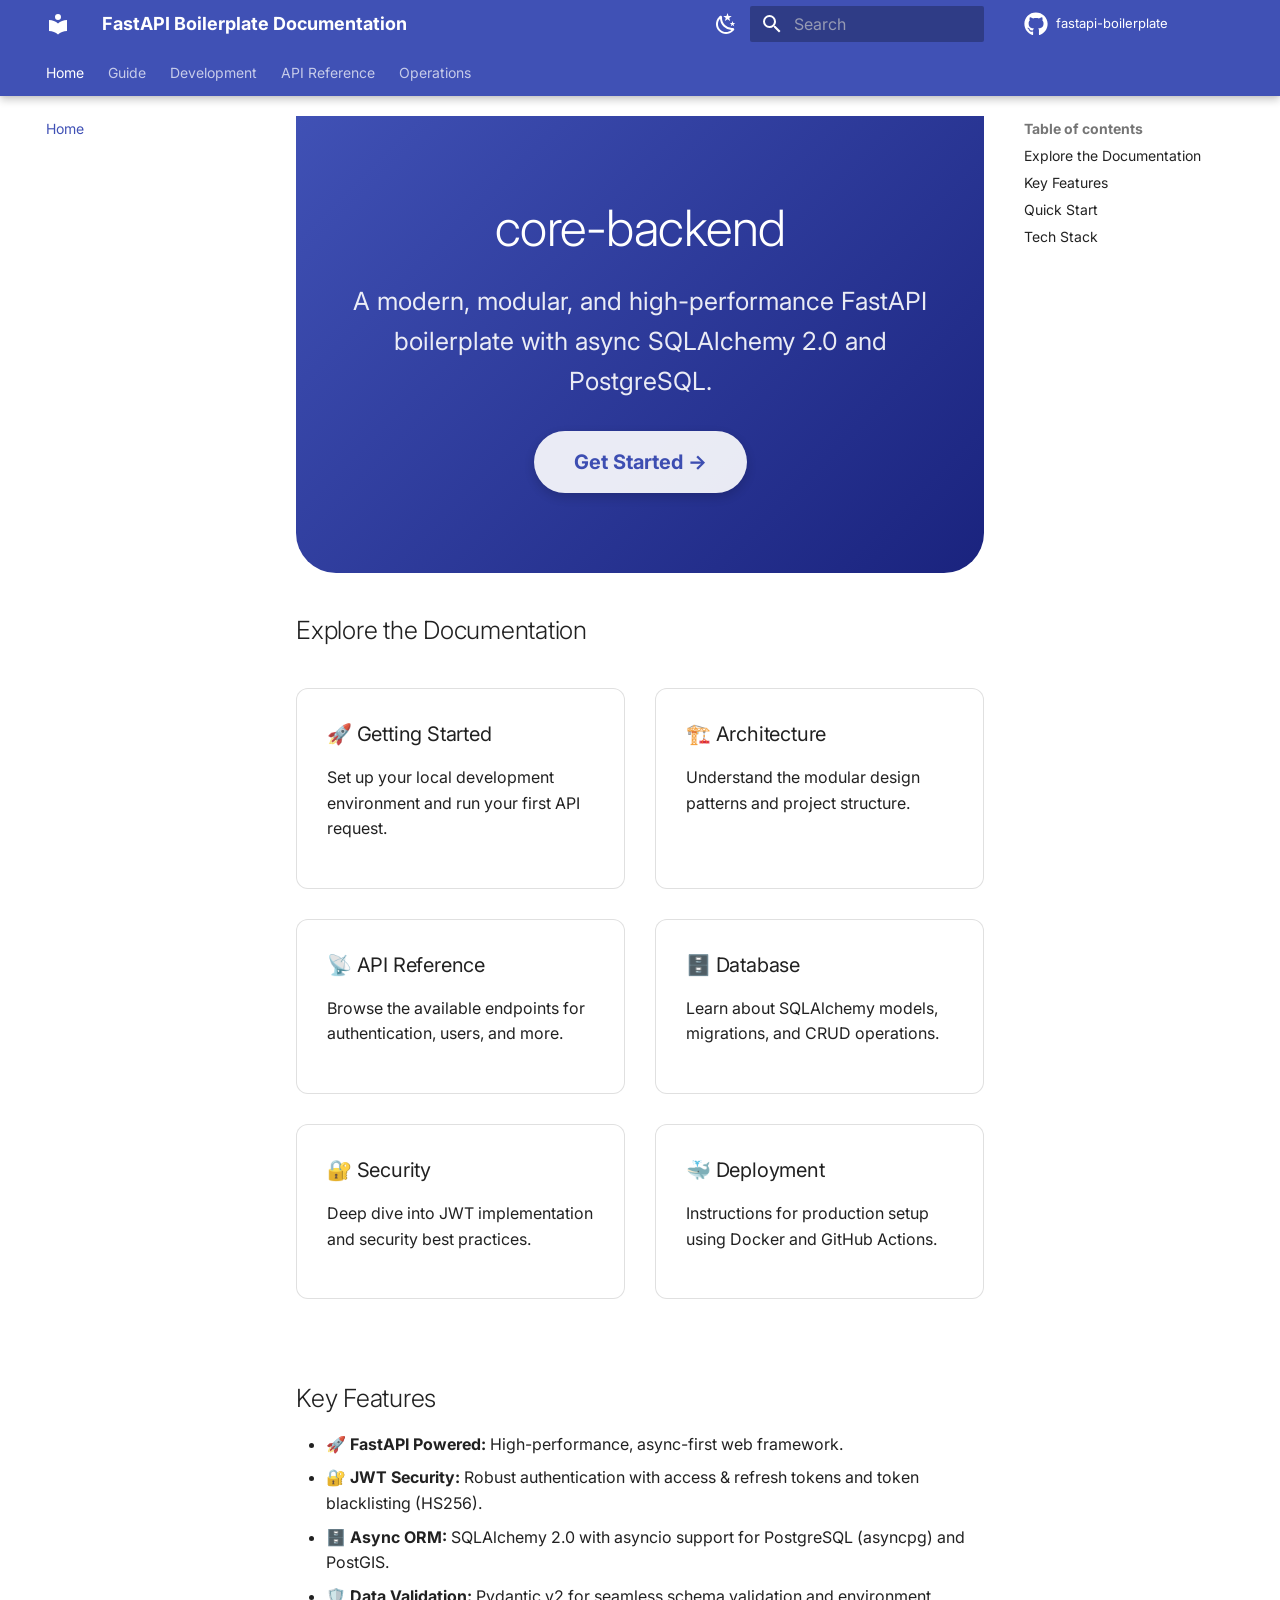
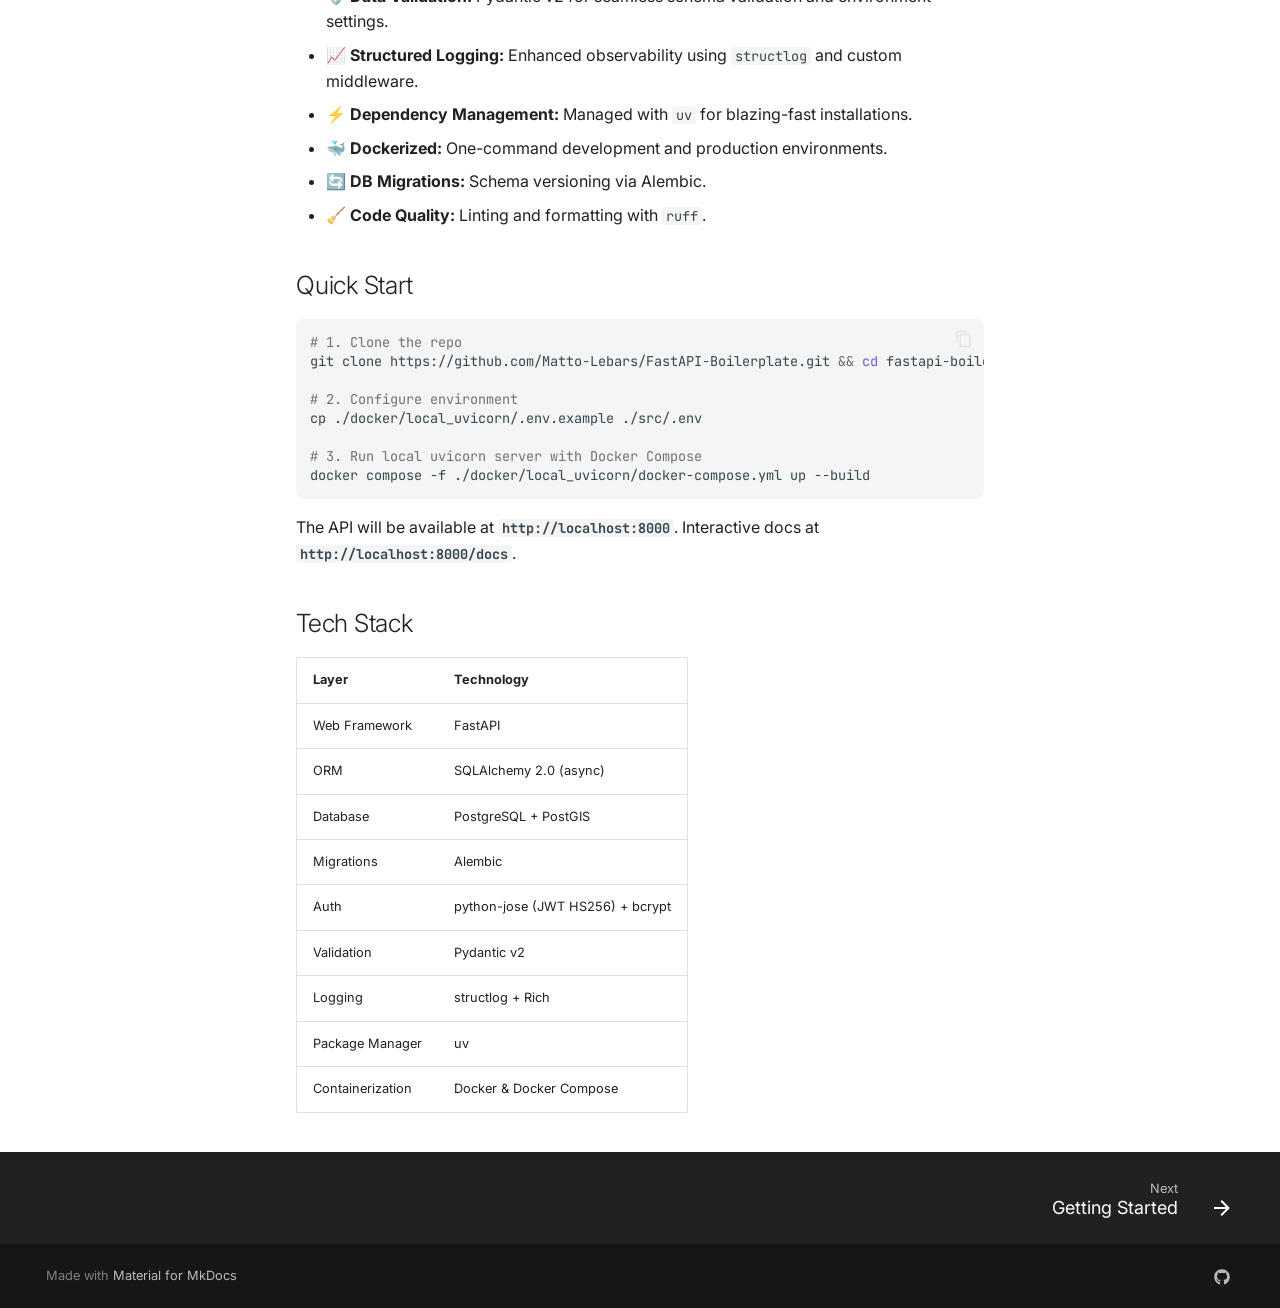
<file: index.html>
<!doctype html>
<html lang="en" class="no-js">
  <head>
    
      <meta charset="utf-8">
      <meta name="viewport" content="width=device-width,initial-scale=1">
      
        <meta name="description" content="A modern, modular, and high-performance FastAPI boilerplate with async SQLAlchemy 2.0 and PostgreSQL.">
      
      
        <meta name="author" content="Matteo Le Bars">
      
      
        <link rel="canonical" href="https://matto-lebars.github.io/core-backend/">
      
      
      
        <link rel="next" href="getting-started/">
      
      
        
      
      
      <link rel="icon" href="assets/images/favicon.png">
      <meta name="generator" content="mkdocs-1.6.1, mkdocs-material-9.7.4">
    
    
      
        <title>FastAPI Boilerplate Documentation</title>
      
    
    
      <link rel="stylesheet" href="assets/stylesheets/main.484c7ddc.min.css">
      
        
        <link rel="stylesheet" href="assets/stylesheets/palette.ab4e12ef.min.css">
      
      


    
    
      
    
    
      
        
        
        <link rel="preconnect" href="https://fonts.gstatic.com" crossorigin>
        <link rel="stylesheet" href="https://fonts.googleapis.com/css?family=Inter:300,300i,400,400i,700,700i%7CJetBrains+Mono:400,400i,700,700i&display=fallback">
        <style>:root{--md-text-font:"Inter";--md-code-font:"JetBrains Mono"}</style>
      
    
    
      <link rel="stylesheet" href="assets/css/custom.css">
    
    <script>__md_scope=new URL(".",location),__md_hash=e=>[...e].reduce(((e,_)=>(e<<5)-e+_.charCodeAt(0)),0),__md_get=(e,_=localStorage,t=__md_scope)=>JSON.parse(_.getItem(t.pathname+"."+e)),__md_set=(e,_,t=localStorage,a=__md_scope)=>{try{t.setItem(a.pathname+"."+e,JSON.stringify(_))}catch(e){}}</script>
    
      

    
    
  </head>
  
  
    
    
      
    
    
    
    
    <body dir="ltr" data-md-color-scheme="default" data-md-color-primary="indigo" data-md-color-accent="indigo">
  
    
    <input class="md-toggle" data-md-toggle="drawer" type="checkbox" id="__drawer" autocomplete="off">
    <input class="md-toggle" data-md-toggle="search" type="checkbox" id="__search" autocomplete="off">
    <label class="md-overlay" for="__drawer"></label>
    <div data-md-component="skip">
      
        
        <a href="#explore-the-documentation" class="md-skip">
          Skip to content
        </a>
      
    </div>
    <div data-md-component="announce">
      
    </div>
    
    
      

  

<header class="md-header md-header--shadow md-header--lifted" data-md-component="header">
  <nav class="md-header__inner md-grid" aria-label="Header">
    <a href="." title="FastAPI Boilerplate Documentation" class="md-header__button md-logo" aria-label="FastAPI Boilerplate Documentation" data-md-component="logo">
      
  
  <svg xmlns="http://www.w3.org/2000/svg" viewBox="0 0 24 24"><path d="M12 8a3 3 0 0 0 3-3 3 3 0 0 0-3-3 3 3 0 0 0-3 3 3 3 0 0 0 3 3m0 3.54C9.64 9.35 6.5 8 3 8v11c3.5 0 6.64 1.35 9 3.54 2.36-2.19 5.5-3.54 9-3.54V8c-3.5 0-6.64 1.35-9 3.54"/></svg>

    </a>
    <label class="md-header__button md-icon" for="__drawer">
      
      <svg xmlns="http://www.w3.org/2000/svg" viewBox="0 0 24 24"><path d="M3 6h18v2H3zm0 5h18v2H3zm0 5h18v2H3z"/></svg>
    </label>
    <div class="md-header__title" data-md-component="header-title">
      <div class="md-header__ellipsis">
        <div class="md-header__topic">
          <span class="md-ellipsis">
            FastAPI Boilerplate Documentation
          </span>
        </div>
        <div class="md-header__topic" data-md-component="header-topic">
          <span class="md-ellipsis">
            
              Home
            
          </span>
        </div>
      </div>
    </div>
    
      
        <form class="md-header__option" data-md-component="palette">
  
    
    
    
    <input class="md-option" data-md-color-media="(prefers-color-scheme: light)" data-md-color-scheme="default" data-md-color-primary="indigo" data-md-color-accent="indigo"  aria-label="Switch to dark mode"  type="radio" name="__palette" id="__palette_0">
    
      <label class="md-header__button md-icon" title="Switch to dark mode" for="__palette_1" hidden>
        <svg xmlns="http://www.w3.org/2000/svg" viewBox="0 0 24 24"><path d="m17.75 4.09-2.53 1.94.91 3.06-2.63-1.81-2.63 1.81.91-3.06-2.53-1.94L12.44 4l1.06-3 1.06 3zm3.5 6.91-1.64 1.25.59 1.98-1.7-1.17-1.7 1.17.59-1.98L15.75 11l2.06-.05L18.5 9l.69 1.95zm-2.28 4.95c.83-.08 1.72 1.1 1.19 1.85-.32.45-.66.87-1.08 1.27C15.17 23 8.84 23 4.94 19.07c-3.91-3.9-3.91-10.24 0-14.14.4-.4.82-.76 1.27-1.08.75-.53 1.93.36 1.85 1.19-.27 2.86.69 5.83 2.89 8.02a9.96 9.96 0 0 0 8.02 2.89m-1.64 2.02a12.08 12.08 0 0 1-7.8-3.47c-2.17-2.19-3.33-5-3.49-7.82-2.81 3.14-2.7 7.96.31 10.98 3.02 3.01 7.84 3.12 10.98.31"/></svg>
      </label>
    
  
    
    
    
    <input class="md-option" data-md-color-media="(prefers-color-scheme: dark)" data-md-color-scheme="slate" data-md-color-primary="indigo" data-md-color-accent="indigo"  aria-label="Switch to light mode"  type="radio" name="__palette" id="__palette_1">
    
      <label class="md-header__button md-icon" title="Switch to light mode" for="__palette_0" hidden>
        <svg xmlns="http://www.w3.org/2000/svg" viewBox="0 0 24 24"><path d="M12 7a5 5 0 0 1 5 5 5 5 0 0 1-5 5 5 5 0 0 1-5-5 5 5 0 0 1 5-5m0 2a3 3 0 0 0-3 3 3 3 0 0 0 3 3 3 3 0 0 0 3-3 3 3 0 0 0-3-3m0-7 2.39 3.42C13.65 5.15 12.84 5 12 5s-1.65.15-2.39.42zM3.34 7l4.16-.35A7.2 7.2 0 0 0 5.94 8.5c-.44.74-.69 1.5-.83 2.29zm.02 10 1.76-3.77a7.131 7.131 0 0 0 2.38 4.14zM20.65 7l-1.77 3.79a7.02 7.02 0 0 0-2.38-4.15zm-.01 10-4.14.36c.59-.51 1.12-1.14 1.54-1.86.42-.73.69-1.5.83-2.29zM12 22l-2.41-3.44c.74.27 1.55.44 2.41.44.82 0 1.63-.17 2.37-.44z"/></svg>
      </label>
    
  
</form>
      
    
    
      <script>var palette=__md_get("__palette");if(palette&&palette.color){if("(prefers-color-scheme)"===palette.color.media){var media=matchMedia("(prefers-color-scheme: light)"),input=document.querySelector(media.matches?"[data-md-color-media='(prefers-color-scheme: light)']":"[data-md-color-media='(prefers-color-scheme: dark)']");palette.color.media=input.getAttribute("data-md-color-media"),palette.color.scheme=input.getAttribute("data-md-color-scheme"),palette.color.primary=input.getAttribute("data-md-color-primary"),palette.color.accent=input.getAttribute("data-md-color-accent")}for(var[key,value]of Object.entries(palette.color))document.body.setAttribute("data-md-color-"+key,value)}</script>
    
    
    
      
      
        <label class="md-header__button md-icon" for="__search">
          
          <svg xmlns="http://www.w3.org/2000/svg" viewBox="0 0 24 24"><path d="M9.5 3A6.5 6.5 0 0 1 16 9.5c0 1.61-.59 3.09-1.56 4.23l.27.27h.79l5 5-1.5 1.5-5-5v-.79l-.27-.27A6.52 6.52 0 0 1 9.5 16 6.5 6.5 0 0 1 3 9.5 6.5 6.5 0 0 1 9.5 3m0 2C7 5 5 7 5 9.5S7 14 9.5 14 14 12 14 9.5 12 5 9.5 5"/></svg>
        </label>
        <div class="md-search" data-md-component="search" role="dialog">
  <label class="md-search__overlay" for="__search"></label>
  <div class="md-search__inner" role="search">
    <form class="md-search__form" name="search">
      <input type="text" class="md-search__input" name="query" aria-label="Search" placeholder="Search" autocapitalize="off" autocorrect="off" autocomplete="off" spellcheck="false" data-md-component="search-query" required>
      <label class="md-search__icon md-icon" for="__search">
        
        <svg xmlns="http://www.w3.org/2000/svg" viewBox="0 0 24 24"><path d="M9.5 3A6.5 6.5 0 0 1 16 9.5c0 1.61-.59 3.09-1.56 4.23l.27.27h.79l5 5-1.5 1.5-5-5v-.79l-.27-.27A6.52 6.52 0 0 1 9.5 16 6.5 6.5 0 0 1 3 9.5 6.5 6.5 0 0 1 9.5 3m0 2C7 5 5 7 5 9.5S7 14 9.5 14 14 12 14 9.5 12 5 9.5 5"/></svg>
        
        <svg xmlns="http://www.w3.org/2000/svg" viewBox="0 0 24 24"><path d="M20 11v2H8l5.5 5.5-1.42 1.42L4.16 12l7.92-7.92L13.5 5.5 8 11z"/></svg>
      </label>
      <nav class="md-search__options" aria-label="Search">
        
          <a href="javascript:void(0)" class="md-search__icon md-icon" title="Share" aria-label="Share" data-clipboard data-clipboard-text="" data-md-component="search-share" tabindex="-1">
            
            <svg xmlns="http://www.w3.org/2000/svg" viewBox="0 0 24 24"><path d="M18 16.08c-.76 0-1.44.3-1.96.77L8.91 12.7c.05-.23.09-.46.09-.7s-.04-.47-.09-.7l7.05-4.11c.54.5 1.25.81 2.04.81a3 3 0 0 0 3-3 3 3 0 0 0-3-3 3 3 0 0 0-3 3c0 .24.04.47.09.7L8.04 9.81C7.5 9.31 6.79 9 6 9a3 3 0 0 0-3 3 3 3 0 0 0 3 3c.79 0 1.5-.31 2.04-.81l7.12 4.15c-.05.21-.08.43-.08.66 0 1.61 1.31 2.91 2.92 2.91s2.92-1.3 2.92-2.91A2.92 2.92 0 0 0 18 16.08"/></svg>
          </a>
        
        <button type="reset" class="md-search__icon md-icon" title="Clear" aria-label="Clear" tabindex="-1">
          
          <svg xmlns="http://www.w3.org/2000/svg" viewBox="0 0 24 24"><path d="M19 6.41 17.59 5 12 10.59 6.41 5 5 6.41 10.59 12 5 17.59 6.41 19 12 13.41 17.59 19 19 17.59 13.41 12z"/></svg>
        </button>
      </nav>
      
        <div class="md-search__suggest" data-md-component="search-suggest"></div>
      
    </form>
    <div class="md-search__output">
      <div class="md-search__scrollwrap" tabindex="0" data-md-scrollfix>
        <div class="md-search-result" data-md-component="search-result">
          <div class="md-search-result__meta">
            Initializing search
          </div>
          <ol class="md-search-result__list" role="presentation"></ol>
        </div>
      </div>
    </div>
  </div>
</div>
      
    
    
      <div class="md-header__source">
        <a href="https://github.com/matto-lebars/fastapi-boilerplate" title="Go to repository" class="md-source" data-md-component="source">
  <div class="md-source__icon md-icon">
    
    <svg xmlns="http://www.w3.org/2000/svg" viewBox="0 0 512 512"><!--! Font Awesome Free 7.1.0 by @fontawesome - https://fontawesome.com License - https://fontawesome.com/license/free (Icons: CC BY 4.0, Fonts: SIL OFL 1.1, Code: MIT License) Copyright 2025 Fonticons, Inc.--><path d="M173.9 397.4c0 2-2.3 3.6-5.2 3.6-3.3.3-5.6-1.3-5.6-3.6 0-2 2.3-3.6 5.2-3.6 3-.3 5.6 1.3 5.6 3.6m-31.1-4.5c-.7 2 1.3 4.3 4.3 4.9 2.6 1 5.6 0 6.2-2s-1.3-4.3-4.3-5.2c-2.6-.7-5.5.3-6.2 2.3m44.2-1.7c-2.9.7-4.9 2.6-4.6 4.9.3 2 2.9 3.3 5.9 2.6 2.9-.7 4.9-2.6 4.6-4.6-.3-1.9-3-3.2-5.9-2.9M252.8 8C114.1 8 8 113.3 8 252c0 110.9 69.8 205.8 169.5 239.2 12.8 2.3 17.3-5.6 17.3-12.1 0-6.2-.3-40.4-.3-61.4 0 0-70 15-84.7-29.8 0 0-11.4-29.1-27.8-36.6 0 0-22.9-15.7 1.6-15.4 0 0 24.9 2 38.6 25.8 21.9 38.6 58.6 27.5 72.9 20.9 2.3-16 8.8-27.1 16-33.7-55.9-6.2-112.3-14.3-112.3-110.5 0-27.5 7.6-41.3 23.6-58.9-2.6-6.5-11.1-33.3 2.6-67.9 20.9-6.5 69 27 69 27 20-5.6 41.5-8.5 62.8-8.5s42.8 2.9 62.8 8.5c0 0 48.1-33.6 69-27 13.7 34.7 5.2 61.4 2.6 67.9 16 17.7 25.8 31.5 25.8 58.9 0 96.5-58.9 104.2-114.8 110.5 9.2 7.9 17 22.9 17 46.4 0 33.7-.3 75.4-.3 83.6 0 6.5 4.6 14.4 17.3 12.1C436.2 457.8 504 362.9 504 252 504 113.3 391.5 8 252.8 8M105.2 352.9c-1.3 1-1 3.3.7 5.2 1.6 1.6 3.9 2.3 5.2 1 1.3-1 1-3.3-.7-5.2-1.6-1.6-3.9-2.3-5.2-1m-10.8-8.1c-.7 1.3.3 2.9 2.3 3.9 1.6 1 3.6.7 4.3-.7.7-1.3-.3-2.9-2.3-3.9-2-.6-3.6-.3-4.3.7m32.4 35.6c-1.6 1.3-1 4.3 1.3 6.2 2.3 2.3 5.2 2.6 6.5 1 1.3-1.3.7-4.3-1.3-6.2-2.2-2.3-5.2-2.6-6.5-1m-11.4-14.7c-1.6 1-1.6 3.6 0 5.9s4.3 3.3 5.6 2.3c1.6-1.3 1.6-3.9 0-6.2-1.4-2.3-4-3.3-5.6-2"/></svg>
  </div>
  <div class="md-source__repository">
    fastapi-boilerplate
  </div>
</a>
      </div>
    
  </nav>
  
    
      
<nav class="md-tabs" aria-label="Tabs" data-md-component="tabs">
  <div class="md-grid">
    <ul class="md-tabs__list">
      
        
  
  
  
    
  
  
    <li class="md-tabs__item md-tabs__item--active">
      <a href="." class="md-tabs__link">
        
  
  
    
  
  Home

      </a>
    </li>
  

      
        
  
  
  
  
    
    
      <li class="md-tabs__item">
        <a href="getting-started/" class="md-tabs__link">
          
  
  
    
  
  Guide

        </a>
      </li>
    
  

      
        
  
  
  
  
    
    
      <li class="md-tabs__item">
        <a href="development/workflow/" class="md-tabs__link">
          
  
  
    
  
  Development

        </a>
      </li>
    
  

      
        
  
  
  
  
    
    
      <li class="md-tabs__item">
        <a href="api/v1/" class="md-tabs__link">
          
  
  
    
  
  API Reference

        </a>
      </li>
    
  

      
        
  
  
  
  
    
    
      <li class="md-tabs__item">
        <a href="operations/deployment/" class="md-tabs__link">
          
  
  
    
  
  Operations

        </a>
      </li>
    
  

      
    </ul>
  </div>
</nav>
    
  
</header>
    
    <div class="md-container" data-md-component="container">
      
      
        
      
      <main class="md-main" data-md-component="main">
        <div class="md-main__inner md-grid">
          
            
              
              <div class="md-sidebar md-sidebar--primary" data-md-component="sidebar" data-md-type="navigation" >
                <div class="md-sidebar__scrollwrap">
                  <div class="md-sidebar__inner">
                    


  


<nav class="md-nav md-nav--primary md-nav--lifted" aria-label="Navigation" data-md-level="0">
  <label class="md-nav__title" for="__drawer">
    <a href="." title="FastAPI Boilerplate Documentation" class="md-nav__button md-logo" aria-label="FastAPI Boilerplate Documentation" data-md-component="logo">
      
  
  <svg xmlns="http://www.w3.org/2000/svg" viewBox="0 0 24 24"><path d="M12 8a3 3 0 0 0 3-3 3 3 0 0 0-3-3 3 3 0 0 0-3 3 3 3 0 0 0 3 3m0 3.54C9.64 9.35 6.5 8 3 8v11c3.5 0 6.64 1.35 9 3.54 2.36-2.19 5.5-3.54 9-3.54V8c-3.5 0-6.64 1.35-9 3.54"/></svg>

    </a>
    FastAPI Boilerplate Documentation
  </label>
  
    <div class="md-nav__source">
      <a href="https://github.com/matto-lebars/fastapi-boilerplate" title="Go to repository" class="md-source" data-md-component="source">
  <div class="md-source__icon md-icon">
    
    <svg xmlns="http://www.w3.org/2000/svg" viewBox="0 0 512 512"><!--! Font Awesome Free 7.1.0 by @fontawesome - https://fontawesome.com License - https://fontawesome.com/license/free (Icons: CC BY 4.0, Fonts: SIL OFL 1.1, Code: MIT License) Copyright 2025 Fonticons, Inc.--><path d="M173.9 397.4c0 2-2.3 3.6-5.2 3.6-3.3.3-5.6-1.3-5.6-3.6 0-2 2.3-3.6 5.2-3.6 3-.3 5.6 1.3 5.6 3.6m-31.1-4.5c-.7 2 1.3 4.3 4.3 4.9 2.6 1 5.6 0 6.2-2s-1.3-4.3-4.3-5.2c-2.6-.7-5.5.3-6.2 2.3m44.2-1.7c-2.9.7-4.9 2.6-4.6 4.9.3 2 2.9 3.3 5.9 2.6 2.9-.7 4.9-2.6 4.6-4.6-.3-1.9-3-3.2-5.9-2.9M252.8 8C114.1 8 8 113.3 8 252c0 110.9 69.8 205.8 169.5 239.2 12.8 2.3 17.3-5.6 17.3-12.1 0-6.2-.3-40.4-.3-61.4 0 0-70 15-84.7-29.8 0 0-11.4-29.1-27.8-36.6 0 0-22.9-15.7 1.6-15.4 0 0 24.9 2 38.6 25.8 21.9 38.6 58.6 27.5 72.9 20.9 2.3-16 8.8-27.1 16-33.7-55.9-6.2-112.3-14.3-112.3-110.5 0-27.5 7.6-41.3 23.6-58.9-2.6-6.5-11.1-33.3 2.6-67.9 20.9-6.5 69 27 69 27 20-5.6 41.5-8.5 62.8-8.5s42.8 2.9 62.8 8.5c0 0 48.1-33.6 69-27 13.7 34.7 5.2 61.4 2.6 67.9 16 17.7 25.8 31.5 25.8 58.9 0 96.5-58.9 104.2-114.8 110.5 9.2 7.9 17 22.9 17 46.4 0 33.7-.3 75.4-.3 83.6 0 6.5 4.6 14.4 17.3 12.1C436.2 457.8 504 362.9 504 252 504 113.3 391.5 8 252.8 8M105.2 352.9c-1.3 1-1 3.3.7 5.2 1.6 1.6 3.9 2.3 5.2 1 1.3-1 1-3.3-.7-5.2-1.6-1.6-3.9-2.3-5.2-1m-10.8-8.1c-.7 1.3.3 2.9 2.3 3.9 1.6 1 3.6.7 4.3-.7.7-1.3-.3-2.9-2.3-3.9-2-.6-3.6-.3-4.3.7m32.4 35.6c-1.6 1.3-1 4.3 1.3 6.2 2.3 2.3 5.2 2.6 6.5 1 1.3-1.3.7-4.3-1.3-6.2-2.2-2.3-5.2-2.6-6.5-1m-11.4-14.7c-1.6 1-1.6 3.6 0 5.9s4.3 3.3 5.6 2.3c1.6-1.3 1.6-3.9 0-6.2-1.4-2.3-4-3.3-5.6-2"/></svg>
  </div>
  <div class="md-source__repository">
    fastapi-boilerplate
  </div>
</a>
    </div>
  
  <ul class="md-nav__list" data-md-scrollfix>
    
      
      
  
  
    
  
  
  
    <li class="md-nav__item md-nav__item--active">
      
      <input class="md-nav__toggle md-toggle" type="checkbox" id="__toc">
      
      
      
        <label class="md-nav__link md-nav__link--active" for="__toc">
          
  
  
  <span class="md-ellipsis">
    
  
    Home
  

    
  </span>
  
  

          <span class="md-nav__icon md-icon"></span>
        </label>
      
      <a href="." class="md-nav__link md-nav__link--active">
        
  
  
  <span class="md-ellipsis">
    
  
    Home
  

    
  </span>
  
  

      </a>
      
        

<nav class="md-nav md-nav--secondary" aria-label="Table of contents">
  
  
  
  
    <label class="md-nav__title" for="__toc">
      <span class="md-nav__icon md-icon"></span>
      Table of contents
    </label>
    <ul class="md-nav__list" data-md-component="toc" data-md-scrollfix>
      
        <li class="md-nav__item">
  <a href="#explore-the-documentation" class="md-nav__link">
    <span class="md-ellipsis">
      
        Explore the Documentation
      
    </span>
  </a>
  
</li>
      
        <li class="md-nav__item">
  <a href="#key-features" class="md-nav__link">
    <span class="md-ellipsis">
      
        Key Features
      
    </span>
  </a>
  
</li>
      
        <li class="md-nav__item">
  <a href="#quick-start" class="md-nav__link">
    <span class="md-ellipsis">
      
        Quick Start
      
    </span>
  </a>
  
</li>
      
        <li class="md-nav__item">
  <a href="#tech-stack" class="md-nav__link">
    <span class="md-ellipsis">
      
        Tech Stack
      
    </span>
  </a>
  
</li>
      
    </ul>
  
</nav>
      
    </li>
  

    
      
      
  
  
  
  
    
    
      
        
      
        
      
    
    
    
      
      
        
      
    
    
    <li class="md-nav__item md-nav__item--nested">
      
        
        
          
        
        <input class="md-nav__toggle md-toggle md-toggle--indeterminate" type="checkbox" id="__nav_2" >
        
          
          <label class="md-nav__link" for="__nav_2" id="__nav_2_label" tabindex="0">
            
  
  
  <span class="md-ellipsis">
    
  
    Guide
  

    
  </span>
  
  

            <span class="md-nav__icon md-icon"></span>
          </label>
        
        <nav class="md-nav" data-md-level="1" aria-labelledby="__nav_2_label" aria-expanded="false">
          <label class="md-nav__title" for="__nav_2">
            <span class="md-nav__icon md-icon"></span>
            
  
    Guide
  

          </label>
          <ul class="md-nav__list" data-md-scrollfix>
            
              
                
  
  
  
  
    <li class="md-nav__item">
      <a href="getting-started/" class="md-nav__link">
        
  
  
  <span class="md-ellipsis">
    
  
    Getting Started
  

    
  </span>
  
  

      </a>
    </li>
  

              
            
              
                
  
  
  
  
    <li class="md-nav__item">
      <a href="architecture/" class="md-nav__link">
        
  
  
  <span class="md-ellipsis">
    
  
    Architecture
  

    
  </span>
  
  

      </a>
    </li>
  

              
            
          </ul>
        </nav>
      
    </li>
  

    
      
      
  
  
  
  
    
    
      
        
      
        
      
        
      
        
      
    
    
    
      
      
        
      
    
    
    <li class="md-nav__item md-nav__item--nested">
      
        
        
          
        
        <input class="md-nav__toggle md-toggle md-toggle--indeterminate" type="checkbox" id="__nav_3" >
        
          
          <label class="md-nav__link" for="__nav_3" id="__nav_3_label" tabindex="0">
            
  
  
  <span class="md-ellipsis">
    
  
    Development
  

    
  </span>
  
  

            <span class="md-nav__icon md-icon"></span>
          </label>
        
        <nav class="md-nav" data-md-level="1" aria-labelledby="__nav_3_label" aria-expanded="false">
          <label class="md-nav__title" for="__nav_3">
            <span class="md-nav__icon md-icon"></span>
            
  
    Development
  

          </label>
          <ul class="md-nav__list" data-md-scrollfix>
            
              
                
  
  
  
  
    <li class="md-nav__item">
      <a href="development/workflow/" class="md-nav__link">
        
  
  
  <span class="md-ellipsis">
    
  
    Workflow
  

    
  </span>
  
  

      </a>
    </li>
  

              
            
              
                
  
  
  
  
    <li class="md-nav__item">
      <a href="development/database/" class="md-nav__link">
        
  
  
  <span class="md-ellipsis">
    
  
    Database & Migrations
  

    
  </span>
  
  

      </a>
    </li>
  

              
            
              
                
  
  
  
  
    <li class="md-nav__item">
      <a href="development/security/" class="md-nav__link">
        
  
  
  <span class="md-ellipsis">
    
  
    Security & Auth
  

    
  </span>
  
  

      </a>
    </li>
  

              
            
              
                
  
  
  
  
    <li class="md-nav__item">
      <a href="development/configuration/" class="md-nav__link">
        
  
  
  <span class="md-ellipsis">
    
  
    Configuration
  

    
  </span>
  
  

      </a>
    </li>
  

              
            
          </ul>
        </nav>
      
    </li>
  

    
      
      
  
  
  
  
    
    
      
        
      
    
    
    
      
      
        
      
    
    
    <li class="md-nav__item md-nav__item--nested">
      
        
        
          
        
        <input class="md-nav__toggle md-toggle md-toggle--indeterminate" type="checkbox" id="__nav_4" >
        
          
          <label class="md-nav__link" for="__nav_4" id="__nav_4_label" tabindex="0">
            
  
  
  <span class="md-ellipsis">
    
  
    API Reference
  

    
  </span>
  
  

            <span class="md-nav__icon md-icon"></span>
          </label>
        
        <nav class="md-nav" data-md-level="1" aria-labelledby="__nav_4_label" aria-expanded="false">
          <label class="md-nav__title" for="__nav_4">
            <span class="md-nav__icon md-icon"></span>
            
  
    API Reference
  

          </label>
          <ul class="md-nav__list" data-md-scrollfix>
            
              
                
  
  
  
  
    <li class="md-nav__item">
      <a href="api/v1/" class="md-nav__link">
        
  
  
  <span class="md-ellipsis">
    
  
    v1 Endpoints
  

    
  </span>
  
  

      </a>
    </li>
  

              
            
          </ul>
        </nav>
      
    </li>
  

    
      
      
  
  
  
  
    
    
      
        
      
    
    
    
      
      
        
      
    
    
    <li class="md-nav__item md-nav__item--nested">
      
        
        
          
        
        <input class="md-nav__toggle md-toggle md-toggle--indeterminate" type="checkbox" id="__nav_5" >
        
          
          <label class="md-nav__link" for="__nav_5" id="__nav_5_label" tabindex="0">
            
  
  
  <span class="md-ellipsis">
    
  
    Operations
  

    
  </span>
  
  

            <span class="md-nav__icon md-icon"></span>
          </label>
        
        <nav class="md-nav" data-md-level="1" aria-labelledby="__nav_5_label" aria-expanded="false">
          <label class="md-nav__title" for="__nav_5">
            <span class="md-nav__icon md-icon"></span>
            
  
    Operations
  

          </label>
          <ul class="md-nav__list" data-md-scrollfix>
            
              
                
  
  
  
  
    <li class="md-nav__item">
      <a href="operations/deployment/" class="md-nav__link">
        
  
  
  <span class="md-ellipsis">
    
  
    Deployment
  

    
  </span>
  
  

      </a>
    </li>
  

              
            
          </ul>
        </nav>
      
    </li>
  

    
  </ul>
</nav>
                  </div>
                </div>
              </div>
            
            
              
              <div class="md-sidebar md-sidebar--secondary" data-md-component="sidebar" data-md-type="toc" >
                <div class="md-sidebar__scrollwrap">
                  <div class="md-sidebar__inner">
                    

<nav class="md-nav md-nav--secondary" aria-label="Table of contents">
  
  
  
  
    <label class="md-nav__title" for="__toc">
      <span class="md-nav__icon md-icon"></span>
      Table of contents
    </label>
    <ul class="md-nav__list" data-md-component="toc" data-md-scrollfix>
      
        <li class="md-nav__item">
  <a href="#explore-the-documentation" class="md-nav__link">
    <span class="md-ellipsis">
      
        Explore the Documentation
      
    </span>
  </a>
  
</li>
      
        <li class="md-nav__item">
  <a href="#key-features" class="md-nav__link">
    <span class="md-ellipsis">
      
        Key Features
      
    </span>
  </a>
  
</li>
      
        <li class="md-nav__item">
  <a href="#quick-start" class="md-nav__link">
    <span class="md-ellipsis">
      
        Quick Start
      
    </span>
  </a>
  
</li>
      
        <li class="md-nav__item">
  <a href="#tech-stack" class="md-nav__link">
    <span class="md-ellipsis">
      
        Tech Stack
      
    </span>
  </a>
  
</li>
      
    </ul>
  
</nav>
                  </div>
                </div>
              </div>
            
          
          
            <div class="md-content" data-md-component="content">
              
              <article class="md-content__inner md-typeset">
                
                  


  
  


<div class="hero-wrapper">
  <h1>core-backend</h1>
  <p>A modern, modular, and high-performance FastAPI boilerplate with async SQLAlchemy 2.0 and PostgreSQL.</p>
  <p>
    <a href="getting-started/" class="hero-btn">Get Started →</a>
  </p>
</div>

<h2 id="explore-the-documentation">Explore the Documentation<a class="headerlink" href="#explore-the-documentation" title="Permanent link">&para;</a></h2>
<div class="docs-grid">
  <a href="getting-started/" class="docs-card">
    <h3>🚀 Getting Started</h3>
    <p>Set up your local development environment and run your first API request.</p>
  </a>
  <a href="architecture/" class="docs-card">
    <h3>🏗️ Architecture</h3>
    <p>Understand the modular design patterns and project structure.</p>
  </a>
  <a href="api/v1/" class="docs-card">
    <h3>📡 API Reference</h3>
    <p>Browse the available endpoints for authentication, users, and more.</p>
  </a>
  <a href="development/database/" class="docs-card">
    <h3>🗄️ Database</h3>
    <p>Learn about SQLAlchemy models, migrations, and CRUD operations.</p>
  </a>
  <a href="development/security/" class="docs-card">
    <h3>🔐 Security</h3>
    <p>Deep dive into JWT implementation and security best practices.</p>
  </a>
  <a href="operations/deployment/" class="docs-card">
    <h3>🐳 Deployment</h3>
    <p>Instructions for production setup using Docker and GitHub Actions.</p>
  </a>
</div>

<p><br></p>
<h2 id="key-features">Key Features<a class="headerlink" href="#key-features" title="Permanent link">&para;</a></h2>
<ul>
<li><strong>🚀 FastAPI Powered:</strong> High-performance, async-first web framework.</li>
<li><strong>🔐 JWT Security:</strong> Robust authentication with access &amp; refresh tokens and token blacklisting (HS256).</li>
<li><strong>🗄️ Async ORM:</strong> SQLAlchemy 2.0 with asyncio support for PostgreSQL (asyncpg) and PostGIS.</li>
<li><strong>🛡️ Data Validation:</strong> Pydantic v2 for seamless schema validation and environment settings.</li>
<li><strong>📈 Structured Logging:</strong> Enhanced observability using <code>structlog</code> and custom middleware.</li>
<li><strong>⚡ Dependency Management:</strong> Managed with <code>uv</code> for blazing-fast installations.</li>
<li><strong>🐳 Dockerized:</strong> One-command development and production environments.</li>
<li><strong>🔄 DB Migrations:</strong> Schema versioning via Alembic.</li>
<li><strong>🧹 Code Quality:</strong> Linting and formatting with <code>ruff</code>.</li>
</ul>
<h2 id="quick-start">Quick Start<a class="headerlink" href="#quick-start" title="Permanent link">&para;</a></h2>
<div class="language-bash highlight"><pre><span></span><code><span id="__span-0-1"><a id="__codelineno-0-1" name="__codelineno-0-1" href="#__codelineno-0-1"></a><span class="c1"># 1. Clone the repo</span>
</span><span id="__span-0-2"><a id="__codelineno-0-2" name="__codelineno-0-2" href="#__codelineno-0-2"></a>git<span class="w"> </span>clone<span class="w"> </span>https://github.com/Matto-Lebars/FastAPI-Boilerplate.git<span class="w"> </span><span class="o">&amp;&amp;</span><span class="w"> </span><span class="nb">cd</span><span class="w"> </span>fastapi-boilerplate
</span><span id="__span-0-3"><a id="__codelineno-0-3" name="__codelineno-0-3" href="#__codelineno-0-3"></a>
</span><span id="__span-0-4"><a id="__codelineno-0-4" name="__codelineno-0-4" href="#__codelineno-0-4"></a><span class="c1"># 2. Configure environment</span>
</span><span id="__span-0-5"><a id="__codelineno-0-5" name="__codelineno-0-5" href="#__codelineno-0-5"></a>cp<span class="w"> </span>./docker/local_uvicorn/.env.example<span class="w"> </span>./src/.env
</span><span id="__span-0-6"><a id="__codelineno-0-6" name="__codelineno-0-6" href="#__codelineno-0-6"></a>
</span><span id="__span-0-7"><a id="__codelineno-0-7" name="__codelineno-0-7" href="#__codelineno-0-7"></a><span class="c1"># 3. Run local uvicorn server with Docker Compose</span>
</span><span id="__span-0-8"><a id="__codelineno-0-8" name="__codelineno-0-8" href="#__codelineno-0-8"></a>docker<span class="w"> </span>compose<span class="w"> </span>-f<span class="w"> </span>./docker/local_uvicorn/docker-compose.yml<span class="w"> </span>up<span class="w"> </span>--build
</span></code></pre></div>
<p>The API will be available at <strong><code>http://localhost:8000</code></strong>.
Interactive docs at <strong><code>http://localhost:8000/docs</code></strong>.</p>
<h2 id="tech-stack">Tech Stack<a class="headerlink" href="#tech-stack" title="Permanent link">&para;</a></h2>
<table>
<thead>
<tr>
<th>Layer</th>
<th>Technology</th>
</tr>
</thead>
<tbody>
<tr>
<td>Web Framework</td>
<td>FastAPI</td>
</tr>
<tr>
<td>ORM</td>
<td>SQLAlchemy 2.0 (async)</td>
</tr>
<tr>
<td>Database</td>
<td>PostgreSQL + PostGIS</td>
</tr>
<tr>
<td>Migrations</td>
<td>Alembic</td>
</tr>
<tr>
<td>Auth</td>
<td>python-jose (JWT HS256) + bcrypt</td>
</tr>
<tr>
<td>Validation</td>
<td>Pydantic v2</td>
</tr>
<tr>
<td>Logging</td>
<td>structlog + Rich</td>
</tr>
<tr>
<td>Package Manager</td>
<td>uv</td>
</tr>
<tr>
<td>Containerization</td>
<td>Docker &amp; Docker Compose</td>
</tr>
</tbody>
</table>












                
              </article>
            </div>
          
          
  <script>var tabs=__md_get("__tabs");if(Array.isArray(tabs))e:for(var set of document.querySelectorAll(".tabbed-set")){var labels=set.querySelector(".tabbed-labels");for(var tab of tabs)for(var label of labels.getElementsByTagName("label"))if(label.innerText.trim()===tab){var input=document.getElementById(label.htmlFor);input.checked=!0;continue e}}</script>

<script>var target=document.getElementById(location.hash.slice(1));target&&target.name&&(target.checked=target.name.startsWith("__tabbed_"))</script>
        </div>
        
          <button type="button" class="md-top md-icon" data-md-component="top" hidden>
  
  <svg xmlns="http://www.w3.org/2000/svg" viewBox="0 0 24 24"><path d="M13 20h-2V8l-5.5 5.5-1.42-1.42L12 4.16l7.92 7.92-1.42 1.42L13 8z"/></svg>
  Back to top
</button>
        
      </main>
      
        <footer class="md-footer">
  
    
      
      <nav class="md-footer__inner md-grid" aria-label="Footer" >
        
        
          
          <a href="getting-started/" class="md-footer__link md-footer__link--next" aria-label="Next: Getting Started">
            <div class="md-footer__title">
              <span class="md-footer__direction">
                Next
              </span>
              <div class="md-ellipsis">
                Getting Started
              </div>
            </div>
            <div class="md-footer__button md-icon">
              
              <svg xmlns="http://www.w3.org/2000/svg" viewBox="0 0 24 24"><path d="M4 11v2h12l-5.5 5.5 1.42 1.42L19.84 12l-7.92-7.92L10.5 5.5 16 11z"/></svg>
            </div>
          </a>
        
      </nav>
    
  
  <div class="md-footer-meta md-typeset">
    <div class="md-footer-meta__inner md-grid">
      <div class="md-copyright">
  
  
    Made with
    <a href="https://squidfunk.github.io/mkdocs-material/" target="_blank" rel="noopener">
      Material for MkDocs
    </a>
  
</div>
      
        
<div class="md-social">
  
    
    
    
    
      
      
    
    <a href="https://github.com/<your-username>" target="_blank" rel="noopener" title="github.com" class="md-social__link">
      <svg xmlns="http://www.w3.org/2000/svg" viewBox="0 0 512 512"><!--! Font Awesome Free 7.1.0 by @fontawesome - https://fontawesome.com License - https://fontawesome.com/license/free (Icons: CC BY 4.0, Fonts: SIL OFL 1.1, Code: MIT License) Copyright 2025 Fonticons, Inc.--><path d="M173.9 397.4c0 2-2.3 3.6-5.2 3.6-3.3.3-5.6-1.3-5.6-3.6 0-2 2.3-3.6 5.2-3.6 3-.3 5.6 1.3 5.6 3.6m-31.1-4.5c-.7 2 1.3 4.3 4.3 4.9 2.6 1 5.6 0 6.2-2s-1.3-4.3-4.3-5.2c-2.6-.7-5.5.3-6.2 2.3m44.2-1.7c-2.9.7-4.9 2.6-4.6 4.9.3 2 2.9 3.3 5.9 2.6 2.9-.7 4.9-2.6 4.6-4.6-.3-1.9-3-3.2-5.9-2.9M252.8 8C114.1 8 8 113.3 8 252c0 110.9 69.8 205.8 169.5 239.2 12.8 2.3 17.3-5.6 17.3-12.1 0-6.2-.3-40.4-.3-61.4 0 0-70 15-84.7-29.8 0 0-11.4-29.1-27.8-36.6 0 0-22.9-15.7 1.6-15.4 0 0 24.9 2 38.6 25.8 21.9 38.6 58.6 27.5 72.9 20.9 2.3-16 8.8-27.1 16-33.7-55.9-6.2-112.3-14.3-112.3-110.5 0-27.5 7.6-41.3 23.6-58.9-2.6-6.5-11.1-33.3 2.6-67.9 20.9-6.5 69 27 69 27 20-5.6 41.5-8.5 62.8-8.5s42.8 2.9 62.8 8.5c0 0 48.1-33.6 69-27 13.7 34.7 5.2 61.4 2.6 67.9 16 17.7 25.8 31.5 25.8 58.9 0 96.5-58.9 104.2-114.8 110.5 9.2 7.9 17 22.9 17 46.4 0 33.7-.3 75.4-.3 83.6 0 6.5 4.6 14.4 17.3 12.1C436.2 457.8 504 362.9 504 252 504 113.3 391.5 8 252.8 8M105.2 352.9c-1.3 1-1 3.3.7 5.2 1.6 1.6 3.9 2.3 5.2 1 1.3-1 1-3.3-.7-5.2-1.6-1.6-3.9-2.3-5.2-1m-10.8-8.1c-.7 1.3.3 2.9 2.3 3.9 1.6 1 3.6.7 4.3-.7.7-1.3-.3-2.9-2.3-3.9-2-.6-3.6-.3-4.3.7m32.4 35.6c-1.6 1.3-1 4.3 1.3 6.2 2.3 2.3 5.2 2.6 6.5 1 1.3-1.3.7-4.3-1.3-6.2-2.2-2.3-5.2-2.6-6.5-1m-11.4-14.7c-1.6 1-1.6 3.6 0 5.9s4.3 3.3 5.6 2.3c1.6-1.3 1.6-3.9 0-6.2-1.4-2.3-4-3.3-5.6-2"/></svg>
    </a>
  
</div>
      
    </div>
  </div>
</footer>
      
    </div>
    <div class="md-dialog" data-md-component="dialog">
      <div class="md-dialog__inner md-typeset"></div>
    </div>
    
    
    
      
      
      <script id="__config" type="application/json">{"annotate": null, "base": ".", "features": ["navigation.tabs", "navigation.tabs.sticky", "navigation.sections", "navigation.expand", "navigation.top", "navigation.footer", "navigation.indexes", "search.highlight", "search.share", "search.suggest", "content.code.copy", "content.code.annotate", "content.tabs.link", "toc.follow"], "search": "assets/javascripts/workers/search.2c215733.min.js", "tags": null, "translations": {"clipboard.copied": "Copied to clipboard", "clipboard.copy": "Copy to clipboard", "search.result.more.one": "1 more on this page", "search.result.more.other": "# more on this page", "search.result.none": "No matching documents", "search.result.one": "1 matching document", "search.result.other": "# matching documents", "search.result.placeholder": "Type to start searching", "search.result.term.missing": "Missing", "select.version": "Select version"}, "version": null}</script>
    
    
      <script src="assets/javascripts/bundle.79ae519e.min.js"></script>
      
    
  </body>
</html>
</file>
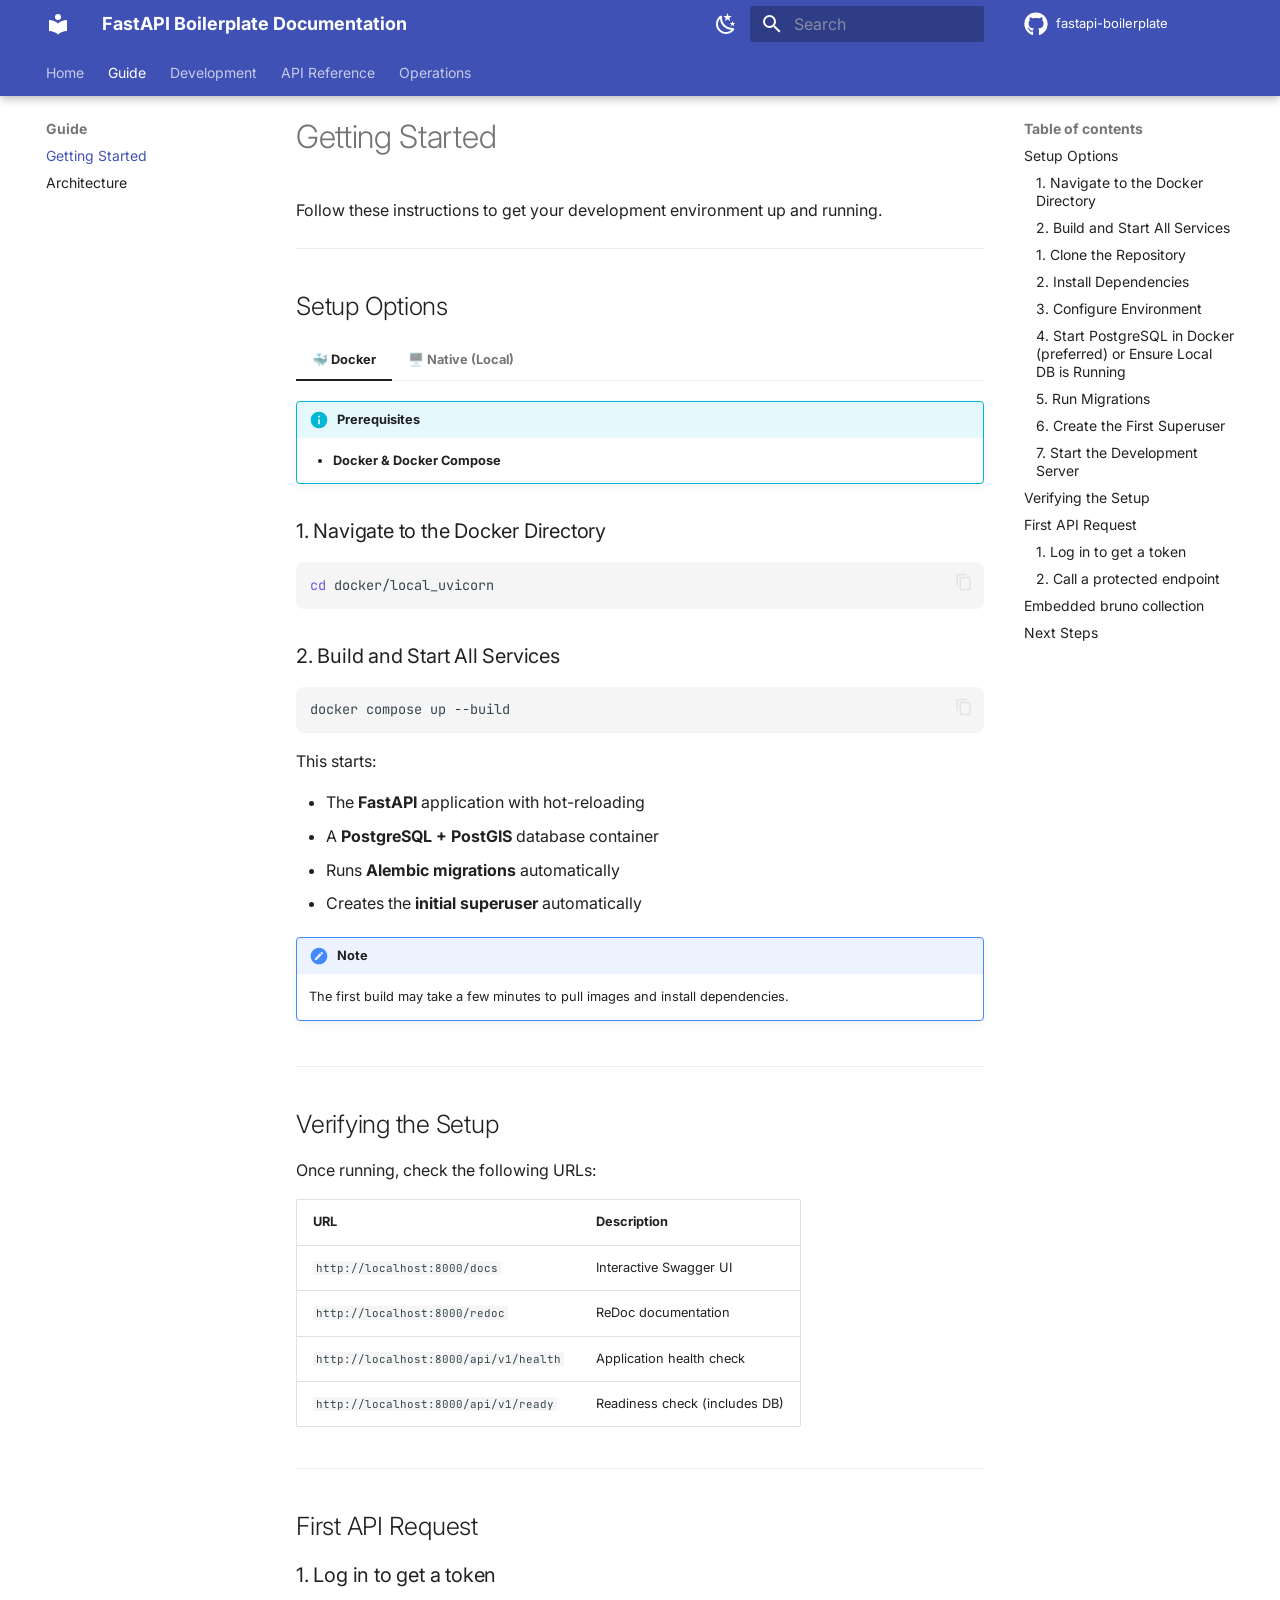
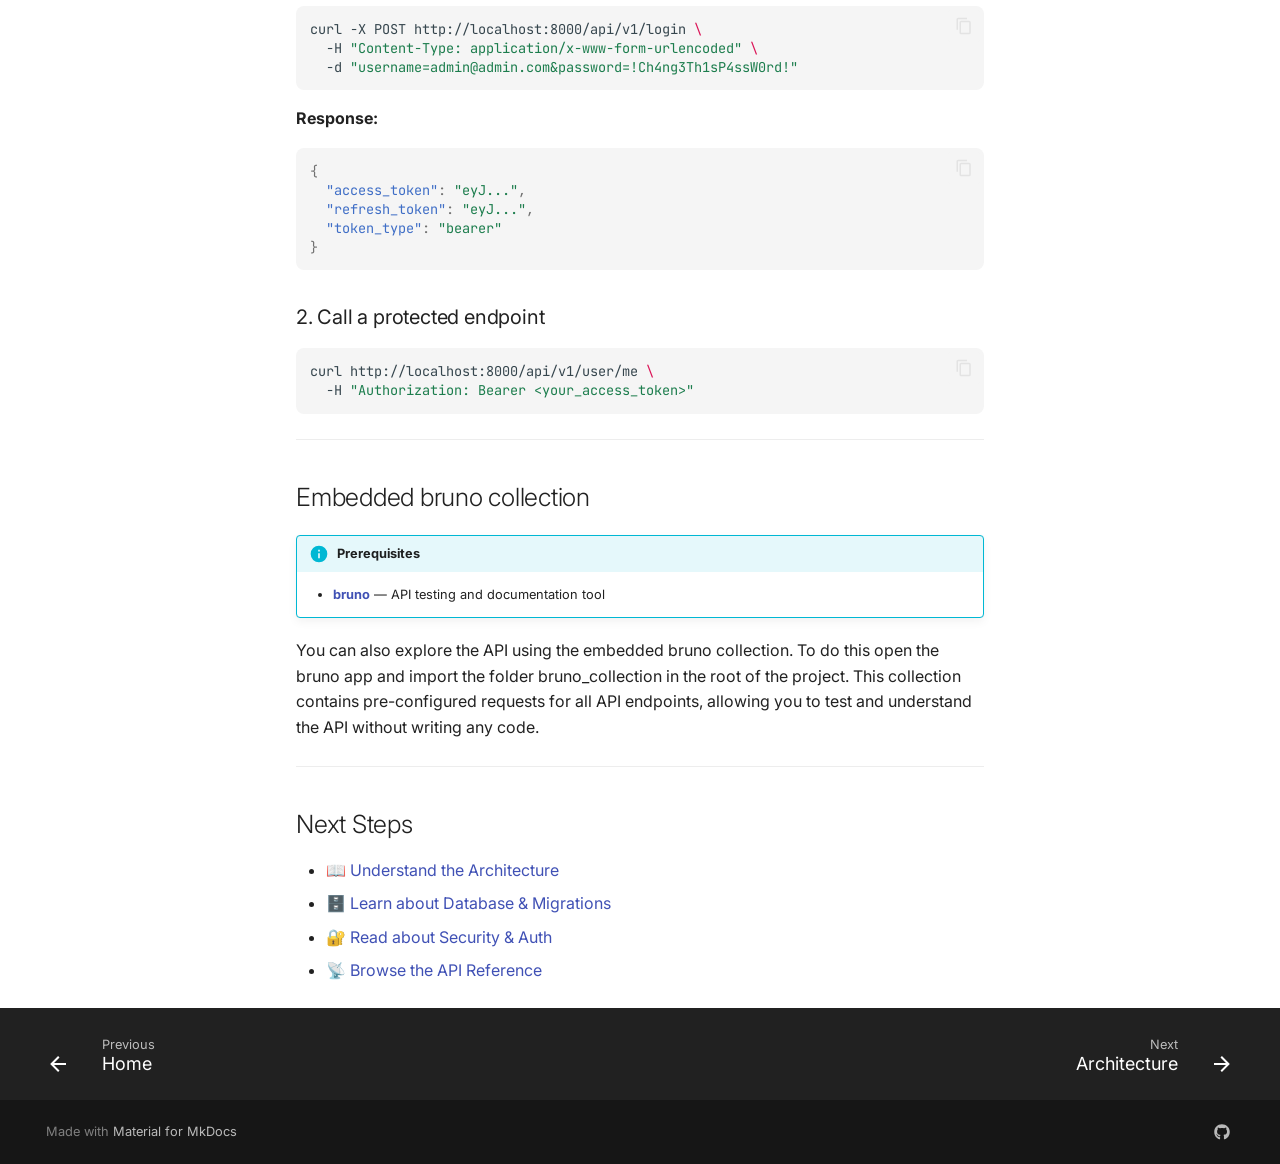
<file: getting-started/index.html>
<!doctype html>
<html lang="en" class="no-js">
  <head>
    
      <meta charset="utf-8">
      <meta name="viewport" content="width=device-width,initial-scale=1">
      
        <meta name="description" content="A modern, modular, and high-performance FastAPI boilerplate with async SQLAlchemy 2.0 and PostgreSQL.">
      
      
        <meta name="author" content="Matteo Le Bars">
      
      
        <link rel="canonical" href="https://matto-lebars.github.io/core-backend/getting-started/">
      
      
        <link rel="prev" href="..">
      
      
        <link rel="next" href="../architecture/">
      
      
        
      
      
      <link rel="icon" href="../assets/images/favicon.png">
      <meta name="generator" content="mkdocs-1.6.1, mkdocs-material-9.7.4">
    
    
      
        <title>Getting Started - FastAPI Boilerplate Documentation</title>
      
    
    
      <link rel="stylesheet" href="../assets/stylesheets/main.484c7ddc.min.css">
      
        
        <link rel="stylesheet" href="../assets/stylesheets/palette.ab4e12ef.min.css">
      
      


    
    
      
    
    
      
        
        
        <link rel="preconnect" href="https://fonts.gstatic.com" crossorigin>
        <link rel="stylesheet" href="https://fonts.googleapis.com/css?family=Inter:300,300i,400,400i,700,700i%7CJetBrains+Mono:400,400i,700,700i&display=fallback">
        <style>:root{--md-text-font:"Inter";--md-code-font:"JetBrains Mono"}</style>
      
    
    
      <link rel="stylesheet" href="../assets/css/custom.css">
    
    <script>__md_scope=new URL("..",location),__md_hash=e=>[...e].reduce(((e,_)=>(e<<5)-e+_.charCodeAt(0)),0),__md_get=(e,_=localStorage,t=__md_scope)=>JSON.parse(_.getItem(t.pathname+"."+e)),__md_set=(e,_,t=localStorage,a=__md_scope)=>{try{t.setItem(a.pathname+"."+e,JSON.stringify(_))}catch(e){}}</script>
    
      

    
    
  </head>
  
  
    
    
      
    
    
    
    
    <body dir="ltr" data-md-color-scheme="default" data-md-color-primary="indigo" data-md-color-accent="indigo">
  
    
    <input class="md-toggle" data-md-toggle="drawer" type="checkbox" id="__drawer" autocomplete="off">
    <input class="md-toggle" data-md-toggle="search" type="checkbox" id="__search" autocomplete="off">
    <label class="md-overlay" for="__drawer"></label>
    <div data-md-component="skip">
      
        
        <a href="#getting-started" class="md-skip">
          Skip to content
        </a>
      
    </div>
    <div data-md-component="announce">
      
    </div>
    
    
      

  

<header class="md-header md-header--shadow md-header--lifted" data-md-component="header">
  <nav class="md-header__inner md-grid" aria-label="Header">
    <a href=".." title="FastAPI Boilerplate Documentation" class="md-header__button md-logo" aria-label="FastAPI Boilerplate Documentation" data-md-component="logo">
      
  
  <svg xmlns="http://www.w3.org/2000/svg" viewBox="0 0 24 24"><path d="M12 8a3 3 0 0 0 3-3 3 3 0 0 0-3-3 3 3 0 0 0-3 3 3 3 0 0 0 3 3m0 3.54C9.64 9.35 6.5 8 3 8v11c3.5 0 6.64 1.35 9 3.54 2.36-2.19 5.5-3.54 9-3.54V8c-3.5 0-6.64 1.35-9 3.54"/></svg>

    </a>
    <label class="md-header__button md-icon" for="__drawer">
      
      <svg xmlns="http://www.w3.org/2000/svg" viewBox="0 0 24 24"><path d="M3 6h18v2H3zm0 5h18v2H3zm0 5h18v2H3z"/></svg>
    </label>
    <div class="md-header__title" data-md-component="header-title">
      <div class="md-header__ellipsis">
        <div class="md-header__topic">
          <span class="md-ellipsis">
            FastAPI Boilerplate Documentation
          </span>
        </div>
        <div class="md-header__topic" data-md-component="header-topic">
          <span class="md-ellipsis">
            
              Getting Started
            
          </span>
        </div>
      </div>
    </div>
    
      
        <form class="md-header__option" data-md-component="palette">
  
    
    
    
    <input class="md-option" data-md-color-media="(prefers-color-scheme: light)" data-md-color-scheme="default" data-md-color-primary="indigo" data-md-color-accent="indigo"  aria-label="Switch to dark mode"  type="radio" name="__palette" id="__palette_0">
    
      <label class="md-header__button md-icon" title="Switch to dark mode" for="__palette_1" hidden>
        <svg xmlns="http://www.w3.org/2000/svg" viewBox="0 0 24 24"><path d="m17.75 4.09-2.53 1.94.91 3.06-2.63-1.81-2.63 1.81.91-3.06-2.53-1.94L12.44 4l1.06-3 1.06 3zm3.5 6.91-1.64 1.25.59 1.98-1.7-1.17-1.7 1.17.59-1.98L15.75 11l2.06-.05L18.5 9l.69 1.95zm-2.28 4.95c.83-.08 1.72 1.1 1.19 1.85-.32.45-.66.87-1.08 1.27C15.17 23 8.84 23 4.94 19.07c-3.91-3.9-3.91-10.24 0-14.14.4-.4.82-.76 1.27-1.08.75-.53 1.93.36 1.85 1.19-.27 2.86.69 5.83 2.89 8.02a9.96 9.96 0 0 0 8.02 2.89m-1.64 2.02a12.08 12.08 0 0 1-7.8-3.47c-2.17-2.19-3.33-5-3.49-7.82-2.81 3.14-2.7 7.96.31 10.98 3.02 3.01 7.84 3.12 10.98.31"/></svg>
      </label>
    
  
    
    
    
    <input class="md-option" data-md-color-media="(prefers-color-scheme: dark)" data-md-color-scheme="slate" data-md-color-primary="indigo" data-md-color-accent="indigo"  aria-label="Switch to light mode"  type="radio" name="__palette" id="__palette_1">
    
      <label class="md-header__button md-icon" title="Switch to light mode" for="__palette_0" hidden>
        <svg xmlns="http://www.w3.org/2000/svg" viewBox="0 0 24 24"><path d="M12 7a5 5 0 0 1 5 5 5 5 0 0 1-5 5 5 5 0 0 1-5-5 5 5 0 0 1 5-5m0 2a3 3 0 0 0-3 3 3 3 0 0 0 3 3 3 3 0 0 0 3-3 3 3 0 0 0-3-3m0-7 2.39 3.42C13.65 5.15 12.84 5 12 5s-1.65.15-2.39.42zM3.34 7l4.16-.35A7.2 7.2 0 0 0 5.94 8.5c-.44.74-.69 1.5-.83 2.29zm.02 10 1.76-3.77a7.131 7.131 0 0 0 2.38 4.14zM20.65 7l-1.77 3.79a7.02 7.02 0 0 0-2.38-4.15zm-.01 10-4.14.36c.59-.51 1.12-1.14 1.54-1.86.42-.73.69-1.5.83-2.29zM12 22l-2.41-3.44c.74.27 1.55.44 2.41.44.82 0 1.63-.17 2.37-.44z"/></svg>
      </label>
    
  
</form>
      
    
    
      <script>var palette=__md_get("__palette");if(palette&&palette.color){if("(prefers-color-scheme)"===palette.color.media){var media=matchMedia("(prefers-color-scheme: light)"),input=document.querySelector(media.matches?"[data-md-color-media='(prefers-color-scheme: light)']":"[data-md-color-media='(prefers-color-scheme: dark)']");palette.color.media=input.getAttribute("data-md-color-media"),palette.color.scheme=input.getAttribute("data-md-color-scheme"),palette.color.primary=input.getAttribute("data-md-color-primary"),palette.color.accent=input.getAttribute("data-md-color-accent")}for(var[key,value]of Object.entries(palette.color))document.body.setAttribute("data-md-color-"+key,value)}</script>
    
    
    
      
      
        <label class="md-header__button md-icon" for="__search">
          
          <svg xmlns="http://www.w3.org/2000/svg" viewBox="0 0 24 24"><path d="M9.5 3A6.5 6.5 0 0 1 16 9.5c0 1.61-.59 3.09-1.56 4.23l.27.27h.79l5 5-1.5 1.5-5-5v-.79l-.27-.27A6.52 6.52 0 0 1 9.5 16 6.5 6.5 0 0 1 3 9.5 6.5 6.5 0 0 1 9.5 3m0 2C7 5 5 7 5 9.5S7 14 9.5 14 14 12 14 9.5 12 5 9.5 5"/></svg>
        </label>
        <div class="md-search" data-md-component="search" role="dialog">
  <label class="md-search__overlay" for="__search"></label>
  <div class="md-search__inner" role="search">
    <form class="md-search__form" name="search">
      <input type="text" class="md-search__input" name="query" aria-label="Search" placeholder="Search" autocapitalize="off" autocorrect="off" autocomplete="off" spellcheck="false" data-md-component="search-query" required>
      <label class="md-search__icon md-icon" for="__search">
        
        <svg xmlns="http://www.w3.org/2000/svg" viewBox="0 0 24 24"><path d="M9.5 3A6.5 6.5 0 0 1 16 9.5c0 1.61-.59 3.09-1.56 4.23l.27.27h.79l5 5-1.5 1.5-5-5v-.79l-.27-.27A6.52 6.52 0 0 1 9.5 16 6.5 6.5 0 0 1 3 9.5 6.5 6.5 0 0 1 9.5 3m0 2C7 5 5 7 5 9.5S7 14 9.5 14 14 12 14 9.5 12 5 9.5 5"/></svg>
        
        <svg xmlns="http://www.w3.org/2000/svg" viewBox="0 0 24 24"><path d="M20 11v2H8l5.5 5.5-1.42 1.42L4.16 12l7.92-7.92L13.5 5.5 8 11z"/></svg>
      </label>
      <nav class="md-search__options" aria-label="Search">
        
          <a href="javascript:void(0)" class="md-search__icon md-icon" title="Share" aria-label="Share" data-clipboard data-clipboard-text="" data-md-component="search-share" tabindex="-1">
            
            <svg xmlns="http://www.w3.org/2000/svg" viewBox="0 0 24 24"><path d="M18 16.08c-.76 0-1.44.3-1.96.77L8.91 12.7c.05-.23.09-.46.09-.7s-.04-.47-.09-.7l7.05-4.11c.54.5 1.25.81 2.04.81a3 3 0 0 0 3-3 3 3 0 0 0-3-3 3 3 0 0 0-3 3c0 .24.04.47.09.7L8.04 9.81C7.5 9.31 6.79 9 6 9a3 3 0 0 0-3 3 3 3 0 0 0 3 3c.79 0 1.5-.31 2.04-.81l7.12 4.15c-.05.21-.08.43-.08.66 0 1.61 1.31 2.91 2.92 2.91s2.92-1.3 2.92-2.91A2.92 2.92 0 0 0 18 16.08"/></svg>
          </a>
        
        <button type="reset" class="md-search__icon md-icon" title="Clear" aria-label="Clear" tabindex="-1">
          
          <svg xmlns="http://www.w3.org/2000/svg" viewBox="0 0 24 24"><path d="M19 6.41 17.59 5 12 10.59 6.41 5 5 6.41 10.59 12 5 17.59 6.41 19 12 13.41 17.59 19 19 17.59 13.41 12z"/></svg>
        </button>
      </nav>
      
        <div class="md-search__suggest" data-md-component="search-suggest"></div>
      
    </form>
    <div class="md-search__output">
      <div class="md-search__scrollwrap" tabindex="0" data-md-scrollfix>
        <div class="md-search-result" data-md-component="search-result">
          <div class="md-search-result__meta">
            Initializing search
          </div>
          <ol class="md-search-result__list" role="presentation"></ol>
        </div>
      </div>
    </div>
  </div>
</div>
      
    
    
      <div class="md-header__source">
        <a href="https://github.com/matto-lebars/fastapi-boilerplate" title="Go to repository" class="md-source" data-md-component="source">
  <div class="md-source__icon md-icon">
    
    <svg xmlns="http://www.w3.org/2000/svg" viewBox="0 0 512 512"><!--! Font Awesome Free 7.1.0 by @fontawesome - https://fontawesome.com License - https://fontawesome.com/license/free (Icons: CC BY 4.0, Fonts: SIL OFL 1.1, Code: MIT License) Copyright 2025 Fonticons, Inc.--><path d="M173.9 397.4c0 2-2.3 3.6-5.2 3.6-3.3.3-5.6-1.3-5.6-3.6 0-2 2.3-3.6 5.2-3.6 3-.3 5.6 1.3 5.6 3.6m-31.1-4.5c-.7 2 1.3 4.3 4.3 4.9 2.6 1 5.6 0 6.2-2s-1.3-4.3-4.3-5.2c-2.6-.7-5.5.3-6.2 2.3m44.2-1.7c-2.9.7-4.9 2.6-4.6 4.9.3 2 2.9 3.3 5.9 2.6 2.9-.7 4.9-2.6 4.6-4.6-.3-1.9-3-3.2-5.9-2.9M252.8 8C114.1 8 8 113.3 8 252c0 110.9 69.8 205.8 169.5 239.2 12.8 2.3 17.3-5.6 17.3-12.1 0-6.2-.3-40.4-.3-61.4 0 0-70 15-84.7-29.8 0 0-11.4-29.1-27.8-36.6 0 0-22.9-15.7 1.6-15.4 0 0 24.9 2 38.6 25.8 21.9 38.6 58.6 27.5 72.9 20.9 2.3-16 8.8-27.1 16-33.7-55.9-6.2-112.3-14.3-112.3-110.5 0-27.5 7.6-41.3 23.6-58.9-2.6-6.5-11.1-33.3 2.6-67.9 20.9-6.5 69 27 69 27 20-5.6 41.5-8.5 62.8-8.5s42.8 2.9 62.8 8.5c0 0 48.1-33.6 69-27 13.7 34.7 5.2 61.4 2.6 67.9 16 17.7 25.8 31.5 25.8 58.9 0 96.5-58.9 104.2-114.8 110.5 9.2 7.9 17 22.9 17 46.4 0 33.7-.3 75.4-.3 83.6 0 6.5 4.6 14.4 17.3 12.1C436.2 457.8 504 362.9 504 252 504 113.3 391.5 8 252.8 8M105.2 352.9c-1.3 1-1 3.3.7 5.2 1.6 1.6 3.9 2.3 5.2 1 1.3-1 1-3.3-.7-5.2-1.6-1.6-3.9-2.3-5.2-1m-10.8-8.1c-.7 1.3.3 2.9 2.3 3.9 1.6 1 3.6.7 4.3-.7.7-1.3-.3-2.9-2.3-3.9-2-.6-3.6-.3-4.3.7m32.4 35.6c-1.6 1.3-1 4.3 1.3 6.2 2.3 2.3 5.2 2.6 6.5 1 1.3-1.3.7-4.3-1.3-6.2-2.2-2.3-5.2-2.6-6.5-1m-11.4-14.7c-1.6 1-1.6 3.6 0 5.9s4.3 3.3 5.6 2.3c1.6-1.3 1.6-3.9 0-6.2-1.4-2.3-4-3.3-5.6-2"/></svg>
  </div>
  <div class="md-source__repository">
    fastapi-boilerplate
  </div>
</a>
      </div>
    
  </nav>
  
    
      
<nav class="md-tabs" aria-label="Tabs" data-md-component="tabs">
  <div class="md-grid">
    <ul class="md-tabs__list">
      
        
  
  
  
  
    <li class="md-tabs__item">
      <a href=".." class="md-tabs__link">
        
  
  
    
  
  Home

      </a>
    </li>
  

      
        
  
  
  
    
  
  
    
    
      <li class="md-tabs__item md-tabs__item--active">
        <a href="./" class="md-tabs__link">
          
  
  
    
  
  Guide

        </a>
      </li>
    
  

      
        
  
  
  
  
    
    
      <li class="md-tabs__item">
        <a href="../development/workflow/" class="md-tabs__link">
          
  
  
    
  
  Development

        </a>
      </li>
    
  

      
        
  
  
  
  
    
    
      <li class="md-tabs__item">
        <a href="../api/v1/" class="md-tabs__link">
          
  
  
    
  
  API Reference

        </a>
      </li>
    
  

      
        
  
  
  
  
    
    
      <li class="md-tabs__item">
        <a href="../operations/deployment/" class="md-tabs__link">
          
  
  
    
  
  Operations

        </a>
      </li>
    
  

      
    </ul>
  </div>
</nav>
    
  
</header>
    
    <div class="md-container" data-md-component="container">
      
      
        
      
      <main class="md-main" data-md-component="main">
        <div class="md-main__inner md-grid">
          
            
              
              <div class="md-sidebar md-sidebar--primary" data-md-component="sidebar" data-md-type="navigation" >
                <div class="md-sidebar__scrollwrap">
                  <div class="md-sidebar__inner">
                    


  


<nav class="md-nav md-nav--primary md-nav--lifted" aria-label="Navigation" data-md-level="0">
  <label class="md-nav__title" for="__drawer">
    <a href=".." title="FastAPI Boilerplate Documentation" class="md-nav__button md-logo" aria-label="FastAPI Boilerplate Documentation" data-md-component="logo">
      
  
  <svg xmlns="http://www.w3.org/2000/svg" viewBox="0 0 24 24"><path d="M12 8a3 3 0 0 0 3-3 3 3 0 0 0-3-3 3 3 0 0 0-3 3 3 3 0 0 0 3 3m0 3.54C9.64 9.35 6.5 8 3 8v11c3.5 0 6.64 1.35 9 3.54 2.36-2.19 5.5-3.54 9-3.54V8c-3.5 0-6.64 1.35-9 3.54"/></svg>

    </a>
    FastAPI Boilerplate Documentation
  </label>
  
    <div class="md-nav__source">
      <a href="https://github.com/matto-lebars/fastapi-boilerplate" title="Go to repository" class="md-source" data-md-component="source">
  <div class="md-source__icon md-icon">
    
    <svg xmlns="http://www.w3.org/2000/svg" viewBox="0 0 512 512"><!--! Font Awesome Free 7.1.0 by @fontawesome - https://fontawesome.com License - https://fontawesome.com/license/free (Icons: CC BY 4.0, Fonts: SIL OFL 1.1, Code: MIT License) Copyright 2025 Fonticons, Inc.--><path d="M173.9 397.4c0 2-2.3 3.6-5.2 3.6-3.3.3-5.6-1.3-5.6-3.6 0-2 2.3-3.6 5.2-3.6 3-.3 5.6 1.3 5.6 3.6m-31.1-4.5c-.7 2 1.3 4.3 4.3 4.9 2.6 1 5.6 0 6.2-2s-1.3-4.3-4.3-5.2c-2.6-.7-5.5.3-6.2 2.3m44.2-1.7c-2.9.7-4.9 2.6-4.6 4.9.3 2 2.9 3.3 5.9 2.6 2.9-.7 4.9-2.6 4.6-4.6-.3-1.9-3-3.2-5.9-2.9M252.8 8C114.1 8 8 113.3 8 252c0 110.9 69.8 205.8 169.5 239.2 12.8 2.3 17.3-5.6 17.3-12.1 0-6.2-.3-40.4-.3-61.4 0 0-70 15-84.7-29.8 0 0-11.4-29.1-27.8-36.6 0 0-22.9-15.7 1.6-15.4 0 0 24.9 2 38.6 25.8 21.9 38.6 58.6 27.5 72.9 20.9 2.3-16 8.8-27.1 16-33.7-55.9-6.2-112.3-14.3-112.3-110.5 0-27.5 7.6-41.3 23.6-58.9-2.6-6.5-11.1-33.3 2.6-67.9 20.9-6.5 69 27 69 27 20-5.6 41.5-8.5 62.8-8.5s42.8 2.9 62.8 8.5c0 0 48.1-33.6 69-27 13.7 34.7 5.2 61.4 2.6 67.9 16 17.7 25.8 31.5 25.8 58.9 0 96.5-58.9 104.2-114.8 110.5 9.2 7.9 17 22.9 17 46.4 0 33.7-.3 75.4-.3 83.6 0 6.5 4.6 14.4 17.3 12.1C436.2 457.8 504 362.9 504 252 504 113.3 391.5 8 252.8 8M105.2 352.9c-1.3 1-1 3.3.7 5.2 1.6 1.6 3.9 2.3 5.2 1 1.3-1 1-3.3-.7-5.2-1.6-1.6-3.9-2.3-5.2-1m-10.8-8.1c-.7 1.3.3 2.9 2.3 3.9 1.6 1 3.6.7 4.3-.7.7-1.3-.3-2.9-2.3-3.9-2-.6-3.6-.3-4.3.7m32.4 35.6c-1.6 1.3-1 4.3 1.3 6.2 2.3 2.3 5.2 2.6 6.5 1 1.3-1.3.7-4.3-1.3-6.2-2.2-2.3-5.2-2.6-6.5-1m-11.4-14.7c-1.6 1-1.6 3.6 0 5.9s4.3 3.3 5.6 2.3c1.6-1.3 1.6-3.9 0-6.2-1.4-2.3-4-3.3-5.6-2"/></svg>
  </div>
  <div class="md-source__repository">
    fastapi-boilerplate
  </div>
</a>
    </div>
  
  <ul class="md-nav__list" data-md-scrollfix>
    
      
      
  
  
  
  
    <li class="md-nav__item">
      <a href=".." class="md-nav__link">
        
  
  
  <span class="md-ellipsis">
    
  
    Home
  

    
  </span>
  
  

      </a>
    </li>
  

    
      
      
  
  
    
  
  
  
    
    
      
        
      
        
      
    
    
    
      
        
        
      
      
        
      
    
    
    <li class="md-nav__item md-nav__item--active md-nav__item--section md-nav__item--nested">
      
        
        
        <input class="md-nav__toggle md-toggle " type="checkbox" id="__nav_2" checked>
        
          
          <label class="md-nav__link" for="__nav_2" id="__nav_2_label" tabindex="">
            
  
  
  <span class="md-ellipsis">
    
  
    Guide
  

    
  </span>
  
  

            <span class="md-nav__icon md-icon"></span>
          </label>
        
        <nav class="md-nav" data-md-level="1" aria-labelledby="__nav_2_label" aria-expanded="true">
          <label class="md-nav__title" for="__nav_2">
            <span class="md-nav__icon md-icon"></span>
            
  
    Guide
  

          </label>
          <ul class="md-nav__list" data-md-scrollfix>
            
              
                
  
  
    
  
  
  
    <li class="md-nav__item md-nav__item--active">
      
      <input class="md-nav__toggle md-toggle" type="checkbox" id="__toc">
      
      
        
      
      
        <label class="md-nav__link md-nav__link--active" for="__toc">
          
  
  
  <span class="md-ellipsis">
    
  
    Getting Started
  

    
  </span>
  
  

          <span class="md-nav__icon md-icon"></span>
        </label>
      
      <a href="./" class="md-nav__link md-nav__link--active">
        
  
  
  <span class="md-ellipsis">
    
  
    Getting Started
  

    
  </span>
  
  

      </a>
      
        

<nav class="md-nav md-nav--secondary" aria-label="Table of contents">
  
  
  
    
  
  
    <label class="md-nav__title" for="__toc">
      <span class="md-nav__icon md-icon"></span>
      Table of contents
    </label>
    <ul class="md-nav__list" data-md-component="toc" data-md-scrollfix>
      
        <li class="md-nav__item">
  <a href="#setup-options" class="md-nav__link">
    <span class="md-ellipsis">
      
        Setup Options
      
    </span>
  </a>
  
    <nav class="md-nav" aria-label="Setup Options">
      <ul class="md-nav__list">
        
          <li class="md-nav__item">
  <a href="#1-navigate-to-the-docker-directory" class="md-nav__link">
    <span class="md-ellipsis">
      
        1. Navigate to the Docker Directory
      
    </span>
  </a>
  
</li>
        
          <li class="md-nav__item">
  <a href="#2-build-and-start-all-services" class="md-nav__link">
    <span class="md-ellipsis">
      
        2. Build and Start All Services
      
    </span>
  </a>
  
</li>
        
          <li class="md-nav__item">
  <a href="#1-clone-the-repository" class="md-nav__link">
    <span class="md-ellipsis">
      
        1. Clone the Repository
      
    </span>
  </a>
  
</li>
        
          <li class="md-nav__item">
  <a href="#2-install-dependencies" class="md-nav__link">
    <span class="md-ellipsis">
      
        2. Install Dependencies
      
    </span>
  </a>
  
</li>
        
          <li class="md-nav__item">
  <a href="#3-configure-environment" class="md-nav__link">
    <span class="md-ellipsis">
      
        3. Configure Environment
      
    </span>
  </a>
  
</li>
        
          <li class="md-nav__item">
  <a href="#4-start-postgresql-in-docker-preferred-or-ensure-local-db-is-running" class="md-nav__link">
    <span class="md-ellipsis">
      
        4. Start PostgreSQL in Docker (preferred) or Ensure Local DB is Running
      
    </span>
  </a>
  
</li>
        
          <li class="md-nav__item">
  <a href="#5-run-migrations" class="md-nav__link">
    <span class="md-ellipsis">
      
        5. Run Migrations
      
    </span>
  </a>
  
</li>
        
          <li class="md-nav__item">
  <a href="#6-create-the-first-superuser" class="md-nav__link">
    <span class="md-ellipsis">
      
        6. Create the First Superuser
      
    </span>
  </a>
  
</li>
        
          <li class="md-nav__item">
  <a href="#7-start-the-development-server" class="md-nav__link">
    <span class="md-ellipsis">
      
        7. Start the Development Server
      
    </span>
  </a>
  
</li>
        
      </ul>
    </nav>
  
</li>
      
        <li class="md-nav__item">
  <a href="#verifying-the-setup" class="md-nav__link">
    <span class="md-ellipsis">
      
        Verifying the Setup
      
    </span>
  </a>
  
</li>
      
        <li class="md-nav__item">
  <a href="#first-api-request" class="md-nav__link">
    <span class="md-ellipsis">
      
        First API Request
      
    </span>
  </a>
  
    <nav class="md-nav" aria-label="First API Request">
      <ul class="md-nav__list">
        
          <li class="md-nav__item">
  <a href="#1-log-in-to-get-a-token" class="md-nav__link">
    <span class="md-ellipsis">
      
        1. Log in to get a token
      
    </span>
  </a>
  
</li>
        
          <li class="md-nav__item">
  <a href="#2-call-a-protected-endpoint" class="md-nav__link">
    <span class="md-ellipsis">
      
        2. Call a protected endpoint
      
    </span>
  </a>
  
</li>
        
      </ul>
    </nav>
  
</li>
      
        <li class="md-nav__item">
  <a href="#embedded-bruno-collection" class="md-nav__link">
    <span class="md-ellipsis">
      
        Embedded bruno collection
      
    </span>
  </a>
  
</li>
      
        <li class="md-nav__item">
  <a href="#next-steps" class="md-nav__link">
    <span class="md-ellipsis">
      
        Next Steps
      
    </span>
  </a>
  
</li>
      
    </ul>
  
</nav>
      
    </li>
  

              
            
              
                
  
  
  
  
    <li class="md-nav__item">
      <a href="../architecture/" class="md-nav__link">
        
  
  
  <span class="md-ellipsis">
    
  
    Architecture
  

    
  </span>
  
  

      </a>
    </li>
  

              
            
          </ul>
        </nav>
      
    </li>
  

    
      
      
  
  
  
  
    
    
      
        
      
        
      
        
      
        
      
    
    
    
      
      
        
      
    
    
    <li class="md-nav__item md-nav__item--nested">
      
        
        
          
        
        <input class="md-nav__toggle md-toggle md-toggle--indeterminate" type="checkbox" id="__nav_3" >
        
          
          <label class="md-nav__link" for="__nav_3" id="__nav_3_label" tabindex="0">
            
  
  
  <span class="md-ellipsis">
    
  
    Development
  

    
  </span>
  
  

            <span class="md-nav__icon md-icon"></span>
          </label>
        
        <nav class="md-nav" data-md-level="1" aria-labelledby="__nav_3_label" aria-expanded="false">
          <label class="md-nav__title" for="__nav_3">
            <span class="md-nav__icon md-icon"></span>
            
  
    Development
  

          </label>
          <ul class="md-nav__list" data-md-scrollfix>
            
              
                
  
  
  
  
    <li class="md-nav__item">
      <a href="../development/workflow/" class="md-nav__link">
        
  
  
  <span class="md-ellipsis">
    
  
    Workflow
  

    
  </span>
  
  

      </a>
    </li>
  

              
            
              
                
  
  
  
  
    <li class="md-nav__item">
      <a href="../development/database/" class="md-nav__link">
        
  
  
  <span class="md-ellipsis">
    
  
    Database & Migrations
  

    
  </span>
  
  

      </a>
    </li>
  

              
            
              
                
  
  
  
  
    <li class="md-nav__item">
      <a href="../development/security/" class="md-nav__link">
        
  
  
  <span class="md-ellipsis">
    
  
    Security & Auth
  

    
  </span>
  
  

      </a>
    </li>
  

              
            
              
                
  
  
  
  
    <li class="md-nav__item">
      <a href="../development/configuration/" class="md-nav__link">
        
  
  
  <span class="md-ellipsis">
    
  
    Configuration
  

    
  </span>
  
  

      </a>
    </li>
  

              
            
          </ul>
        </nav>
      
    </li>
  

    
      
      
  
  
  
  
    
    
      
        
      
    
    
    
      
      
        
      
    
    
    <li class="md-nav__item md-nav__item--nested">
      
        
        
          
        
        <input class="md-nav__toggle md-toggle md-toggle--indeterminate" type="checkbox" id="__nav_4" >
        
          
          <label class="md-nav__link" for="__nav_4" id="__nav_4_label" tabindex="0">
            
  
  
  <span class="md-ellipsis">
    
  
    API Reference
  

    
  </span>
  
  

            <span class="md-nav__icon md-icon"></span>
          </label>
        
        <nav class="md-nav" data-md-level="1" aria-labelledby="__nav_4_label" aria-expanded="false">
          <label class="md-nav__title" for="__nav_4">
            <span class="md-nav__icon md-icon"></span>
            
  
    API Reference
  

          </label>
          <ul class="md-nav__list" data-md-scrollfix>
            
              
                
  
  
  
  
    <li class="md-nav__item">
      <a href="../api/v1/" class="md-nav__link">
        
  
  
  <span class="md-ellipsis">
    
  
    v1 Endpoints
  

    
  </span>
  
  

      </a>
    </li>
  

              
            
          </ul>
        </nav>
      
    </li>
  

    
      
      
  
  
  
  
    
    
      
        
      
    
    
    
      
      
        
      
    
    
    <li class="md-nav__item md-nav__item--nested">
      
        
        
          
        
        <input class="md-nav__toggle md-toggle md-toggle--indeterminate" type="checkbox" id="__nav_5" >
        
          
          <label class="md-nav__link" for="__nav_5" id="__nav_5_label" tabindex="0">
            
  
  
  <span class="md-ellipsis">
    
  
    Operations
  

    
  </span>
  
  

            <span class="md-nav__icon md-icon"></span>
          </label>
        
        <nav class="md-nav" data-md-level="1" aria-labelledby="__nav_5_label" aria-expanded="false">
          <label class="md-nav__title" for="__nav_5">
            <span class="md-nav__icon md-icon"></span>
            
  
    Operations
  

          </label>
          <ul class="md-nav__list" data-md-scrollfix>
            
              
                
  
  
  
  
    <li class="md-nav__item">
      <a href="../operations/deployment/" class="md-nav__link">
        
  
  
  <span class="md-ellipsis">
    
  
    Deployment
  

    
  </span>
  
  

      </a>
    </li>
  

              
            
          </ul>
        </nav>
      
    </li>
  

    
  </ul>
</nav>
                  </div>
                </div>
              </div>
            
            
              
              <div class="md-sidebar md-sidebar--secondary" data-md-component="sidebar" data-md-type="toc" >
                <div class="md-sidebar__scrollwrap">
                  <div class="md-sidebar__inner">
                    

<nav class="md-nav md-nav--secondary" aria-label="Table of contents">
  
  
  
    
  
  
    <label class="md-nav__title" for="__toc">
      <span class="md-nav__icon md-icon"></span>
      Table of contents
    </label>
    <ul class="md-nav__list" data-md-component="toc" data-md-scrollfix>
      
        <li class="md-nav__item">
  <a href="#setup-options" class="md-nav__link">
    <span class="md-ellipsis">
      
        Setup Options
      
    </span>
  </a>
  
    <nav class="md-nav" aria-label="Setup Options">
      <ul class="md-nav__list">
        
          <li class="md-nav__item">
  <a href="#1-navigate-to-the-docker-directory" class="md-nav__link">
    <span class="md-ellipsis">
      
        1. Navigate to the Docker Directory
      
    </span>
  </a>
  
</li>
        
          <li class="md-nav__item">
  <a href="#2-build-and-start-all-services" class="md-nav__link">
    <span class="md-ellipsis">
      
        2. Build and Start All Services
      
    </span>
  </a>
  
</li>
        
          <li class="md-nav__item">
  <a href="#1-clone-the-repository" class="md-nav__link">
    <span class="md-ellipsis">
      
        1. Clone the Repository
      
    </span>
  </a>
  
</li>
        
          <li class="md-nav__item">
  <a href="#2-install-dependencies" class="md-nav__link">
    <span class="md-ellipsis">
      
        2. Install Dependencies
      
    </span>
  </a>
  
</li>
        
          <li class="md-nav__item">
  <a href="#3-configure-environment" class="md-nav__link">
    <span class="md-ellipsis">
      
        3. Configure Environment
      
    </span>
  </a>
  
</li>
        
          <li class="md-nav__item">
  <a href="#4-start-postgresql-in-docker-preferred-or-ensure-local-db-is-running" class="md-nav__link">
    <span class="md-ellipsis">
      
        4. Start PostgreSQL in Docker (preferred) or Ensure Local DB is Running
      
    </span>
  </a>
  
</li>
        
          <li class="md-nav__item">
  <a href="#5-run-migrations" class="md-nav__link">
    <span class="md-ellipsis">
      
        5. Run Migrations
      
    </span>
  </a>
  
</li>
        
          <li class="md-nav__item">
  <a href="#6-create-the-first-superuser" class="md-nav__link">
    <span class="md-ellipsis">
      
        6. Create the First Superuser
      
    </span>
  </a>
  
</li>
        
          <li class="md-nav__item">
  <a href="#7-start-the-development-server" class="md-nav__link">
    <span class="md-ellipsis">
      
        7. Start the Development Server
      
    </span>
  </a>
  
</li>
        
      </ul>
    </nav>
  
</li>
      
        <li class="md-nav__item">
  <a href="#verifying-the-setup" class="md-nav__link">
    <span class="md-ellipsis">
      
        Verifying the Setup
      
    </span>
  </a>
  
</li>
      
        <li class="md-nav__item">
  <a href="#first-api-request" class="md-nav__link">
    <span class="md-ellipsis">
      
        First API Request
      
    </span>
  </a>
  
    <nav class="md-nav" aria-label="First API Request">
      <ul class="md-nav__list">
        
          <li class="md-nav__item">
  <a href="#1-log-in-to-get-a-token" class="md-nav__link">
    <span class="md-ellipsis">
      
        1. Log in to get a token
      
    </span>
  </a>
  
</li>
        
          <li class="md-nav__item">
  <a href="#2-call-a-protected-endpoint" class="md-nav__link">
    <span class="md-ellipsis">
      
        2. Call a protected endpoint
      
    </span>
  </a>
  
</li>
        
      </ul>
    </nav>
  
</li>
      
        <li class="md-nav__item">
  <a href="#embedded-bruno-collection" class="md-nav__link">
    <span class="md-ellipsis">
      
        Embedded bruno collection
      
    </span>
  </a>
  
</li>
      
        <li class="md-nav__item">
  <a href="#next-steps" class="md-nav__link">
    <span class="md-ellipsis">
      
        Next Steps
      
    </span>
  </a>
  
</li>
      
    </ul>
  
</nav>
                  </div>
                </div>
              </div>
            
          
          
            <div class="md-content" data-md-component="content">
              
              <article class="md-content__inner md-typeset">
                
                  


  
  


<h1 id="getting-started">Getting Started<a class="headerlink" href="#getting-started" title="Permanent link">&para;</a></h1>
<p>Follow these instructions to get your development environment up and running.</p>
<hr />
<h2 id="setup-options">Setup Options<a class="headerlink" href="#setup-options" title="Permanent link">&para;</a></h2>
<div class="tabbed-set tabbed-alternate" data-tabs="1:2"><input checked="checked" id="__tabbed_1_1" name="__tabbed_1" type="radio" /><input id="__tabbed_1_2" name="__tabbed_1" type="radio" /><div class="tabbed-labels"><label for="__tabbed_1_1">🐳 Docker</label><label for="__tabbed_1_2">🖥️ Native (Local)</label></div>
<div class="tabbed-content">
<div class="tabbed-block">
<div class="admonition info">
<p class="admonition-title">Prerequisites</p>
<ul>
<li><strong>Docker &amp; Docker Compose</strong></li>
</ul>
</div>
<h3 id="1-navigate-to-the-docker-directory">1. Navigate to the Docker Directory<a class="headerlink" href="#1-navigate-to-the-docker-directory" title="Permanent link">&para;</a></h3>
<div class="language-bash highlight"><pre><span></span><code><span id="__span-0-1"><a id="__codelineno-0-1" name="__codelineno-0-1" href="#__codelineno-0-1"></a><span class="nb">cd</span><span class="w"> </span>docker/local_uvicorn
</span></code></pre></div>
<h3 id="2-build-and-start-all-services">2. Build and Start All Services<a class="headerlink" href="#2-build-and-start-all-services" title="Permanent link">&para;</a></h3>
<div class="language-bash highlight"><pre><span></span><code><span id="__span-1-1"><a id="__codelineno-1-1" name="__codelineno-1-1" href="#__codelineno-1-1"></a>docker<span class="w"> </span>compose<span class="w"> </span>up<span class="w"> </span>--build
</span></code></pre></div>
<p>This starts:</p>
<ul>
<li>The <strong>FastAPI</strong> application with hot-reloading</li>
<li>A <strong>PostgreSQL + PostGIS</strong> database container</li>
<li>Runs <strong>Alembic migrations</strong> automatically</li>
<li>Creates the <strong>initial superuser</strong> automatically</li>
</ul>
<div class="admonition note">
<p class="admonition-title">Note</p>
<p>The first build may take a few minutes to pull images and install dependencies.</p>
</div>
</div>
<div class="tabbed-block">
<div class="admonition info">
<p class="admonition-title">Prerequisites</p>
<ul>
<li><strong>Python 3.14+</strong></li>
<li><strong><a href="https://github.com/astral-sh/uv">uv</a></strong> — fast Python package and project manager</li>
<li><strong>Docker &amp; Docker Compose</strong> — for running PostgreSQL with PostGIS (optional, but recommended for local development)</li>
<li><strong>PostgreSQL</strong> — with PostGIS extension (optional)</li>
</ul>
</div>
<h3 id="1-clone-the-repository">1. Clone the Repository<a class="headerlink" href="#1-clone-the-repository" title="Permanent link">&para;</a></h3>
<div class="language-bash highlight"><pre><span></span><code><span id="__span-2-1"><a id="__codelineno-2-1" name="__codelineno-2-1" href="#__codelineno-2-1"></a>git<span class="w"> </span>clone<span class="w"> </span>https://github.com/Matto-Lebars/FastAPI-Boilerplate.git
</span><span id="__span-2-2"><a id="__codelineno-2-2" name="__codelineno-2-2" href="#__codelineno-2-2"></a><span class="nb">cd</span><span class="w"> </span>core-backend
</span></code></pre></div>
<h3 id="2-install-dependencies">2. Install Dependencies<a class="headerlink" href="#2-install-dependencies" title="Permanent link">&para;</a></h3>
<div class="language-bash highlight"><pre><span></span><code><span id="__span-3-1"><a id="__codelineno-3-1" name="__codelineno-3-1" href="#__codelineno-3-1"></a>uv<span class="w"> </span>sync
</span></code></pre></div>
<p>This creates a virtual environment and installs all dependencies defined in <code>pyproject.toml</code>.</p>
<h3 id="3-configure-environment">3. Configure Environment<a class="headerlink" href="#3-configure-environment" title="Permanent link">&para;</a></h3>
<p>Copy the example environment file and edit it with your local settings:</p>
<div class="language-bash highlight"><pre><span></span><code><span id="__span-4-1"><a id="__codelineno-4-1" name="__codelineno-4-1" href="#__codelineno-4-1"></a>cp<span class="w"> </span>docker/local_uvicorn/.env.example<span class="w"> </span>src/.env
</span></code></pre></div>
<div class="admonition tip">
<p class="admonition-title">Tip</p>
<p>Set <code>POSTGRES_SERVER=localhost</code> if your database is running locally (not in Docker).</p>
</div>
<p>Key variables to configure:</p>
<table>
<thead>
<tr>
<th>Variable</th>
<th>Description</th>
<th>Default</th>
</tr>
</thead>
<tbody>
<tr>
<td><code>POSTGRES_SERVER</code></td>
<td>Database host</td>
<td><code>localhost</code></td>
</tr>
<tr>
<td><code>POSTGRES_USER</code></td>
<td>Database username</td>
<td><code>postgres</code></td>
</tr>
<tr>
<td><code>POSTGRES_PASSWORD</code></td>
<td>Database password</td>
<td><code>postgres</code></td>
</tr>
<tr>
<td><code>POSTGRES_DB</code></td>
<td>Database name</td>
<td><code>postgres</code></td>
</tr>
<tr>
<td><code>SECRET_KEY</code></td>
<td>JWT signing key</td>
<td><em>(change this!)</em></td>
</tr>
<tr>
<td><code>ENVIRONMENT</code></td>
<td><code>local</code>, <code>staging</code>, or <code>production</code></td>
<td><code>local</code></td>
</tr>
</tbody>
</table>
<h3 id="4-start-postgresql-in-docker-preferred-or-ensure-local-db-is-running">4. Start PostgreSQL in Docker (preferred) or Ensure Local DB is Running<a class="headerlink" href="#4-start-postgresql-in-docker-preferred-or-ensure-local-db-is-running" title="Permanent link">&para;</a></h3>
<p>If you don't have a local PostgreSQL instance, you can start one using Docker:</p>
<div class="language-bash highlight"><pre><span></span><code><span id="__span-5-1"><a id="__codelineno-5-1" name="__codelineno-5-1" href="#__codelineno-5-1"></a>docker<span class="w"> </span>compose<span class="w"> </span>-f<span class="w"> </span>./docker/local_uvicorn/docker-compose.yml<span class="w"> </span>up<span class="w"> </span>-d<span class="w"> </span>db
</span></code></pre></div>
<h3 id="5-run-migrations">5. Run Migrations<a class="headerlink" href="#5-run-migrations" title="Permanent link">&para;</a></h3>
<p>Ensure your PostgreSQL instance is running, then apply all migrations:</p>
<div class="language-bash highlight"><pre><span></span><code><span id="__span-6-1"><a id="__codelineno-6-1" name="__codelineno-6-1" href="#__codelineno-6-1"></a>uv<span class="w"> </span>run<span class="w"> </span>alembic<span class="w"> </span>-c<span class="w"> </span>src/alembic.ini<span class="w"> </span>upgrade<span class="w"> </span>head
</span></code></pre></div>
<h3 id="6-create-the-first-superuser">6. Create the First Superuser<a class="headerlink" href="#6-create-the-first-superuser" title="Permanent link">&para;</a></h3>
<div class="language-bash highlight"><pre><span></span><code><span id="__span-7-1"><a id="__codelineno-7-1" name="__codelineno-7-1" href="#__codelineno-7-1"></a>uv<span class="w"> </span>run<span class="w"> </span>python<span class="w"> </span>-m<span class="w"> </span>src.scripts.create_first_superuser
</span></code></pre></div>
<p>Default credentials are read from your <code>.env</code> file (<code>ADMIN_EMAIL</code>, <code>ADMIN_PASSWORD</code>).</p>
<h3 id="7-start-the-development-server">7. Start the Development Server<a class="headerlink" href="#7-start-the-development-server" title="Permanent link">&para;</a></h3>
<div class="language-bash highlight"><pre><span></span><code><span id="__span-8-1"><a id="__codelineno-8-1" name="__codelineno-8-1" href="#__codelineno-8-1"></a>uv<span class="w"> </span>run<span class="w"> </span>uvicorn<span class="w"> </span>src.app.main:app<span class="w"> </span>--reload
</span></code></pre></div>
<p>The API is now available at <strong><code>http://localhost:8000</code></strong>.</p>
</div>
</div>
</div>
<hr />
<h2 id="verifying-the-setup">Verifying the Setup<a class="headerlink" href="#verifying-the-setup" title="Permanent link">&para;</a></h2>
<p>Once running, check the following URLs:</p>
<table>
<thead>
<tr>
<th>URL</th>
<th>Description</th>
</tr>
</thead>
<tbody>
<tr>
<td><code>http://localhost:8000/docs</code></td>
<td>Interactive Swagger UI</td>
</tr>
<tr>
<td><code>http://localhost:8000/redoc</code></td>
<td>ReDoc documentation</td>
</tr>
<tr>
<td><code>http://localhost:8000/api/v1/health</code></td>
<td>Application health check</td>
</tr>
<tr>
<td><code>http://localhost:8000/api/v1/ready</code></td>
<td>Readiness check (includes DB)</td>
</tr>
</tbody>
</table>
<hr />
<h2 id="first-api-request">First API Request<a class="headerlink" href="#first-api-request" title="Permanent link">&para;</a></h2>
<h3 id="1-log-in-to-get-a-token">1. Log in to get a token<a class="headerlink" href="#1-log-in-to-get-a-token" title="Permanent link">&para;</a></h3>
<div class="language-bash highlight"><pre><span></span><code><span id="__span-9-1"><a id="__codelineno-9-1" name="__codelineno-9-1" href="#__codelineno-9-1"></a>curl<span class="w"> </span>-X<span class="w"> </span>POST<span class="w"> </span>http://localhost:8000/api/v1/login<span class="w"> </span><span class="se">\</span>
</span><span id="__span-9-2"><a id="__codelineno-9-2" name="__codelineno-9-2" href="#__codelineno-9-2"></a><span class="w">  </span>-H<span class="w"> </span><span class="s2">&quot;Content-Type: application/x-www-form-urlencoded&quot;</span><span class="w"> </span><span class="se">\</span>
</span><span id="__span-9-3"><a id="__codelineno-9-3" name="__codelineno-9-3" href="#__codelineno-9-3"></a><span class="w">  </span>-d<span class="w"> </span><span class="s2">&quot;username=admin@admin.com&amp;password=!Ch4ng3Th1sP4ssW0rd!&quot;</span>
</span></code></pre></div>
<p><strong>Response:</strong>
<div class="language-json highlight"><pre><span></span><code><span id="__span-10-1"><a id="__codelineno-10-1" name="__codelineno-10-1" href="#__codelineno-10-1"></a><span class="p">{</span>
</span><span id="__span-10-2"><a id="__codelineno-10-2" name="__codelineno-10-2" href="#__codelineno-10-2"></a><span class="w">  </span><span class="nt">&quot;access_token&quot;</span><span class="p">:</span><span class="w"> </span><span class="s2">&quot;eyJ...&quot;</span><span class="p">,</span>
</span><span id="__span-10-3"><a id="__codelineno-10-3" name="__codelineno-10-3" href="#__codelineno-10-3"></a><span class="w">  </span><span class="nt">&quot;refresh_token&quot;</span><span class="p">:</span><span class="w"> </span><span class="s2">&quot;eyJ...&quot;</span><span class="p">,</span>
</span><span id="__span-10-4"><a id="__codelineno-10-4" name="__codelineno-10-4" href="#__codelineno-10-4"></a><span class="w">  </span><span class="nt">&quot;token_type&quot;</span><span class="p">:</span><span class="w"> </span><span class="s2">&quot;bearer&quot;</span>
</span><span id="__span-10-5"><a id="__codelineno-10-5" name="__codelineno-10-5" href="#__codelineno-10-5"></a><span class="p">}</span>
</span></code></pre></div></p>
<h3 id="2-call-a-protected-endpoint">2. Call a protected endpoint<a class="headerlink" href="#2-call-a-protected-endpoint" title="Permanent link">&para;</a></h3>
<div class="language-bash highlight"><pre><span></span><code><span id="__span-11-1"><a id="__codelineno-11-1" name="__codelineno-11-1" href="#__codelineno-11-1"></a>curl<span class="w"> </span>http://localhost:8000/api/v1/user/me<span class="w"> </span><span class="se">\</span>
</span><span id="__span-11-2"><a id="__codelineno-11-2" name="__codelineno-11-2" href="#__codelineno-11-2"></a><span class="w">  </span>-H<span class="w"> </span><span class="s2">&quot;Authorization: Bearer &lt;your_access_token&gt;&quot;</span>
</span></code></pre></div>
<hr />
<h2 id="embedded-bruno-collection">Embedded bruno collection<a class="headerlink" href="#embedded-bruno-collection" title="Permanent link">&para;</a></h2>
<div class="admonition info">
<p class="admonition-title">Prerequisites</p>
<ul>
<li><strong><a href="https://www.usebruno.com/">bruno</a></strong> — API testing and documentation tool</li>
</ul>
</div>
<p>You can also explore the API using the embedded bruno collection. 
To do this open the bruno app and import the folder bruno_collection in the root of the project. 
This collection contains pre-configured requests for all API endpoints, allowing you to test and understand the API without writing any code.</p>
<hr />
<h2 id="next-steps">Next Steps<a class="headerlink" href="#next-steps" title="Permanent link">&para;</a></h2>
<ul>
<li>📖 <a href="../architecture/">Understand the Architecture</a></li>
<li>🗄️ <a href="../development/database/">Learn about Database &amp; Migrations</a></li>
<li>🔐 <a href="../development/security/">Read about Security &amp; Auth</a></li>
<li>📡 <a href="../api/v1/">Browse the API Reference</a></li>
</ul>












                
              </article>
            </div>
          
          
  <script>var tabs=__md_get("__tabs");if(Array.isArray(tabs))e:for(var set of document.querySelectorAll(".tabbed-set")){var labels=set.querySelector(".tabbed-labels");for(var tab of tabs)for(var label of labels.getElementsByTagName("label"))if(label.innerText.trim()===tab){var input=document.getElementById(label.htmlFor);input.checked=!0;continue e}}</script>

<script>var target=document.getElementById(location.hash.slice(1));target&&target.name&&(target.checked=target.name.startsWith("__tabbed_"))</script>
        </div>
        
          <button type="button" class="md-top md-icon" data-md-component="top" hidden>
  
  <svg xmlns="http://www.w3.org/2000/svg" viewBox="0 0 24 24"><path d="M13 20h-2V8l-5.5 5.5-1.42-1.42L12 4.16l7.92 7.92-1.42 1.42L13 8z"/></svg>
  Back to top
</button>
        
      </main>
      
        <footer class="md-footer">
  
    
      
      <nav class="md-footer__inner md-grid" aria-label="Footer" >
        
          
          <a href=".." class="md-footer__link md-footer__link--prev" aria-label="Previous: Home">
            <div class="md-footer__button md-icon">
              
              <svg xmlns="http://www.w3.org/2000/svg" viewBox="0 0 24 24"><path d="M20 11v2H8l5.5 5.5-1.42 1.42L4.16 12l7.92-7.92L13.5 5.5 8 11z"/></svg>
            </div>
            <div class="md-footer__title">
              <span class="md-footer__direction">
                Previous
              </span>
              <div class="md-ellipsis">
                Home
              </div>
            </div>
          </a>
        
        
          
          <a href="../architecture/" class="md-footer__link md-footer__link--next" aria-label="Next: Architecture">
            <div class="md-footer__title">
              <span class="md-footer__direction">
                Next
              </span>
              <div class="md-ellipsis">
                Architecture
              </div>
            </div>
            <div class="md-footer__button md-icon">
              
              <svg xmlns="http://www.w3.org/2000/svg" viewBox="0 0 24 24"><path d="M4 11v2h12l-5.5 5.5 1.42 1.42L19.84 12l-7.92-7.92L10.5 5.5 16 11z"/></svg>
            </div>
          </a>
        
      </nav>
    
  
  <div class="md-footer-meta md-typeset">
    <div class="md-footer-meta__inner md-grid">
      <div class="md-copyright">
  
  
    Made with
    <a href="https://squidfunk.github.io/mkdocs-material/" target="_blank" rel="noopener">
      Material for MkDocs
    </a>
  
</div>
      
        
<div class="md-social">
  
    
    
    
    
      
      
    
    <a href="https://github.com/<your-username>" target="_blank" rel="noopener" title="github.com" class="md-social__link">
      <svg xmlns="http://www.w3.org/2000/svg" viewBox="0 0 512 512"><!--! Font Awesome Free 7.1.0 by @fontawesome - https://fontawesome.com License - https://fontawesome.com/license/free (Icons: CC BY 4.0, Fonts: SIL OFL 1.1, Code: MIT License) Copyright 2025 Fonticons, Inc.--><path d="M173.9 397.4c0 2-2.3 3.6-5.2 3.6-3.3.3-5.6-1.3-5.6-3.6 0-2 2.3-3.6 5.2-3.6 3-.3 5.6 1.3 5.6 3.6m-31.1-4.5c-.7 2 1.3 4.3 4.3 4.9 2.6 1 5.6 0 6.2-2s-1.3-4.3-4.3-5.2c-2.6-.7-5.5.3-6.2 2.3m44.2-1.7c-2.9.7-4.9 2.6-4.6 4.9.3 2 2.9 3.3 5.9 2.6 2.9-.7 4.9-2.6 4.6-4.6-.3-1.9-3-3.2-5.9-2.9M252.8 8C114.1 8 8 113.3 8 252c0 110.9 69.8 205.8 169.5 239.2 12.8 2.3 17.3-5.6 17.3-12.1 0-6.2-.3-40.4-.3-61.4 0 0-70 15-84.7-29.8 0 0-11.4-29.1-27.8-36.6 0 0-22.9-15.7 1.6-15.4 0 0 24.9 2 38.6 25.8 21.9 38.6 58.6 27.5 72.9 20.9 2.3-16 8.8-27.1 16-33.7-55.9-6.2-112.3-14.3-112.3-110.5 0-27.5 7.6-41.3 23.6-58.9-2.6-6.5-11.1-33.3 2.6-67.9 20.9-6.5 69 27 69 27 20-5.6 41.5-8.5 62.8-8.5s42.8 2.9 62.8 8.5c0 0 48.1-33.6 69-27 13.7 34.7 5.2 61.4 2.6 67.9 16 17.7 25.8 31.5 25.8 58.9 0 96.5-58.9 104.2-114.8 110.5 9.2 7.9 17 22.9 17 46.4 0 33.7-.3 75.4-.3 83.6 0 6.5 4.6 14.4 17.3 12.1C436.2 457.8 504 362.9 504 252 504 113.3 391.5 8 252.8 8M105.2 352.9c-1.3 1-1 3.3.7 5.2 1.6 1.6 3.9 2.3 5.2 1 1.3-1 1-3.3-.7-5.2-1.6-1.6-3.9-2.3-5.2-1m-10.8-8.1c-.7 1.3.3 2.9 2.3 3.9 1.6 1 3.6.7 4.3-.7.7-1.3-.3-2.9-2.3-3.9-2-.6-3.6-.3-4.3.7m32.4 35.6c-1.6 1.3-1 4.3 1.3 6.2 2.3 2.3 5.2 2.6 6.5 1 1.3-1.3.7-4.3-1.3-6.2-2.2-2.3-5.2-2.6-6.5-1m-11.4-14.7c-1.6 1-1.6 3.6 0 5.9s4.3 3.3 5.6 2.3c1.6-1.3 1.6-3.9 0-6.2-1.4-2.3-4-3.3-5.6-2"/></svg>
    </a>
  
</div>
      
    </div>
  </div>
</footer>
      
    </div>
    <div class="md-dialog" data-md-component="dialog">
      <div class="md-dialog__inner md-typeset"></div>
    </div>
    
    
    
      
      
      <script id="__config" type="application/json">{"annotate": null, "base": "..", "features": ["navigation.tabs", "navigation.tabs.sticky", "navigation.sections", "navigation.expand", "navigation.top", "navigation.footer", "navigation.indexes", "search.highlight", "search.share", "search.suggest", "content.code.copy", "content.code.annotate", "content.tabs.link", "toc.follow"], "search": "../assets/javascripts/workers/search.2c215733.min.js", "tags": null, "translations": {"clipboard.copied": "Copied to clipboard", "clipboard.copy": "Copy to clipboard", "search.result.more.one": "1 more on this page", "search.result.more.other": "# more on this page", "search.result.none": "No matching documents", "search.result.one": "1 matching document", "search.result.other": "# matching documents", "search.result.placeholder": "Type to start searching", "search.result.term.missing": "Missing", "select.version": "Select version"}, "version": null}</script>
    
    
      <script src="../assets/javascripts/bundle.79ae519e.min.js"></script>
      
    
  </body>
</html>
</file>
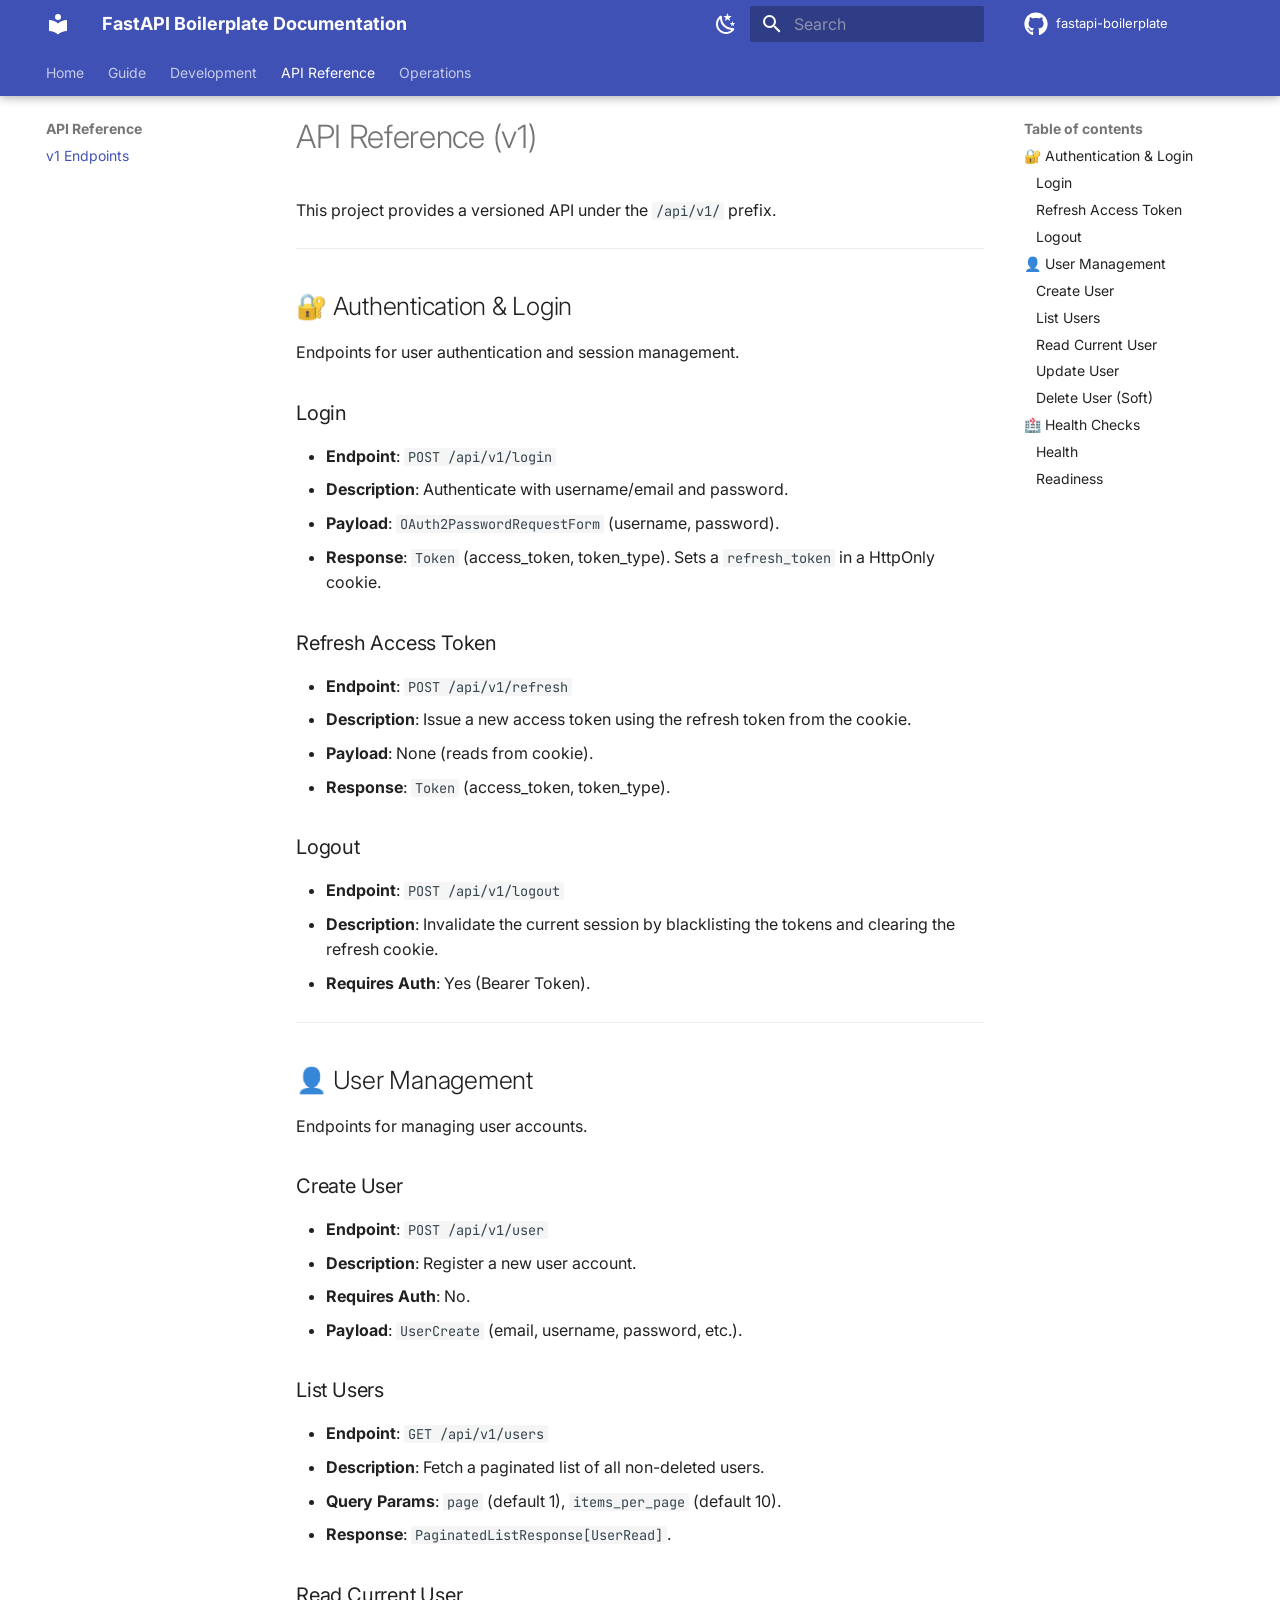
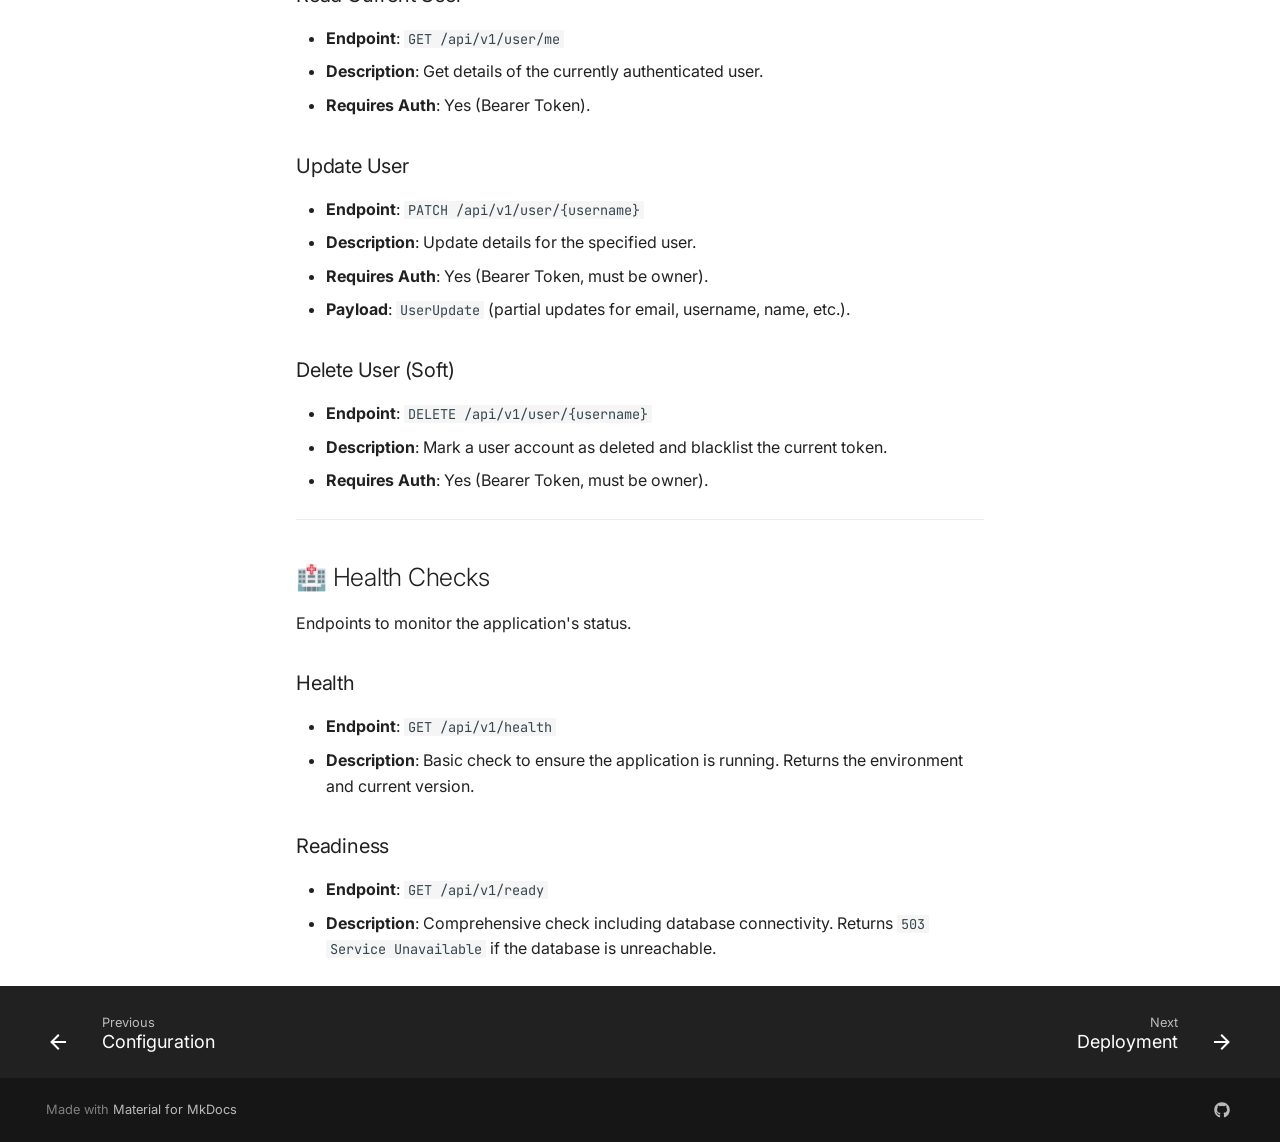
<file: api/v1/index.html>
<!doctype html>
<html lang="en" class="no-js">
  <head>
    
      <meta charset="utf-8">
      <meta name="viewport" content="width=device-width,initial-scale=1">
      
        <meta name="description" content="A modern, modular, and high-performance FastAPI boilerplate with async SQLAlchemy 2.0 and PostgreSQL.">
      
      
        <meta name="author" content="Matteo Le Bars">
      
      
        <link rel="canonical" href="https://matto-lebars.github.io/core-backend/api/v1/">
      
      
        <link rel="prev" href="../../development/configuration/">
      
      
        <link rel="next" href="../../operations/deployment/">
      
      
        
      
      
      <link rel="icon" href="../../assets/images/favicon.png">
      <meta name="generator" content="mkdocs-1.6.1, mkdocs-material-9.7.4">
    
    
      
        <title>v1 Endpoints - FastAPI Boilerplate Documentation</title>
      
    
    
      <link rel="stylesheet" href="../../assets/stylesheets/main.484c7ddc.min.css">
      
        
        <link rel="stylesheet" href="../../assets/stylesheets/palette.ab4e12ef.min.css">
      
      


    
    
      
    
    
      
        
        
        <link rel="preconnect" href="https://fonts.gstatic.com" crossorigin>
        <link rel="stylesheet" href="https://fonts.googleapis.com/css?family=Inter:300,300i,400,400i,700,700i%7CJetBrains+Mono:400,400i,700,700i&display=fallback">
        <style>:root{--md-text-font:"Inter";--md-code-font:"JetBrains Mono"}</style>
      
    
    
      <link rel="stylesheet" href="../../assets/css/custom.css">
    
    <script>__md_scope=new URL("../..",location),__md_hash=e=>[...e].reduce(((e,_)=>(e<<5)-e+_.charCodeAt(0)),0),__md_get=(e,_=localStorage,t=__md_scope)=>JSON.parse(_.getItem(t.pathname+"."+e)),__md_set=(e,_,t=localStorage,a=__md_scope)=>{try{t.setItem(a.pathname+"."+e,JSON.stringify(_))}catch(e){}}</script>
    
      

    
    
  </head>
  
  
    
    
      
    
    
    
    
    <body dir="ltr" data-md-color-scheme="default" data-md-color-primary="indigo" data-md-color-accent="indigo">
  
    
    <input class="md-toggle" data-md-toggle="drawer" type="checkbox" id="__drawer" autocomplete="off">
    <input class="md-toggle" data-md-toggle="search" type="checkbox" id="__search" autocomplete="off">
    <label class="md-overlay" for="__drawer"></label>
    <div data-md-component="skip">
      
        
        <a href="#api-reference-v1" class="md-skip">
          Skip to content
        </a>
      
    </div>
    <div data-md-component="announce">
      
    </div>
    
    
      

  

<header class="md-header md-header--shadow md-header--lifted" data-md-component="header">
  <nav class="md-header__inner md-grid" aria-label="Header">
    <a href="../.." title="FastAPI Boilerplate Documentation" class="md-header__button md-logo" aria-label="FastAPI Boilerplate Documentation" data-md-component="logo">
      
  
  <svg xmlns="http://www.w3.org/2000/svg" viewBox="0 0 24 24"><path d="M12 8a3 3 0 0 0 3-3 3 3 0 0 0-3-3 3 3 0 0 0-3 3 3 3 0 0 0 3 3m0 3.54C9.64 9.35 6.5 8 3 8v11c3.5 0 6.64 1.35 9 3.54 2.36-2.19 5.5-3.54 9-3.54V8c-3.5 0-6.64 1.35-9 3.54"/></svg>

    </a>
    <label class="md-header__button md-icon" for="__drawer">
      
      <svg xmlns="http://www.w3.org/2000/svg" viewBox="0 0 24 24"><path d="M3 6h18v2H3zm0 5h18v2H3zm0 5h18v2H3z"/></svg>
    </label>
    <div class="md-header__title" data-md-component="header-title">
      <div class="md-header__ellipsis">
        <div class="md-header__topic">
          <span class="md-ellipsis">
            FastAPI Boilerplate Documentation
          </span>
        </div>
        <div class="md-header__topic" data-md-component="header-topic">
          <span class="md-ellipsis">
            
              v1 Endpoints
            
          </span>
        </div>
      </div>
    </div>
    
      
        <form class="md-header__option" data-md-component="palette">
  
    
    
    
    <input class="md-option" data-md-color-media="(prefers-color-scheme: light)" data-md-color-scheme="default" data-md-color-primary="indigo" data-md-color-accent="indigo"  aria-label="Switch to dark mode"  type="radio" name="__palette" id="__palette_0">
    
      <label class="md-header__button md-icon" title="Switch to dark mode" for="__palette_1" hidden>
        <svg xmlns="http://www.w3.org/2000/svg" viewBox="0 0 24 24"><path d="m17.75 4.09-2.53 1.94.91 3.06-2.63-1.81-2.63 1.81.91-3.06-2.53-1.94L12.44 4l1.06-3 1.06 3zm3.5 6.91-1.64 1.25.59 1.98-1.7-1.17-1.7 1.17.59-1.98L15.75 11l2.06-.05L18.5 9l.69 1.95zm-2.28 4.95c.83-.08 1.72 1.1 1.19 1.85-.32.45-.66.87-1.08 1.27C15.17 23 8.84 23 4.94 19.07c-3.91-3.9-3.91-10.24 0-14.14.4-.4.82-.76 1.27-1.08.75-.53 1.93.36 1.85 1.19-.27 2.86.69 5.83 2.89 8.02a9.96 9.96 0 0 0 8.02 2.89m-1.64 2.02a12.08 12.08 0 0 1-7.8-3.47c-2.17-2.19-3.33-5-3.49-7.82-2.81 3.14-2.7 7.96.31 10.98 3.02 3.01 7.84 3.12 10.98.31"/></svg>
      </label>
    
  
    
    
    
    <input class="md-option" data-md-color-media="(prefers-color-scheme: dark)" data-md-color-scheme="slate" data-md-color-primary="indigo" data-md-color-accent="indigo"  aria-label="Switch to light mode"  type="radio" name="__palette" id="__palette_1">
    
      <label class="md-header__button md-icon" title="Switch to light mode" for="__palette_0" hidden>
        <svg xmlns="http://www.w3.org/2000/svg" viewBox="0 0 24 24"><path d="M12 7a5 5 0 0 1 5 5 5 5 0 0 1-5 5 5 5 0 0 1-5-5 5 5 0 0 1 5-5m0 2a3 3 0 0 0-3 3 3 3 0 0 0 3 3 3 3 0 0 0 3-3 3 3 0 0 0-3-3m0-7 2.39 3.42C13.65 5.15 12.84 5 12 5s-1.65.15-2.39.42zM3.34 7l4.16-.35A7.2 7.2 0 0 0 5.94 8.5c-.44.74-.69 1.5-.83 2.29zm.02 10 1.76-3.77a7.131 7.131 0 0 0 2.38 4.14zM20.65 7l-1.77 3.79a7.02 7.02 0 0 0-2.38-4.15zm-.01 10-4.14.36c.59-.51 1.12-1.14 1.54-1.86.42-.73.69-1.5.83-2.29zM12 22l-2.41-3.44c.74.27 1.55.44 2.41.44.82 0 1.63-.17 2.37-.44z"/></svg>
      </label>
    
  
</form>
      
    
    
      <script>var palette=__md_get("__palette");if(palette&&palette.color){if("(prefers-color-scheme)"===palette.color.media){var media=matchMedia("(prefers-color-scheme: light)"),input=document.querySelector(media.matches?"[data-md-color-media='(prefers-color-scheme: light)']":"[data-md-color-media='(prefers-color-scheme: dark)']");palette.color.media=input.getAttribute("data-md-color-media"),palette.color.scheme=input.getAttribute("data-md-color-scheme"),palette.color.primary=input.getAttribute("data-md-color-primary"),palette.color.accent=input.getAttribute("data-md-color-accent")}for(var[key,value]of Object.entries(palette.color))document.body.setAttribute("data-md-color-"+key,value)}</script>
    
    
    
      
      
        <label class="md-header__button md-icon" for="__search">
          
          <svg xmlns="http://www.w3.org/2000/svg" viewBox="0 0 24 24"><path d="M9.5 3A6.5 6.5 0 0 1 16 9.5c0 1.61-.59 3.09-1.56 4.23l.27.27h.79l5 5-1.5 1.5-5-5v-.79l-.27-.27A6.52 6.52 0 0 1 9.5 16 6.5 6.5 0 0 1 3 9.5 6.5 6.5 0 0 1 9.5 3m0 2C7 5 5 7 5 9.5S7 14 9.5 14 14 12 14 9.5 12 5 9.5 5"/></svg>
        </label>
        <div class="md-search" data-md-component="search" role="dialog">
  <label class="md-search__overlay" for="__search"></label>
  <div class="md-search__inner" role="search">
    <form class="md-search__form" name="search">
      <input type="text" class="md-search__input" name="query" aria-label="Search" placeholder="Search" autocapitalize="off" autocorrect="off" autocomplete="off" spellcheck="false" data-md-component="search-query" required>
      <label class="md-search__icon md-icon" for="__search">
        
        <svg xmlns="http://www.w3.org/2000/svg" viewBox="0 0 24 24"><path d="M9.5 3A6.5 6.5 0 0 1 16 9.5c0 1.61-.59 3.09-1.56 4.23l.27.27h.79l5 5-1.5 1.5-5-5v-.79l-.27-.27A6.52 6.52 0 0 1 9.5 16 6.5 6.5 0 0 1 3 9.5 6.5 6.5 0 0 1 9.5 3m0 2C7 5 5 7 5 9.5S7 14 9.5 14 14 12 14 9.5 12 5 9.5 5"/></svg>
        
        <svg xmlns="http://www.w3.org/2000/svg" viewBox="0 0 24 24"><path d="M20 11v2H8l5.5 5.5-1.42 1.42L4.16 12l7.92-7.92L13.5 5.5 8 11z"/></svg>
      </label>
      <nav class="md-search__options" aria-label="Search">
        
          <a href="javascript:void(0)" class="md-search__icon md-icon" title="Share" aria-label="Share" data-clipboard data-clipboard-text="" data-md-component="search-share" tabindex="-1">
            
            <svg xmlns="http://www.w3.org/2000/svg" viewBox="0 0 24 24"><path d="M18 16.08c-.76 0-1.44.3-1.96.77L8.91 12.7c.05-.23.09-.46.09-.7s-.04-.47-.09-.7l7.05-4.11c.54.5 1.25.81 2.04.81a3 3 0 0 0 3-3 3 3 0 0 0-3-3 3 3 0 0 0-3 3c0 .24.04.47.09.7L8.04 9.81C7.5 9.31 6.79 9 6 9a3 3 0 0 0-3 3 3 3 0 0 0 3 3c.79 0 1.5-.31 2.04-.81l7.12 4.15c-.05.21-.08.43-.08.66 0 1.61 1.31 2.91 2.92 2.91s2.92-1.3 2.92-2.91A2.92 2.92 0 0 0 18 16.08"/></svg>
          </a>
        
        <button type="reset" class="md-search__icon md-icon" title="Clear" aria-label="Clear" tabindex="-1">
          
          <svg xmlns="http://www.w3.org/2000/svg" viewBox="0 0 24 24"><path d="M19 6.41 17.59 5 12 10.59 6.41 5 5 6.41 10.59 12 5 17.59 6.41 19 12 13.41 17.59 19 19 17.59 13.41 12z"/></svg>
        </button>
      </nav>
      
        <div class="md-search__suggest" data-md-component="search-suggest"></div>
      
    </form>
    <div class="md-search__output">
      <div class="md-search__scrollwrap" tabindex="0" data-md-scrollfix>
        <div class="md-search-result" data-md-component="search-result">
          <div class="md-search-result__meta">
            Initializing search
          </div>
          <ol class="md-search-result__list" role="presentation"></ol>
        </div>
      </div>
    </div>
  </div>
</div>
      
    
    
      <div class="md-header__source">
        <a href="https://github.com/matto-lebars/fastapi-boilerplate" title="Go to repository" class="md-source" data-md-component="source">
  <div class="md-source__icon md-icon">
    
    <svg xmlns="http://www.w3.org/2000/svg" viewBox="0 0 512 512"><!--! Font Awesome Free 7.1.0 by @fontawesome - https://fontawesome.com License - https://fontawesome.com/license/free (Icons: CC BY 4.0, Fonts: SIL OFL 1.1, Code: MIT License) Copyright 2025 Fonticons, Inc.--><path d="M173.9 397.4c0 2-2.3 3.6-5.2 3.6-3.3.3-5.6-1.3-5.6-3.6 0-2 2.3-3.6 5.2-3.6 3-.3 5.6 1.3 5.6 3.6m-31.1-4.5c-.7 2 1.3 4.3 4.3 4.9 2.6 1 5.6 0 6.2-2s-1.3-4.3-4.3-5.2c-2.6-.7-5.5.3-6.2 2.3m44.2-1.7c-2.9.7-4.9 2.6-4.6 4.9.3 2 2.9 3.3 5.9 2.6 2.9-.7 4.9-2.6 4.6-4.6-.3-1.9-3-3.2-5.9-2.9M252.8 8C114.1 8 8 113.3 8 252c0 110.9 69.8 205.8 169.5 239.2 12.8 2.3 17.3-5.6 17.3-12.1 0-6.2-.3-40.4-.3-61.4 0 0-70 15-84.7-29.8 0 0-11.4-29.1-27.8-36.6 0 0-22.9-15.7 1.6-15.4 0 0 24.9 2 38.6 25.8 21.9 38.6 58.6 27.5 72.9 20.9 2.3-16 8.8-27.1 16-33.7-55.9-6.2-112.3-14.3-112.3-110.5 0-27.5 7.6-41.3 23.6-58.9-2.6-6.5-11.1-33.3 2.6-67.9 20.9-6.5 69 27 69 27 20-5.6 41.5-8.5 62.8-8.5s42.8 2.9 62.8 8.5c0 0 48.1-33.6 69-27 13.7 34.7 5.2 61.4 2.6 67.9 16 17.7 25.8 31.5 25.8 58.9 0 96.5-58.9 104.2-114.8 110.5 9.2 7.9 17 22.9 17 46.4 0 33.7-.3 75.4-.3 83.6 0 6.5 4.6 14.4 17.3 12.1C436.2 457.8 504 362.9 504 252 504 113.3 391.5 8 252.8 8M105.2 352.9c-1.3 1-1 3.3.7 5.2 1.6 1.6 3.9 2.3 5.2 1 1.3-1 1-3.3-.7-5.2-1.6-1.6-3.9-2.3-5.2-1m-10.8-8.1c-.7 1.3.3 2.9 2.3 3.9 1.6 1 3.6.7 4.3-.7.7-1.3-.3-2.9-2.3-3.9-2-.6-3.6-.3-4.3.7m32.4 35.6c-1.6 1.3-1 4.3 1.3 6.2 2.3 2.3 5.2 2.6 6.5 1 1.3-1.3.7-4.3-1.3-6.2-2.2-2.3-5.2-2.6-6.5-1m-11.4-14.7c-1.6 1-1.6 3.6 0 5.9s4.3 3.3 5.6 2.3c1.6-1.3 1.6-3.9 0-6.2-1.4-2.3-4-3.3-5.6-2"/></svg>
  </div>
  <div class="md-source__repository">
    fastapi-boilerplate
  </div>
</a>
      </div>
    
  </nav>
  
    
      
<nav class="md-tabs" aria-label="Tabs" data-md-component="tabs">
  <div class="md-grid">
    <ul class="md-tabs__list">
      
        
  
  
  
  
    <li class="md-tabs__item">
      <a href="../.." class="md-tabs__link">
        
  
  
    
  
  Home

      </a>
    </li>
  

      
        
  
  
  
  
    
    
      <li class="md-tabs__item">
        <a href="../../getting-started/" class="md-tabs__link">
          
  
  
    
  
  Guide

        </a>
      </li>
    
  

      
        
  
  
  
  
    
    
      <li class="md-tabs__item">
        <a href="../../development/workflow/" class="md-tabs__link">
          
  
  
    
  
  Development

        </a>
      </li>
    
  

      
        
  
  
  
    
  
  
    
    
      <li class="md-tabs__item md-tabs__item--active">
        <a href="./" class="md-tabs__link">
          
  
  
    
  
  API Reference

        </a>
      </li>
    
  

      
        
  
  
  
  
    
    
      <li class="md-tabs__item">
        <a href="../../operations/deployment/" class="md-tabs__link">
          
  
  
    
  
  Operations

        </a>
      </li>
    
  

      
    </ul>
  </div>
</nav>
    
  
</header>
    
    <div class="md-container" data-md-component="container">
      
      
        
      
      <main class="md-main" data-md-component="main">
        <div class="md-main__inner md-grid">
          
            
              
              <div class="md-sidebar md-sidebar--primary" data-md-component="sidebar" data-md-type="navigation" >
                <div class="md-sidebar__scrollwrap">
                  <div class="md-sidebar__inner">
                    


  


<nav class="md-nav md-nav--primary md-nav--lifted" aria-label="Navigation" data-md-level="0">
  <label class="md-nav__title" for="__drawer">
    <a href="../.." title="FastAPI Boilerplate Documentation" class="md-nav__button md-logo" aria-label="FastAPI Boilerplate Documentation" data-md-component="logo">
      
  
  <svg xmlns="http://www.w3.org/2000/svg" viewBox="0 0 24 24"><path d="M12 8a3 3 0 0 0 3-3 3 3 0 0 0-3-3 3 3 0 0 0-3 3 3 3 0 0 0 3 3m0 3.54C9.64 9.35 6.5 8 3 8v11c3.5 0 6.64 1.35 9 3.54 2.36-2.19 5.5-3.54 9-3.54V8c-3.5 0-6.64 1.35-9 3.54"/></svg>

    </a>
    FastAPI Boilerplate Documentation
  </label>
  
    <div class="md-nav__source">
      <a href="https://github.com/matto-lebars/fastapi-boilerplate" title="Go to repository" class="md-source" data-md-component="source">
  <div class="md-source__icon md-icon">
    
    <svg xmlns="http://www.w3.org/2000/svg" viewBox="0 0 512 512"><!--! Font Awesome Free 7.1.0 by @fontawesome - https://fontawesome.com License - https://fontawesome.com/license/free (Icons: CC BY 4.0, Fonts: SIL OFL 1.1, Code: MIT License) Copyright 2025 Fonticons, Inc.--><path d="M173.9 397.4c0 2-2.3 3.6-5.2 3.6-3.3.3-5.6-1.3-5.6-3.6 0-2 2.3-3.6 5.2-3.6 3-.3 5.6 1.3 5.6 3.6m-31.1-4.5c-.7 2 1.3 4.3 4.3 4.9 2.6 1 5.6 0 6.2-2s-1.3-4.3-4.3-5.2c-2.6-.7-5.5.3-6.2 2.3m44.2-1.7c-2.9.7-4.9 2.6-4.6 4.9.3 2 2.9 3.3 5.9 2.6 2.9-.7 4.9-2.6 4.6-4.6-.3-1.9-3-3.2-5.9-2.9M252.8 8C114.1 8 8 113.3 8 252c0 110.9 69.8 205.8 169.5 239.2 12.8 2.3 17.3-5.6 17.3-12.1 0-6.2-.3-40.4-.3-61.4 0 0-70 15-84.7-29.8 0 0-11.4-29.1-27.8-36.6 0 0-22.9-15.7 1.6-15.4 0 0 24.9 2 38.6 25.8 21.9 38.6 58.6 27.5 72.9 20.9 2.3-16 8.8-27.1 16-33.7-55.9-6.2-112.3-14.3-112.3-110.5 0-27.5 7.6-41.3 23.6-58.9-2.6-6.5-11.1-33.3 2.6-67.9 20.9-6.5 69 27 69 27 20-5.6 41.5-8.5 62.8-8.5s42.8 2.9 62.8 8.5c0 0 48.1-33.6 69-27 13.7 34.7 5.2 61.4 2.6 67.9 16 17.7 25.8 31.5 25.8 58.9 0 96.5-58.9 104.2-114.8 110.5 9.2 7.9 17 22.9 17 46.4 0 33.7-.3 75.4-.3 83.6 0 6.5 4.6 14.4 17.3 12.1C436.2 457.8 504 362.9 504 252 504 113.3 391.5 8 252.8 8M105.2 352.9c-1.3 1-1 3.3.7 5.2 1.6 1.6 3.9 2.3 5.2 1 1.3-1 1-3.3-.7-5.2-1.6-1.6-3.9-2.3-5.2-1m-10.8-8.1c-.7 1.3.3 2.9 2.3 3.9 1.6 1 3.6.7 4.3-.7.7-1.3-.3-2.9-2.3-3.9-2-.6-3.6-.3-4.3.7m32.4 35.6c-1.6 1.3-1 4.3 1.3 6.2 2.3 2.3 5.2 2.6 6.5 1 1.3-1.3.7-4.3-1.3-6.2-2.2-2.3-5.2-2.6-6.5-1m-11.4-14.7c-1.6 1-1.6 3.6 0 5.9s4.3 3.3 5.6 2.3c1.6-1.3 1.6-3.9 0-6.2-1.4-2.3-4-3.3-5.6-2"/></svg>
  </div>
  <div class="md-source__repository">
    fastapi-boilerplate
  </div>
</a>
    </div>
  
  <ul class="md-nav__list" data-md-scrollfix>
    
      
      
  
  
  
  
    <li class="md-nav__item">
      <a href="../.." class="md-nav__link">
        
  
  
  <span class="md-ellipsis">
    
  
    Home
  

    
  </span>
  
  

      </a>
    </li>
  

    
      
      
  
  
  
  
    
    
      
        
      
        
      
    
    
    
      
      
        
      
    
    
    <li class="md-nav__item md-nav__item--nested">
      
        
        
          
        
        <input class="md-nav__toggle md-toggle md-toggle--indeterminate" type="checkbox" id="__nav_2" >
        
          
          <label class="md-nav__link" for="__nav_2" id="__nav_2_label" tabindex="0">
            
  
  
  <span class="md-ellipsis">
    
  
    Guide
  

    
  </span>
  
  

            <span class="md-nav__icon md-icon"></span>
          </label>
        
        <nav class="md-nav" data-md-level="1" aria-labelledby="__nav_2_label" aria-expanded="false">
          <label class="md-nav__title" for="__nav_2">
            <span class="md-nav__icon md-icon"></span>
            
  
    Guide
  

          </label>
          <ul class="md-nav__list" data-md-scrollfix>
            
              
                
  
  
  
  
    <li class="md-nav__item">
      <a href="../../getting-started/" class="md-nav__link">
        
  
  
  <span class="md-ellipsis">
    
  
    Getting Started
  

    
  </span>
  
  

      </a>
    </li>
  

              
            
              
                
  
  
  
  
    <li class="md-nav__item">
      <a href="../../architecture/" class="md-nav__link">
        
  
  
  <span class="md-ellipsis">
    
  
    Architecture
  

    
  </span>
  
  

      </a>
    </li>
  

              
            
          </ul>
        </nav>
      
    </li>
  

    
      
      
  
  
  
  
    
    
      
        
      
        
      
        
      
        
      
    
    
    
      
      
        
      
    
    
    <li class="md-nav__item md-nav__item--nested">
      
        
        
          
        
        <input class="md-nav__toggle md-toggle md-toggle--indeterminate" type="checkbox" id="__nav_3" >
        
          
          <label class="md-nav__link" for="__nav_3" id="__nav_3_label" tabindex="0">
            
  
  
  <span class="md-ellipsis">
    
  
    Development
  

    
  </span>
  
  

            <span class="md-nav__icon md-icon"></span>
          </label>
        
        <nav class="md-nav" data-md-level="1" aria-labelledby="__nav_3_label" aria-expanded="false">
          <label class="md-nav__title" for="__nav_3">
            <span class="md-nav__icon md-icon"></span>
            
  
    Development
  

          </label>
          <ul class="md-nav__list" data-md-scrollfix>
            
              
                
  
  
  
  
    <li class="md-nav__item">
      <a href="../../development/workflow/" class="md-nav__link">
        
  
  
  <span class="md-ellipsis">
    
  
    Workflow
  

    
  </span>
  
  

      </a>
    </li>
  

              
            
              
                
  
  
  
  
    <li class="md-nav__item">
      <a href="../../development/database/" class="md-nav__link">
        
  
  
  <span class="md-ellipsis">
    
  
    Database & Migrations
  

    
  </span>
  
  

      </a>
    </li>
  

              
            
              
                
  
  
  
  
    <li class="md-nav__item">
      <a href="../../development/security/" class="md-nav__link">
        
  
  
  <span class="md-ellipsis">
    
  
    Security & Auth
  

    
  </span>
  
  

      </a>
    </li>
  

              
            
              
                
  
  
  
  
    <li class="md-nav__item">
      <a href="../../development/configuration/" class="md-nav__link">
        
  
  
  <span class="md-ellipsis">
    
  
    Configuration
  

    
  </span>
  
  

      </a>
    </li>
  

              
            
          </ul>
        </nav>
      
    </li>
  

    
      
      
  
  
    
  
  
  
    
    
      
        
      
    
    
    
      
        
        
      
      
        
      
    
    
    <li class="md-nav__item md-nav__item--active md-nav__item--section md-nav__item--nested">
      
        
        
        <input class="md-nav__toggle md-toggle " type="checkbox" id="__nav_4" checked>
        
          
          <label class="md-nav__link" for="__nav_4" id="__nav_4_label" tabindex="">
            
  
  
  <span class="md-ellipsis">
    
  
    API Reference
  

    
  </span>
  
  

            <span class="md-nav__icon md-icon"></span>
          </label>
        
        <nav class="md-nav" data-md-level="1" aria-labelledby="__nav_4_label" aria-expanded="true">
          <label class="md-nav__title" for="__nav_4">
            <span class="md-nav__icon md-icon"></span>
            
  
    API Reference
  

          </label>
          <ul class="md-nav__list" data-md-scrollfix>
            
              
                
  
  
    
  
  
  
    <li class="md-nav__item md-nav__item--active">
      
      <input class="md-nav__toggle md-toggle" type="checkbox" id="__toc">
      
      
        
      
      
        <label class="md-nav__link md-nav__link--active" for="__toc">
          
  
  
  <span class="md-ellipsis">
    
  
    v1 Endpoints
  

    
  </span>
  
  

          <span class="md-nav__icon md-icon"></span>
        </label>
      
      <a href="./" class="md-nav__link md-nav__link--active">
        
  
  
  <span class="md-ellipsis">
    
  
    v1 Endpoints
  

    
  </span>
  
  

      </a>
      
        

<nav class="md-nav md-nav--secondary" aria-label="Table of contents">
  
  
  
    
  
  
    <label class="md-nav__title" for="__toc">
      <span class="md-nav__icon md-icon"></span>
      Table of contents
    </label>
    <ul class="md-nav__list" data-md-component="toc" data-md-scrollfix>
      
        <li class="md-nav__item">
  <a href="#authentication-login" class="md-nav__link">
    <span class="md-ellipsis">
      
        🔐 Authentication &amp; Login
      
    </span>
  </a>
  
    <nav class="md-nav" aria-label="🔐 Authentication &amp; Login">
      <ul class="md-nav__list">
        
          <li class="md-nav__item">
  <a href="#login" class="md-nav__link">
    <span class="md-ellipsis">
      
        Login
      
    </span>
  </a>
  
</li>
        
          <li class="md-nav__item">
  <a href="#refresh-access-token" class="md-nav__link">
    <span class="md-ellipsis">
      
        Refresh Access Token
      
    </span>
  </a>
  
</li>
        
          <li class="md-nav__item">
  <a href="#logout" class="md-nav__link">
    <span class="md-ellipsis">
      
        Logout
      
    </span>
  </a>
  
</li>
        
      </ul>
    </nav>
  
</li>
      
        <li class="md-nav__item">
  <a href="#user-management" class="md-nav__link">
    <span class="md-ellipsis">
      
        👤 User Management
      
    </span>
  </a>
  
    <nav class="md-nav" aria-label="👤 User Management">
      <ul class="md-nav__list">
        
          <li class="md-nav__item">
  <a href="#create-user" class="md-nav__link">
    <span class="md-ellipsis">
      
        Create User
      
    </span>
  </a>
  
</li>
        
          <li class="md-nav__item">
  <a href="#list-users" class="md-nav__link">
    <span class="md-ellipsis">
      
        List Users
      
    </span>
  </a>
  
</li>
        
          <li class="md-nav__item">
  <a href="#read-current-user" class="md-nav__link">
    <span class="md-ellipsis">
      
        Read Current User
      
    </span>
  </a>
  
</li>
        
          <li class="md-nav__item">
  <a href="#update-user" class="md-nav__link">
    <span class="md-ellipsis">
      
        Update User
      
    </span>
  </a>
  
</li>
        
          <li class="md-nav__item">
  <a href="#delete-user-soft" class="md-nav__link">
    <span class="md-ellipsis">
      
        Delete User (Soft)
      
    </span>
  </a>
  
</li>
        
      </ul>
    </nav>
  
</li>
      
        <li class="md-nav__item">
  <a href="#health-checks" class="md-nav__link">
    <span class="md-ellipsis">
      
        🏥 Health Checks
      
    </span>
  </a>
  
    <nav class="md-nav" aria-label="🏥 Health Checks">
      <ul class="md-nav__list">
        
          <li class="md-nav__item">
  <a href="#health" class="md-nav__link">
    <span class="md-ellipsis">
      
        Health
      
    </span>
  </a>
  
</li>
        
          <li class="md-nav__item">
  <a href="#readiness" class="md-nav__link">
    <span class="md-ellipsis">
      
        Readiness
      
    </span>
  </a>
  
</li>
        
      </ul>
    </nav>
  
</li>
      
    </ul>
  
</nav>
      
    </li>
  

              
            
          </ul>
        </nav>
      
    </li>
  

    
      
      
  
  
  
  
    
    
      
        
      
    
    
    
      
      
        
      
    
    
    <li class="md-nav__item md-nav__item--nested">
      
        
        
          
        
        <input class="md-nav__toggle md-toggle md-toggle--indeterminate" type="checkbox" id="__nav_5" >
        
          
          <label class="md-nav__link" for="__nav_5" id="__nav_5_label" tabindex="0">
            
  
  
  <span class="md-ellipsis">
    
  
    Operations
  

    
  </span>
  
  

            <span class="md-nav__icon md-icon"></span>
          </label>
        
        <nav class="md-nav" data-md-level="1" aria-labelledby="__nav_5_label" aria-expanded="false">
          <label class="md-nav__title" for="__nav_5">
            <span class="md-nav__icon md-icon"></span>
            
  
    Operations
  

          </label>
          <ul class="md-nav__list" data-md-scrollfix>
            
              
                
  
  
  
  
    <li class="md-nav__item">
      <a href="../../operations/deployment/" class="md-nav__link">
        
  
  
  <span class="md-ellipsis">
    
  
    Deployment
  

    
  </span>
  
  

      </a>
    </li>
  

              
            
          </ul>
        </nav>
      
    </li>
  

    
  </ul>
</nav>
                  </div>
                </div>
              </div>
            
            
              
              <div class="md-sidebar md-sidebar--secondary" data-md-component="sidebar" data-md-type="toc" >
                <div class="md-sidebar__scrollwrap">
                  <div class="md-sidebar__inner">
                    

<nav class="md-nav md-nav--secondary" aria-label="Table of contents">
  
  
  
    
  
  
    <label class="md-nav__title" for="__toc">
      <span class="md-nav__icon md-icon"></span>
      Table of contents
    </label>
    <ul class="md-nav__list" data-md-component="toc" data-md-scrollfix>
      
        <li class="md-nav__item">
  <a href="#authentication-login" class="md-nav__link">
    <span class="md-ellipsis">
      
        🔐 Authentication &amp; Login
      
    </span>
  </a>
  
    <nav class="md-nav" aria-label="🔐 Authentication &amp; Login">
      <ul class="md-nav__list">
        
          <li class="md-nav__item">
  <a href="#login" class="md-nav__link">
    <span class="md-ellipsis">
      
        Login
      
    </span>
  </a>
  
</li>
        
          <li class="md-nav__item">
  <a href="#refresh-access-token" class="md-nav__link">
    <span class="md-ellipsis">
      
        Refresh Access Token
      
    </span>
  </a>
  
</li>
        
          <li class="md-nav__item">
  <a href="#logout" class="md-nav__link">
    <span class="md-ellipsis">
      
        Logout
      
    </span>
  </a>
  
</li>
        
      </ul>
    </nav>
  
</li>
      
        <li class="md-nav__item">
  <a href="#user-management" class="md-nav__link">
    <span class="md-ellipsis">
      
        👤 User Management
      
    </span>
  </a>
  
    <nav class="md-nav" aria-label="👤 User Management">
      <ul class="md-nav__list">
        
          <li class="md-nav__item">
  <a href="#create-user" class="md-nav__link">
    <span class="md-ellipsis">
      
        Create User
      
    </span>
  </a>
  
</li>
        
          <li class="md-nav__item">
  <a href="#list-users" class="md-nav__link">
    <span class="md-ellipsis">
      
        List Users
      
    </span>
  </a>
  
</li>
        
          <li class="md-nav__item">
  <a href="#read-current-user" class="md-nav__link">
    <span class="md-ellipsis">
      
        Read Current User
      
    </span>
  </a>
  
</li>
        
          <li class="md-nav__item">
  <a href="#update-user" class="md-nav__link">
    <span class="md-ellipsis">
      
        Update User
      
    </span>
  </a>
  
</li>
        
          <li class="md-nav__item">
  <a href="#delete-user-soft" class="md-nav__link">
    <span class="md-ellipsis">
      
        Delete User (Soft)
      
    </span>
  </a>
  
</li>
        
      </ul>
    </nav>
  
</li>
      
        <li class="md-nav__item">
  <a href="#health-checks" class="md-nav__link">
    <span class="md-ellipsis">
      
        🏥 Health Checks
      
    </span>
  </a>
  
    <nav class="md-nav" aria-label="🏥 Health Checks">
      <ul class="md-nav__list">
        
          <li class="md-nav__item">
  <a href="#health" class="md-nav__link">
    <span class="md-ellipsis">
      
        Health
      
    </span>
  </a>
  
</li>
        
          <li class="md-nav__item">
  <a href="#readiness" class="md-nav__link">
    <span class="md-ellipsis">
      
        Readiness
      
    </span>
  </a>
  
</li>
        
      </ul>
    </nav>
  
</li>
      
    </ul>
  
</nav>
                  </div>
                </div>
              </div>
            
          
          
            <div class="md-content" data-md-component="content">
              
              <article class="md-content__inner md-typeset">
                
                  


  
  


<h1 id="api-reference-v1">API Reference (v1)<a class="headerlink" href="#api-reference-v1" title="Permanent link">&para;</a></h1>
<p>This project provides a versioned API under the <code>/api/v1/</code> prefix.</p>
<hr />
<h2 id="authentication-login">🔐 Authentication &amp; Login<a class="headerlink" href="#authentication-login" title="Permanent link">&para;</a></h2>
<p>Endpoints for user authentication and session management.</p>
<h3 id="login">Login<a class="headerlink" href="#login" title="Permanent link">&para;</a></h3>
<ul>
<li><strong>Endpoint</strong>: <code>POST /api/v1/login</code></li>
<li><strong>Description</strong>: Authenticate with username/email and password.</li>
<li><strong>Payload</strong>: <code>OAuth2PasswordRequestForm</code> (username, password).</li>
<li><strong>Response</strong>: <code>Token</code> (access_token, token_type). Sets a <code>refresh_token</code> in a HttpOnly cookie.</li>
</ul>
<h3 id="refresh-access-token">Refresh Access Token<a class="headerlink" href="#refresh-access-token" title="Permanent link">&para;</a></h3>
<ul>
<li><strong>Endpoint</strong>: <code>POST /api/v1/refresh</code></li>
<li><strong>Description</strong>: Issue a new access token using the refresh token from the cookie.</li>
<li><strong>Payload</strong>: None (reads from cookie).</li>
<li><strong>Response</strong>: <code>Token</code> (access_token, token_type).</li>
</ul>
<h3 id="logout">Logout<a class="headerlink" href="#logout" title="Permanent link">&para;</a></h3>
<ul>
<li><strong>Endpoint</strong>: <code>POST /api/v1/logout</code></li>
<li><strong>Description</strong>: Invalidate the current session by blacklisting the tokens and clearing the refresh cookie.</li>
<li><strong>Requires Auth</strong>: Yes (Bearer Token).</li>
</ul>
<hr />
<h2 id="user-management">👤 User Management<a class="headerlink" href="#user-management" title="Permanent link">&para;</a></h2>
<p>Endpoints for managing user accounts.</p>
<h3 id="create-user">Create User<a class="headerlink" href="#create-user" title="Permanent link">&para;</a></h3>
<ul>
<li><strong>Endpoint</strong>: <code>POST /api/v1/user</code></li>
<li><strong>Description</strong>: Register a new user account.</li>
<li><strong>Requires Auth</strong>: No.</li>
<li><strong>Payload</strong>: <code>UserCreate</code> (email, username, password, etc.).</li>
</ul>
<h3 id="list-users">List Users<a class="headerlink" href="#list-users" title="Permanent link">&para;</a></h3>
<ul>
<li><strong>Endpoint</strong>: <code>GET /api/v1/users</code></li>
<li><strong>Description</strong>: Fetch a paginated list of all non-deleted users.</li>
<li><strong>Query Params</strong>: <code>page</code> (default 1), <code>items_per_page</code> (default 10).</li>
<li><strong>Response</strong>: <code>PaginatedListResponse[UserRead]</code>.</li>
</ul>
<h3 id="read-current-user">Read Current User<a class="headerlink" href="#read-current-user" title="Permanent link">&para;</a></h3>
<ul>
<li><strong>Endpoint</strong>: <code>GET /api/v1/user/me</code></li>
<li><strong>Description</strong>: Get details of the currently authenticated user.</li>
<li><strong>Requires Auth</strong>: Yes (Bearer Token).</li>
</ul>
<h3 id="update-user">Update User<a class="headerlink" href="#update-user" title="Permanent link">&para;</a></h3>
<ul>
<li><strong>Endpoint</strong>: <code>PATCH /api/v1/user/{username}</code></li>
<li><strong>Description</strong>: Update details for the specified user.</li>
<li><strong>Requires Auth</strong>: Yes (Bearer Token, must be owner).</li>
<li><strong>Payload</strong>: <code>UserUpdate</code> (partial updates for email, username, name, etc.).</li>
</ul>
<h3 id="delete-user-soft">Delete User (Soft)<a class="headerlink" href="#delete-user-soft" title="Permanent link">&para;</a></h3>
<ul>
<li><strong>Endpoint</strong>: <code>DELETE /api/v1/user/{username}</code></li>
<li><strong>Description</strong>: Mark a user account as deleted and blacklist the current token.</li>
<li><strong>Requires Auth</strong>: Yes (Bearer Token, must be owner).</li>
</ul>
<hr />
<h2 id="health-checks">🏥 Health Checks<a class="headerlink" href="#health-checks" title="Permanent link">&para;</a></h2>
<p>Endpoints to monitor the application's status.</p>
<h3 id="health">Health<a class="headerlink" href="#health" title="Permanent link">&para;</a></h3>
<ul>
<li><strong>Endpoint</strong>: <code>GET /api/v1/health</code></li>
<li><strong>Description</strong>: Basic check to ensure the application is running. Returns the environment and current version.</li>
</ul>
<h3 id="readiness">Readiness<a class="headerlink" href="#readiness" title="Permanent link">&para;</a></h3>
<ul>
<li><strong>Endpoint</strong>: <code>GET /api/v1/ready</code></li>
<li><strong>Description</strong>: Comprehensive check including database connectivity. Returns <code>503 Service Unavailable</code> if the database is unreachable.</li>
</ul>












                
              </article>
            </div>
          
          
  <script>var tabs=__md_get("__tabs");if(Array.isArray(tabs))e:for(var set of document.querySelectorAll(".tabbed-set")){var labels=set.querySelector(".tabbed-labels");for(var tab of tabs)for(var label of labels.getElementsByTagName("label"))if(label.innerText.trim()===tab){var input=document.getElementById(label.htmlFor);input.checked=!0;continue e}}</script>

<script>var target=document.getElementById(location.hash.slice(1));target&&target.name&&(target.checked=target.name.startsWith("__tabbed_"))</script>
        </div>
        
          <button type="button" class="md-top md-icon" data-md-component="top" hidden>
  
  <svg xmlns="http://www.w3.org/2000/svg" viewBox="0 0 24 24"><path d="M13 20h-2V8l-5.5 5.5-1.42-1.42L12 4.16l7.92 7.92-1.42 1.42L13 8z"/></svg>
  Back to top
</button>
        
      </main>
      
        <footer class="md-footer">
  
    
      
      <nav class="md-footer__inner md-grid" aria-label="Footer" >
        
          
          <a href="../../development/configuration/" class="md-footer__link md-footer__link--prev" aria-label="Previous: Configuration">
            <div class="md-footer__button md-icon">
              
              <svg xmlns="http://www.w3.org/2000/svg" viewBox="0 0 24 24"><path d="M20 11v2H8l5.5 5.5-1.42 1.42L4.16 12l7.92-7.92L13.5 5.5 8 11z"/></svg>
            </div>
            <div class="md-footer__title">
              <span class="md-footer__direction">
                Previous
              </span>
              <div class="md-ellipsis">
                Configuration
              </div>
            </div>
          </a>
        
        
          
          <a href="../../operations/deployment/" class="md-footer__link md-footer__link--next" aria-label="Next: Deployment">
            <div class="md-footer__title">
              <span class="md-footer__direction">
                Next
              </span>
              <div class="md-ellipsis">
                Deployment
              </div>
            </div>
            <div class="md-footer__button md-icon">
              
              <svg xmlns="http://www.w3.org/2000/svg" viewBox="0 0 24 24"><path d="M4 11v2h12l-5.5 5.5 1.42 1.42L19.84 12l-7.92-7.92L10.5 5.5 16 11z"/></svg>
            </div>
          </a>
        
      </nav>
    
  
  <div class="md-footer-meta md-typeset">
    <div class="md-footer-meta__inner md-grid">
      <div class="md-copyright">
  
  
    Made with
    <a href="https://squidfunk.github.io/mkdocs-material/" target="_blank" rel="noopener">
      Material for MkDocs
    </a>
  
</div>
      
        
<div class="md-social">
  
    
    
    
    
      
      
    
    <a href="https://github.com/<your-username>" target="_blank" rel="noopener" title="github.com" class="md-social__link">
      <svg xmlns="http://www.w3.org/2000/svg" viewBox="0 0 512 512"><!--! Font Awesome Free 7.1.0 by @fontawesome - https://fontawesome.com License - https://fontawesome.com/license/free (Icons: CC BY 4.0, Fonts: SIL OFL 1.1, Code: MIT License) Copyright 2025 Fonticons, Inc.--><path d="M173.9 397.4c0 2-2.3 3.6-5.2 3.6-3.3.3-5.6-1.3-5.6-3.6 0-2 2.3-3.6 5.2-3.6 3-.3 5.6 1.3 5.6 3.6m-31.1-4.5c-.7 2 1.3 4.3 4.3 4.9 2.6 1 5.6 0 6.2-2s-1.3-4.3-4.3-5.2c-2.6-.7-5.5.3-6.2 2.3m44.2-1.7c-2.9.7-4.9 2.6-4.6 4.9.3 2 2.9 3.3 5.9 2.6 2.9-.7 4.9-2.6 4.6-4.6-.3-1.9-3-3.2-5.9-2.9M252.8 8C114.1 8 8 113.3 8 252c0 110.9 69.8 205.8 169.5 239.2 12.8 2.3 17.3-5.6 17.3-12.1 0-6.2-.3-40.4-.3-61.4 0 0-70 15-84.7-29.8 0 0-11.4-29.1-27.8-36.6 0 0-22.9-15.7 1.6-15.4 0 0 24.9 2 38.6 25.8 21.9 38.6 58.6 27.5 72.9 20.9 2.3-16 8.8-27.1 16-33.7-55.9-6.2-112.3-14.3-112.3-110.5 0-27.5 7.6-41.3 23.6-58.9-2.6-6.5-11.1-33.3 2.6-67.9 20.9-6.5 69 27 69 27 20-5.6 41.5-8.5 62.8-8.5s42.8 2.9 62.8 8.5c0 0 48.1-33.6 69-27 13.7 34.7 5.2 61.4 2.6 67.9 16 17.7 25.8 31.5 25.8 58.9 0 96.5-58.9 104.2-114.8 110.5 9.2 7.9 17 22.9 17 46.4 0 33.7-.3 75.4-.3 83.6 0 6.5 4.6 14.4 17.3 12.1C436.2 457.8 504 362.9 504 252 504 113.3 391.5 8 252.8 8M105.2 352.9c-1.3 1-1 3.3.7 5.2 1.6 1.6 3.9 2.3 5.2 1 1.3-1 1-3.3-.7-5.2-1.6-1.6-3.9-2.3-5.2-1m-10.8-8.1c-.7 1.3.3 2.9 2.3 3.9 1.6 1 3.6.7 4.3-.7.7-1.3-.3-2.9-2.3-3.9-2-.6-3.6-.3-4.3.7m32.4 35.6c-1.6 1.3-1 4.3 1.3 6.2 2.3 2.3 5.2 2.6 6.5 1 1.3-1.3.7-4.3-1.3-6.2-2.2-2.3-5.2-2.6-6.5-1m-11.4-14.7c-1.6 1-1.6 3.6 0 5.9s4.3 3.3 5.6 2.3c1.6-1.3 1.6-3.9 0-6.2-1.4-2.3-4-3.3-5.6-2"/></svg>
    </a>
  
</div>
      
    </div>
  </div>
</footer>
      
    </div>
    <div class="md-dialog" data-md-component="dialog">
      <div class="md-dialog__inner md-typeset"></div>
    </div>
    
    
    
      
      
      <script id="__config" type="application/json">{"annotate": null, "base": "../..", "features": ["navigation.tabs", "navigation.tabs.sticky", "navigation.sections", "navigation.expand", "navigation.top", "navigation.footer", "navigation.indexes", "search.highlight", "search.share", "search.suggest", "content.code.copy", "content.code.annotate", "content.tabs.link", "toc.follow"], "search": "../../assets/javascripts/workers/search.2c215733.min.js", "tags": null, "translations": {"clipboard.copied": "Copied to clipboard", "clipboard.copy": "Copy to clipboard", "search.result.more.one": "1 more on this page", "search.result.more.other": "# more on this page", "search.result.none": "No matching documents", "search.result.one": "1 matching document", "search.result.other": "# matching documents", "search.result.placeholder": "Type to start searching", "search.result.term.missing": "Missing", "select.version": "Select version"}, "version": null}</script>
    
    
      <script src="../../assets/javascripts/bundle.79ae519e.min.js"></script>
      
    
  </body>
</html>
</file>
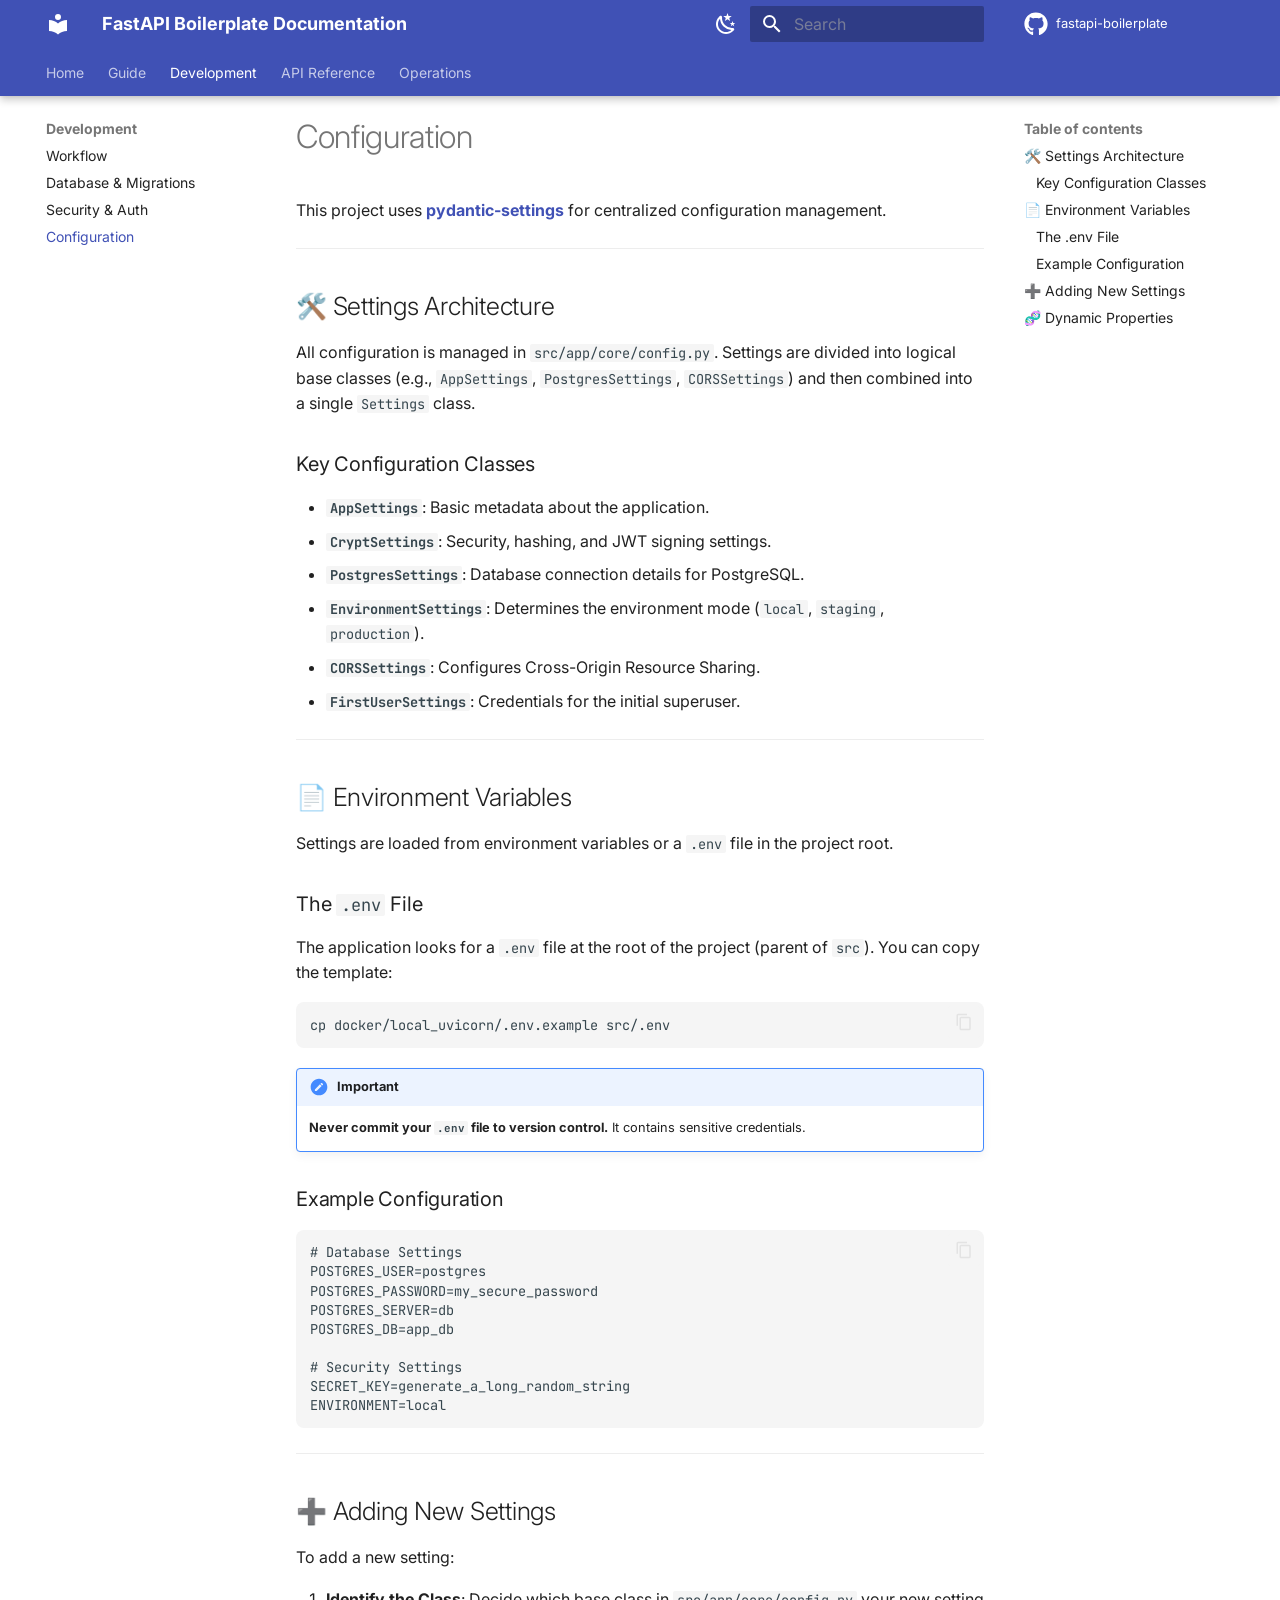
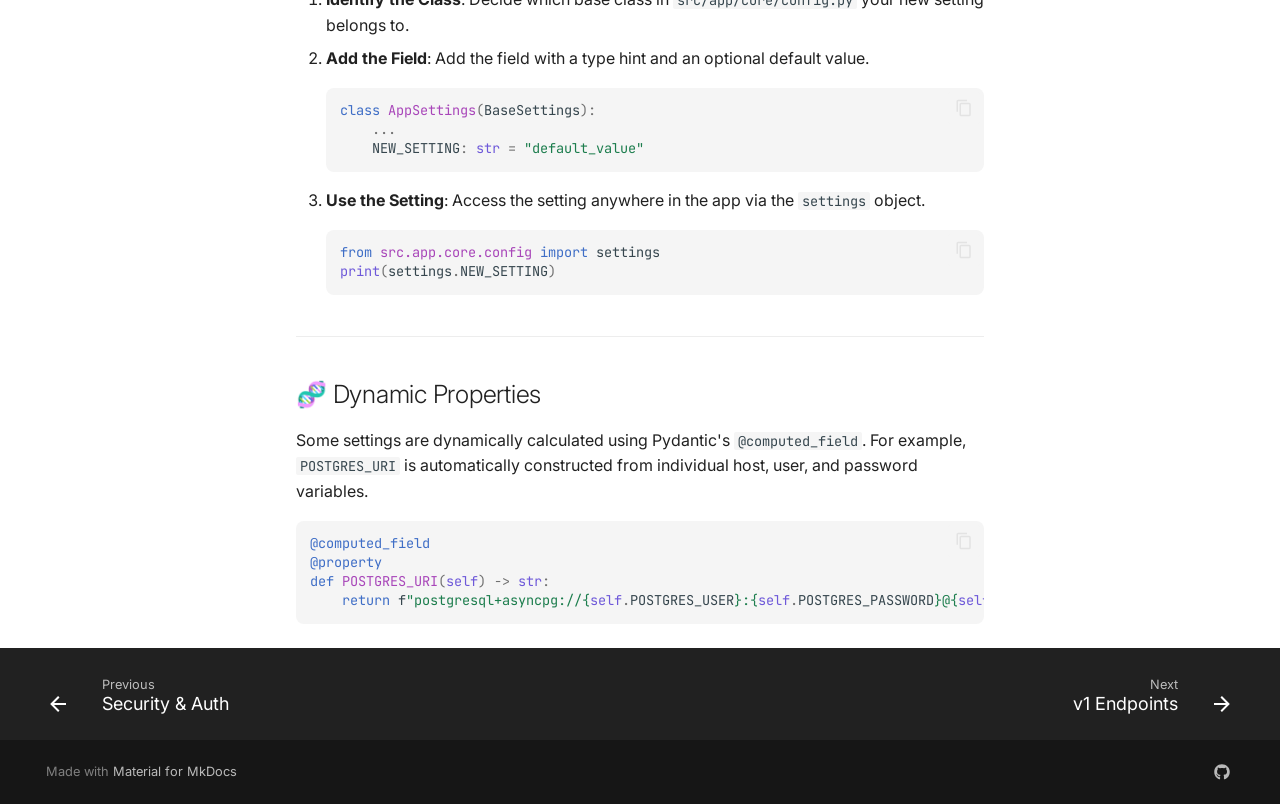
<file: development/configuration/index.html>
<!doctype html>
<html lang="en" class="no-js">
  <head>
    
      <meta charset="utf-8">
      <meta name="viewport" content="width=device-width,initial-scale=1">
      
        <meta name="description" content="A modern, modular, and high-performance FastAPI boilerplate with async SQLAlchemy 2.0 and PostgreSQL.">
      
      
        <meta name="author" content="Matteo Le Bars">
      
      
        <link rel="canonical" href="https://matto-lebars.github.io/core-backend/development/configuration/">
      
      
        <link rel="prev" href="../security/">
      
      
        <link rel="next" href="../../api/v1/">
      
      
        
      
      
      <link rel="icon" href="../../assets/images/favicon.png">
      <meta name="generator" content="mkdocs-1.6.1, mkdocs-material-9.7.4">
    
    
      
        <title>Configuration - FastAPI Boilerplate Documentation</title>
      
    
    
      <link rel="stylesheet" href="../../assets/stylesheets/main.484c7ddc.min.css">
      
        
        <link rel="stylesheet" href="../../assets/stylesheets/palette.ab4e12ef.min.css">
      
      


    
    
      
    
    
      
        
        
        <link rel="preconnect" href="https://fonts.gstatic.com" crossorigin>
        <link rel="stylesheet" href="https://fonts.googleapis.com/css?family=Inter:300,300i,400,400i,700,700i%7CJetBrains+Mono:400,400i,700,700i&display=fallback">
        <style>:root{--md-text-font:"Inter";--md-code-font:"JetBrains Mono"}</style>
      
    
    
      <link rel="stylesheet" href="../../assets/css/custom.css">
    
    <script>__md_scope=new URL("../..",location),__md_hash=e=>[...e].reduce(((e,_)=>(e<<5)-e+_.charCodeAt(0)),0),__md_get=(e,_=localStorage,t=__md_scope)=>JSON.parse(_.getItem(t.pathname+"."+e)),__md_set=(e,_,t=localStorage,a=__md_scope)=>{try{t.setItem(a.pathname+"."+e,JSON.stringify(_))}catch(e){}}</script>
    
      

    
    
  </head>
  
  
    
    
      
    
    
    
    
    <body dir="ltr" data-md-color-scheme="default" data-md-color-primary="indigo" data-md-color-accent="indigo">
  
    
    <input class="md-toggle" data-md-toggle="drawer" type="checkbox" id="__drawer" autocomplete="off">
    <input class="md-toggle" data-md-toggle="search" type="checkbox" id="__search" autocomplete="off">
    <label class="md-overlay" for="__drawer"></label>
    <div data-md-component="skip">
      
        
        <a href="#configuration" class="md-skip">
          Skip to content
        </a>
      
    </div>
    <div data-md-component="announce">
      
    </div>
    
    
      

  

<header class="md-header md-header--shadow md-header--lifted" data-md-component="header">
  <nav class="md-header__inner md-grid" aria-label="Header">
    <a href="../.." title="FastAPI Boilerplate Documentation" class="md-header__button md-logo" aria-label="FastAPI Boilerplate Documentation" data-md-component="logo">
      
  
  <svg xmlns="http://www.w3.org/2000/svg" viewBox="0 0 24 24"><path d="M12 8a3 3 0 0 0 3-3 3 3 0 0 0-3-3 3 3 0 0 0-3 3 3 3 0 0 0 3 3m0 3.54C9.64 9.35 6.5 8 3 8v11c3.5 0 6.64 1.35 9 3.54 2.36-2.19 5.5-3.54 9-3.54V8c-3.5 0-6.64 1.35-9 3.54"/></svg>

    </a>
    <label class="md-header__button md-icon" for="__drawer">
      
      <svg xmlns="http://www.w3.org/2000/svg" viewBox="0 0 24 24"><path d="M3 6h18v2H3zm0 5h18v2H3zm0 5h18v2H3z"/></svg>
    </label>
    <div class="md-header__title" data-md-component="header-title">
      <div class="md-header__ellipsis">
        <div class="md-header__topic">
          <span class="md-ellipsis">
            FastAPI Boilerplate Documentation
          </span>
        </div>
        <div class="md-header__topic" data-md-component="header-topic">
          <span class="md-ellipsis">
            
              Configuration
            
          </span>
        </div>
      </div>
    </div>
    
      
        <form class="md-header__option" data-md-component="palette">
  
    
    
    
    <input class="md-option" data-md-color-media="(prefers-color-scheme: light)" data-md-color-scheme="default" data-md-color-primary="indigo" data-md-color-accent="indigo"  aria-label="Switch to dark mode"  type="radio" name="__palette" id="__palette_0">
    
      <label class="md-header__button md-icon" title="Switch to dark mode" for="__palette_1" hidden>
        <svg xmlns="http://www.w3.org/2000/svg" viewBox="0 0 24 24"><path d="m17.75 4.09-2.53 1.94.91 3.06-2.63-1.81-2.63 1.81.91-3.06-2.53-1.94L12.44 4l1.06-3 1.06 3zm3.5 6.91-1.64 1.25.59 1.98-1.7-1.17-1.7 1.17.59-1.98L15.75 11l2.06-.05L18.5 9l.69 1.95zm-2.28 4.95c.83-.08 1.72 1.1 1.19 1.85-.32.45-.66.87-1.08 1.27C15.17 23 8.84 23 4.94 19.07c-3.91-3.9-3.91-10.24 0-14.14.4-.4.82-.76 1.27-1.08.75-.53 1.93.36 1.85 1.19-.27 2.86.69 5.83 2.89 8.02a9.96 9.96 0 0 0 8.02 2.89m-1.64 2.02a12.08 12.08 0 0 1-7.8-3.47c-2.17-2.19-3.33-5-3.49-7.82-2.81 3.14-2.7 7.96.31 10.98 3.02 3.01 7.84 3.12 10.98.31"/></svg>
      </label>
    
  
    
    
    
    <input class="md-option" data-md-color-media="(prefers-color-scheme: dark)" data-md-color-scheme="slate" data-md-color-primary="indigo" data-md-color-accent="indigo"  aria-label="Switch to light mode"  type="radio" name="__palette" id="__palette_1">
    
      <label class="md-header__button md-icon" title="Switch to light mode" for="__palette_0" hidden>
        <svg xmlns="http://www.w3.org/2000/svg" viewBox="0 0 24 24"><path d="M12 7a5 5 0 0 1 5 5 5 5 0 0 1-5 5 5 5 0 0 1-5-5 5 5 0 0 1 5-5m0 2a3 3 0 0 0-3 3 3 3 0 0 0 3 3 3 3 0 0 0 3-3 3 3 0 0 0-3-3m0-7 2.39 3.42C13.65 5.15 12.84 5 12 5s-1.65.15-2.39.42zM3.34 7l4.16-.35A7.2 7.2 0 0 0 5.94 8.5c-.44.74-.69 1.5-.83 2.29zm.02 10 1.76-3.77a7.131 7.131 0 0 0 2.38 4.14zM20.65 7l-1.77 3.79a7.02 7.02 0 0 0-2.38-4.15zm-.01 10-4.14.36c.59-.51 1.12-1.14 1.54-1.86.42-.73.69-1.5.83-2.29zM12 22l-2.41-3.44c.74.27 1.55.44 2.41.44.82 0 1.63-.17 2.37-.44z"/></svg>
      </label>
    
  
</form>
      
    
    
      <script>var palette=__md_get("__palette");if(palette&&palette.color){if("(prefers-color-scheme)"===palette.color.media){var media=matchMedia("(prefers-color-scheme: light)"),input=document.querySelector(media.matches?"[data-md-color-media='(prefers-color-scheme: light)']":"[data-md-color-media='(prefers-color-scheme: dark)']");palette.color.media=input.getAttribute("data-md-color-media"),palette.color.scheme=input.getAttribute("data-md-color-scheme"),palette.color.primary=input.getAttribute("data-md-color-primary"),palette.color.accent=input.getAttribute("data-md-color-accent")}for(var[key,value]of Object.entries(palette.color))document.body.setAttribute("data-md-color-"+key,value)}</script>
    
    
    
      
      
        <label class="md-header__button md-icon" for="__search">
          
          <svg xmlns="http://www.w3.org/2000/svg" viewBox="0 0 24 24"><path d="M9.5 3A6.5 6.5 0 0 1 16 9.5c0 1.61-.59 3.09-1.56 4.23l.27.27h.79l5 5-1.5 1.5-5-5v-.79l-.27-.27A6.52 6.52 0 0 1 9.5 16 6.5 6.5 0 0 1 3 9.5 6.5 6.5 0 0 1 9.5 3m0 2C7 5 5 7 5 9.5S7 14 9.5 14 14 12 14 9.5 12 5 9.5 5"/></svg>
        </label>
        <div class="md-search" data-md-component="search" role="dialog">
  <label class="md-search__overlay" for="__search"></label>
  <div class="md-search__inner" role="search">
    <form class="md-search__form" name="search">
      <input type="text" class="md-search__input" name="query" aria-label="Search" placeholder="Search" autocapitalize="off" autocorrect="off" autocomplete="off" spellcheck="false" data-md-component="search-query" required>
      <label class="md-search__icon md-icon" for="__search">
        
        <svg xmlns="http://www.w3.org/2000/svg" viewBox="0 0 24 24"><path d="M9.5 3A6.5 6.5 0 0 1 16 9.5c0 1.61-.59 3.09-1.56 4.23l.27.27h.79l5 5-1.5 1.5-5-5v-.79l-.27-.27A6.52 6.52 0 0 1 9.5 16 6.5 6.5 0 0 1 3 9.5 6.5 6.5 0 0 1 9.5 3m0 2C7 5 5 7 5 9.5S7 14 9.5 14 14 12 14 9.5 12 5 9.5 5"/></svg>
        
        <svg xmlns="http://www.w3.org/2000/svg" viewBox="0 0 24 24"><path d="M20 11v2H8l5.5 5.5-1.42 1.42L4.16 12l7.92-7.92L13.5 5.5 8 11z"/></svg>
      </label>
      <nav class="md-search__options" aria-label="Search">
        
          <a href="javascript:void(0)" class="md-search__icon md-icon" title="Share" aria-label="Share" data-clipboard data-clipboard-text="" data-md-component="search-share" tabindex="-1">
            
            <svg xmlns="http://www.w3.org/2000/svg" viewBox="0 0 24 24"><path d="M18 16.08c-.76 0-1.44.3-1.96.77L8.91 12.7c.05-.23.09-.46.09-.7s-.04-.47-.09-.7l7.05-4.11c.54.5 1.25.81 2.04.81a3 3 0 0 0 3-3 3 3 0 0 0-3-3 3 3 0 0 0-3 3c0 .24.04.47.09.7L8.04 9.81C7.5 9.31 6.79 9 6 9a3 3 0 0 0-3 3 3 3 0 0 0 3 3c.79 0 1.5-.31 2.04-.81l7.12 4.15c-.05.21-.08.43-.08.66 0 1.61 1.31 2.91 2.92 2.91s2.92-1.3 2.92-2.91A2.92 2.92 0 0 0 18 16.08"/></svg>
          </a>
        
        <button type="reset" class="md-search__icon md-icon" title="Clear" aria-label="Clear" tabindex="-1">
          
          <svg xmlns="http://www.w3.org/2000/svg" viewBox="0 0 24 24"><path d="M19 6.41 17.59 5 12 10.59 6.41 5 5 6.41 10.59 12 5 17.59 6.41 19 12 13.41 17.59 19 19 17.59 13.41 12z"/></svg>
        </button>
      </nav>
      
        <div class="md-search__suggest" data-md-component="search-suggest"></div>
      
    </form>
    <div class="md-search__output">
      <div class="md-search__scrollwrap" tabindex="0" data-md-scrollfix>
        <div class="md-search-result" data-md-component="search-result">
          <div class="md-search-result__meta">
            Initializing search
          </div>
          <ol class="md-search-result__list" role="presentation"></ol>
        </div>
      </div>
    </div>
  </div>
</div>
      
    
    
      <div class="md-header__source">
        <a href="https://github.com/matto-lebars/fastapi-boilerplate" title="Go to repository" class="md-source" data-md-component="source">
  <div class="md-source__icon md-icon">
    
    <svg xmlns="http://www.w3.org/2000/svg" viewBox="0 0 512 512"><!--! Font Awesome Free 7.1.0 by @fontawesome - https://fontawesome.com License - https://fontawesome.com/license/free (Icons: CC BY 4.0, Fonts: SIL OFL 1.1, Code: MIT License) Copyright 2025 Fonticons, Inc.--><path d="M173.9 397.4c0 2-2.3 3.6-5.2 3.6-3.3.3-5.6-1.3-5.6-3.6 0-2 2.3-3.6 5.2-3.6 3-.3 5.6 1.3 5.6 3.6m-31.1-4.5c-.7 2 1.3 4.3 4.3 4.9 2.6 1 5.6 0 6.2-2s-1.3-4.3-4.3-5.2c-2.6-.7-5.5.3-6.2 2.3m44.2-1.7c-2.9.7-4.9 2.6-4.6 4.9.3 2 2.9 3.3 5.9 2.6 2.9-.7 4.9-2.6 4.6-4.6-.3-1.9-3-3.2-5.9-2.9M252.8 8C114.1 8 8 113.3 8 252c0 110.9 69.8 205.8 169.5 239.2 12.8 2.3 17.3-5.6 17.3-12.1 0-6.2-.3-40.4-.3-61.4 0 0-70 15-84.7-29.8 0 0-11.4-29.1-27.8-36.6 0 0-22.9-15.7 1.6-15.4 0 0 24.9 2 38.6 25.8 21.9 38.6 58.6 27.5 72.9 20.9 2.3-16 8.8-27.1 16-33.7-55.9-6.2-112.3-14.3-112.3-110.5 0-27.5 7.6-41.3 23.6-58.9-2.6-6.5-11.1-33.3 2.6-67.9 20.9-6.5 69 27 69 27 20-5.6 41.5-8.5 62.8-8.5s42.8 2.9 62.8 8.5c0 0 48.1-33.6 69-27 13.7 34.7 5.2 61.4 2.6 67.9 16 17.7 25.8 31.5 25.8 58.9 0 96.5-58.9 104.2-114.8 110.5 9.2 7.9 17 22.9 17 46.4 0 33.7-.3 75.4-.3 83.6 0 6.5 4.6 14.4 17.3 12.1C436.2 457.8 504 362.9 504 252 504 113.3 391.5 8 252.8 8M105.2 352.9c-1.3 1-1 3.3.7 5.2 1.6 1.6 3.9 2.3 5.2 1 1.3-1 1-3.3-.7-5.2-1.6-1.6-3.9-2.3-5.2-1m-10.8-8.1c-.7 1.3.3 2.9 2.3 3.9 1.6 1 3.6.7 4.3-.7.7-1.3-.3-2.9-2.3-3.9-2-.6-3.6-.3-4.3.7m32.4 35.6c-1.6 1.3-1 4.3 1.3 6.2 2.3 2.3 5.2 2.6 6.5 1 1.3-1.3.7-4.3-1.3-6.2-2.2-2.3-5.2-2.6-6.5-1m-11.4-14.7c-1.6 1-1.6 3.6 0 5.9s4.3 3.3 5.6 2.3c1.6-1.3 1.6-3.9 0-6.2-1.4-2.3-4-3.3-5.6-2"/></svg>
  </div>
  <div class="md-source__repository">
    fastapi-boilerplate
  </div>
</a>
      </div>
    
  </nav>
  
    
      
<nav class="md-tabs" aria-label="Tabs" data-md-component="tabs">
  <div class="md-grid">
    <ul class="md-tabs__list">
      
        
  
  
  
  
    <li class="md-tabs__item">
      <a href="../.." class="md-tabs__link">
        
  
  
    
  
  Home

      </a>
    </li>
  

      
        
  
  
  
  
    
    
      <li class="md-tabs__item">
        <a href="../../getting-started/" class="md-tabs__link">
          
  
  
    
  
  Guide

        </a>
      </li>
    
  

      
        
  
  
  
    
  
  
    
    
      <li class="md-tabs__item md-tabs__item--active">
        <a href="../workflow/" class="md-tabs__link">
          
  
  
    
  
  Development

        </a>
      </li>
    
  

      
        
  
  
  
  
    
    
      <li class="md-tabs__item">
        <a href="../../api/v1/" class="md-tabs__link">
          
  
  
    
  
  API Reference

        </a>
      </li>
    
  

      
        
  
  
  
  
    
    
      <li class="md-tabs__item">
        <a href="../../operations/deployment/" class="md-tabs__link">
          
  
  
    
  
  Operations

        </a>
      </li>
    
  

      
    </ul>
  </div>
</nav>
    
  
</header>
    
    <div class="md-container" data-md-component="container">
      
      
        
      
      <main class="md-main" data-md-component="main">
        <div class="md-main__inner md-grid">
          
            
              
              <div class="md-sidebar md-sidebar--primary" data-md-component="sidebar" data-md-type="navigation" >
                <div class="md-sidebar__scrollwrap">
                  <div class="md-sidebar__inner">
                    


  


<nav class="md-nav md-nav--primary md-nav--lifted" aria-label="Navigation" data-md-level="0">
  <label class="md-nav__title" for="__drawer">
    <a href="../.." title="FastAPI Boilerplate Documentation" class="md-nav__button md-logo" aria-label="FastAPI Boilerplate Documentation" data-md-component="logo">
      
  
  <svg xmlns="http://www.w3.org/2000/svg" viewBox="0 0 24 24"><path d="M12 8a3 3 0 0 0 3-3 3 3 0 0 0-3-3 3 3 0 0 0-3 3 3 3 0 0 0 3 3m0 3.54C9.64 9.35 6.5 8 3 8v11c3.5 0 6.64 1.35 9 3.54 2.36-2.19 5.5-3.54 9-3.54V8c-3.5 0-6.64 1.35-9 3.54"/></svg>

    </a>
    FastAPI Boilerplate Documentation
  </label>
  
    <div class="md-nav__source">
      <a href="https://github.com/matto-lebars/fastapi-boilerplate" title="Go to repository" class="md-source" data-md-component="source">
  <div class="md-source__icon md-icon">
    
    <svg xmlns="http://www.w3.org/2000/svg" viewBox="0 0 512 512"><!--! Font Awesome Free 7.1.0 by @fontawesome - https://fontawesome.com License - https://fontawesome.com/license/free (Icons: CC BY 4.0, Fonts: SIL OFL 1.1, Code: MIT License) Copyright 2025 Fonticons, Inc.--><path d="M173.9 397.4c0 2-2.3 3.6-5.2 3.6-3.3.3-5.6-1.3-5.6-3.6 0-2 2.3-3.6 5.2-3.6 3-.3 5.6 1.3 5.6 3.6m-31.1-4.5c-.7 2 1.3 4.3 4.3 4.9 2.6 1 5.6 0 6.2-2s-1.3-4.3-4.3-5.2c-2.6-.7-5.5.3-6.2 2.3m44.2-1.7c-2.9.7-4.9 2.6-4.6 4.9.3 2 2.9 3.3 5.9 2.6 2.9-.7 4.9-2.6 4.6-4.6-.3-1.9-3-3.2-5.9-2.9M252.8 8C114.1 8 8 113.3 8 252c0 110.9 69.8 205.8 169.5 239.2 12.8 2.3 17.3-5.6 17.3-12.1 0-6.2-.3-40.4-.3-61.4 0 0-70 15-84.7-29.8 0 0-11.4-29.1-27.8-36.6 0 0-22.9-15.7 1.6-15.4 0 0 24.9 2 38.6 25.8 21.9 38.6 58.6 27.5 72.9 20.9 2.3-16 8.8-27.1 16-33.7-55.9-6.2-112.3-14.3-112.3-110.5 0-27.5 7.6-41.3 23.6-58.9-2.6-6.5-11.1-33.3 2.6-67.9 20.9-6.5 69 27 69 27 20-5.6 41.5-8.5 62.8-8.5s42.8 2.9 62.8 8.5c0 0 48.1-33.6 69-27 13.7 34.7 5.2 61.4 2.6 67.9 16 17.7 25.8 31.5 25.8 58.9 0 96.5-58.9 104.2-114.8 110.5 9.2 7.9 17 22.9 17 46.4 0 33.7-.3 75.4-.3 83.6 0 6.5 4.6 14.4 17.3 12.1C436.2 457.8 504 362.9 504 252 504 113.3 391.5 8 252.8 8M105.2 352.9c-1.3 1-1 3.3.7 5.2 1.6 1.6 3.9 2.3 5.2 1 1.3-1 1-3.3-.7-5.2-1.6-1.6-3.9-2.3-5.2-1m-10.8-8.1c-.7 1.3.3 2.9 2.3 3.9 1.6 1 3.6.7 4.3-.7.7-1.3-.3-2.9-2.3-3.9-2-.6-3.6-.3-4.3.7m32.4 35.6c-1.6 1.3-1 4.3 1.3 6.2 2.3 2.3 5.2 2.6 6.5 1 1.3-1.3.7-4.3-1.3-6.2-2.2-2.3-5.2-2.6-6.5-1m-11.4-14.7c-1.6 1-1.6 3.6 0 5.9s4.3 3.3 5.6 2.3c1.6-1.3 1.6-3.9 0-6.2-1.4-2.3-4-3.3-5.6-2"/></svg>
  </div>
  <div class="md-source__repository">
    fastapi-boilerplate
  </div>
</a>
    </div>
  
  <ul class="md-nav__list" data-md-scrollfix>
    
      
      
  
  
  
  
    <li class="md-nav__item">
      <a href="../.." class="md-nav__link">
        
  
  
  <span class="md-ellipsis">
    
  
    Home
  

    
  </span>
  
  

      </a>
    </li>
  

    
      
      
  
  
  
  
    
    
      
        
      
        
      
    
    
    
      
      
        
      
    
    
    <li class="md-nav__item md-nav__item--nested">
      
        
        
          
        
        <input class="md-nav__toggle md-toggle md-toggle--indeterminate" type="checkbox" id="__nav_2" >
        
          
          <label class="md-nav__link" for="__nav_2" id="__nav_2_label" tabindex="0">
            
  
  
  <span class="md-ellipsis">
    
  
    Guide
  

    
  </span>
  
  

            <span class="md-nav__icon md-icon"></span>
          </label>
        
        <nav class="md-nav" data-md-level="1" aria-labelledby="__nav_2_label" aria-expanded="false">
          <label class="md-nav__title" for="__nav_2">
            <span class="md-nav__icon md-icon"></span>
            
  
    Guide
  

          </label>
          <ul class="md-nav__list" data-md-scrollfix>
            
              
                
  
  
  
  
    <li class="md-nav__item">
      <a href="../../getting-started/" class="md-nav__link">
        
  
  
  <span class="md-ellipsis">
    
  
    Getting Started
  

    
  </span>
  
  

      </a>
    </li>
  

              
            
              
                
  
  
  
  
    <li class="md-nav__item">
      <a href="../../architecture/" class="md-nav__link">
        
  
  
  <span class="md-ellipsis">
    
  
    Architecture
  

    
  </span>
  
  

      </a>
    </li>
  

              
            
          </ul>
        </nav>
      
    </li>
  

    
      
      
  
  
    
  
  
  
    
    
      
        
      
        
      
        
      
        
      
    
    
    
      
        
        
      
      
        
      
    
    
    <li class="md-nav__item md-nav__item--active md-nav__item--section md-nav__item--nested">
      
        
        
        <input class="md-nav__toggle md-toggle " type="checkbox" id="__nav_3" checked>
        
          
          <label class="md-nav__link" for="__nav_3" id="__nav_3_label" tabindex="">
            
  
  
  <span class="md-ellipsis">
    
  
    Development
  

    
  </span>
  
  

            <span class="md-nav__icon md-icon"></span>
          </label>
        
        <nav class="md-nav" data-md-level="1" aria-labelledby="__nav_3_label" aria-expanded="true">
          <label class="md-nav__title" for="__nav_3">
            <span class="md-nav__icon md-icon"></span>
            
  
    Development
  

          </label>
          <ul class="md-nav__list" data-md-scrollfix>
            
              
                
  
  
  
  
    <li class="md-nav__item">
      <a href="../workflow/" class="md-nav__link">
        
  
  
  <span class="md-ellipsis">
    
  
    Workflow
  

    
  </span>
  
  

      </a>
    </li>
  

              
            
              
                
  
  
  
  
    <li class="md-nav__item">
      <a href="../database/" class="md-nav__link">
        
  
  
  <span class="md-ellipsis">
    
  
    Database & Migrations
  

    
  </span>
  
  

      </a>
    </li>
  

              
            
              
                
  
  
  
  
    <li class="md-nav__item">
      <a href="../security/" class="md-nav__link">
        
  
  
  <span class="md-ellipsis">
    
  
    Security & Auth
  

    
  </span>
  
  

      </a>
    </li>
  

              
            
              
                
  
  
    
  
  
  
    <li class="md-nav__item md-nav__item--active">
      
      <input class="md-nav__toggle md-toggle" type="checkbox" id="__toc">
      
      
        
      
      
        <label class="md-nav__link md-nav__link--active" for="__toc">
          
  
  
  <span class="md-ellipsis">
    
  
    Configuration
  

    
  </span>
  
  

          <span class="md-nav__icon md-icon"></span>
        </label>
      
      <a href="./" class="md-nav__link md-nav__link--active">
        
  
  
  <span class="md-ellipsis">
    
  
    Configuration
  

    
  </span>
  
  

      </a>
      
        

<nav class="md-nav md-nav--secondary" aria-label="Table of contents">
  
  
  
    
  
  
    <label class="md-nav__title" for="__toc">
      <span class="md-nav__icon md-icon"></span>
      Table of contents
    </label>
    <ul class="md-nav__list" data-md-component="toc" data-md-scrollfix>
      
        <li class="md-nav__item">
  <a href="#settings-architecture" class="md-nav__link">
    <span class="md-ellipsis">
      
        🛠️ Settings Architecture
      
    </span>
  </a>
  
    <nav class="md-nav" aria-label="🛠️ Settings Architecture">
      <ul class="md-nav__list">
        
          <li class="md-nav__item">
  <a href="#key-configuration-classes" class="md-nav__link">
    <span class="md-ellipsis">
      
        Key Configuration Classes
      
    </span>
  </a>
  
</li>
        
      </ul>
    </nav>
  
</li>
      
        <li class="md-nav__item">
  <a href="#environment-variables" class="md-nav__link">
    <span class="md-ellipsis">
      
        📄 Environment Variables
      
    </span>
  </a>
  
    <nav class="md-nav" aria-label="📄 Environment Variables">
      <ul class="md-nav__list">
        
          <li class="md-nav__item">
  <a href="#the-env-file" class="md-nav__link">
    <span class="md-ellipsis">
      
        The .env File
      
    </span>
  </a>
  
</li>
        
          <li class="md-nav__item">
  <a href="#example-configuration" class="md-nav__link">
    <span class="md-ellipsis">
      
        Example Configuration
      
    </span>
  </a>
  
</li>
        
      </ul>
    </nav>
  
</li>
      
        <li class="md-nav__item">
  <a href="#adding-new-settings" class="md-nav__link">
    <span class="md-ellipsis">
      
        ➕ Adding New Settings
      
    </span>
  </a>
  
</li>
      
        <li class="md-nav__item">
  <a href="#dynamic-properties" class="md-nav__link">
    <span class="md-ellipsis">
      
        🧬 Dynamic Properties
      
    </span>
  </a>
  
</li>
      
    </ul>
  
</nav>
      
    </li>
  

              
            
          </ul>
        </nav>
      
    </li>
  

    
      
      
  
  
  
  
    
    
      
        
      
    
    
    
      
      
        
      
    
    
    <li class="md-nav__item md-nav__item--nested">
      
        
        
          
        
        <input class="md-nav__toggle md-toggle md-toggle--indeterminate" type="checkbox" id="__nav_4" >
        
          
          <label class="md-nav__link" for="__nav_4" id="__nav_4_label" tabindex="0">
            
  
  
  <span class="md-ellipsis">
    
  
    API Reference
  

    
  </span>
  
  

            <span class="md-nav__icon md-icon"></span>
          </label>
        
        <nav class="md-nav" data-md-level="1" aria-labelledby="__nav_4_label" aria-expanded="false">
          <label class="md-nav__title" for="__nav_4">
            <span class="md-nav__icon md-icon"></span>
            
  
    API Reference
  

          </label>
          <ul class="md-nav__list" data-md-scrollfix>
            
              
                
  
  
  
  
    <li class="md-nav__item">
      <a href="../../api/v1/" class="md-nav__link">
        
  
  
  <span class="md-ellipsis">
    
  
    v1 Endpoints
  

    
  </span>
  
  

      </a>
    </li>
  

              
            
          </ul>
        </nav>
      
    </li>
  

    
      
      
  
  
  
  
    
    
      
        
      
    
    
    
      
      
        
      
    
    
    <li class="md-nav__item md-nav__item--nested">
      
        
        
          
        
        <input class="md-nav__toggle md-toggle md-toggle--indeterminate" type="checkbox" id="__nav_5" >
        
          
          <label class="md-nav__link" for="__nav_5" id="__nav_5_label" tabindex="0">
            
  
  
  <span class="md-ellipsis">
    
  
    Operations
  

    
  </span>
  
  

            <span class="md-nav__icon md-icon"></span>
          </label>
        
        <nav class="md-nav" data-md-level="1" aria-labelledby="__nav_5_label" aria-expanded="false">
          <label class="md-nav__title" for="__nav_5">
            <span class="md-nav__icon md-icon"></span>
            
  
    Operations
  

          </label>
          <ul class="md-nav__list" data-md-scrollfix>
            
              
                
  
  
  
  
    <li class="md-nav__item">
      <a href="../../operations/deployment/" class="md-nav__link">
        
  
  
  <span class="md-ellipsis">
    
  
    Deployment
  

    
  </span>
  
  

      </a>
    </li>
  

              
            
          </ul>
        </nav>
      
    </li>
  

    
  </ul>
</nav>
                  </div>
                </div>
              </div>
            
            
              
              <div class="md-sidebar md-sidebar--secondary" data-md-component="sidebar" data-md-type="toc" >
                <div class="md-sidebar__scrollwrap">
                  <div class="md-sidebar__inner">
                    

<nav class="md-nav md-nav--secondary" aria-label="Table of contents">
  
  
  
    
  
  
    <label class="md-nav__title" for="__toc">
      <span class="md-nav__icon md-icon"></span>
      Table of contents
    </label>
    <ul class="md-nav__list" data-md-component="toc" data-md-scrollfix>
      
        <li class="md-nav__item">
  <a href="#settings-architecture" class="md-nav__link">
    <span class="md-ellipsis">
      
        🛠️ Settings Architecture
      
    </span>
  </a>
  
    <nav class="md-nav" aria-label="🛠️ Settings Architecture">
      <ul class="md-nav__list">
        
          <li class="md-nav__item">
  <a href="#key-configuration-classes" class="md-nav__link">
    <span class="md-ellipsis">
      
        Key Configuration Classes
      
    </span>
  </a>
  
</li>
        
      </ul>
    </nav>
  
</li>
      
        <li class="md-nav__item">
  <a href="#environment-variables" class="md-nav__link">
    <span class="md-ellipsis">
      
        📄 Environment Variables
      
    </span>
  </a>
  
    <nav class="md-nav" aria-label="📄 Environment Variables">
      <ul class="md-nav__list">
        
          <li class="md-nav__item">
  <a href="#the-env-file" class="md-nav__link">
    <span class="md-ellipsis">
      
        The .env File
      
    </span>
  </a>
  
</li>
        
          <li class="md-nav__item">
  <a href="#example-configuration" class="md-nav__link">
    <span class="md-ellipsis">
      
        Example Configuration
      
    </span>
  </a>
  
</li>
        
      </ul>
    </nav>
  
</li>
      
        <li class="md-nav__item">
  <a href="#adding-new-settings" class="md-nav__link">
    <span class="md-ellipsis">
      
        ➕ Adding New Settings
      
    </span>
  </a>
  
</li>
      
        <li class="md-nav__item">
  <a href="#dynamic-properties" class="md-nav__link">
    <span class="md-ellipsis">
      
        🧬 Dynamic Properties
      
    </span>
  </a>
  
</li>
      
    </ul>
  
</nav>
                  </div>
                </div>
              </div>
            
          
          
            <div class="md-content" data-md-component="content">
              
              <article class="md-content__inner md-typeset">
                
                  


  
  


<h1 id="configuration">Configuration<a class="headerlink" href="#configuration" title="Permanent link">&para;</a></h1>
<p>This project uses <strong><a href="https://docs.pydantic.dev/latest/usage/pydantic_settings/">pydantic-settings</a></strong> for centralized configuration management.</p>
<hr />
<h2 id="settings-architecture">🛠️ Settings Architecture<a class="headerlink" href="#settings-architecture" title="Permanent link">&para;</a></h2>
<p>All configuration is managed in <code>src/app/core/config.py</code>. Settings are divided into logical base classes (e.g., <code>AppSettings</code>, <code>PostgresSettings</code>, <code>CORSSettings</code>) and then combined into a single <code>Settings</code> class.</p>
<h3 id="key-configuration-classes">Key Configuration Classes<a class="headerlink" href="#key-configuration-classes" title="Permanent link">&para;</a></h3>
<ul>
<li><strong><code>AppSettings</code></strong>: Basic metadata about the application.</li>
<li><strong><code>CryptSettings</code></strong>: Security, hashing, and JWT signing settings.</li>
<li><strong><code>PostgresSettings</code></strong>: Database connection details for PostgreSQL.</li>
<li><strong><code>EnvironmentSettings</code></strong>: Determines the environment mode (<code>local</code>, <code>staging</code>, <code>production</code>).</li>
<li><strong><code>CORSSettings</code></strong>: Configures Cross-Origin Resource Sharing.</li>
<li><strong><code>FirstUserSettings</code></strong>: Credentials for the initial superuser.</li>
</ul>
<hr />
<h2 id="environment-variables">📄 Environment Variables<a class="headerlink" href="#environment-variables" title="Permanent link">&para;</a></h2>
<p>Settings are loaded from environment variables or a <code>.env</code> file in the project root.</p>
<h3 id="the-env-file">The <code>.env</code> File<a class="headerlink" href="#the-env-file" title="Permanent link">&para;</a></h3>
<p>The application looks for a <code>.env</code> file at the root of the project (parent of <code>src</code>). You can copy the template:
<div class="language-bash highlight"><pre><span></span><code><span id="__span-0-1"><a id="__codelineno-0-1" name="__codelineno-0-1" href="#__codelineno-0-1"></a>cp<span class="w"> </span>docker/local_uvicorn/.env.example<span class="w"> </span>src/.env
</span></code></pre></div></p>
<div class="admonition important">
<p class="admonition-title">Important</p>
<p><strong>Never commit your <code>.env</code> file to version control.</strong> It contains sensitive credentials.</p>
</div>
<h3 id="example-configuration">Example Configuration<a class="headerlink" href="#example-configuration" title="Permanent link">&para;</a></h3>
<div class="language-text highlight"><pre><span></span><code><span id="__span-1-1"><a id="__codelineno-1-1" name="__codelineno-1-1" href="#__codelineno-1-1"></a># Database Settings
</span><span id="__span-1-2"><a id="__codelineno-1-2" name="__codelineno-1-2" href="#__codelineno-1-2"></a>POSTGRES_USER=postgres
</span><span id="__span-1-3"><a id="__codelineno-1-3" name="__codelineno-1-3" href="#__codelineno-1-3"></a>POSTGRES_PASSWORD=my_secure_password
</span><span id="__span-1-4"><a id="__codelineno-1-4" name="__codelineno-1-4" href="#__codelineno-1-4"></a>POSTGRES_SERVER=db
</span><span id="__span-1-5"><a id="__codelineno-1-5" name="__codelineno-1-5" href="#__codelineno-1-5"></a>POSTGRES_DB=app_db
</span><span id="__span-1-6"><a id="__codelineno-1-6" name="__codelineno-1-6" href="#__codelineno-1-6"></a>
</span><span id="__span-1-7"><a id="__codelineno-1-7" name="__codelineno-1-7" href="#__codelineno-1-7"></a># Security Settings
</span><span id="__span-1-8"><a id="__codelineno-1-8" name="__codelineno-1-8" href="#__codelineno-1-8"></a>SECRET_KEY=generate_a_long_random_string
</span><span id="__span-1-9"><a id="__codelineno-1-9" name="__codelineno-1-9" href="#__codelineno-1-9"></a>ENVIRONMENT=local
</span></code></pre></div>
<hr />
<h2 id="adding-new-settings">➕ Adding New Settings<a class="headerlink" href="#adding-new-settings" title="Permanent link">&para;</a></h2>
<p>To add a new setting:</p>
<ol>
<li><strong>Identify the Class</strong>: Decide which base class in <code>src/app/core/config.py</code> your new setting belongs to.</li>
<li><strong>Add the Field</strong>: Add the field with a type hint and an optional default value.
    <div class="language-python highlight"><pre><span></span><code><span id="__span-2-1"><a id="__codelineno-2-1" name="__codelineno-2-1" href="#__codelineno-2-1"></a><span class="k">class</span><span class="w"> </span><span class="nc">AppSettings</span><span class="p">(</span><span class="n">BaseSettings</span><span class="p">):</span>
</span><span id="__span-2-2"><a id="__codelineno-2-2" name="__codelineno-2-2" href="#__codelineno-2-2"></a>    <span class="o">...</span>
</span><span id="__span-2-3"><a id="__codelineno-2-3" name="__codelineno-2-3" href="#__codelineno-2-3"></a>    <span class="n">NEW_SETTING</span><span class="p">:</span> <span class="nb">str</span> <span class="o">=</span> <span class="s2">&quot;default_value&quot;</span>
</span></code></pre></div></li>
<li><strong>Use the Setting</strong>: Access the setting anywhere in the app via the <code>settings</code> object.
    <div class="language-python highlight"><pre><span></span><code><span id="__span-3-1"><a id="__codelineno-3-1" name="__codelineno-3-1" href="#__codelineno-3-1"></a><span class="kn">from</span><span class="w"> </span><span class="nn">src.app.core.config</span><span class="w"> </span><span class="kn">import</span> <span class="n">settings</span>
</span><span id="__span-3-2"><a id="__codelineno-3-2" name="__codelineno-3-2" href="#__codelineno-3-2"></a><span class="nb">print</span><span class="p">(</span><span class="n">settings</span><span class="o">.</span><span class="n">NEW_SETTING</span><span class="p">)</span>
</span></code></pre></div></li>
</ol>
<hr />
<h2 id="dynamic-properties">🧬 Dynamic Properties<a class="headerlink" href="#dynamic-properties" title="Permanent link">&para;</a></h2>
<p>Some settings are dynamically calculated using Pydantic's <code>@computed_field</code>. For example, <code>POSTGRES_URI</code> is automatically constructed from individual host, user, and password variables.</p>
<div class="language-python highlight"><pre><span></span><code><span id="__span-4-1"><a id="__codelineno-4-1" name="__codelineno-4-1" href="#__codelineno-4-1"></a><span class="nd">@computed_field</span>
</span><span id="__span-4-2"><a id="__codelineno-4-2" name="__codelineno-4-2" href="#__codelineno-4-2"></a><span class="nd">@property</span>
</span><span id="__span-4-3"><a id="__codelineno-4-3" name="__codelineno-4-3" href="#__codelineno-4-3"></a><span class="k">def</span><span class="w"> </span><span class="nf">POSTGRES_URI</span><span class="p">(</span><span class="bp">self</span><span class="p">)</span> <span class="o">-&gt;</span> <span class="nb">str</span><span class="p">:</span>
</span><span id="__span-4-4"><a id="__codelineno-4-4" name="__codelineno-4-4" href="#__codelineno-4-4"></a>    <span class="k">return</span> <span class="sa">f</span><span class="s2">&quot;postgresql+asyncpg://</span><span class="si">{</span><span class="bp">self</span><span class="o">.</span><span class="n">POSTGRES_USER</span><span class="si">}</span><span class="s2">:</span><span class="si">{</span><span class="bp">self</span><span class="o">.</span><span class="n">POSTGRES_PASSWORD</span><span class="si">}</span><span class="s2">@</span><span class="si">{</span><span class="bp">self</span><span class="o">.</span><span class="n">POSTGRES_SERVER</span><span class="si">}</span><span class="s2">/</span><span class="si">{</span><span class="bp">self</span><span class="o">.</span><span class="n">POSTGRES_DB</span><span class="si">}</span><span class="s2">&quot;</span>
</span></code></pre></div>












                
              </article>
            </div>
          
          
  <script>var tabs=__md_get("__tabs");if(Array.isArray(tabs))e:for(var set of document.querySelectorAll(".tabbed-set")){var labels=set.querySelector(".tabbed-labels");for(var tab of tabs)for(var label of labels.getElementsByTagName("label"))if(label.innerText.trim()===tab){var input=document.getElementById(label.htmlFor);input.checked=!0;continue e}}</script>

<script>var target=document.getElementById(location.hash.slice(1));target&&target.name&&(target.checked=target.name.startsWith("__tabbed_"))</script>
        </div>
        
          <button type="button" class="md-top md-icon" data-md-component="top" hidden>
  
  <svg xmlns="http://www.w3.org/2000/svg" viewBox="0 0 24 24"><path d="M13 20h-2V8l-5.5 5.5-1.42-1.42L12 4.16l7.92 7.92-1.42 1.42L13 8z"/></svg>
  Back to top
</button>
        
      </main>
      
        <footer class="md-footer">
  
    
      
      <nav class="md-footer__inner md-grid" aria-label="Footer" >
        
          
          <a href="../security/" class="md-footer__link md-footer__link--prev" aria-label="Previous: Security &amp; Auth">
            <div class="md-footer__button md-icon">
              
              <svg xmlns="http://www.w3.org/2000/svg" viewBox="0 0 24 24"><path d="M20 11v2H8l5.5 5.5-1.42 1.42L4.16 12l7.92-7.92L13.5 5.5 8 11z"/></svg>
            </div>
            <div class="md-footer__title">
              <span class="md-footer__direction">
                Previous
              </span>
              <div class="md-ellipsis">
                Security & Auth
              </div>
            </div>
          </a>
        
        
          
          <a href="../../api/v1/" class="md-footer__link md-footer__link--next" aria-label="Next: v1 Endpoints">
            <div class="md-footer__title">
              <span class="md-footer__direction">
                Next
              </span>
              <div class="md-ellipsis">
                v1 Endpoints
              </div>
            </div>
            <div class="md-footer__button md-icon">
              
              <svg xmlns="http://www.w3.org/2000/svg" viewBox="0 0 24 24"><path d="M4 11v2h12l-5.5 5.5 1.42 1.42L19.84 12l-7.92-7.92L10.5 5.5 16 11z"/></svg>
            </div>
          </a>
        
      </nav>
    
  
  <div class="md-footer-meta md-typeset">
    <div class="md-footer-meta__inner md-grid">
      <div class="md-copyright">
  
  
    Made with
    <a href="https://squidfunk.github.io/mkdocs-material/" target="_blank" rel="noopener">
      Material for MkDocs
    </a>
  
</div>
      
        
<div class="md-social">
  
    
    
    
    
      
      
    
    <a href="https://github.com/<your-username>" target="_blank" rel="noopener" title="github.com" class="md-social__link">
      <svg xmlns="http://www.w3.org/2000/svg" viewBox="0 0 512 512"><!--! Font Awesome Free 7.1.0 by @fontawesome - https://fontawesome.com License - https://fontawesome.com/license/free (Icons: CC BY 4.0, Fonts: SIL OFL 1.1, Code: MIT License) Copyright 2025 Fonticons, Inc.--><path d="M173.9 397.4c0 2-2.3 3.6-5.2 3.6-3.3.3-5.6-1.3-5.6-3.6 0-2 2.3-3.6 5.2-3.6 3-.3 5.6 1.3 5.6 3.6m-31.1-4.5c-.7 2 1.3 4.3 4.3 4.9 2.6 1 5.6 0 6.2-2s-1.3-4.3-4.3-5.2c-2.6-.7-5.5.3-6.2 2.3m44.2-1.7c-2.9.7-4.9 2.6-4.6 4.9.3 2 2.9 3.3 5.9 2.6 2.9-.7 4.9-2.6 4.6-4.6-.3-1.9-3-3.2-5.9-2.9M252.8 8C114.1 8 8 113.3 8 252c0 110.9 69.8 205.8 169.5 239.2 12.8 2.3 17.3-5.6 17.3-12.1 0-6.2-.3-40.4-.3-61.4 0 0-70 15-84.7-29.8 0 0-11.4-29.1-27.8-36.6 0 0-22.9-15.7 1.6-15.4 0 0 24.9 2 38.6 25.8 21.9 38.6 58.6 27.5 72.9 20.9 2.3-16 8.8-27.1 16-33.7-55.9-6.2-112.3-14.3-112.3-110.5 0-27.5 7.6-41.3 23.6-58.9-2.6-6.5-11.1-33.3 2.6-67.9 20.9-6.5 69 27 69 27 20-5.6 41.5-8.5 62.8-8.5s42.8 2.9 62.8 8.5c0 0 48.1-33.6 69-27 13.7 34.7 5.2 61.4 2.6 67.9 16 17.7 25.8 31.5 25.8 58.9 0 96.5-58.9 104.2-114.8 110.5 9.2 7.9 17 22.9 17 46.4 0 33.7-.3 75.4-.3 83.6 0 6.5 4.6 14.4 17.3 12.1C436.2 457.8 504 362.9 504 252 504 113.3 391.5 8 252.8 8M105.2 352.9c-1.3 1-1 3.3.7 5.2 1.6 1.6 3.9 2.3 5.2 1 1.3-1 1-3.3-.7-5.2-1.6-1.6-3.9-2.3-5.2-1m-10.8-8.1c-.7 1.3.3 2.9 2.3 3.9 1.6 1 3.6.7 4.3-.7.7-1.3-.3-2.9-2.3-3.9-2-.6-3.6-.3-4.3.7m32.4 35.6c-1.6 1.3-1 4.3 1.3 6.2 2.3 2.3 5.2 2.6 6.5 1 1.3-1.3.7-4.3-1.3-6.2-2.2-2.3-5.2-2.6-6.5-1m-11.4-14.7c-1.6 1-1.6 3.6 0 5.9s4.3 3.3 5.6 2.3c1.6-1.3 1.6-3.9 0-6.2-1.4-2.3-4-3.3-5.6-2"/></svg>
    </a>
  
</div>
      
    </div>
  </div>
</footer>
      
    </div>
    <div class="md-dialog" data-md-component="dialog">
      <div class="md-dialog__inner md-typeset"></div>
    </div>
    
    
    
      
      
      <script id="__config" type="application/json">{"annotate": null, "base": "../..", "features": ["navigation.tabs", "navigation.tabs.sticky", "navigation.sections", "navigation.expand", "navigation.top", "navigation.footer", "navigation.indexes", "search.highlight", "search.share", "search.suggest", "content.code.copy", "content.code.annotate", "content.tabs.link", "toc.follow"], "search": "../../assets/javascripts/workers/search.2c215733.min.js", "tags": null, "translations": {"clipboard.copied": "Copied to clipboard", "clipboard.copy": "Copy to clipboard", "search.result.more.one": "1 more on this page", "search.result.more.other": "# more on this page", "search.result.none": "No matching documents", "search.result.one": "1 matching document", "search.result.other": "# matching documents", "search.result.placeholder": "Type to start searching", "search.result.term.missing": "Missing", "select.version": "Select version"}, "version": null}</script>
    
    
      <script src="../../assets/javascripts/bundle.79ae519e.min.js"></script>
      
    
  </body>
</html>
</file>
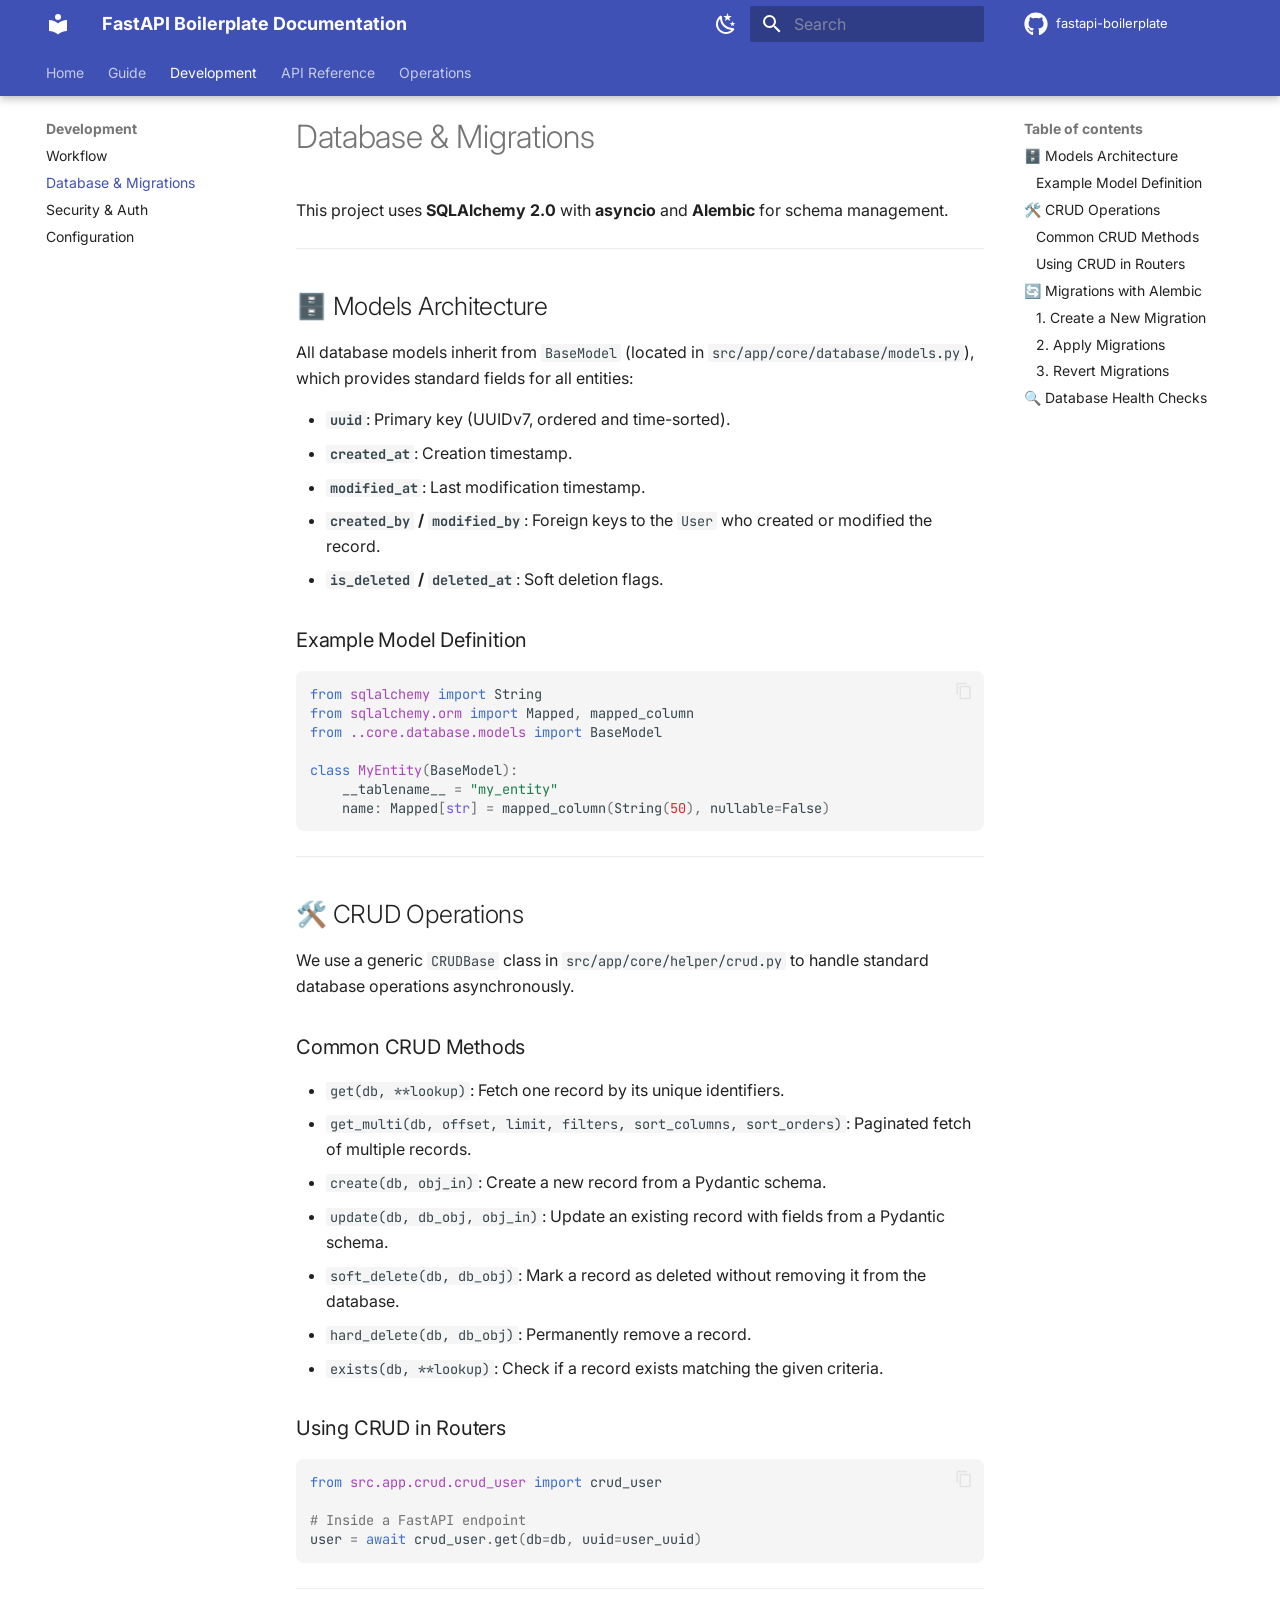
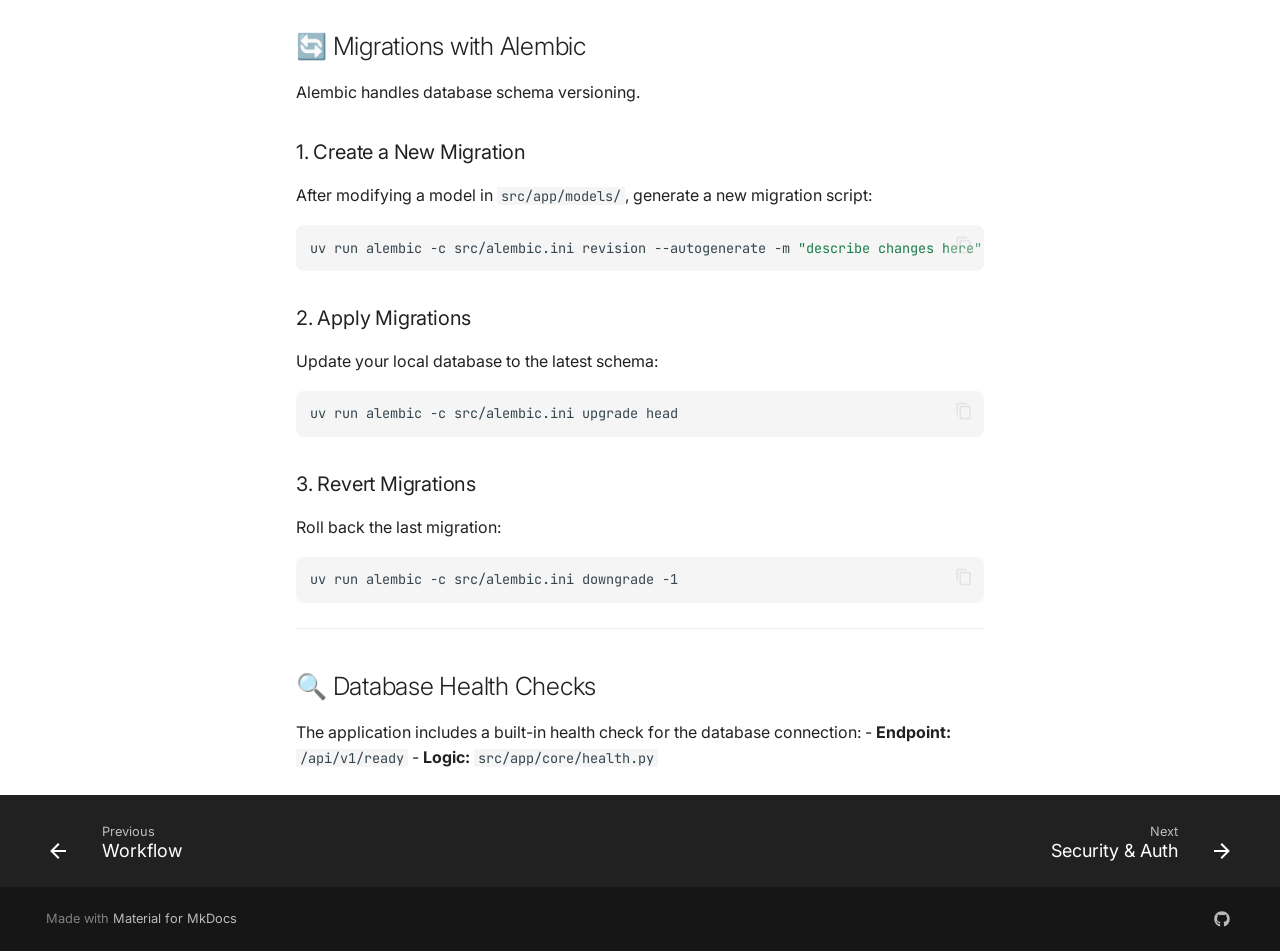
<file: development/database/index.html>
<!doctype html>
<html lang="en" class="no-js">
  <head>
    
      <meta charset="utf-8">
      <meta name="viewport" content="width=device-width,initial-scale=1">
      
        <meta name="description" content="A modern, modular, and high-performance FastAPI boilerplate with async SQLAlchemy 2.0 and PostgreSQL.">
      
      
        <meta name="author" content="Matteo Le Bars">
      
      
        <link rel="canonical" href="https://matto-lebars.github.io/core-backend/development/database/">
      
      
        <link rel="prev" href="../workflow/">
      
      
        <link rel="next" href="../security/">
      
      
        
      
      
      <link rel="icon" href="../../assets/images/favicon.png">
      <meta name="generator" content="mkdocs-1.6.1, mkdocs-material-9.7.4">
    
    
      
        <title>Database & Migrations - FastAPI Boilerplate Documentation</title>
      
    
    
      <link rel="stylesheet" href="../../assets/stylesheets/main.484c7ddc.min.css">
      
        
        <link rel="stylesheet" href="../../assets/stylesheets/palette.ab4e12ef.min.css">
      
      


    
    
      
    
    
      
        
        
        <link rel="preconnect" href="https://fonts.gstatic.com" crossorigin>
        <link rel="stylesheet" href="https://fonts.googleapis.com/css?family=Inter:300,300i,400,400i,700,700i%7CJetBrains+Mono:400,400i,700,700i&display=fallback">
        <style>:root{--md-text-font:"Inter";--md-code-font:"JetBrains Mono"}</style>
      
    
    
      <link rel="stylesheet" href="../../assets/css/custom.css">
    
    <script>__md_scope=new URL("../..",location),__md_hash=e=>[...e].reduce(((e,_)=>(e<<5)-e+_.charCodeAt(0)),0),__md_get=(e,_=localStorage,t=__md_scope)=>JSON.parse(_.getItem(t.pathname+"."+e)),__md_set=(e,_,t=localStorage,a=__md_scope)=>{try{t.setItem(a.pathname+"."+e,JSON.stringify(_))}catch(e){}}</script>
    
      

    
    
  </head>
  
  
    
    
      
    
    
    
    
    <body dir="ltr" data-md-color-scheme="default" data-md-color-primary="indigo" data-md-color-accent="indigo">
  
    
    <input class="md-toggle" data-md-toggle="drawer" type="checkbox" id="__drawer" autocomplete="off">
    <input class="md-toggle" data-md-toggle="search" type="checkbox" id="__search" autocomplete="off">
    <label class="md-overlay" for="__drawer"></label>
    <div data-md-component="skip">
      
        
        <a href="#database-migrations" class="md-skip">
          Skip to content
        </a>
      
    </div>
    <div data-md-component="announce">
      
    </div>
    
    
      

  

<header class="md-header md-header--shadow md-header--lifted" data-md-component="header">
  <nav class="md-header__inner md-grid" aria-label="Header">
    <a href="../.." title="FastAPI Boilerplate Documentation" class="md-header__button md-logo" aria-label="FastAPI Boilerplate Documentation" data-md-component="logo">
      
  
  <svg xmlns="http://www.w3.org/2000/svg" viewBox="0 0 24 24"><path d="M12 8a3 3 0 0 0 3-3 3 3 0 0 0-3-3 3 3 0 0 0-3 3 3 3 0 0 0 3 3m0 3.54C9.64 9.35 6.5 8 3 8v11c3.5 0 6.64 1.35 9 3.54 2.36-2.19 5.5-3.54 9-3.54V8c-3.5 0-6.64 1.35-9 3.54"/></svg>

    </a>
    <label class="md-header__button md-icon" for="__drawer">
      
      <svg xmlns="http://www.w3.org/2000/svg" viewBox="0 0 24 24"><path d="M3 6h18v2H3zm0 5h18v2H3zm0 5h18v2H3z"/></svg>
    </label>
    <div class="md-header__title" data-md-component="header-title">
      <div class="md-header__ellipsis">
        <div class="md-header__topic">
          <span class="md-ellipsis">
            FastAPI Boilerplate Documentation
          </span>
        </div>
        <div class="md-header__topic" data-md-component="header-topic">
          <span class="md-ellipsis">
            
              Database & Migrations
            
          </span>
        </div>
      </div>
    </div>
    
      
        <form class="md-header__option" data-md-component="palette">
  
    
    
    
    <input class="md-option" data-md-color-media="(prefers-color-scheme: light)" data-md-color-scheme="default" data-md-color-primary="indigo" data-md-color-accent="indigo"  aria-label="Switch to dark mode"  type="radio" name="__palette" id="__palette_0">
    
      <label class="md-header__button md-icon" title="Switch to dark mode" for="__palette_1" hidden>
        <svg xmlns="http://www.w3.org/2000/svg" viewBox="0 0 24 24"><path d="m17.75 4.09-2.53 1.94.91 3.06-2.63-1.81-2.63 1.81.91-3.06-2.53-1.94L12.44 4l1.06-3 1.06 3zm3.5 6.91-1.64 1.25.59 1.98-1.7-1.17-1.7 1.17.59-1.98L15.75 11l2.06-.05L18.5 9l.69 1.95zm-2.28 4.95c.83-.08 1.72 1.1 1.19 1.85-.32.45-.66.87-1.08 1.27C15.17 23 8.84 23 4.94 19.07c-3.91-3.9-3.91-10.24 0-14.14.4-.4.82-.76 1.27-1.08.75-.53 1.93.36 1.85 1.19-.27 2.86.69 5.83 2.89 8.02a9.96 9.96 0 0 0 8.02 2.89m-1.64 2.02a12.08 12.08 0 0 1-7.8-3.47c-2.17-2.19-3.33-5-3.49-7.82-2.81 3.14-2.7 7.96.31 10.98 3.02 3.01 7.84 3.12 10.98.31"/></svg>
      </label>
    
  
    
    
    
    <input class="md-option" data-md-color-media="(prefers-color-scheme: dark)" data-md-color-scheme="slate" data-md-color-primary="indigo" data-md-color-accent="indigo"  aria-label="Switch to light mode"  type="radio" name="__palette" id="__palette_1">
    
      <label class="md-header__button md-icon" title="Switch to light mode" for="__palette_0" hidden>
        <svg xmlns="http://www.w3.org/2000/svg" viewBox="0 0 24 24"><path d="M12 7a5 5 0 0 1 5 5 5 5 0 0 1-5 5 5 5 0 0 1-5-5 5 5 0 0 1 5-5m0 2a3 3 0 0 0-3 3 3 3 0 0 0 3 3 3 3 0 0 0 3-3 3 3 0 0 0-3-3m0-7 2.39 3.42C13.65 5.15 12.84 5 12 5s-1.65.15-2.39.42zM3.34 7l4.16-.35A7.2 7.2 0 0 0 5.94 8.5c-.44.74-.69 1.5-.83 2.29zm.02 10 1.76-3.77a7.131 7.131 0 0 0 2.38 4.14zM20.65 7l-1.77 3.79a7.02 7.02 0 0 0-2.38-4.15zm-.01 10-4.14.36c.59-.51 1.12-1.14 1.54-1.86.42-.73.69-1.5.83-2.29zM12 22l-2.41-3.44c.74.27 1.55.44 2.41.44.82 0 1.63-.17 2.37-.44z"/></svg>
      </label>
    
  
</form>
      
    
    
      <script>var palette=__md_get("__palette");if(palette&&palette.color){if("(prefers-color-scheme)"===palette.color.media){var media=matchMedia("(prefers-color-scheme: light)"),input=document.querySelector(media.matches?"[data-md-color-media='(prefers-color-scheme: light)']":"[data-md-color-media='(prefers-color-scheme: dark)']");palette.color.media=input.getAttribute("data-md-color-media"),palette.color.scheme=input.getAttribute("data-md-color-scheme"),palette.color.primary=input.getAttribute("data-md-color-primary"),palette.color.accent=input.getAttribute("data-md-color-accent")}for(var[key,value]of Object.entries(palette.color))document.body.setAttribute("data-md-color-"+key,value)}</script>
    
    
    
      
      
        <label class="md-header__button md-icon" for="__search">
          
          <svg xmlns="http://www.w3.org/2000/svg" viewBox="0 0 24 24"><path d="M9.5 3A6.5 6.5 0 0 1 16 9.5c0 1.61-.59 3.09-1.56 4.23l.27.27h.79l5 5-1.5 1.5-5-5v-.79l-.27-.27A6.52 6.52 0 0 1 9.5 16 6.5 6.5 0 0 1 3 9.5 6.5 6.5 0 0 1 9.5 3m0 2C7 5 5 7 5 9.5S7 14 9.5 14 14 12 14 9.5 12 5 9.5 5"/></svg>
        </label>
        <div class="md-search" data-md-component="search" role="dialog">
  <label class="md-search__overlay" for="__search"></label>
  <div class="md-search__inner" role="search">
    <form class="md-search__form" name="search">
      <input type="text" class="md-search__input" name="query" aria-label="Search" placeholder="Search" autocapitalize="off" autocorrect="off" autocomplete="off" spellcheck="false" data-md-component="search-query" required>
      <label class="md-search__icon md-icon" for="__search">
        
        <svg xmlns="http://www.w3.org/2000/svg" viewBox="0 0 24 24"><path d="M9.5 3A6.5 6.5 0 0 1 16 9.5c0 1.61-.59 3.09-1.56 4.23l.27.27h.79l5 5-1.5 1.5-5-5v-.79l-.27-.27A6.52 6.52 0 0 1 9.5 16 6.5 6.5 0 0 1 3 9.5 6.5 6.5 0 0 1 9.5 3m0 2C7 5 5 7 5 9.5S7 14 9.5 14 14 12 14 9.5 12 5 9.5 5"/></svg>
        
        <svg xmlns="http://www.w3.org/2000/svg" viewBox="0 0 24 24"><path d="M20 11v2H8l5.5 5.5-1.42 1.42L4.16 12l7.92-7.92L13.5 5.5 8 11z"/></svg>
      </label>
      <nav class="md-search__options" aria-label="Search">
        
          <a href="javascript:void(0)" class="md-search__icon md-icon" title="Share" aria-label="Share" data-clipboard data-clipboard-text="" data-md-component="search-share" tabindex="-1">
            
            <svg xmlns="http://www.w3.org/2000/svg" viewBox="0 0 24 24"><path d="M18 16.08c-.76 0-1.44.3-1.96.77L8.91 12.7c.05-.23.09-.46.09-.7s-.04-.47-.09-.7l7.05-4.11c.54.5 1.25.81 2.04.81a3 3 0 0 0 3-3 3 3 0 0 0-3-3 3 3 0 0 0-3 3c0 .24.04.47.09.7L8.04 9.81C7.5 9.31 6.79 9 6 9a3 3 0 0 0-3 3 3 3 0 0 0 3 3c.79 0 1.5-.31 2.04-.81l7.12 4.15c-.05.21-.08.43-.08.66 0 1.61 1.31 2.91 2.92 2.91s2.92-1.3 2.92-2.91A2.92 2.92 0 0 0 18 16.08"/></svg>
          </a>
        
        <button type="reset" class="md-search__icon md-icon" title="Clear" aria-label="Clear" tabindex="-1">
          
          <svg xmlns="http://www.w3.org/2000/svg" viewBox="0 0 24 24"><path d="M19 6.41 17.59 5 12 10.59 6.41 5 5 6.41 10.59 12 5 17.59 6.41 19 12 13.41 17.59 19 19 17.59 13.41 12z"/></svg>
        </button>
      </nav>
      
        <div class="md-search__suggest" data-md-component="search-suggest"></div>
      
    </form>
    <div class="md-search__output">
      <div class="md-search__scrollwrap" tabindex="0" data-md-scrollfix>
        <div class="md-search-result" data-md-component="search-result">
          <div class="md-search-result__meta">
            Initializing search
          </div>
          <ol class="md-search-result__list" role="presentation"></ol>
        </div>
      </div>
    </div>
  </div>
</div>
      
    
    
      <div class="md-header__source">
        <a href="https://github.com/matto-lebars/fastapi-boilerplate" title="Go to repository" class="md-source" data-md-component="source">
  <div class="md-source__icon md-icon">
    
    <svg xmlns="http://www.w3.org/2000/svg" viewBox="0 0 512 512"><!--! Font Awesome Free 7.1.0 by @fontawesome - https://fontawesome.com License - https://fontawesome.com/license/free (Icons: CC BY 4.0, Fonts: SIL OFL 1.1, Code: MIT License) Copyright 2025 Fonticons, Inc.--><path d="M173.9 397.4c0 2-2.3 3.6-5.2 3.6-3.3.3-5.6-1.3-5.6-3.6 0-2 2.3-3.6 5.2-3.6 3-.3 5.6 1.3 5.6 3.6m-31.1-4.5c-.7 2 1.3 4.3 4.3 4.9 2.6 1 5.6 0 6.2-2s-1.3-4.3-4.3-5.2c-2.6-.7-5.5.3-6.2 2.3m44.2-1.7c-2.9.7-4.9 2.6-4.6 4.9.3 2 2.9 3.3 5.9 2.6 2.9-.7 4.9-2.6 4.6-4.6-.3-1.9-3-3.2-5.9-2.9M252.8 8C114.1 8 8 113.3 8 252c0 110.9 69.8 205.8 169.5 239.2 12.8 2.3 17.3-5.6 17.3-12.1 0-6.2-.3-40.4-.3-61.4 0 0-70 15-84.7-29.8 0 0-11.4-29.1-27.8-36.6 0 0-22.9-15.7 1.6-15.4 0 0 24.9 2 38.6 25.8 21.9 38.6 58.6 27.5 72.9 20.9 2.3-16 8.8-27.1 16-33.7-55.9-6.2-112.3-14.3-112.3-110.5 0-27.5 7.6-41.3 23.6-58.9-2.6-6.5-11.1-33.3 2.6-67.9 20.9-6.5 69 27 69 27 20-5.6 41.5-8.5 62.8-8.5s42.8 2.9 62.8 8.5c0 0 48.1-33.6 69-27 13.7 34.7 5.2 61.4 2.6 67.9 16 17.7 25.8 31.5 25.8 58.9 0 96.5-58.9 104.2-114.8 110.5 9.2 7.9 17 22.9 17 46.4 0 33.7-.3 75.4-.3 83.6 0 6.5 4.6 14.4 17.3 12.1C436.2 457.8 504 362.9 504 252 504 113.3 391.5 8 252.8 8M105.2 352.9c-1.3 1-1 3.3.7 5.2 1.6 1.6 3.9 2.3 5.2 1 1.3-1 1-3.3-.7-5.2-1.6-1.6-3.9-2.3-5.2-1m-10.8-8.1c-.7 1.3.3 2.9 2.3 3.9 1.6 1 3.6.7 4.3-.7.7-1.3-.3-2.9-2.3-3.9-2-.6-3.6-.3-4.3.7m32.4 35.6c-1.6 1.3-1 4.3 1.3 6.2 2.3 2.3 5.2 2.6 6.5 1 1.3-1.3.7-4.3-1.3-6.2-2.2-2.3-5.2-2.6-6.5-1m-11.4-14.7c-1.6 1-1.6 3.6 0 5.9s4.3 3.3 5.6 2.3c1.6-1.3 1.6-3.9 0-6.2-1.4-2.3-4-3.3-5.6-2"/></svg>
  </div>
  <div class="md-source__repository">
    fastapi-boilerplate
  </div>
</a>
      </div>
    
  </nav>
  
    
      
<nav class="md-tabs" aria-label="Tabs" data-md-component="tabs">
  <div class="md-grid">
    <ul class="md-tabs__list">
      
        
  
  
  
  
    <li class="md-tabs__item">
      <a href="../.." class="md-tabs__link">
        
  
  
    
  
  Home

      </a>
    </li>
  

      
        
  
  
  
  
    
    
      <li class="md-tabs__item">
        <a href="../../getting-started/" class="md-tabs__link">
          
  
  
    
  
  Guide

        </a>
      </li>
    
  

      
        
  
  
  
    
  
  
    
    
      <li class="md-tabs__item md-tabs__item--active">
        <a href="../workflow/" class="md-tabs__link">
          
  
  
    
  
  Development

        </a>
      </li>
    
  

      
        
  
  
  
  
    
    
      <li class="md-tabs__item">
        <a href="../../api/v1/" class="md-tabs__link">
          
  
  
    
  
  API Reference

        </a>
      </li>
    
  

      
        
  
  
  
  
    
    
      <li class="md-tabs__item">
        <a href="../../operations/deployment/" class="md-tabs__link">
          
  
  
    
  
  Operations

        </a>
      </li>
    
  

      
    </ul>
  </div>
</nav>
    
  
</header>
    
    <div class="md-container" data-md-component="container">
      
      
        
      
      <main class="md-main" data-md-component="main">
        <div class="md-main__inner md-grid">
          
            
              
              <div class="md-sidebar md-sidebar--primary" data-md-component="sidebar" data-md-type="navigation" >
                <div class="md-sidebar__scrollwrap">
                  <div class="md-sidebar__inner">
                    


  


<nav class="md-nav md-nav--primary md-nav--lifted" aria-label="Navigation" data-md-level="0">
  <label class="md-nav__title" for="__drawer">
    <a href="../.." title="FastAPI Boilerplate Documentation" class="md-nav__button md-logo" aria-label="FastAPI Boilerplate Documentation" data-md-component="logo">
      
  
  <svg xmlns="http://www.w3.org/2000/svg" viewBox="0 0 24 24"><path d="M12 8a3 3 0 0 0 3-3 3 3 0 0 0-3-3 3 3 0 0 0-3 3 3 3 0 0 0 3 3m0 3.54C9.64 9.35 6.5 8 3 8v11c3.5 0 6.64 1.35 9 3.54 2.36-2.19 5.5-3.54 9-3.54V8c-3.5 0-6.64 1.35-9 3.54"/></svg>

    </a>
    FastAPI Boilerplate Documentation
  </label>
  
    <div class="md-nav__source">
      <a href="https://github.com/matto-lebars/fastapi-boilerplate" title="Go to repository" class="md-source" data-md-component="source">
  <div class="md-source__icon md-icon">
    
    <svg xmlns="http://www.w3.org/2000/svg" viewBox="0 0 512 512"><!--! Font Awesome Free 7.1.0 by @fontawesome - https://fontawesome.com License - https://fontawesome.com/license/free (Icons: CC BY 4.0, Fonts: SIL OFL 1.1, Code: MIT License) Copyright 2025 Fonticons, Inc.--><path d="M173.9 397.4c0 2-2.3 3.6-5.2 3.6-3.3.3-5.6-1.3-5.6-3.6 0-2 2.3-3.6 5.2-3.6 3-.3 5.6 1.3 5.6 3.6m-31.1-4.5c-.7 2 1.3 4.3 4.3 4.9 2.6 1 5.6 0 6.2-2s-1.3-4.3-4.3-5.2c-2.6-.7-5.5.3-6.2 2.3m44.2-1.7c-2.9.7-4.9 2.6-4.6 4.9.3 2 2.9 3.3 5.9 2.6 2.9-.7 4.9-2.6 4.6-4.6-.3-1.9-3-3.2-5.9-2.9M252.8 8C114.1 8 8 113.3 8 252c0 110.9 69.8 205.8 169.5 239.2 12.8 2.3 17.3-5.6 17.3-12.1 0-6.2-.3-40.4-.3-61.4 0 0-70 15-84.7-29.8 0 0-11.4-29.1-27.8-36.6 0 0-22.9-15.7 1.6-15.4 0 0 24.9 2 38.6 25.8 21.9 38.6 58.6 27.5 72.9 20.9 2.3-16 8.8-27.1 16-33.7-55.9-6.2-112.3-14.3-112.3-110.5 0-27.5 7.6-41.3 23.6-58.9-2.6-6.5-11.1-33.3 2.6-67.9 20.9-6.5 69 27 69 27 20-5.6 41.5-8.5 62.8-8.5s42.8 2.9 62.8 8.5c0 0 48.1-33.6 69-27 13.7 34.7 5.2 61.4 2.6 67.9 16 17.7 25.8 31.5 25.8 58.9 0 96.5-58.9 104.2-114.8 110.5 9.2 7.9 17 22.9 17 46.4 0 33.7-.3 75.4-.3 83.6 0 6.5 4.6 14.4 17.3 12.1C436.2 457.8 504 362.9 504 252 504 113.3 391.5 8 252.8 8M105.2 352.9c-1.3 1-1 3.3.7 5.2 1.6 1.6 3.9 2.3 5.2 1 1.3-1 1-3.3-.7-5.2-1.6-1.6-3.9-2.3-5.2-1m-10.8-8.1c-.7 1.3.3 2.9 2.3 3.9 1.6 1 3.6.7 4.3-.7.7-1.3-.3-2.9-2.3-3.9-2-.6-3.6-.3-4.3.7m32.4 35.6c-1.6 1.3-1 4.3 1.3 6.2 2.3 2.3 5.2 2.6 6.5 1 1.3-1.3.7-4.3-1.3-6.2-2.2-2.3-5.2-2.6-6.5-1m-11.4-14.7c-1.6 1-1.6 3.6 0 5.9s4.3 3.3 5.6 2.3c1.6-1.3 1.6-3.9 0-6.2-1.4-2.3-4-3.3-5.6-2"/></svg>
  </div>
  <div class="md-source__repository">
    fastapi-boilerplate
  </div>
</a>
    </div>
  
  <ul class="md-nav__list" data-md-scrollfix>
    
      
      
  
  
  
  
    <li class="md-nav__item">
      <a href="../.." class="md-nav__link">
        
  
  
  <span class="md-ellipsis">
    
  
    Home
  

    
  </span>
  
  

      </a>
    </li>
  

    
      
      
  
  
  
  
    
    
      
        
      
        
      
    
    
    
      
      
        
      
    
    
    <li class="md-nav__item md-nav__item--nested">
      
        
        
          
        
        <input class="md-nav__toggle md-toggle md-toggle--indeterminate" type="checkbox" id="__nav_2" >
        
          
          <label class="md-nav__link" for="__nav_2" id="__nav_2_label" tabindex="0">
            
  
  
  <span class="md-ellipsis">
    
  
    Guide
  

    
  </span>
  
  

            <span class="md-nav__icon md-icon"></span>
          </label>
        
        <nav class="md-nav" data-md-level="1" aria-labelledby="__nav_2_label" aria-expanded="false">
          <label class="md-nav__title" for="__nav_2">
            <span class="md-nav__icon md-icon"></span>
            
  
    Guide
  

          </label>
          <ul class="md-nav__list" data-md-scrollfix>
            
              
                
  
  
  
  
    <li class="md-nav__item">
      <a href="../../getting-started/" class="md-nav__link">
        
  
  
  <span class="md-ellipsis">
    
  
    Getting Started
  

    
  </span>
  
  

      </a>
    </li>
  

              
            
              
                
  
  
  
  
    <li class="md-nav__item">
      <a href="../../architecture/" class="md-nav__link">
        
  
  
  <span class="md-ellipsis">
    
  
    Architecture
  

    
  </span>
  
  

      </a>
    </li>
  

              
            
          </ul>
        </nav>
      
    </li>
  

    
      
      
  
  
    
  
  
  
    
    
      
        
      
        
      
        
      
        
      
    
    
    
      
        
        
      
      
        
      
    
    
    <li class="md-nav__item md-nav__item--active md-nav__item--section md-nav__item--nested">
      
        
        
        <input class="md-nav__toggle md-toggle " type="checkbox" id="__nav_3" checked>
        
          
          <label class="md-nav__link" for="__nav_3" id="__nav_3_label" tabindex="">
            
  
  
  <span class="md-ellipsis">
    
  
    Development
  

    
  </span>
  
  

            <span class="md-nav__icon md-icon"></span>
          </label>
        
        <nav class="md-nav" data-md-level="1" aria-labelledby="__nav_3_label" aria-expanded="true">
          <label class="md-nav__title" for="__nav_3">
            <span class="md-nav__icon md-icon"></span>
            
  
    Development
  

          </label>
          <ul class="md-nav__list" data-md-scrollfix>
            
              
                
  
  
  
  
    <li class="md-nav__item">
      <a href="../workflow/" class="md-nav__link">
        
  
  
  <span class="md-ellipsis">
    
  
    Workflow
  

    
  </span>
  
  

      </a>
    </li>
  

              
            
              
                
  
  
    
  
  
  
    <li class="md-nav__item md-nav__item--active">
      
      <input class="md-nav__toggle md-toggle" type="checkbox" id="__toc">
      
      
        
      
      
        <label class="md-nav__link md-nav__link--active" for="__toc">
          
  
  
  <span class="md-ellipsis">
    
  
    Database & Migrations
  

    
  </span>
  
  

          <span class="md-nav__icon md-icon"></span>
        </label>
      
      <a href="./" class="md-nav__link md-nav__link--active">
        
  
  
  <span class="md-ellipsis">
    
  
    Database & Migrations
  

    
  </span>
  
  

      </a>
      
        

<nav class="md-nav md-nav--secondary" aria-label="Table of contents">
  
  
  
    
  
  
    <label class="md-nav__title" for="__toc">
      <span class="md-nav__icon md-icon"></span>
      Table of contents
    </label>
    <ul class="md-nav__list" data-md-component="toc" data-md-scrollfix>
      
        <li class="md-nav__item">
  <a href="#models-architecture" class="md-nav__link">
    <span class="md-ellipsis">
      
        🗄️ Models Architecture
      
    </span>
  </a>
  
    <nav class="md-nav" aria-label="🗄️ Models Architecture">
      <ul class="md-nav__list">
        
          <li class="md-nav__item">
  <a href="#example-model-definition" class="md-nav__link">
    <span class="md-ellipsis">
      
        Example Model Definition
      
    </span>
  </a>
  
</li>
        
      </ul>
    </nav>
  
</li>
      
        <li class="md-nav__item">
  <a href="#crud-operations" class="md-nav__link">
    <span class="md-ellipsis">
      
        🛠️ CRUD Operations
      
    </span>
  </a>
  
    <nav class="md-nav" aria-label="🛠️ CRUD Operations">
      <ul class="md-nav__list">
        
          <li class="md-nav__item">
  <a href="#common-crud-methods" class="md-nav__link">
    <span class="md-ellipsis">
      
        Common CRUD Methods
      
    </span>
  </a>
  
</li>
        
          <li class="md-nav__item">
  <a href="#using-crud-in-routers" class="md-nav__link">
    <span class="md-ellipsis">
      
        Using CRUD in Routers
      
    </span>
  </a>
  
</li>
        
      </ul>
    </nav>
  
</li>
      
        <li class="md-nav__item">
  <a href="#migrations-with-alembic" class="md-nav__link">
    <span class="md-ellipsis">
      
        🔄 Migrations with Alembic
      
    </span>
  </a>
  
    <nav class="md-nav" aria-label="🔄 Migrations with Alembic">
      <ul class="md-nav__list">
        
          <li class="md-nav__item">
  <a href="#1-create-a-new-migration" class="md-nav__link">
    <span class="md-ellipsis">
      
        1. Create a New Migration
      
    </span>
  </a>
  
</li>
        
          <li class="md-nav__item">
  <a href="#2-apply-migrations" class="md-nav__link">
    <span class="md-ellipsis">
      
        2. Apply Migrations
      
    </span>
  </a>
  
</li>
        
          <li class="md-nav__item">
  <a href="#3-revert-migrations" class="md-nav__link">
    <span class="md-ellipsis">
      
        3. Revert Migrations
      
    </span>
  </a>
  
</li>
        
      </ul>
    </nav>
  
</li>
      
        <li class="md-nav__item">
  <a href="#database-health-checks" class="md-nav__link">
    <span class="md-ellipsis">
      
        🔍 Database Health Checks
      
    </span>
  </a>
  
</li>
      
    </ul>
  
</nav>
      
    </li>
  

              
            
              
                
  
  
  
  
    <li class="md-nav__item">
      <a href="../security/" class="md-nav__link">
        
  
  
  <span class="md-ellipsis">
    
  
    Security & Auth
  

    
  </span>
  
  

      </a>
    </li>
  

              
            
              
                
  
  
  
  
    <li class="md-nav__item">
      <a href="../configuration/" class="md-nav__link">
        
  
  
  <span class="md-ellipsis">
    
  
    Configuration
  

    
  </span>
  
  

      </a>
    </li>
  

              
            
          </ul>
        </nav>
      
    </li>
  

    
      
      
  
  
  
  
    
    
      
        
      
    
    
    
      
      
        
      
    
    
    <li class="md-nav__item md-nav__item--nested">
      
        
        
          
        
        <input class="md-nav__toggle md-toggle md-toggle--indeterminate" type="checkbox" id="__nav_4" >
        
          
          <label class="md-nav__link" for="__nav_4" id="__nav_4_label" tabindex="0">
            
  
  
  <span class="md-ellipsis">
    
  
    API Reference
  

    
  </span>
  
  

            <span class="md-nav__icon md-icon"></span>
          </label>
        
        <nav class="md-nav" data-md-level="1" aria-labelledby="__nav_4_label" aria-expanded="false">
          <label class="md-nav__title" for="__nav_4">
            <span class="md-nav__icon md-icon"></span>
            
  
    API Reference
  

          </label>
          <ul class="md-nav__list" data-md-scrollfix>
            
              
                
  
  
  
  
    <li class="md-nav__item">
      <a href="../../api/v1/" class="md-nav__link">
        
  
  
  <span class="md-ellipsis">
    
  
    v1 Endpoints
  

    
  </span>
  
  

      </a>
    </li>
  

              
            
          </ul>
        </nav>
      
    </li>
  

    
      
      
  
  
  
  
    
    
      
        
      
    
    
    
      
      
        
      
    
    
    <li class="md-nav__item md-nav__item--nested">
      
        
        
          
        
        <input class="md-nav__toggle md-toggle md-toggle--indeterminate" type="checkbox" id="__nav_5" >
        
          
          <label class="md-nav__link" for="__nav_5" id="__nav_5_label" tabindex="0">
            
  
  
  <span class="md-ellipsis">
    
  
    Operations
  

    
  </span>
  
  

            <span class="md-nav__icon md-icon"></span>
          </label>
        
        <nav class="md-nav" data-md-level="1" aria-labelledby="__nav_5_label" aria-expanded="false">
          <label class="md-nav__title" for="__nav_5">
            <span class="md-nav__icon md-icon"></span>
            
  
    Operations
  

          </label>
          <ul class="md-nav__list" data-md-scrollfix>
            
              
                
  
  
  
  
    <li class="md-nav__item">
      <a href="../../operations/deployment/" class="md-nav__link">
        
  
  
  <span class="md-ellipsis">
    
  
    Deployment
  

    
  </span>
  
  

      </a>
    </li>
  

              
            
          </ul>
        </nav>
      
    </li>
  

    
  </ul>
</nav>
                  </div>
                </div>
              </div>
            
            
              
              <div class="md-sidebar md-sidebar--secondary" data-md-component="sidebar" data-md-type="toc" >
                <div class="md-sidebar__scrollwrap">
                  <div class="md-sidebar__inner">
                    

<nav class="md-nav md-nav--secondary" aria-label="Table of contents">
  
  
  
    
  
  
    <label class="md-nav__title" for="__toc">
      <span class="md-nav__icon md-icon"></span>
      Table of contents
    </label>
    <ul class="md-nav__list" data-md-component="toc" data-md-scrollfix>
      
        <li class="md-nav__item">
  <a href="#models-architecture" class="md-nav__link">
    <span class="md-ellipsis">
      
        🗄️ Models Architecture
      
    </span>
  </a>
  
    <nav class="md-nav" aria-label="🗄️ Models Architecture">
      <ul class="md-nav__list">
        
          <li class="md-nav__item">
  <a href="#example-model-definition" class="md-nav__link">
    <span class="md-ellipsis">
      
        Example Model Definition
      
    </span>
  </a>
  
</li>
        
      </ul>
    </nav>
  
</li>
      
        <li class="md-nav__item">
  <a href="#crud-operations" class="md-nav__link">
    <span class="md-ellipsis">
      
        🛠️ CRUD Operations
      
    </span>
  </a>
  
    <nav class="md-nav" aria-label="🛠️ CRUD Operations">
      <ul class="md-nav__list">
        
          <li class="md-nav__item">
  <a href="#common-crud-methods" class="md-nav__link">
    <span class="md-ellipsis">
      
        Common CRUD Methods
      
    </span>
  </a>
  
</li>
        
          <li class="md-nav__item">
  <a href="#using-crud-in-routers" class="md-nav__link">
    <span class="md-ellipsis">
      
        Using CRUD in Routers
      
    </span>
  </a>
  
</li>
        
      </ul>
    </nav>
  
</li>
      
        <li class="md-nav__item">
  <a href="#migrations-with-alembic" class="md-nav__link">
    <span class="md-ellipsis">
      
        🔄 Migrations with Alembic
      
    </span>
  </a>
  
    <nav class="md-nav" aria-label="🔄 Migrations with Alembic">
      <ul class="md-nav__list">
        
          <li class="md-nav__item">
  <a href="#1-create-a-new-migration" class="md-nav__link">
    <span class="md-ellipsis">
      
        1. Create a New Migration
      
    </span>
  </a>
  
</li>
        
          <li class="md-nav__item">
  <a href="#2-apply-migrations" class="md-nav__link">
    <span class="md-ellipsis">
      
        2. Apply Migrations
      
    </span>
  </a>
  
</li>
        
          <li class="md-nav__item">
  <a href="#3-revert-migrations" class="md-nav__link">
    <span class="md-ellipsis">
      
        3. Revert Migrations
      
    </span>
  </a>
  
</li>
        
      </ul>
    </nav>
  
</li>
      
        <li class="md-nav__item">
  <a href="#database-health-checks" class="md-nav__link">
    <span class="md-ellipsis">
      
        🔍 Database Health Checks
      
    </span>
  </a>
  
</li>
      
    </ul>
  
</nav>
                  </div>
                </div>
              </div>
            
          
          
            <div class="md-content" data-md-component="content">
              
              <article class="md-content__inner md-typeset">
                
                  


  
  


<h1 id="database-migrations">Database &amp; Migrations<a class="headerlink" href="#database-migrations" title="Permanent link">&para;</a></h1>
<p>This project uses <strong>SQLAlchemy 2.0</strong> with <strong>asyncio</strong> and <strong>Alembic</strong> for schema management.</p>
<hr />
<h2 id="models-architecture">🗄️ Models Architecture<a class="headerlink" href="#models-architecture" title="Permanent link">&para;</a></h2>
<p>All database models inherit from <code>BaseModel</code> (located in <code>src/app/core/database/models.py</code>), which provides standard fields for all entities:</p>
<ul>
<li><strong><code>uuid</code></strong>: Primary key (UUIDv7, ordered and time-sorted).</li>
<li><strong><code>created_at</code></strong>: Creation timestamp.</li>
<li><strong><code>modified_at</code></strong>: Last modification timestamp.</li>
<li><strong><code>created_by</code> / <code>modified_by</code></strong>: Foreign keys to the <code>User</code> who created or modified the record.</li>
<li><strong><code>is_deleted</code> / <code>deleted_at</code></strong>: Soft deletion flags.</li>
</ul>
<h3 id="example-model-definition">Example Model Definition<a class="headerlink" href="#example-model-definition" title="Permanent link">&para;</a></h3>
<div class="language-python highlight"><pre><span></span><code><span id="__span-0-1"><a id="__codelineno-0-1" name="__codelineno-0-1" href="#__codelineno-0-1"></a><span class="kn">from</span><span class="w"> </span><span class="nn">sqlalchemy</span><span class="w"> </span><span class="kn">import</span> <span class="n">String</span>
</span><span id="__span-0-2"><a id="__codelineno-0-2" name="__codelineno-0-2" href="#__codelineno-0-2"></a><span class="kn">from</span><span class="w"> </span><span class="nn">sqlalchemy.orm</span><span class="w"> </span><span class="kn">import</span> <span class="n">Mapped</span><span class="p">,</span> <span class="n">mapped_column</span>
</span><span id="__span-0-3"><a id="__codelineno-0-3" name="__codelineno-0-3" href="#__codelineno-0-3"></a><span class="kn">from</span><span class="w"> </span><span class="nn">..core.database.models</span><span class="w"> </span><span class="kn">import</span> <span class="n">BaseModel</span>
</span><span id="__span-0-4"><a id="__codelineno-0-4" name="__codelineno-0-4" href="#__codelineno-0-4"></a>
</span><span id="__span-0-5"><a id="__codelineno-0-5" name="__codelineno-0-5" href="#__codelineno-0-5"></a><span class="k">class</span><span class="w"> </span><span class="nc">MyEntity</span><span class="p">(</span><span class="n">BaseModel</span><span class="p">):</span>
</span><span id="__span-0-6"><a id="__codelineno-0-6" name="__codelineno-0-6" href="#__codelineno-0-6"></a>    <span class="n">__tablename__</span> <span class="o">=</span> <span class="s2">&quot;my_entity&quot;</span>
</span><span id="__span-0-7"><a id="__codelineno-0-7" name="__codelineno-0-7" href="#__codelineno-0-7"></a>    <span class="n">name</span><span class="p">:</span> <span class="n">Mapped</span><span class="p">[</span><span class="nb">str</span><span class="p">]</span> <span class="o">=</span> <span class="n">mapped_column</span><span class="p">(</span><span class="n">String</span><span class="p">(</span><span class="mi">50</span><span class="p">),</span> <span class="n">nullable</span><span class="o">=</span><span class="kc">False</span><span class="p">)</span>
</span></code></pre></div>
<hr />
<h2 id="crud-operations">🛠️ CRUD Operations<a class="headerlink" href="#crud-operations" title="Permanent link">&para;</a></h2>
<p>We use a generic <code>CRUDBase</code> class in <code>src/app/core/helper/crud.py</code> to handle standard database operations asynchronously.</p>
<h3 id="common-crud-methods">Common CRUD Methods<a class="headerlink" href="#common-crud-methods" title="Permanent link">&para;</a></h3>
<ul>
<li><code>get(db, **lookup)</code>: Fetch one record by its unique identifiers.</li>
<li><code>get_multi(db, offset, limit, filters, sort_columns, sort_orders)</code>: Paginated fetch of multiple records.</li>
<li><code>create(db, obj_in)</code>: Create a new record from a Pydantic schema.</li>
<li><code>update(db, db_obj, obj_in)</code>: Update an existing record with fields from a Pydantic schema.</li>
<li><code>soft_delete(db, db_obj)</code>: Mark a record as deleted without removing it from the database.</li>
<li><code>hard_delete(db, db_obj)</code>: Permanently remove a record.</li>
<li><code>exists(db, **lookup)</code>: Check if a record exists matching the given criteria.</li>
</ul>
<h3 id="using-crud-in-routers">Using CRUD in Routers<a class="headerlink" href="#using-crud-in-routers" title="Permanent link">&para;</a></h3>
<div class="language-python highlight"><pre><span></span><code><span id="__span-1-1"><a id="__codelineno-1-1" name="__codelineno-1-1" href="#__codelineno-1-1"></a><span class="kn">from</span><span class="w"> </span><span class="nn">src.app.crud.crud_user</span><span class="w"> </span><span class="kn">import</span> <span class="n">crud_user</span>
</span><span id="__span-1-2"><a id="__codelineno-1-2" name="__codelineno-1-2" href="#__codelineno-1-2"></a>
</span><span id="__span-1-3"><a id="__codelineno-1-3" name="__codelineno-1-3" href="#__codelineno-1-3"></a><span class="c1"># Inside a FastAPI endpoint</span>
</span><span id="__span-1-4"><a id="__codelineno-1-4" name="__codelineno-1-4" href="#__codelineno-1-4"></a><span class="n">user</span> <span class="o">=</span> <span class="k">await</span> <span class="n">crud_user</span><span class="o">.</span><span class="n">get</span><span class="p">(</span><span class="n">db</span><span class="o">=</span><span class="n">db</span><span class="p">,</span> <span class="n">uuid</span><span class="o">=</span><span class="n">user_uuid</span><span class="p">)</span>
</span></code></pre></div>
<hr />
<h2 id="migrations-with-alembic">🔄 Migrations with Alembic<a class="headerlink" href="#migrations-with-alembic" title="Permanent link">&para;</a></h2>
<p>Alembic handles database schema versioning.</p>
<h3 id="1-create-a-new-migration">1. Create a New Migration<a class="headerlink" href="#1-create-a-new-migration" title="Permanent link">&para;</a></h3>
<p>After modifying a model in <code>src/app/models/</code>, generate a new migration script:
<div class="language-bash highlight"><pre><span></span><code><span id="__span-2-1"><a id="__codelineno-2-1" name="__codelineno-2-1" href="#__codelineno-2-1"></a>uv<span class="w"> </span>run<span class="w"> </span>alembic<span class="w"> </span>-c<span class="w"> </span>src/alembic.ini<span class="w"> </span>revision<span class="w"> </span>--autogenerate<span class="w"> </span>-m<span class="w"> </span><span class="s2">&quot;describe changes here&quot;</span>
</span></code></pre></div></p>
<h3 id="2-apply-migrations">2. Apply Migrations<a class="headerlink" href="#2-apply-migrations" title="Permanent link">&para;</a></h3>
<p>Update your local database to the latest schema:
<div class="language-bash highlight"><pre><span></span><code><span id="__span-3-1"><a id="__codelineno-3-1" name="__codelineno-3-1" href="#__codelineno-3-1"></a>uv<span class="w"> </span>run<span class="w"> </span>alembic<span class="w"> </span>-c<span class="w"> </span>src/alembic.ini<span class="w"> </span>upgrade<span class="w"> </span>head
</span></code></pre></div></p>
<h3 id="3-revert-migrations">3. Revert Migrations<a class="headerlink" href="#3-revert-migrations" title="Permanent link">&para;</a></h3>
<p>Roll back the last migration:
<div class="language-bash highlight"><pre><span></span><code><span id="__span-4-1"><a id="__codelineno-4-1" name="__codelineno-4-1" href="#__codelineno-4-1"></a>uv<span class="w"> </span>run<span class="w"> </span>alembic<span class="w"> </span>-c<span class="w"> </span>src/alembic.ini<span class="w"> </span>downgrade<span class="w"> </span>-1
</span></code></pre></div></p>
<hr />
<h2 id="database-health-checks">🔍 Database Health Checks<a class="headerlink" href="#database-health-checks" title="Permanent link">&para;</a></h2>
<p>The application includes a built-in health check for the database connection:
- <strong>Endpoint:</strong> <code>/api/v1/ready</code>
- <strong>Logic:</strong> <code>src/app/core/health.py</code></p>












                
              </article>
            </div>
          
          
  <script>var tabs=__md_get("__tabs");if(Array.isArray(tabs))e:for(var set of document.querySelectorAll(".tabbed-set")){var labels=set.querySelector(".tabbed-labels");for(var tab of tabs)for(var label of labels.getElementsByTagName("label"))if(label.innerText.trim()===tab){var input=document.getElementById(label.htmlFor);input.checked=!0;continue e}}</script>

<script>var target=document.getElementById(location.hash.slice(1));target&&target.name&&(target.checked=target.name.startsWith("__tabbed_"))</script>
        </div>
        
          <button type="button" class="md-top md-icon" data-md-component="top" hidden>
  
  <svg xmlns="http://www.w3.org/2000/svg" viewBox="0 0 24 24"><path d="M13 20h-2V8l-5.5 5.5-1.42-1.42L12 4.16l7.92 7.92-1.42 1.42L13 8z"/></svg>
  Back to top
</button>
        
      </main>
      
        <footer class="md-footer">
  
    
      
      <nav class="md-footer__inner md-grid" aria-label="Footer" >
        
          
          <a href="../workflow/" class="md-footer__link md-footer__link--prev" aria-label="Previous: Workflow">
            <div class="md-footer__button md-icon">
              
              <svg xmlns="http://www.w3.org/2000/svg" viewBox="0 0 24 24"><path d="M20 11v2H8l5.5 5.5-1.42 1.42L4.16 12l7.92-7.92L13.5 5.5 8 11z"/></svg>
            </div>
            <div class="md-footer__title">
              <span class="md-footer__direction">
                Previous
              </span>
              <div class="md-ellipsis">
                Workflow
              </div>
            </div>
          </a>
        
        
          
          <a href="../security/" class="md-footer__link md-footer__link--next" aria-label="Next: Security &amp; Auth">
            <div class="md-footer__title">
              <span class="md-footer__direction">
                Next
              </span>
              <div class="md-ellipsis">
                Security & Auth
              </div>
            </div>
            <div class="md-footer__button md-icon">
              
              <svg xmlns="http://www.w3.org/2000/svg" viewBox="0 0 24 24"><path d="M4 11v2h12l-5.5 5.5 1.42 1.42L19.84 12l-7.92-7.92L10.5 5.5 16 11z"/></svg>
            </div>
          </a>
        
      </nav>
    
  
  <div class="md-footer-meta md-typeset">
    <div class="md-footer-meta__inner md-grid">
      <div class="md-copyright">
  
  
    Made with
    <a href="https://squidfunk.github.io/mkdocs-material/" target="_blank" rel="noopener">
      Material for MkDocs
    </a>
  
</div>
      
        
<div class="md-social">
  
    
    
    
    
      
      
    
    <a href="https://github.com/<your-username>" target="_blank" rel="noopener" title="github.com" class="md-social__link">
      <svg xmlns="http://www.w3.org/2000/svg" viewBox="0 0 512 512"><!--! Font Awesome Free 7.1.0 by @fontawesome - https://fontawesome.com License - https://fontawesome.com/license/free (Icons: CC BY 4.0, Fonts: SIL OFL 1.1, Code: MIT License) Copyright 2025 Fonticons, Inc.--><path d="M173.9 397.4c0 2-2.3 3.6-5.2 3.6-3.3.3-5.6-1.3-5.6-3.6 0-2 2.3-3.6 5.2-3.6 3-.3 5.6 1.3 5.6 3.6m-31.1-4.5c-.7 2 1.3 4.3 4.3 4.9 2.6 1 5.6 0 6.2-2s-1.3-4.3-4.3-5.2c-2.6-.7-5.5.3-6.2 2.3m44.2-1.7c-2.9.7-4.9 2.6-4.6 4.9.3 2 2.9 3.3 5.9 2.6 2.9-.7 4.9-2.6 4.6-4.6-.3-1.9-3-3.2-5.9-2.9M252.8 8C114.1 8 8 113.3 8 252c0 110.9 69.8 205.8 169.5 239.2 12.8 2.3 17.3-5.6 17.3-12.1 0-6.2-.3-40.4-.3-61.4 0 0-70 15-84.7-29.8 0 0-11.4-29.1-27.8-36.6 0 0-22.9-15.7 1.6-15.4 0 0 24.9 2 38.6 25.8 21.9 38.6 58.6 27.5 72.9 20.9 2.3-16 8.8-27.1 16-33.7-55.9-6.2-112.3-14.3-112.3-110.5 0-27.5 7.6-41.3 23.6-58.9-2.6-6.5-11.1-33.3 2.6-67.9 20.9-6.5 69 27 69 27 20-5.6 41.5-8.5 62.8-8.5s42.8 2.9 62.8 8.5c0 0 48.1-33.6 69-27 13.7 34.7 5.2 61.4 2.6 67.9 16 17.7 25.8 31.5 25.8 58.9 0 96.5-58.9 104.2-114.8 110.5 9.2 7.9 17 22.9 17 46.4 0 33.7-.3 75.4-.3 83.6 0 6.5 4.6 14.4 17.3 12.1C436.2 457.8 504 362.9 504 252 504 113.3 391.5 8 252.8 8M105.2 352.9c-1.3 1-1 3.3.7 5.2 1.6 1.6 3.9 2.3 5.2 1 1.3-1 1-3.3-.7-5.2-1.6-1.6-3.9-2.3-5.2-1m-10.8-8.1c-.7 1.3.3 2.9 2.3 3.9 1.6 1 3.6.7 4.3-.7.7-1.3-.3-2.9-2.3-3.9-2-.6-3.6-.3-4.3.7m32.4 35.6c-1.6 1.3-1 4.3 1.3 6.2 2.3 2.3 5.2 2.6 6.5 1 1.3-1.3.7-4.3-1.3-6.2-2.2-2.3-5.2-2.6-6.5-1m-11.4-14.7c-1.6 1-1.6 3.6 0 5.9s4.3 3.3 5.6 2.3c1.6-1.3 1.6-3.9 0-6.2-1.4-2.3-4-3.3-5.6-2"/></svg>
    </a>
  
</div>
      
    </div>
  </div>
</footer>
      
    </div>
    <div class="md-dialog" data-md-component="dialog">
      <div class="md-dialog__inner md-typeset"></div>
    </div>
    
    
    
      
      
      <script id="__config" type="application/json">{"annotate": null, "base": "../..", "features": ["navigation.tabs", "navigation.tabs.sticky", "navigation.sections", "navigation.expand", "navigation.top", "navigation.footer", "navigation.indexes", "search.highlight", "search.share", "search.suggest", "content.code.copy", "content.code.annotate", "content.tabs.link", "toc.follow"], "search": "../../assets/javascripts/workers/search.2c215733.min.js", "tags": null, "translations": {"clipboard.copied": "Copied to clipboard", "clipboard.copy": "Copy to clipboard", "search.result.more.one": "1 more on this page", "search.result.more.other": "# more on this page", "search.result.none": "No matching documents", "search.result.one": "1 matching document", "search.result.other": "# matching documents", "search.result.placeholder": "Type to start searching", "search.result.term.missing": "Missing", "select.version": "Select version"}, "version": null}</script>
    
    
      <script src="../../assets/javascripts/bundle.79ae519e.min.js"></script>
      
    
  </body>
</html>
</file>
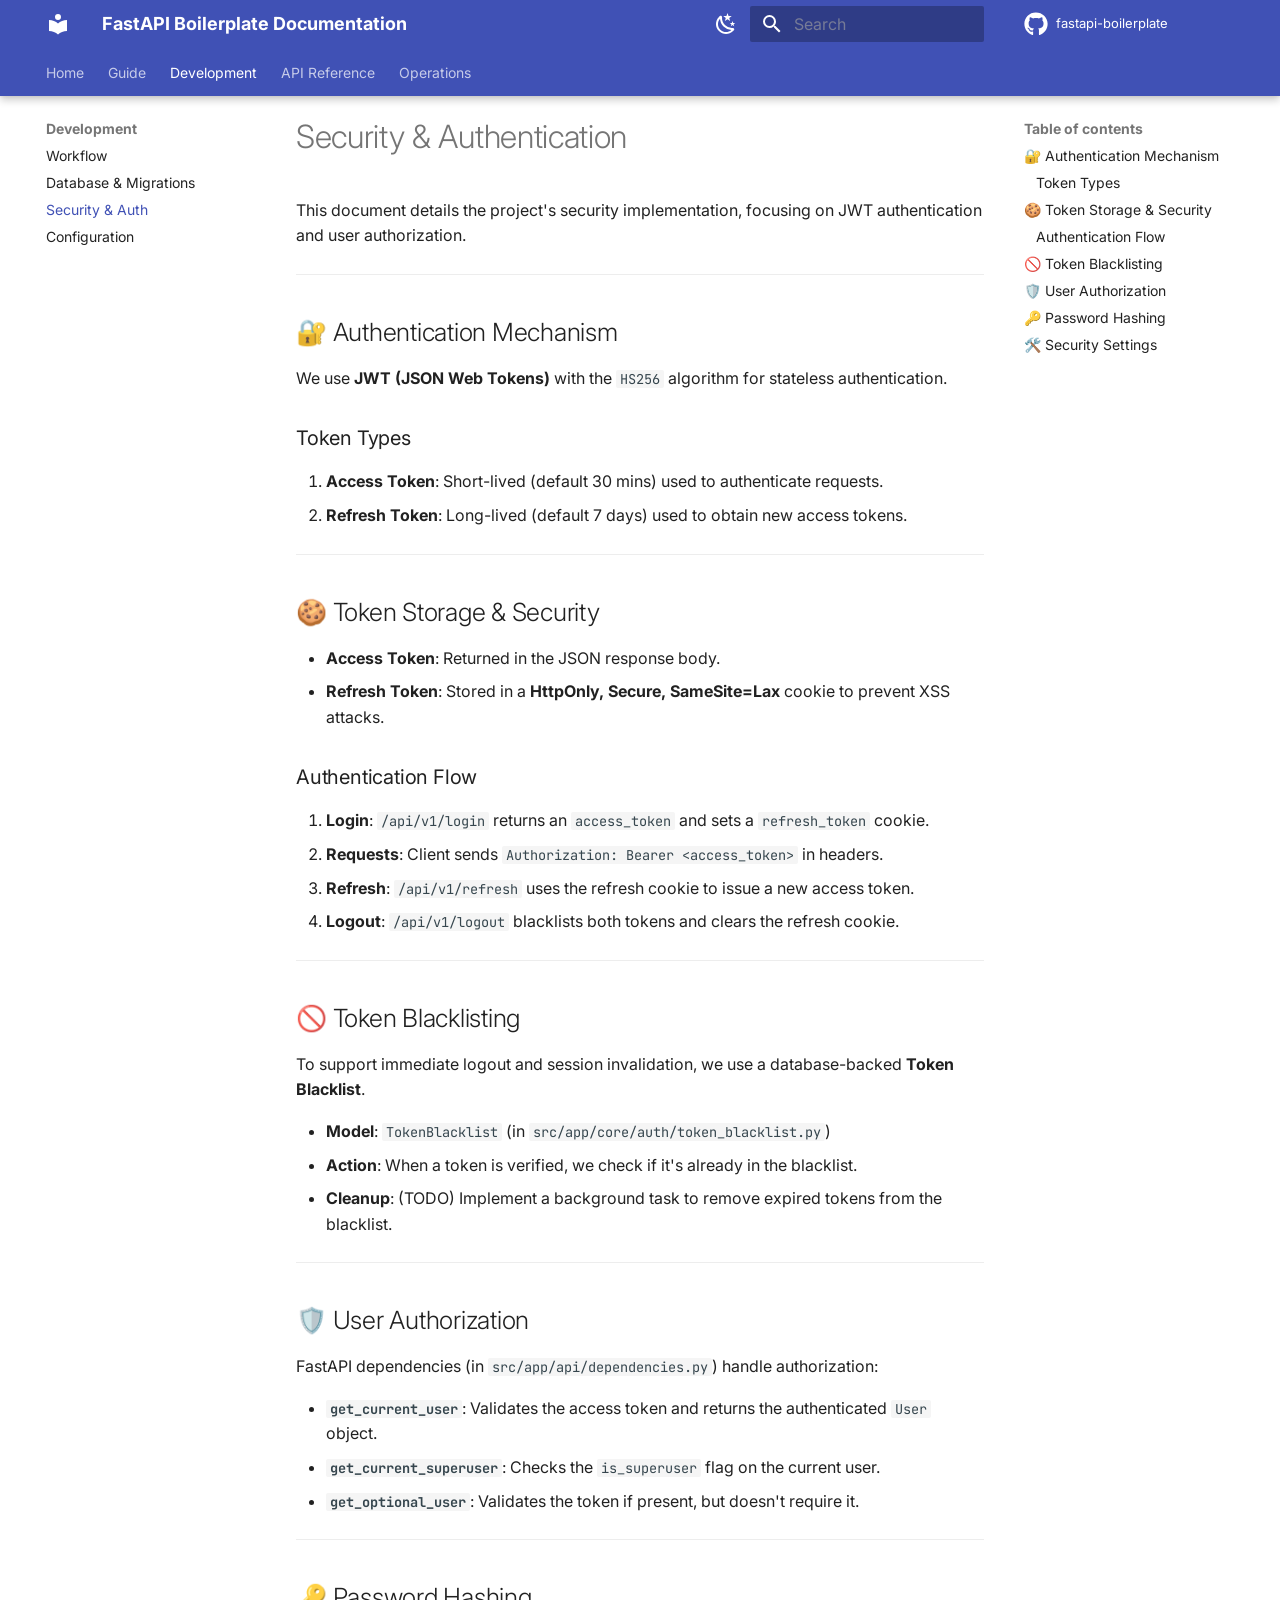
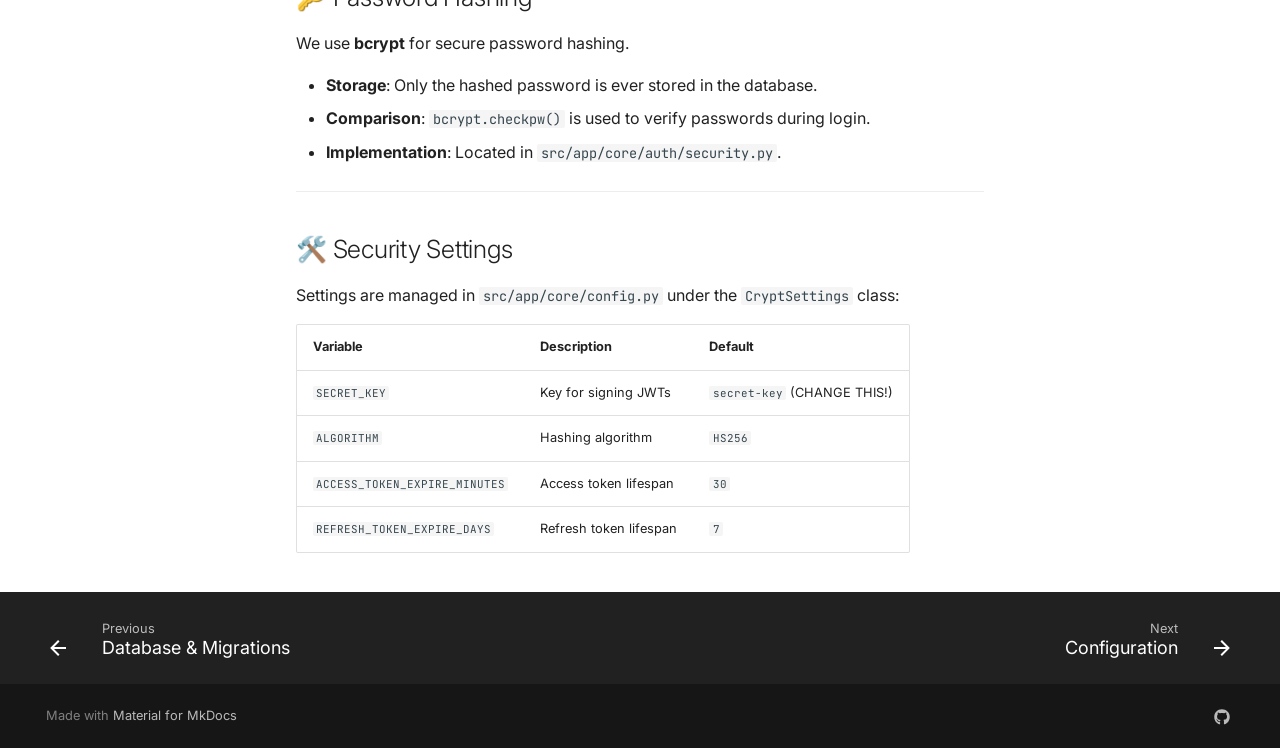
<file: development/security/index.html>
<!doctype html>
<html lang="en" class="no-js">
  <head>
    
      <meta charset="utf-8">
      <meta name="viewport" content="width=device-width,initial-scale=1">
      
        <meta name="description" content="A modern, modular, and high-performance FastAPI boilerplate with async SQLAlchemy 2.0 and PostgreSQL.">
      
      
        <meta name="author" content="Matteo Le Bars">
      
      
        <link rel="canonical" href="https://matto-lebars.github.io/core-backend/development/security/">
      
      
        <link rel="prev" href="../database/">
      
      
        <link rel="next" href="../configuration/">
      
      
        
      
      
      <link rel="icon" href="../../assets/images/favicon.png">
      <meta name="generator" content="mkdocs-1.6.1, mkdocs-material-9.7.4">
    
    
      
        <title>Security & Auth - FastAPI Boilerplate Documentation</title>
      
    
    
      <link rel="stylesheet" href="../../assets/stylesheets/main.484c7ddc.min.css">
      
        
        <link rel="stylesheet" href="../../assets/stylesheets/palette.ab4e12ef.min.css">
      
      


    
    
      
    
    
      
        
        
        <link rel="preconnect" href="https://fonts.gstatic.com" crossorigin>
        <link rel="stylesheet" href="https://fonts.googleapis.com/css?family=Inter:300,300i,400,400i,700,700i%7CJetBrains+Mono:400,400i,700,700i&display=fallback">
        <style>:root{--md-text-font:"Inter";--md-code-font:"JetBrains Mono"}</style>
      
    
    
      <link rel="stylesheet" href="../../assets/css/custom.css">
    
    <script>__md_scope=new URL("../..",location),__md_hash=e=>[...e].reduce(((e,_)=>(e<<5)-e+_.charCodeAt(0)),0),__md_get=(e,_=localStorage,t=__md_scope)=>JSON.parse(_.getItem(t.pathname+"."+e)),__md_set=(e,_,t=localStorage,a=__md_scope)=>{try{t.setItem(a.pathname+"."+e,JSON.stringify(_))}catch(e){}}</script>
    
      

    
    
  </head>
  
  
    
    
      
    
    
    
    
    <body dir="ltr" data-md-color-scheme="default" data-md-color-primary="indigo" data-md-color-accent="indigo">
  
    
    <input class="md-toggle" data-md-toggle="drawer" type="checkbox" id="__drawer" autocomplete="off">
    <input class="md-toggle" data-md-toggle="search" type="checkbox" id="__search" autocomplete="off">
    <label class="md-overlay" for="__drawer"></label>
    <div data-md-component="skip">
      
        
        <a href="#security-authentication" class="md-skip">
          Skip to content
        </a>
      
    </div>
    <div data-md-component="announce">
      
    </div>
    
    
      

  

<header class="md-header md-header--shadow md-header--lifted" data-md-component="header">
  <nav class="md-header__inner md-grid" aria-label="Header">
    <a href="../.." title="FastAPI Boilerplate Documentation" class="md-header__button md-logo" aria-label="FastAPI Boilerplate Documentation" data-md-component="logo">
      
  
  <svg xmlns="http://www.w3.org/2000/svg" viewBox="0 0 24 24"><path d="M12 8a3 3 0 0 0 3-3 3 3 0 0 0-3-3 3 3 0 0 0-3 3 3 3 0 0 0 3 3m0 3.54C9.64 9.35 6.5 8 3 8v11c3.5 0 6.64 1.35 9 3.54 2.36-2.19 5.5-3.54 9-3.54V8c-3.5 0-6.64 1.35-9 3.54"/></svg>

    </a>
    <label class="md-header__button md-icon" for="__drawer">
      
      <svg xmlns="http://www.w3.org/2000/svg" viewBox="0 0 24 24"><path d="M3 6h18v2H3zm0 5h18v2H3zm0 5h18v2H3z"/></svg>
    </label>
    <div class="md-header__title" data-md-component="header-title">
      <div class="md-header__ellipsis">
        <div class="md-header__topic">
          <span class="md-ellipsis">
            FastAPI Boilerplate Documentation
          </span>
        </div>
        <div class="md-header__topic" data-md-component="header-topic">
          <span class="md-ellipsis">
            
              Security & Auth
            
          </span>
        </div>
      </div>
    </div>
    
      
        <form class="md-header__option" data-md-component="palette">
  
    
    
    
    <input class="md-option" data-md-color-media="(prefers-color-scheme: light)" data-md-color-scheme="default" data-md-color-primary="indigo" data-md-color-accent="indigo"  aria-label="Switch to dark mode"  type="radio" name="__palette" id="__palette_0">
    
      <label class="md-header__button md-icon" title="Switch to dark mode" for="__palette_1" hidden>
        <svg xmlns="http://www.w3.org/2000/svg" viewBox="0 0 24 24"><path d="m17.75 4.09-2.53 1.94.91 3.06-2.63-1.81-2.63 1.81.91-3.06-2.53-1.94L12.44 4l1.06-3 1.06 3zm3.5 6.91-1.64 1.25.59 1.98-1.7-1.17-1.7 1.17.59-1.98L15.75 11l2.06-.05L18.5 9l.69 1.95zm-2.28 4.95c.83-.08 1.72 1.1 1.19 1.85-.32.45-.66.87-1.08 1.27C15.17 23 8.84 23 4.94 19.07c-3.91-3.9-3.91-10.24 0-14.14.4-.4.82-.76 1.27-1.08.75-.53 1.93.36 1.85 1.19-.27 2.86.69 5.83 2.89 8.02a9.96 9.96 0 0 0 8.02 2.89m-1.64 2.02a12.08 12.08 0 0 1-7.8-3.47c-2.17-2.19-3.33-5-3.49-7.82-2.81 3.14-2.7 7.96.31 10.98 3.02 3.01 7.84 3.12 10.98.31"/></svg>
      </label>
    
  
    
    
    
    <input class="md-option" data-md-color-media="(prefers-color-scheme: dark)" data-md-color-scheme="slate" data-md-color-primary="indigo" data-md-color-accent="indigo"  aria-label="Switch to light mode"  type="radio" name="__palette" id="__palette_1">
    
      <label class="md-header__button md-icon" title="Switch to light mode" for="__palette_0" hidden>
        <svg xmlns="http://www.w3.org/2000/svg" viewBox="0 0 24 24"><path d="M12 7a5 5 0 0 1 5 5 5 5 0 0 1-5 5 5 5 0 0 1-5-5 5 5 0 0 1 5-5m0 2a3 3 0 0 0-3 3 3 3 0 0 0 3 3 3 3 0 0 0 3-3 3 3 0 0 0-3-3m0-7 2.39 3.42C13.65 5.15 12.84 5 12 5s-1.65.15-2.39.42zM3.34 7l4.16-.35A7.2 7.2 0 0 0 5.94 8.5c-.44.74-.69 1.5-.83 2.29zm.02 10 1.76-3.77a7.131 7.131 0 0 0 2.38 4.14zM20.65 7l-1.77 3.79a7.02 7.02 0 0 0-2.38-4.15zm-.01 10-4.14.36c.59-.51 1.12-1.14 1.54-1.86.42-.73.69-1.5.83-2.29zM12 22l-2.41-3.44c.74.27 1.55.44 2.41.44.82 0 1.63-.17 2.37-.44z"/></svg>
      </label>
    
  
</form>
      
    
    
      <script>var palette=__md_get("__palette");if(palette&&palette.color){if("(prefers-color-scheme)"===palette.color.media){var media=matchMedia("(prefers-color-scheme: light)"),input=document.querySelector(media.matches?"[data-md-color-media='(prefers-color-scheme: light)']":"[data-md-color-media='(prefers-color-scheme: dark)']");palette.color.media=input.getAttribute("data-md-color-media"),palette.color.scheme=input.getAttribute("data-md-color-scheme"),palette.color.primary=input.getAttribute("data-md-color-primary"),palette.color.accent=input.getAttribute("data-md-color-accent")}for(var[key,value]of Object.entries(palette.color))document.body.setAttribute("data-md-color-"+key,value)}</script>
    
    
    
      
      
        <label class="md-header__button md-icon" for="__search">
          
          <svg xmlns="http://www.w3.org/2000/svg" viewBox="0 0 24 24"><path d="M9.5 3A6.5 6.5 0 0 1 16 9.5c0 1.61-.59 3.09-1.56 4.23l.27.27h.79l5 5-1.5 1.5-5-5v-.79l-.27-.27A6.52 6.52 0 0 1 9.5 16 6.5 6.5 0 0 1 3 9.5 6.5 6.5 0 0 1 9.5 3m0 2C7 5 5 7 5 9.5S7 14 9.5 14 14 12 14 9.5 12 5 9.5 5"/></svg>
        </label>
        <div class="md-search" data-md-component="search" role="dialog">
  <label class="md-search__overlay" for="__search"></label>
  <div class="md-search__inner" role="search">
    <form class="md-search__form" name="search">
      <input type="text" class="md-search__input" name="query" aria-label="Search" placeholder="Search" autocapitalize="off" autocorrect="off" autocomplete="off" spellcheck="false" data-md-component="search-query" required>
      <label class="md-search__icon md-icon" for="__search">
        
        <svg xmlns="http://www.w3.org/2000/svg" viewBox="0 0 24 24"><path d="M9.5 3A6.5 6.5 0 0 1 16 9.5c0 1.61-.59 3.09-1.56 4.23l.27.27h.79l5 5-1.5 1.5-5-5v-.79l-.27-.27A6.52 6.52 0 0 1 9.5 16 6.5 6.5 0 0 1 3 9.5 6.5 6.5 0 0 1 9.5 3m0 2C7 5 5 7 5 9.5S7 14 9.5 14 14 12 14 9.5 12 5 9.5 5"/></svg>
        
        <svg xmlns="http://www.w3.org/2000/svg" viewBox="0 0 24 24"><path d="M20 11v2H8l5.5 5.5-1.42 1.42L4.16 12l7.92-7.92L13.5 5.5 8 11z"/></svg>
      </label>
      <nav class="md-search__options" aria-label="Search">
        
          <a href="javascript:void(0)" class="md-search__icon md-icon" title="Share" aria-label="Share" data-clipboard data-clipboard-text="" data-md-component="search-share" tabindex="-1">
            
            <svg xmlns="http://www.w3.org/2000/svg" viewBox="0 0 24 24"><path d="M18 16.08c-.76 0-1.44.3-1.96.77L8.91 12.7c.05-.23.09-.46.09-.7s-.04-.47-.09-.7l7.05-4.11c.54.5 1.25.81 2.04.81a3 3 0 0 0 3-3 3 3 0 0 0-3-3 3 3 0 0 0-3 3c0 .24.04.47.09.7L8.04 9.81C7.5 9.31 6.79 9 6 9a3 3 0 0 0-3 3 3 3 0 0 0 3 3c.79 0 1.5-.31 2.04-.81l7.12 4.15c-.05.21-.08.43-.08.66 0 1.61 1.31 2.91 2.92 2.91s2.92-1.3 2.92-2.91A2.92 2.92 0 0 0 18 16.08"/></svg>
          </a>
        
        <button type="reset" class="md-search__icon md-icon" title="Clear" aria-label="Clear" tabindex="-1">
          
          <svg xmlns="http://www.w3.org/2000/svg" viewBox="0 0 24 24"><path d="M19 6.41 17.59 5 12 10.59 6.41 5 5 6.41 10.59 12 5 17.59 6.41 19 12 13.41 17.59 19 19 17.59 13.41 12z"/></svg>
        </button>
      </nav>
      
        <div class="md-search__suggest" data-md-component="search-suggest"></div>
      
    </form>
    <div class="md-search__output">
      <div class="md-search__scrollwrap" tabindex="0" data-md-scrollfix>
        <div class="md-search-result" data-md-component="search-result">
          <div class="md-search-result__meta">
            Initializing search
          </div>
          <ol class="md-search-result__list" role="presentation"></ol>
        </div>
      </div>
    </div>
  </div>
</div>
      
    
    
      <div class="md-header__source">
        <a href="https://github.com/matto-lebars/fastapi-boilerplate" title="Go to repository" class="md-source" data-md-component="source">
  <div class="md-source__icon md-icon">
    
    <svg xmlns="http://www.w3.org/2000/svg" viewBox="0 0 512 512"><!--! Font Awesome Free 7.1.0 by @fontawesome - https://fontawesome.com License - https://fontawesome.com/license/free (Icons: CC BY 4.0, Fonts: SIL OFL 1.1, Code: MIT License) Copyright 2025 Fonticons, Inc.--><path d="M173.9 397.4c0 2-2.3 3.6-5.2 3.6-3.3.3-5.6-1.3-5.6-3.6 0-2 2.3-3.6 5.2-3.6 3-.3 5.6 1.3 5.6 3.6m-31.1-4.5c-.7 2 1.3 4.3 4.3 4.9 2.6 1 5.6 0 6.2-2s-1.3-4.3-4.3-5.2c-2.6-.7-5.5.3-6.2 2.3m44.2-1.7c-2.9.7-4.9 2.6-4.6 4.9.3 2 2.9 3.3 5.9 2.6 2.9-.7 4.9-2.6 4.6-4.6-.3-1.9-3-3.2-5.9-2.9M252.8 8C114.1 8 8 113.3 8 252c0 110.9 69.8 205.8 169.5 239.2 12.8 2.3 17.3-5.6 17.3-12.1 0-6.2-.3-40.4-.3-61.4 0 0-70 15-84.7-29.8 0 0-11.4-29.1-27.8-36.6 0 0-22.9-15.7 1.6-15.4 0 0 24.9 2 38.6 25.8 21.9 38.6 58.6 27.5 72.9 20.9 2.3-16 8.8-27.1 16-33.7-55.9-6.2-112.3-14.3-112.3-110.5 0-27.5 7.6-41.3 23.6-58.9-2.6-6.5-11.1-33.3 2.6-67.9 20.9-6.5 69 27 69 27 20-5.6 41.5-8.5 62.8-8.5s42.8 2.9 62.8 8.5c0 0 48.1-33.6 69-27 13.7 34.7 5.2 61.4 2.6 67.9 16 17.7 25.8 31.5 25.8 58.9 0 96.5-58.9 104.2-114.8 110.5 9.2 7.9 17 22.9 17 46.4 0 33.7-.3 75.4-.3 83.6 0 6.5 4.6 14.4 17.3 12.1C436.2 457.8 504 362.9 504 252 504 113.3 391.5 8 252.8 8M105.2 352.9c-1.3 1-1 3.3.7 5.2 1.6 1.6 3.9 2.3 5.2 1 1.3-1 1-3.3-.7-5.2-1.6-1.6-3.9-2.3-5.2-1m-10.8-8.1c-.7 1.3.3 2.9 2.3 3.9 1.6 1 3.6.7 4.3-.7.7-1.3-.3-2.9-2.3-3.9-2-.6-3.6-.3-4.3.7m32.4 35.6c-1.6 1.3-1 4.3 1.3 6.2 2.3 2.3 5.2 2.6 6.5 1 1.3-1.3.7-4.3-1.3-6.2-2.2-2.3-5.2-2.6-6.5-1m-11.4-14.7c-1.6 1-1.6 3.6 0 5.9s4.3 3.3 5.6 2.3c1.6-1.3 1.6-3.9 0-6.2-1.4-2.3-4-3.3-5.6-2"/></svg>
  </div>
  <div class="md-source__repository">
    fastapi-boilerplate
  </div>
</a>
      </div>
    
  </nav>
  
    
      
<nav class="md-tabs" aria-label="Tabs" data-md-component="tabs">
  <div class="md-grid">
    <ul class="md-tabs__list">
      
        
  
  
  
  
    <li class="md-tabs__item">
      <a href="../.." class="md-tabs__link">
        
  
  
    
  
  Home

      </a>
    </li>
  

      
        
  
  
  
  
    
    
      <li class="md-tabs__item">
        <a href="../../getting-started/" class="md-tabs__link">
          
  
  
    
  
  Guide

        </a>
      </li>
    
  

      
        
  
  
  
    
  
  
    
    
      <li class="md-tabs__item md-tabs__item--active">
        <a href="../workflow/" class="md-tabs__link">
          
  
  
    
  
  Development

        </a>
      </li>
    
  

      
        
  
  
  
  
    
    
      <li class="md-tabs__item">
        <a href="../../api/v1/" class="md-tabs__link">
          
  
  
    
  
  API Reference

        </a>
      </li>
    
  

      
        
  
  
  
  
    
    
      <li class="md-tabs__item">
        <a href="../../operations/deployment/" class="md-tabs__link">
          
  
  
    
  
  Operations

        </a>
      </li>
    
  

      
    </ul>
  </div>
</nav>
    
  
</header>
    
    <div class="md-container" data-md-component="container">
      
      
        
      
      <main class="md-main" data-md-component="main">
        <div class="md-main__inner md-grid">
          
            
              
              <div class="md-sidebar md-sidebar--primary" data-md-component="sidebar" data-md-type="navigation" >
                <div class="md-sidebar__scrollwrap">
                  <div class="md-sidebar__inner">
                    


  


<nav class="md-nav md-nav--primary md-nav--lifted" aria-label="Navigation" data-md-level="0">
  <label class="md-nav__title" for="__drawer">
    <a href="../.." title="FastAPI Boilerplate Documentation" class="md-nav__button md-logo" aria-label="FastAPI Boilerplate Documentation" data-md-component="logo">
      
  
  <svg xmlns="http://www.w3.org/2000/svg" viewBox="0 0 24 24"><path d="M12 8a3 3 0 0 0 3-3 3 3 0 0 0-3-3 3 3 0 0 0-3 3 3 3 0 0 0 3 3m0 3.54C9.64 9.35 6.5 8 3 8v11c3.5 0 6.64 1.35 9 3.54 2.36-2.19 5.5-3.54 9-3.54V8c-3.5 0-6.64 1.35-9 3.54"/></svg>

    </a>
    FastAPI Boilerplate Documentation
  </label>
  
    <div class="md-nav__source">
      <a href="https://github.com/matto-lebars/fastapi-boilerplate" title="Go to repository" class="md-source" data-md-component="source">
  <div class="md-source__icon md-icon">
    
    <svg xmlns="http://www.w3.org/2000/svg" viewBox="0 0 512 512"><!--! Font Awesome Free 7.1.0 by @fontawesome - https://fontawesome.com License - https://fontawesome.com/license/free (Icons: CC BY 4.0, Fonts: SIL OFL 1.1, Code: MIT License) Copyright 2025 Fonticons, Inc.--><path d="M173.9 397.4c0 2-2.3 3.6-5.2 3.6-3.3.3-5.6-1.3-5.6-3.6 0-2 2.3-3.6 5.2-3.6 3-.3 5.6 1.3 5.6 3.6m-31.1-4.5c-.7 2 1.3 4.3 4.3 4.9 2.6 1 5.6 0 6.2-2s-1.3-4.3-4.3-5.2c-2.6-.7-5.5.3-6.2 2.3m44.2-1.7c-2.9.7-4.9 2.6-4.6 4.9.3 2 2.9 3.3 5.9 2.6 2.9-.7 4.9-2.6 4.6-4.6-.3-1.9-3-3.2-5.9-2.9M252.8 8C114.1 8 8 113.3 8 252c0 110.9 69.8 205.8 169.5 239.2 12.8 2.3 17.3-5.6 17.3-12.1 0-6.2-.3-40.4-.3-61.4 0 0-70 15-84.7-29.8 0 0-11.4-29.1-27.8-36.6 0 0-22.9-15.7 1.6-15.4 0 0 24.9 2 38.6 25.8 21.9 38.6 58.6 27.5 72.9 20.9 2.3-16 8.8-27.1 16-33.7-55.9-6.2-112.3-14.3-112.3-110.5 0-27.5 7.6-41.3 23.6-58.9-2.6-6.5-11.1-33.3 2.6-67.9 20.9-6.5 69 27 69 27 20-5.6 41.5-8.5 62.8-8.5s42.8 2.9 62.8 8.5c0 0 48.1-33.6 69-27 13.7 34.7 5.2 61.4 2.6 67.9 16 17.7 25.8 31.5 25.8 58.9 0 96.5-58.9 104.2-114.8 110.5 9.2 7.9 17 22.9 17 46.4 0 33.7-.3 75.4-.3 83.6 0 6.5 4.6 14.4 17.3 12.1C436.2 457.8 504 362.9 504 252 504 113.3 391.5 8 252.8 8M105.2 352.9c-1.3 1-1 3.3.7 5.2 1.6 1.6 3.9 2.3 5.2 1 1.3-1 1-3.3-.7-5.2-1.6-1.6-3.9-2.3-5.2-1m-10.8-8.1c-.7 1.3.3 2.9 2.3 3.9 1.6 1 3.6.7 4.3-.7.7-1.3-.3-2.9-2.3-3.9-2-.6-3.6-.3-4.3.7m32.4 35.6c-1.6 1.3-1 4.3 1.3 6.2 2.3 2.3 5.2 2.6 6.5 1 1.3-1.3.7-4.3-1.3-6.2-2.2-2.3-5.2-2.6-6.5-1m-11.4-14.7c-1.6 1-1.6 3.6 0 5.9s4.3 3.3 5.6 2.3c1.6-1.3 1.6-3.9 0-6.2-1.4-2.3-4-3.3-5.6-2"/></svg>
  </div>
  <div class="md-source__repository">
    fastapi-boilerplate
  </div>
</a>
    </div>
  
  <ul class="md-nav__list" data-md-scrollfix>
    
      
      
  
  
  
  
    <li class="md-nav__item">
      <a href="../.." class="md-nav__link">
        
  
  
  <span class="md-ellipsis">
    
  
    Home
  

    
  </span>
  
  

      </a>
    </li>
  

    
      
      
  
  
  
  
    
    
      
        
      
        
      
    
    
    
      
      
        
      
    
    
    <li class="md-nav__item md-nav__item--nested">
      
        
        
          
        
        <input class="md-nav__toggle md-toggle md-toggle--indeterminate" type="checkbox" id="__nav_2" >
        
          
          <label class="md-nav__link" for="__nav_2" id="__nav_2_label" tabindex="0">
            
  
  
  <span class="md-ellipsis">
    
  
    Guide
  

    
  </span>
  
  

            <span class="md-nav__icon md-icon"></span>
          </label>
        
        <nav class="md-nav" data-md-level="1" aria-labelledby="__nav_2_label" aria-expanded="false">
          <label class="md-nav__title" for="__nav_2">
            <span class="md-nav__icon md-icon"></span>
            
  
    Guide
  

          </label>
          <ul class="md-nav__list" data-md-scrollfix>
            
              
                
  
  
  
  
    <li class="md-nav__item">
      <a href="../../getting-started/" class="md-nav__link">
        
  
  
  <span class="md-ellipsis">
    
  
    Getting Started
  

    
  </span>
  
  

      </a>
    </li>
  

              
            
              
                
  
  
  
  
    <li class="md-nav__item">
      <a href="../../architecture/" class="md-nav__link">
        
  
  
  <span class="md-ellipsis">
    
  
    Architecture
  

    
  </span>
  
  

      </a>
    </li>
  

              
            
          </ul>
        </nav>
      
    </li>
  

    
      
      
  
  
    
  
  
  
    
    
      
        
      
        
      
        
      
        
      
    
    
    
      
        
        
      
      
        
      
    
    
    <li class="md-nav__item md-nav__item--active md-nav__item--section md-nav__item--nested">
      
        
        
        <input class="md-nav__toggle md-toggle " type="checkbox" id="__nav_3" checked>
        
          
          <label class="md-nav__link" for="__nav_3" id="__nav_3_label" tabindex="">
            
  
  
  <span class="md-ellipsis">
    
  
    Development
  

    
  </span>
  
  

            <span class="md-nav__icon md-icon"></span>
          </label>
        
        <nav class="md-nav" data-md-level="1" aria-labelledby="__nav_3_label" aria-expanded="true">
          <label class="md-nav__title" for="__nav_3">
            <span class="md-nav__icon md-icon"></span>
            
  
    Development
  

          </label>
          <ul class="md-nav__list" data-md-scrollfix>
            
              
                
  
  
  
  
    <li class="md-nav__item">
      <a href="../workflow/" class="md-nav__link">
        
  
  
  <span class="md-ellipsis">
    
  
    Workflow
  

    
  </span>
  
  

      </a>
    </li>
  

              
            
              
                
  
  
  
  
    <li class="md-nav__item">
      <a href="../database/" class="md-nav__link">
        
  
  
  <span class="md-ellipsis">
    
  
    Database & Migrations
  

    
  </span>
  
  

      </a>
    </li>
  

              
            
              
                
  
  
    
  
  
  
    <li class="md-nav__item md-nav__item--active">
      
      <input class="md-nav__toggle md-toggle" type="checkbox" id="__toc">
      
      
        
      
      
        <label class="md-nav__link md-nav__link--active" for="__toc">
          
  
  
  <span class="md-ellipsis">
    
  
    Security & Auth
  

    
  </span>
  
  

          <span class="md-nav__icon md-icon"></span>
        </label>
      
      <a href="./" class="md-nav__link md-nav__link--active">
        
  
  
  <span class="md-ellipsis">
    
  
    Security & Auth
  

    
  </span>
  
  

      </a>
      
        

<nav class="md-nav md-nav--secondary" aria-label="Table of contents">
  
  
  
    
  
  
    <label class="md-nav__title" for="__toc">
      <span class="md-nav__icon md-icon"></span>
      Table of contents
    </label>
    <ul class="md-nav__list" data-md-component="toc" data-md-scrollfix>
      
        <li class="md-nav__item">
  <a href="#authentication-mechanism" class="md-nav__link">
    <span class="md-ellipsis">
      
        🔐 Authentication Mechanism
      
    </span>
  </a>
  
    <nav class="md-nav" aria-label="🔐 Authentication Mechanism">
      <ul class="md-nav__list">
        
          <li class="md-nav__item">
  <a href="#token-types" class="md-nav__link">
    <span class="md-ellipsis">
      
        Token Types
      
    </span>
  </a>
  
</li>
        
      </ul>
    </nav>
  
</li>
      
        <li class="md-nav__item">
  <a href="#token-storage-security" class="md-nav__link">
    <span class="md-ellipsis">
      
        🍪 Token Storage &amp; Security
      
    </span>
  </a>
  
    <nav class="md-nav" aria-label="🍪 Token Storage &amp; Security">
      <ul class="md-nav__list">
        
          <li class="md-nav__item">
  <a href="#authentication-flow" class="md-nav__link">
    <span class="md-ellipsis">
      
        Authentication Flow
      
    </span>
  </a>
  
</li>
        
      </ul>
    </nav>
  
</li>
      
        <li class="md-nav__item">
  <a href="#token-blacklisting" class="md-nav__link">
    <span class="md-ellipsis">
      
        🚫 Token Blacklisting
      
    </span>
  </a>
  
</li>
      
        <li class="md-nav__item">
  <a href="#user-authorization" class="md-nav__link">
    <span class="md-ellipsis">
      
        🛡️ User Authorization
      
    </span>
  </a>
  
</li>
      
        <li class="md-nav__item">
  <a href="#password-hashing" class="md-nav__link">
    <span class="md-ellipsis">
      
        🔑 Password Hashing
      
    </span>
  </a>
  
</li>
      
        <li class="md-nav__item">
  <a href="#security-settings" class="md-nav__link">
    <span class="md-ellipsis">
      
        🛠️ Security Settings
      
    </span>
  </a>
  
</li>
      
    </ul>
  
</nav>
      
    </li>
  

              
            
              
                
  
  
  
  
    <li class="md-nav__item">
      <a href="../configuration/" class="md-nav__link">
        
  
  
  <span class="md-ellipsis">
    
  
    Configuration
  

    
  </span>
  
  

      </a>
    </li>
  

              
            
          </ul>
        </nav>
      
    </li>
  

    
      
      
  
  
  
  
    
    
      
        
      
    
    
    
      
      
        
      
    
    
    <li class="md-nav__item md-nav__item--nested">
      
        
        
          
        
        <input class="md-nav__toggle md-toggle md-toggle--indeterminate" type="checkbox" id="__nav_4" >
        
          
          <label class="md-nav__link" for="__nav_4" id="__nav_4_label" tabindex="0">
            
  
  
  <span class="md-ellipsis">
    
  
    API Reference
  

    
  </span>
  
  

            <span class="md-nav__icon md-icon"></span>
          </label>
        
        <nav class="md-nav" data-md-level="1" aria-labelledby="__nav_4_label" aria-expanded="false">
          <label class="md-nav__title" for="__nav_4">
            <span class="md-nav__icon md-icon"></span>
            
  
    API Reference
  

          </label>
          <ul class="md-nav__list" data-md-scrollfix>
            
              
                
  
  
  
  
    <li class="md-nav__item">
      <a href="../../api/v1/" class="md-nav__link">
        
  
  
  <span class="md-ellipsis">
    
  
    v1 Endpoints
  

    
  </span>
  
  

      </a>
    </li>
  

              
            
          </ul>
        </nav>
      
    </li>
  

    
      
      
  
  
  
  
    
    
      
        
      
    
    
    
      
      
        
      
    
    
    <li class="md-nav__item md-nav__item--nested">
      
        
        
          
        
        <input class="md-nav__toggle md-toggle md-toggle--indeterminate" type="checkbox" id="__nav_5" >
        
          
          <label class="md-nav__link" for="__nav_5" id="__nav_5_label" tabindex="0">
            
  
  
  <span class="md-ellipsis">
    
  
    Operations
  

    
  </span>
  
  

            <span class="md-nav__icon md-icon"></span>
          </label>
        
        <nav class="md-nav" data-md-level="1" aria-labelledby="__nav_5_label" aria-expanded="false">
          <label class="md-nav__title" for="__nav_5">
            <span class="md-nav__icon md-icon"></span>
            
  
    Operations
  

          </label>
          <ul class="md-nav__list" data-md-scrollfix>
            
              
                
  
  
  
  
    <li class="md-nav__item">
      <a href="../../operations/deployment/" class="md-nav__link">
        
  
  
  <span class="md-ellipsis">
    
  
    Deployment
  

    
  </span>
  
  

      </a>
    </li>
  

              
            
          </ul>
        </nav>
      
    </li>
  

    
  </ul>
</nav>
                  </div>
                </div>
              </div>
            
            
              
              <div class="md-sidebar md-sidebar--secondary" data-md-component="sidebar" data-md-type="toc" >
                <div class="md-sidebar__scrollwrap">
                  <div class="md-sidebar__inner">
                    

<nav class="md-nav md-nav--secondary" aria-label="Table of contents">
  
  
  
    
  
  
    <label class="md-nav__title" for="__toc">
      <span class="md-nav__icon md-icon"></span>
      Table of contents
    </label>
    <ul class="md-nav__list" data-md-component="toc" data-md-scrollfix>
      
        <li class="md-nav__item">
  <a href="#authentication-mechanism" class="md-nav__link">
    <span class="md-ellipsis">
      
        🔐 Authentication Mechanism
      
    </span>
  </a>
  
    <nav class="md-nav" aria-label="🔐 Authentication Mechanism">
      <ul class="md-nav__list">
        
          <li class="md-nav__item">
  <a href="#token-types" class="md-nav__link">
    <span class="md-ellipsis">
      
        Token Types
      
    </span>
  </a>
  
</li>
        
      </ul>
    </nav>
  
</li>
      
        <li class="md-nav__item">
  <a href="#token-storage-security" class="md-nav__link">
    <span class="md-ellipsis">
      
        🍪 Token Storage &amp; Security
      
    </span>
  </a>
  
    <nav class="md-nav" aria-label="🍪 Token Storage &amp; Security">
      <ul class="md-nav__list">
        
          <li class="md-nav__item">
  <a href="#authentication-flow" class="md-nav__link">
    <span class="md-ellipsis">
      
        Authentication Flow
      
    </span>
  </a>
  
</li>
        
      </ul>
    </nav>
  
</li>
      
        <li class="md-nav__item">
  <a href="#token-blacklisting" class="md-nav__link">
    <span class="md-ellipsis">
      
        🚫 Token Blacklisting
      
    </span>
  </a>
  
</li>
      
        <li class="md-nav__item">
  <a href="#user-authorization" class="md-nav__link">
    <span class="md-ellipsis">
      
        🛡️ User Authorization
      
    </span>
  </a>
  
</li>
      
        <li class="md-nav__item">
  <a href="#password-hashing" class="md-nav__link">
    <span class="md-ellipsis">
      
        🔑 Password Hashing
      
    </span>
  </a>
  
</li>
      
        <li class="md-nav__item">
  <a href="#security-settings" class="md-nav__link">
    <span class="md-ellipsis">
      
        🛠️ Security Settings
      
    </span>
  </a>
  
</li>
      
    </ul>
  
</nav>
                  </div>
                </div>
              </div>
            
          
          
            <div class="md-content" data-md-component="content">
              
              <article class="md-content__inner md-typeset">
                
                  


  
  


<h1 id="security-authentication">Security &amp; Authentication<a class="headerlink" href="#security-authentication" title="Permanent link">&para;</a></h1>
<p>This document details the project's security implementation, focusing on JWT authentication and user authorization.</p>
<hr />
<h2 id="authentication-mechanism">🔐 Authentication Mechanism<a class="headerlink" href="#authentication-mechanism" title="Permanent link">&para;</a></h2>
<p>We use <strong>JWT (JSON Web Tokens)</strong> with the <code>HS256</code> algorithm for stateless authentication.</p>
<h3 id="token-types">Token Types<a class="headerlink" href="#token-types" title="Permanent link">&para;</a></h3>
<ol>
<li><strong>Access Token</strong>: Short-lived (default 30 mins) used to authenticate requests.</li>
<li><strong>Refresh Token</strong>: Long-lived (default 7 days) used to obtain new access tokens.</li>
</ol>
<hr />
<h2 id="token-storage-security">🍪 Token Storage &amp; Security<a class="headerlink" href="#token-storage-security" title="Permanent link">&para;</a></h2>
<ul>
<li><strong>Access Token</strong>: Returned in the JSON response body.</li>
<li><strong>Refresh Token</strong>: Stored in a <strong>HttpOnly, Secure, SameSite=Lax</strong> cookie to prevent XSS attacks.</li>
</ul>
<h3 id="authentication-flow">Authentication Flow<a class="headerlink" href="#authentication-flow" title="Permanent link">&para;</a></h3>
<ol>
<li><strong>Login</strong>: <code>/api/v1/login</code> returns an <code>access_token</code> and sets a <code>refresh_token</code> cookie.</li>
<li><strong>Requests</strong>: Client sends <code>Authorization: Bearer &lt;access_token&gt;</code> in headers.</li>
<li><strong>Refresh</strong>: <code>/api/v1/refresh</code> uses the refresh cookie to issue a new access token.</li>
<li><strong>Logout</strong>: <code>/api/v1/logout</code> blacklists both tokens and clears the refresh cookie.</li>
</ol>
<hr />
<h2 id="token-blacklisting">🚫 Token Blacklisting<a class="headerlink" href="#token-blacklisting" title="Permanent link">&para;</a></h2>
<p>To support immediate logout and session invalidation, we use a database-backed <strong>Token Blacklist</strong>.</p>
<ul>
<li><strong>Model</strong>: <code>TokenBlacklist</code> (in <code>src/app/core/auth/token_blacklist.py</code>)</li>
<li><strong>Action</strong>: When a token is verified, we check if it's already in the blacklist.</li>
<li><strong>Cleanup</strong>: (TODO) Implement a background task to remove expired tokens from the blacklist.</li>
</ul>
<hr />
<h2 id="user-authorization">🛡️ User Authorization<a class="headerlink" href="#user-authorization" title="Permanent link">&para;</a></h2>
<p>FastAPI dependencies (in <code>src/app/api/dependencies.py</code>) handle authorization:</p>
<ul>
<li><strong><code>get_current_user</code></strong>: Validates the access token and returns the authenticated <code>User</code> object.</li>
<li><strong><code>get_current_superuser</code></strong>: Checks the <code>is_superuser</code> flag on the current user.</li>
<li><strong><code>get_optional_user</code></strong>: Validates the token if present, but doesn't require it.</li>
</ul>
<hr />
<h2 id="password-hashing">🔑 Password Hashing<a class="headerlink" href="#password-hashing" title="Permanent link">&para;</a></h2>
<p>We use <strong>bcrypt</strong> for secure password hashing.</p>
<ul>
<li><strong>Storage</strong>: Only the hashed password is ever stored in the database.</li>
<li><strong>Comparison</strong>: <code>bcrypt.checkpw()</code> is used to verify passwords during login.</li>
<li><strong>Implementation</strong>: Located in <code>src/app/core/auth/security.py</code>.</li>
</ul>
<hr />
<h2 id="security-settings">🛠️ Security Settings<a class="headerlink" href="#security-settings" title="Permanent link">&para;</a></h2>
<p>Settings are managed in <code>src/app/core/config.py</code> under the <code>CryptSettings</code> class:</p>
<table>
<thead>
<tr>
<th>Variable</th>
<th>Description</th>
<th>Default</th>
</tr>
</thead>
<tbody>
<tr>
<td><code>SECRET_KEY</code></td>
<td>Key for signing JWTs</td>
<td><code>secret-key</code> (CHANGE THIS!)</td>
</tr>
<tr>
<td><code>ALGORITHM</code></td>
<td>Hashing algorithm</td>
<td><code>HS256</code></td>
</tr>
<tr>
<td><code>ACCESS_TOKEN_EXPIRE_MINUTES</code></td>
<td>Access token lifespan</td>
<td><code>30</code></td>
</tr>
<tr>
<td><code>REFRESH_TOKEN_EXPIRE_DAYS</code></td>
<td>Refresh token lifespan</td>
<td><code>7</code></td>
</tr>
</tbody>
</table>












                
              </article>
            </div>
          
          
  <script>var tabs=__md_get("__tabs");if(Array.isArray(tabs))e:for(var set of document.querySelectorAll(".tabbed-set")){var labels=set.querySelector(".tabbed-labels");for(var tab of tabs)for(var label of labels.getElementsByTagName("label"))if(label.innerText.trim()===tab){var input=document.getElementById(label.htmlFor);input.checked=!0;continue e}}</script>

<script>var target=document.getElementById(location.hash.slice(1));target&&target.name&&(target.checked=target.name.startsWith("__tabbed_"))</script>
        </div>
        
          <button type="button" class="md-top md-icon" data-md-component="top" hidden>
  
  <svg xmlns="http://www.w3.org/2000/svg" viewBox="0 0 24 24"><path d="M13 20h-2V8l-5.5 5.5-1.42-1.42L12 4.16l7.92 7.92-1.42 1.42L13 8z"/></svg>
  Back to top
</button>
        
      </main>
      
        <footer class="md-footer">
  
    
      
      <nav class="md-footer__inner md-grid" aria-label="Footer" >
        
          
          <a href="../database/" class="md-footer__link md-footer__link--prev" aria-label="Previous: Database &amp; Migrations">
            <div class="md-footer__button md-icon">
              
              <svg xmlns="http://www.w3.org/2000/svg" viewBox="0 0 24 24"><path d="M20 11v2H8l5.5 5.5-1.42 1.42L4.16 12l7.92-7.92L13.5 5.5 8 11z"/></svg>
            </div>
            <div class="md-footer__title">
              <span class="md-footer__direction">
                Previous
              </span>
              <div class="md-ellipsis">
                Database & Migrations
              </div>
            </div>
          </a>
        
        
          
          <a href="../configuration/" class="md-footer__link md-footer__link--next" aria-label="Next: Configuration">
            <div class="md-footer__title">
              <span class="md-footer__direction">
                Next
              </span>
              <div class="md-ellipsis">
                Configuration
              </div>
            </div>
            <div class="md-footer__button md-icon">
              
              <svg xmlns="http://www.w3.org/2000/svg" viewBox="0 0 24 24"><path d="M4 11v2h12l-5.5 5.5 1.42 1.42L19.84 12l-7.92-7.92L10.5 5.5 16 11z"/></svg>
            </div>
          </a>
        
      </nav>
    
  
  <div class="md-footer-meta md-typeset">
    <div class="md-footer-meta__inner md-grid">
      <div class="md-copyright">
  
  
    Made with
    <a href="https://squidfunk.github.io/mkdocs-material/" target="_blank" rel="noopener">
      Material for MkDocs
    </a>
  
</div>
      
        
<div class="md-social">
  
    
    
    
    
      
      
    
    <a href="https://github.com/<your-username>" target="_blank" rel="noopener" title="github.com" class="md-social__link">
      <svg xmlns="http://www.w3.org/2000/svg" viewBox="0 0 512 512"><!--! Font Awesome Free 7.1.0 by @fontawesome - https://fontawesome.com License - https://fontawesome.com/license/free (Icons: CC BY 4.0, Fonts: SIL OFL 1.1, Code: MIT License) Copyright 2025 Fonticons, Inc.--><path d="M173.9 397.4c0 2-2.3 3.6-5.2 3.6-3.3.3-5.6-1.3-5.6-3.6 0-2 2.3-3.6 5.2-3.6 3-.3 5.6 1.3 5.6 3.6m-31.1-4.5c-.7 2 1.3 4.3 4.3 4.9 2.6 1 5.6 0 6.2-2s-1.3-4.3-4.3-5.2c-2.6-.7-5.5.3-6.2 2.3m44.2-1.7c-2.9.7-4.9 2.6-4.6 4.9.3 2 2.9 3.3 5.9 2.6 2.9-.7 4.9-2.6 4.6-4.6-.3-1.9-3-3.2-5.9-2.9M252.8 8C114.1 8 8 113.3 8 252c0 110.9 69.8 205.8 169.5 239.2 12.8 2.3 17.3-5.6 17.3-12.1 0-6.2-.3-40.4-.3-61.4 0 0-70 15-84.7-29.8 0 0-11.4-29.1-27.8-36.6 0 0-22.9-15.7 1.6-15.4 0 0 24.9 2 38.6 25.8 21.9 38.6 58.6 27.5 72.9 20.9 2.3-16 8.8-27.1 16-33.7-55.9-6.2-112.3-14.3-112.3-110.5 0-27.5 7.6-41.3 23.6-58.9-2.6-6.5-11.1-33.3 2.6-67.9 20.9-6.5 69 27 69 27 20-5.6 41.5-8.5 62.8-8.5s42.8 2.9 62.8 8.5c0 0 48.1-33.6 69-27 13.7 34.7 5.2 61.4 2.6 67.9 16 17.7 25.8 31.5 25.8 58.9 0 96.5-58.9 104.2-114.8 110.5 9.2 7.9 17 22.9 17 46.4 0 33.7-.3 75.4-.3 83.6 0 6.5 4.6 14.4 17.3 12.1C436.2 457.8 504 362.9 504 252 504 113.3 391.5 8 252.8 8M105.2 352.9c-1.3 1-1 3.3.7 5.2 1.6 1.6 3.9 2.3 5.2 1 1.3-1 1-3.3-.7-5.2-1.6-1.6-3.9-2.3-5.2-1m-10.8-8.1c-.7 1.3.3 2.9 2.3 3.9 1.6 1 3.6.7 4.3-.7.7-1.3-.3-2.9-2.3-3.9-2-.6-3.6-.3-4.3.7m32.4 35.6c-1.6 1.3-1 4.3 1.3 6.2 2.3 2.3 5.2 2.6 6.5 1 1.3-1.3.7-4.3-1.3-6.2-2.2-2.3-5.2-2.6-6.5-1m-11.4-14.7c-1.6 1-1.6 3.6 0 5.9s4.3 3.3 5.6 2.3c1.6-1.3 1.6-3.9 0-6.2-1.4-2.3-4-3.3-5.6-2"/></svg>
    </a>
  
</div>
      
    </div>
  </div>
</footer>
      
    </div>
    <div class="md-dialog" data-md-component="dialog">
      <div class="md-dialog__inner md-typeset"></div>
    </div>
    
    
    
      
      
      <script id="__config" type="application/json">{"annotate": null, "base": "../..", "features": ["navigation.tabs", "navigation.tabs.sticky", "navigation.sections", "navigation.expand", "navigation.top", "navigation.footer", "navigation.indexes", "search.highlight", "search.share", "search.suggest", "content.code.copy", "content.code.annotate", "content.tabs.link", "toc.follow"], "search": "../../assets/javascripts/workers/search.2c215733.min.js", "tags": null, "translations": {"clipboard.copied": "Copied to clipboard", "clipboard.copy": "Copy to clipboard", "search.result.more.one": "1 more on this page", "search.result.more.other": "# more on this page", "search.result.none": "No matching documents", "search.result.one": "1 matching document", "search.result.other": "# matching documents", "search.result.placeholder": "Type to start searching", "search.result.term.missing": "Missing", "select.version": "Select version"}, "version": null}</script>
    
    
      <script src="../../assets/javascripts/bundle.79ae519e.min.js"></script>
      
    
  </body>
</html>
</file>
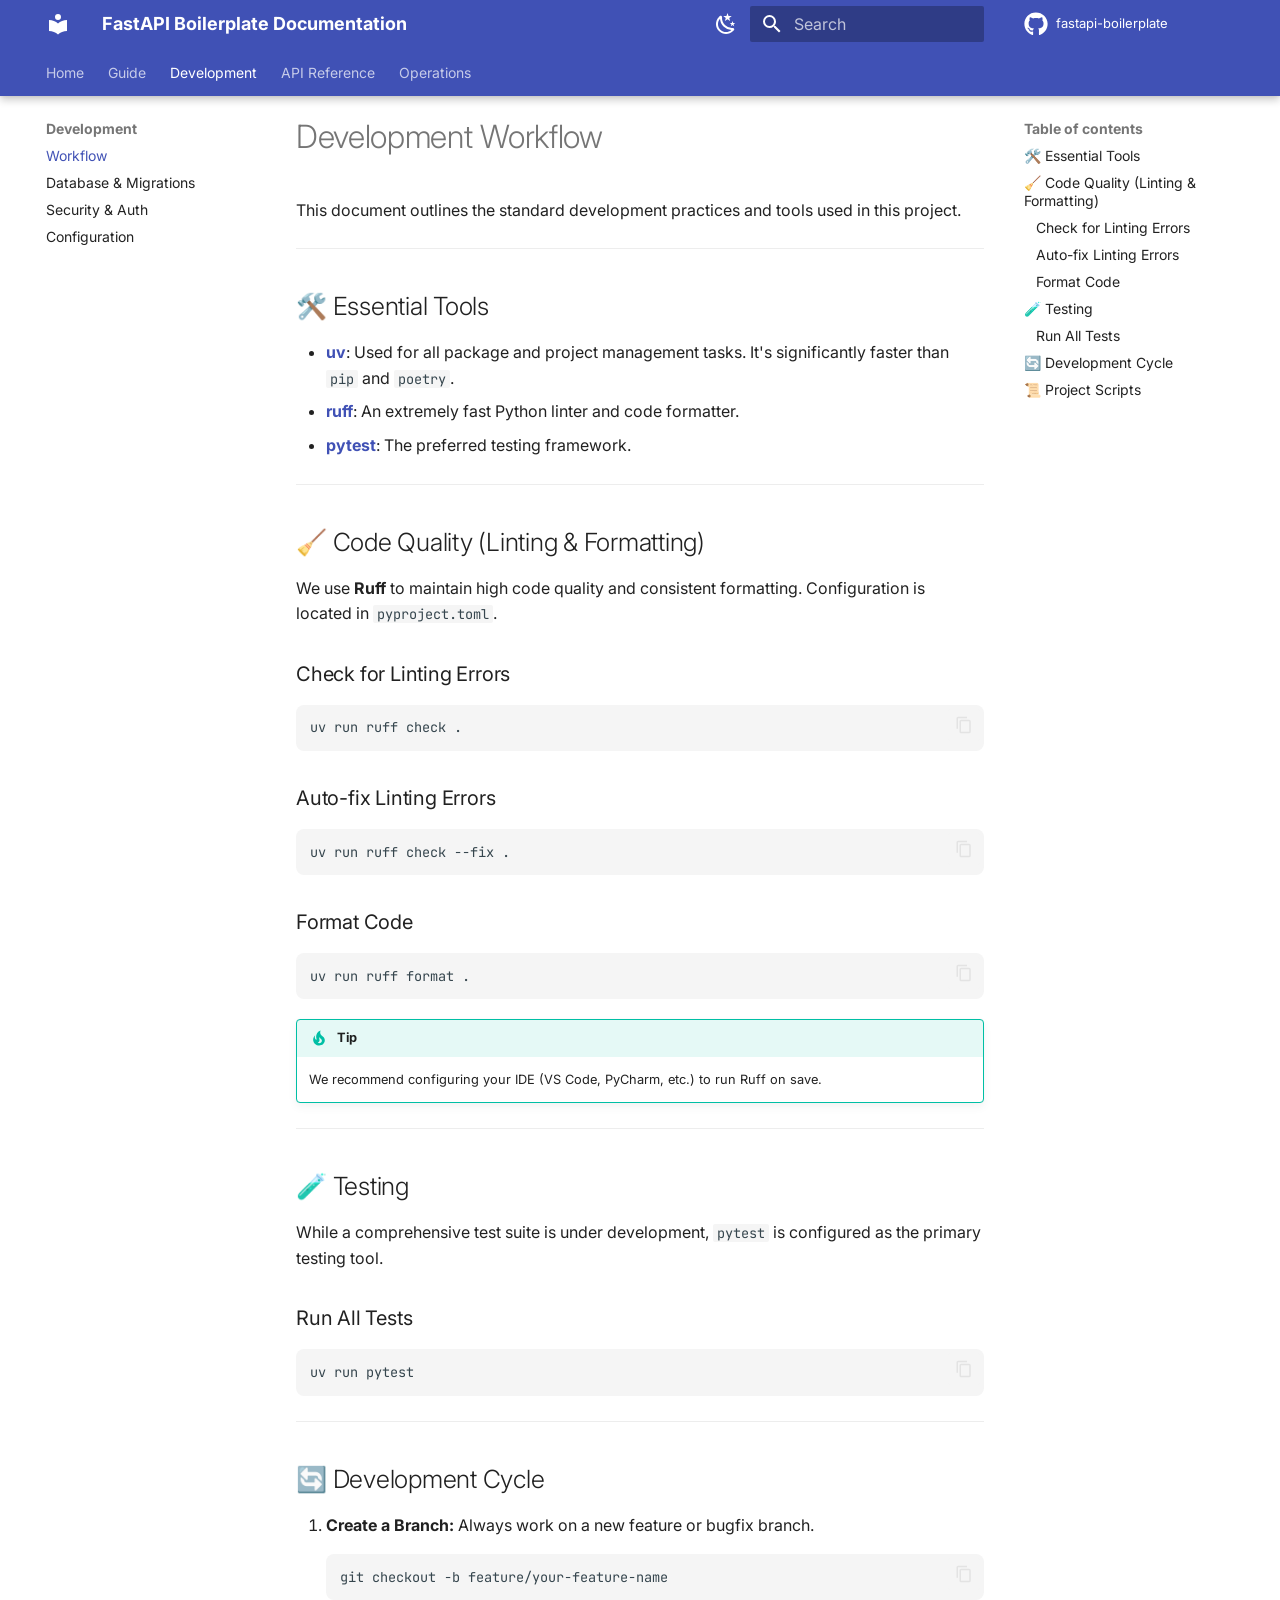
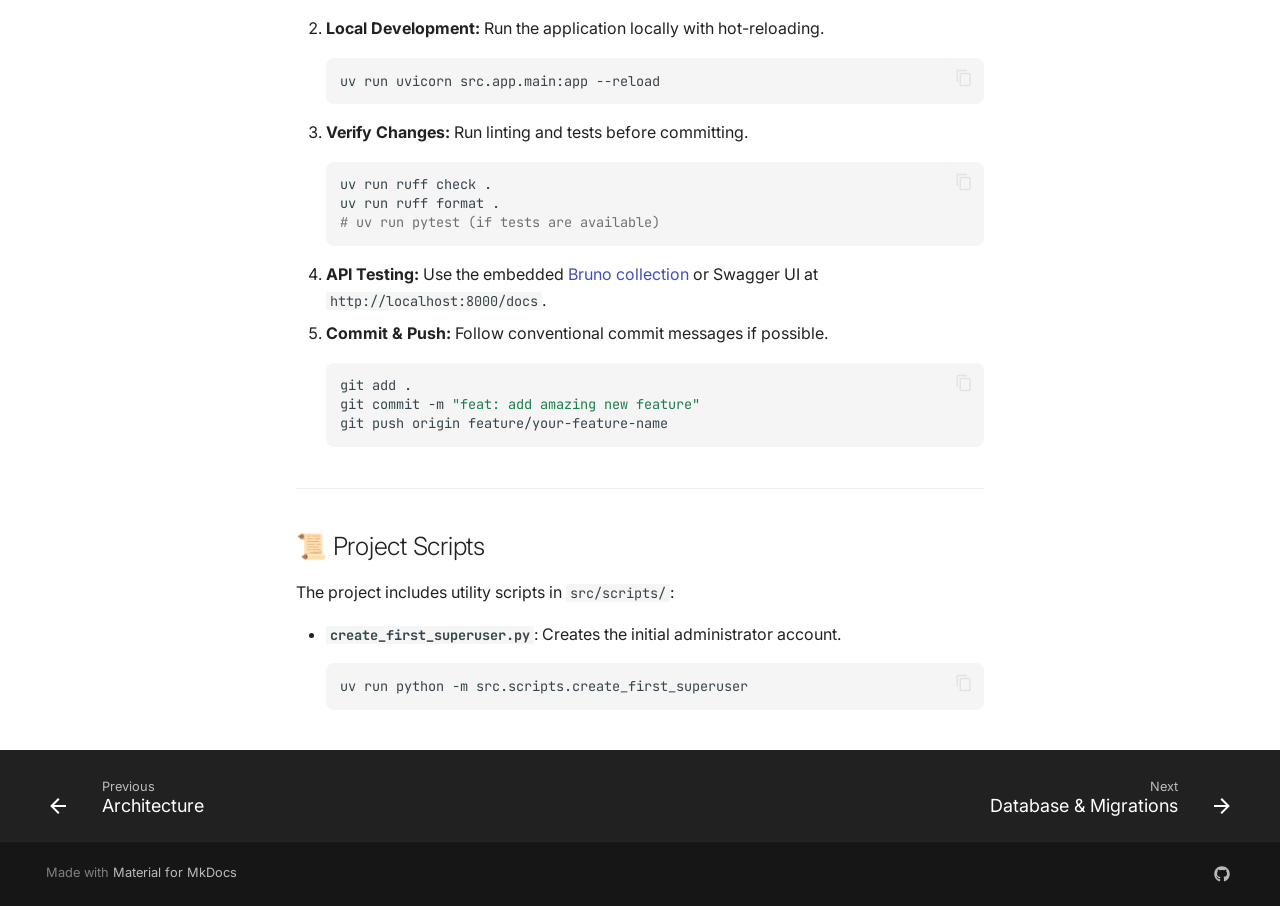
<file: development/workflow/index.html>
<!doctype html>
<html lang="en" class="no-js">
  <head>
    
      <meta charset="utf-8">
      <meta name="viewport" content="width=device-width,initial-scale=1">
      
        <meta name="description" content="A modern, modular, and high-performance FastAPI boilerplate with async SQLAlchemy 2.0 and PostgreSQL.">
      
      
        <meta name="author" content="Matteo Le Bars">
      
      
        <link rel="canonical" href="https://matto-lebars.github.io/core-backend/development/workflow/">
      
      
        <link rel="prev" href="../../architecture/">
      
      
        <link rel="next" href="../database/">
      
      
        
      
      
      <link rel="icon" href="../../assets/images/favicon.png">
      <meta name="generator" content="mkdocs-1.6.1, mkdocs-material-9.7.4">
    
    
      
        <title>Workflow - FastAPI Boilerplate Documentation</title>
      
    
    
      <link rel="stylesheet" href="../../assets/stylesheets/main.484c7ddc.min.css">
      
        
        <link rel="stylesheet" href="../../assets/stylesheets/palette.ab4e12ef.min.css">
      
      


    
    
      
    
    
      
        
        
        <link rel="preconnect" href="https://fonts.gstatic.com" crossorigin>
        <link rel="stylesheet" href="https://fonts.googleapis.com/css?family=Inter:300,300i,400,400i,700,700i%7CJetBrains+Mono:400,400i,700,700i&display=fallback">
        <style>:root{--md-text-font:"Inter";--md-code-font:"JetBrains Mono"}</style>
      
    
    
      <link rel="stylesheet" href="../../assets/css/custom.css">
    
    <script>__md_scope=new URL("../..",location),__md_hash=e=>[...e].reduce(((e,_)=>(e<<5)-e+_.charCodeAt(0)),0),__md_get=(e,_=localStorage,t=__md_scope)=>JSON.parse(_.getItem(t.pathname+"."+e)),__md_set=(e,_,t=localStorage,a=__md_scope)=>{try{t.setItem(a.pathname+"."+e,JSON.stringify(_))}catch(e){}}</script>
    
      

    
    
  </head>
  
  
    
    
      
    
    
    
    
    <body dir="ltr" data-md-color-scheme="default" data-md-color-primary="indigo" data-md-color-accent="indigo">
  
    
    <input class="md-toggle" data-md-toggle="drawer" type="checkbox" id="__drawer" autocomplete="off">
    <input class="md-toggle" data-md-toggle="search" type="checkbox" id="__search" autocomplete="off">
    <label class="md-overlay" for="__drawer"></label>
    <div data-md-component="skip">
      
        
        <a href="#development-workflow" class="md-skip">
          Skip to content
        </a>
      
    </div>
    <div data-md-component="announce">
      
    </div>
    
    
      

  

<header class="md-header md-header--shadow md-header--lifted" data-md-component="header">
  <nav class="md-header__inner md-grid" aria-label="Header">
    <a href="../.." title="FastAPI Boilerplate Documentation" class="md-header__button md-logo" aria-label="FastAPI Boilerplate Documentation" data-md-component="logo">
      
  
  <svg xmlns="http://www.w3.org/2000/svg" viewBox="0 0 24 24"><path d="M12 8a3 3 0 0 0 3-3 3 3 0 0 0-3-3 3 3 0 0 0-3 3 3 3 0 0 0 3 3m0 3.54C9.64 9.35 6.5 8 3 8v11c3.5 0 6.64 1.35 9 3.54 2.36-2.19 5.5-3.54 9-3.54V8c-3.5 0-6.64 1.35-9 3.54"/></svg>

    </a>
    <label class="md-header__button md-icon" for="__drawer">
      
      <svg xmlns="http://www.w3.org/2000/svg" viewBox="0 0 24 24"><path d="M3 6h18v2H3zm0 5h18v2H3zm0 5h18v2H3z"/></svg>
    </label>
    <div class="md-header__title" data-md-component="header-title">
      <div class="md-header__ellipsis">
        <div class="md-header__topic">
          <span class="md-ellipsis">
            FastAPI Boilerplate Documentation
          </span>
        </div>
        <div class="md-header__topic" data-md-component="header-topic">
          <span class="md-ellipsis">
            
              Workflow
            
          </span>
        </div>
      </div>
    </div>
    
      
        <form class="md-header__option" data-md-component="palette">
  
    
    
    
    <input class="md-option" data-md-color-media="(prefers-color-scheme: light)" data-md-color-scheme="default" data-md-color-primary="indigo" data-md-color-accent="indigo"  aria-label="Switch to dark mode"  type="radio" name="__palette" id="__palette_0">
    
      <label class="md-header__button md-icon" title="Switch to dark mode" for="__palette_1" hidden>
        <svg xmlns="http://www.w3.org/2000/svg" viewBox="0 0 24 24"><path d="m17.75 4.09-2.53 1.94.91 3.06-2.63-1.81-2.63 1.81.91-3.06-2.53-1.94L12.44 4l1.06-3 1.06 3zm3.5 6.91-1.64 1.25.59 1.98-1.7-1.17-1.7 1.17.59-1.98L15.75 11l2.06-.05L18.5 9l.69 1.95zm-2.28 4.95c.83-.08 1.72 1.1 1.19 1.85-.32.45-.66.87-1.08 1.27C15.17 23 8.84 23 4.94 19.07c-3.91-3.9-3.91-10.24 0-14.14.4-.4.82-.76 1.27-1.08.75-.53 1.93.36 1.85 1.19-.27 2.86.69 5.83 2.89 8.02a9.96 9.96 0 0 0 8.02 2.89m-1.64 2.02a12.08 12.08 0 0 1-7.8-3.47c-2.17-2.19-3.33-5-3.49-7.82-2.81 3.14-2.7 7.96.31 10.98 3.02 3.01 7.84 3.12 10.98.31"/></svg>
      </label>
    
  
    
    
    
    <input class="md-option" data-md-color-media="(prefers-color-scheme: dark)" data-md-color-scheme="slate" data-md-color-primary="indigo" data-md-color-accent="indigo"  aria-label="Switch to light mode"  type="radio" name="__palette" id="__palette_1">
    
      <label class="md-header__button md-icon" title="Switch to light mode" for="__palette_0" hidden>
        <svg xmlns="http://www.w3.org/2000/svg" viewBox="0 0 24 24"><path d="M12 7a5 5 0 0 1 5 5 5 5 0 0 1-5 5 5 5 0 0 1-5-5 5 5 0 0 1 5-5m0 2a3 3 0 0 0-3 3 3 3 0 0 0 3 3 3 3 0 0 0 3-3 3 3 0 0 0-3-3m0-7 2.39 3.42C13.65 5.15 12.84 5 12 5s-1.65.15-2.39.42zM3.34 7l4.16-.35A7.2 7.2 0 0 0 5.94 8.5c-.44.74-.69 1.5-.83 2.29zm.02 10 1.76-3.77a7.131 7.131 0 0 0 2.38 4.14zM20.65 7l-1.77 3.79a7.02 7.02 0 0 0-2.38-4.15zm-.01 10-4.14.36c.59-.51 1.12-1.14 1.54-1.86.42-.73.69-1.5.83-2.29zM12 22l-2.41-3.44c.74.27 1.55.44 2.41.44.82 0 1.63-.17 2.37-.44z"/></svg>
      </label>
    
  
</form>
      
    
    
      <script>var palette=__md_get("__palette");if(palette&&palette.color){if("(prefers-color-scheme)"===palette.color.media){var media=matchMedia("(prefers-color-scheme: light)"),input=document.querySelector(media.matches?"[data-md-color-media='(prefers-color-scheme: light)']":"[data-md-color-media='(prefers-color-scheme: dark)']");palette.color.media=input.getAttribute("data-md-color-media"),palette.color.scheme=input.getAttribute("data-md-color-scheme"),palette.color.primary=input.getAttribute("data-md-color-primary"),palette.color.accent=input.getAttribute("data-md-color-accent")}for(var[key,value]of Object.entries(palette.color))document.body.setAttribute("data-md-color-"+key,value)}</script>
    
    
    
      
      
        <label class="md-header__button md-icon" for="__search">
          
          <svg xmlns="http://www.w3.org/2000/svg" viewBox="0 0 24 24"><path d="M9.5 3A6.5 6.5 0 0 1 16 9.5c0 1.61-.59 3.09-1.56 4.23l.27.27h.79l5 5-1.5 1.5-5-5v-.79l-.27-.27A6.52 6.52 0 0 1 9.5 16 6.5 6.5 0 0 1 3 9.5 6.5 6.5 0 0 1 9.5 3m0 2C7 5 5 7 5 9.5S7 14 9.5 14 14 12 14 9.5 12 5 9.5 5"/></svg>
        </label>
        <div class="md-search" data-md-component="search" role="dialog">
  <label class="md-search__overlay" for="__search"></label>
  <div class="md-search__inner" role="search">
    <form class="md-search__form" name="search">
      <input type="text" class="md-search__input" name="query" aria-label="Search" placeholder="Search" autocapitalize="off" autocorrect="off" autocomplete="off" spellcheck="false" data-md-component="search-query" required>
      <label class="md-search__icon md-icon" for="__search">
        
        <svg xmlns="http://www.w3.org/2000/svg" viewBox="0 0 24 24"><path d="M9.5 3A6.5 6.5 0 0 1 16 9.5c0 1.61-.59 3.09-1.56 4.23l.27.27h.79l5 5-1.5 1.5-5-5v-.79l-.27-.27A6.52 6.52 0 0 1 9.5 16 6.5 6.5 0 0 1 3 9.5 6.5 6.5 0 0 1 9.5 3m0 2C7 5 5 7 5 9.5S7 14 9.5 14 14 12 14 9.5 12 5 9.5 5"/></svg>
        
        <svg xmlns="http://www.w3.org/2000/svg" viewBox="0 0 24 24"><path d="M20 11v2H8l5.5 5.5-1.42 1.42L4.16 12l7.92-7.92L13.5 5.5 8 11z"/></svg>
      </label>
      <nav class="md-search__options" aria-label="Search">
        
          <a href="javascript:void(0)" class="md-search__icon md-icon" title="Share" aria-label="Share" data-clipboard data-clipboard-text="" data-md-component="search-share" tabindex="-1">
            
            <svg xmlns="http://www.w3.org/2000/svg" viewBox="0 0 24 24"><path d="M18 16.08c-.76 0-1.44.3-1.96.77L8.91 12.7c.05-.23.09-.46.09-.7s-.04-.47-.09-.7l7.05-4.11c.54.5 1.25.81 2.04.81a3 3 0 0 0 3-3 3 3 0 0 0-3-3 3 3 0 0 0-3 3c0 .24.04.47.09.7L8.04 9.81C7.5 9.31 6.79 9 6 9a3 3 0 0 0-3 3 3 3 0 0 0 3 3c.79 0 1.5-.31 2.04-.81l7.12 4.15c-.05.21-.08.43-.08.66 0 1.61 1.31 2.91 2.92 2.91s2.92-1.3 2.92-2.91A2.92 2.92 0 0 0 18 16.08"/></svg>
          </a>
        
        <button type="reset" class="md-search__icon md-icon" title="Clear" aria-label="Clear" tabindex="-1">
          
          <svg xmlns="http://www.w3.org/2000/svg" viewBox="0 0 24 24"><path d="M19 6.41 17.59 5 12 10.59 6.41 5 5 6.41 10.59 12 5 17.59 6.41 19 12 13.41 17.59 19 19 17.59 13.41 12z"/></svg>
        </button>
      </nav>
      
        <div class="md-search__suggest" data-md-component="search-suggest"></div>
      
    </form>
    <div class="md-search__output">
      <div class="md-search__scrollwrap" tabindex="0" data-md-scrollfix>
        <div class="md-search-result" data-md-component="search-result">
          <div class="md-search-result__meta">
            Initializing search
          </div>
          <ol class="md-search-result__list" role="presentation"></ol>
        </div>
      </div>
    </div>
  </div>
</div>
      
    
    
      <div class="md-header__source">
        <a href="https://github.com/matto-lebars/fastapi-boilerplate" title="Go to repository" class="md-source" data-md-component="source">
  <div class="md-source__icon md-icon">
    
    <svg xmlns="http://www.w3.org/2000/svg" viewBox="0 0 512 512"><!--! Font Awesome Free 7.1.0 by @fontawesome - https://fontawesome.com License - https://fontawesome.com/license/free (Icons: CC BY 4.0, Fonts: SIL OFL 1.1, Code: MIT License) Copyright 2025 Fonticons, Inc.--><path d="M173.9 397.4c0 2-2.3 3.6-5.2 3.6-3.3.3-5.6-1.3-5.6-3.6 0-2 2.3-3.6 5.2-3.6 3-.3 5.6 1.3 5.6 3.6m-31.1-4.5c-.7 2 1.3 4.3 4.3 4.9 2.6 1 5.6 0 6.2-2s-1.3-4.3-4.3-5.2c-2.6-.7-5.5.3-6.2 2.3m44.2-1.7c-2.9.7-4.9 2.6-4.6 4.9.3 2 2.9 3.3 5.9 2.6 2.9-.7 4.9-2.6 4.6-4.6-.3-1.9-3-3.2-5.9-2.9M252.8 8C114.1 8 8 113.3 8 252c0 110.9 69.8 205.8 169.5 239.2 12.8 2.3 17.3-5.6 17.3-12.1 0-6.2-.3-40.4-.3-61.4 0 0-70 15-84.7-29.8 0 0-11.4-29.1-27.8-36.6 0 0-22.9-15.7 1.6-15.4 0 0 24.9 2 38.6 25.8 21.9 38.6 58.6 27.5 72.9 20.9 2.3-16 8.8-27.1 16-33.7-55.9-6.2-112.3-14.3-112.3-110.5 0-27.5 7.6-41.3 23.6-58.9-2.6-6.5-11.1-33.3 2.6-67.9 20.9-6.5 69 27 69 27 20-5.6 41.5-8.5 62.8-8.5s42.8 2.9 62.8 8.5c0 0 48.1-33.6 69-27 13.7 34.7 5.2 61.4 2.6 67.9 16 17.7 25.8 31.5 25.8 58.9 0 96.5-58.9 104.2-114.8 110.5 9.2 7.9 17 22.9 17 46.4 0 33.7-.3 75.4-.3 83.6 0 6.5 4.6 14.4 17.3 12.1C436.2 457.8 504 362.9 504 252 504 113.3 391.5 8 252.8 8M105.2 352.9c-1.3 1-1 3.3.7 5.2 1.6 1.6 3.9 2.3 5.2 1 1.3-1 1-3.3-.7-5.2-1.6-1.6-3.9-2.3-5.2-1m-10.8-8.1c-.7 1.3.3 2.9 2.3 3.9 1.6 1 3.6.7 4.3-.7.7-1.3-.3-2.9-2.3-3.9-2-.6-3.6-.3-4.3.7m32.4 35.6c-1.6 1.3-1 4.3 1.3 6.2 2.3 2.3 5.2 2.6 6.5 1 1.3-1.3.7-4.3-1.3-6.2-2.2-2.3-5.2-2.6-6.5-1m-11.4-14.7c-1.6 1-1.6 3.6 0 5.9s4.3 3.3 5.6 2.3c1.6-1.3 1.6-3.9 0-6.2-1.4-2.3-4-3.3-5.6-2"/></svg>
  </div>
  <div class="md-source__repository">
    fastapi-boilerplate
  </div>
</a>
      </div>
    
  </nav>
  
    
      
<nav class="md-tabs" aria-label="Tabs" data-md-component="tabs">
  <div class="md-grid">
    <ul class="md-tabs__list">
      
        
  
  
  
  
    <li class="md-tabs__item">
      <a href="../.." class="md-tabs__link">
        
  
  
    
  
  Home

      </a>
    </li>
  

      
        
  
  
  
  
    
    
      <li class="md-tabs__item">
        <a href="../../getting-started/" class="md-tabs__link">
          
  
  
    
  
  Guide

        </a>
      </li>
    
  

      
        
  
  
  
    
  
  
    
    
      <li class="md-tabs__item md-tabs__item--active">
        <a href="./" class="md-tabs__link">
          
  
  
    
  
  Development

        </a>
      </li>
    
  

      
        
  
  
  
  
    
    
      <li class="md-tabs__item">
        <a href="../../api/v1/" class="md-tabs__link">
          
  
  
    
  
  API Reference

        </a>
      </li>
    
  

      
        
  
  
  
  
    
    
      <li class="md-tabs__item">
        <a href="../../operations/deployment/" class="md-tabs__link">
          
  
  
    
  
  Operations

        </a>
      </li>
    
  

      
    </ul>
  </div>
</nav>
    
  
</header>
    
    <div class="md-container" data-md-component="container">
      
      
        
      
      <main class="md-main" data-md-component="main">
        <div class="md-main__inner md-grid">
          
            
              
              <div class="md-sidebar md-sidebar--primary" data-md-component="sidebar" data-md-type="navigation" >
                <div class="md-sidebar__scrollwrap">
                  <div class="md-sidebar__inner">
                    


  


<nav class="md-nav md-nav--primary md-nav--lifted" aria-label="Navigation" data-md-level="0">
  <label class="md-nav__title" for="__drawer">
    <a href="../.." title="FastAPI Boilerplate Documentation" class="md-nav__button md-logo" aria-label="FastAPI Boilerplate Documentation" data-md-component="logo">
      
  
  <svg xmlns="http://www.w3.org/2000/svg" viewBox="0 0 24 24"><path d="M12 8a3 3 0 0 0 3-3 3 3 0 0 0-3-3 3 3 0 0 0-3 3 3 3 0 0 0 3 3m0 3.54C9.64 9.35 6.5 8 3 8v11c3.5 0 6.64 1.35 9 3.54 2.36-2.19 5.5-3.54 9-3.54V8c-3.5 0-6.64 1.35-9 3.54"/></svg>

    </a>
    FastAPI Boilerplate Documentation
  </label>
  
    <div class="md-nav__source">
      <a href="https://github.com/matto-lebars/fastapi-boilerplate" title="Go to repository" class="md-source" data-md-component="source">
  <div class="md-source__icon md-icon">
    
    <svg xmlns="http://www.w3.org/2000/svg" viewBox="0 0 512 512"><!--! Font Awesome Free 7.1.0 by @fontawesome - https://fontawesome.com License - https://fontawesome.com/license/free (Icons: CC BY 4.0, Fonts: SIL OFL 1.1, Code: MIT License) Copyright 2025 Fonticons, Inc.--><path d="M173.9 397.4c0 2-2.3 3.6-5.2 3.6-3.3.3-5.6-1.3-5.6-3.6 0-2 2.3-3.6 5.2-3.6 3-.3 5.6 1.3 5.6 3.6m-31.1-4.5c-.7 2 1.3 4.3 4.3 4.9 2.6 1 5.6 0 6.2-2s-1.3-4.3-4.3-5.2c-2.6-.7-5.5.3-6.2 2.3m44.2-1.7c-2.9.7-4.9 2.6-4.6 4.9.3 2 2.9 3.3 5.9 2.6 2.9-.7 4.9-2.6 4.6-4.6-.3-1.9-3-3.2-5.9-2.9M252.8 8C114.1 8 8 113.3 8 252c0 110.9 69.8 205.8 169.5 239.2 12.8 2.3 17.3-5.6 17.3-12.1 0-6.2-.3-40.4-.3-61.4 0 0-70 15-84.7-29.8 0 0-11.4-29.1-27.8-36.6 0 0-22.9-15.7 1.6-15.4 0 0 24.9 2 38.6 25.8 21.9 38.6 58.6 27.5 72.9 20.9 2.3-16 8.8-27.1 16-33.7-55.9-6.2-112.3-14.3-112.3-110.5 0-27.5 7.6-41.3 23.6-58.9-2.6-6.5-11.1-33.3 2.6-67.9 20.9-6.5 69 27 69 27 20-5.6 41.5-8.5 62.8-8.5s42.8 2.9 62.8 8.5c0 0 48.1-33.6 69-27 13.7 34.7 5.2 61.4 2.6 67.9 16 17.7 25.8 31.5 25.8 58.9 0 96.5-58.9 104.2-114.8 110.5 9.2 7.9 17 22.9 17 46.4 0 33.7-.3 75.4-.3 83.6 0 6.5 4.6 14.4 17.3 12.1C436.2 457.8 504 362.9 504 252 504 113.3 391.5 8 252.8 8M105.2 352.9c-1.3 1-1 3.3.7 5.2 1.6 1.6 3.9 2.3 5.2 1 1.3-1 1-3.3-.7-5.2-1.6-1.6-3.9-2.3-5.2-1m-10.8-8.1c-.7 1.3.3 2.9 2.3 3.9 1.6 1 3.6.7 4.3-.7.7-1.3-.3-2.9-2.3-3.9-2-.6-3.6-.3-4.3.7m32.4 35.6c-1.6 1.3-1 4.3 1.3 6.2 2.3 2.3 5.2 2.6 6.5 1 1.3-1.3.7-4.3-1.3-6.2-2.2-2.3-5.2-2.6-6.5-1m-11.4-14.7c-1.6 1-1.6 3.6 0 5.9s4.3 3.3 5.6 2.3c1.6-1.3 1.6-3.9 0-6.2-1.4-2.3-4-3.3-5.6-2"/></svg>
  </div>
  <div class="md-source__repository">
    fastapi-boilerplate
  </div>
</a>
    </div>
  
  <ul class="md-nav__list" data-md-scrollfix>
    
      
      
  
  
  
  
    <li class="md-nav__item">
      <a href="../.." class="md-nav__link">
        
  
  
  <span class="md-ellipsis">
    
  
    Home
  

    
  </span>
  
  

      </a>
    </li>
  

    
      
      
  
  
  
  
    
    
      
        
      
        
      
    
    
    
      
      
        
      
    
    
    <li class="md-nav__item md-nav__item--nested">
      
        
        
          
        
        <input class="md-nav__toggle md-toggle md-toggle--indeterminate" type="checkbox" id="__nav_2" >
        
          
          <label class="md-nav__link" for="__nav_2" id="__nav_2_label" tabindex="0">
            
  
  
  <span class="md-ellipsis">
    
  
    Guide
  

    
  </span>
  
  

            <span class="md-nav__icon md-icon"></span>
          </label>
        
        <nav class="md-nav" data-md-level="1" aria-labelledby="__nav_2_label" aria-expanded="false">
          <label class="md-nav__title" for="__nav_2">
            <span class="md-nav__icon md-icon"></span>
            
  
    Guide
  

          </label>
          <ul class="md-nav__list" data-md-scrollfix>
            
              
                
  
  
  
  
    <li class="md-nav__item">
      <a href="../../getting-started/" class="md-nav__link">
        
  
  
  <span class="md-ellipsis">
    
  
    Getting Started
  

    
  </span>
  
  

      </a>
    </li>
  

              
            
              
                
  
  
  
  
    <li class="md-nav__item">
      <a href="../../architecture/" class="md-nav__link">
        
  
  
  <span class="md-ellipsis">
    
  
    Architecture
  

    
  </span>
  
  

      </a>
    </li>
  

              
            
          </ul>
        </nav>
      
    </li>
  

    
      
      
  
  
    
  
  
  
    
    
      
        
      
        
      
        
      
        
      
    
    
    
      
        
        
      
      
        
      
    
    
    <li class="md-nav__item md-nav__item--active md-nav__item--section md-nav__item--nested">
      
        
        
        <input class="md-nav__toggle md-toggle " type="checkbox" id="__nav_3" checked>
        
          
          <label class="md-nav__link" for="__nav_3" id="__nav_3_label" tabindex="">
            
  
  
  <span class="md-ellipsis">
    
  
    Development
  

    
  </span>
  
  

            <span class="md-nav__icon md-icon"></span>
          </label>
        
        <nav class="md-nav" data-md-level="1" aria-labelledby="__nav_3_label" aria-expanded="true">
          <label class="md-nav__title" for="__nav_3">
            <span class="md-nav__icon md-icon"></span>
            
  
    Development
  

          </label>
          <ul class="md-nav__list" data-md-scrollfix>
            
              
                
  
  
    
  
  
  
    <li class="md-nav__item md-nav__item--active">
      
      <input class="md-nav__toggle md-toggle" type="checkbox" id="__toc">
      
      
        
      
      
        <label class="md-nav__link md-nav__link--active" for="__toc">
          
  
  
  <span class="md-ellipsis">
    
  
    Workflow
  

    
  </span>
  
  

          <span class="md-nav__icon md-icon"></span>
        </label>
      
      <a href="./" class="md-nav__link md-nav__link--active">
        
  
  
  <span class="md-ellipsis">
    
  
    Workflow
  

    
  </span>
  
  

      </a>
      
        

<nav class="md-nav md-nav--secondary" aria-label="Table of contents">
  
  
  
    
  
  
    <label class="md-nav__title" for="__toc">
      <span class="md-nav__icon md-icon"></span>
      Table of contents
    </label>
    <ul class="md-nav__list" data-md-component="toc" data-md-scrollfix>
      
        <li class="md-nav__item">
  <a href="#essential-tools" class="md-nav__link">
    <span class="md-ellipsis">
      
        🛠️ Essential Tools
      
    </span>
  </a>
  
</li>
      
        <li class="md-nav__item">
  <a href="#code-quality-linting-formatting" class="md-nav__link">
    <span class="md-ellipsis">
      
        🧹 Code Quality (Linting &amp; Formatting)
      
    </span>
  </a>
  
    <nav class="md-nav" aria-label="🧹 Code Quality (Linting &amp; Formatting)">
      <ul class="md-nav__list">
        
          <li class="md-nav__item">
  <a href="#check-for-linting-errors" class="md-nav__link">
    <span class="md-ellipsis">
      
        Check for Linting Errors
      
    </span>
  </a>
  
</li>
        
          <li class="md-nav__item">
  <a href="#auto-fix-linting-errors" class="md-nav__link">
    <span class="md-ellipsis">
      
        Auto-fix Linting Errors
      
    </span>
  </a>
  
</li>
        
          <li class="md-nav__item">
  <a href="#format-code" class="md-nav__link">
    <span class="md-ellipsis">
      
        Format Code
      
    </span>
  </a>
  
</li>
        
      </ul>
    </nav>
  
</li>
      
        <li class="md-nav__item">
  <a href="#testing" class="md-nav__link">
    <span class="md-ellipsis">
      
        🧪 Testing
      
    </span>
  </a>
  
    <nav class="md-nav" aria-label="🧪 Testing">
      <ul class="md-nav__list">
        
          <li class="md-nav__item">
  <a href="#run-all-tests" class="md-nav__link">
    <span class="md-ellipsis">
      
        Run All Tests
      
    </span>
  </a>
  
</li>
        
      </ul>
    </nav>
  
</li>
      
        <li class="md-nav__item">
  <a href="#development-cycle" class="md-nav__link">
    <span class="md-ellipsis">
      
        🔄 Development Cycle
      
    </span>
  </a>
  
</li>
      
        <li class="md-nav__item">
  <a href="#project-scripts" class="md-nav__link">
    <span class="md-ellipsis">
      
        📜 Project Scripts
      
    </span>
  </a>
  
</li>
      
    </ul>
  
</nav>
      
    </li>
  

              
            
              
                
  
  
  
  
    <li class="md-nav__item">
      <a href="../database/" class="md-nav__link">
        
  
  
  <span class="md-ellipsis">
    
  
    Database & Migrations
  

    
  </span>
  
  

      </a>
    </li>
  

              
            
              
                
  
  
  
  
    <li class="md-nav__item">
      <a href="../security/" class="md-nav__link">
        
  
  
  <span class="md-ellipsis">
    
  
    Security & Auth
  

    
  </span>
  
  

      </a>
    </li>
  

              
            
              
                
  
  
  
  
    <li class="md-nav__item">
      <a href="../configuration/" class="md-nav__link">
        
  
  
  <span class="md-ellipsis">
    
  
    Configuration
  

    
  </span>
  
  

      </a>
    </li>
  

              
            
          </ul>
        </nav>
      
    </li>
  

    
      
      
  
  
  
  
    
    
      
        
      
    
    
    
      
      
        
      
    
    
    <li class="md-nav__item md-nav__item--nested">
      
        
        
          
        
        <input class="md-nav__toggle md-toggle md-toggle--indeterminate" type="checkbox" id="__nav_4" >
        
          
          <label class="md-nav__link" for="__nav_4" id="__nav_4_label" tabindex="0">
            
  
  
  <span class="md-ellipsis">
    
  
    API Reference
  

    
  </span>
  
  

            <span class="md-nav__icon md-icon"></span>
          </label>
        
        <nav class="md-nav" data-md-level="1" aria-labelledby="__nav_4_label" aria-expanded="false">
          <label class="md-nav__title" for="__nav_4">
            <span class="md-nav__icon md-icon"></span>
            
  
    API Reference
  

          </label>
          <ul class="md-nav__list" data-md-scrollfix>
            
              
                
  
  
  
  
    <li class="md-nav__item">
      <a href="../../api/v1/" class="md-nav__link">
        
  
  
  <span class="md-ellipsis">
    
  
    v1 Endpoints
  

    
  </span>
  
  

      </a>
    </li>
  

              
            
          </ul>
        </nav>
      
    </li>
  

    
      
      
  
  
  
  
    
    
      
        
      
    
    
    
      
      
        
      
    
    
    <li class="md-nav__item md-nav__item--nested">
      
        
        
          
        
        <input class="md-nav__toggle md-toggle md-toggle--indeterminate" type="checkbox" id="__nav_5" >
        
          
          <label class="md-nav__link" for="__nav_5" id="__nav_5_label" tabindex="0">
            
  
  
  <span class="md-ellipsis">
    
  
    Operations
  

    
  </span>
  
  

            <span class="md-nav__icon md-icon"></span>
          </label>
        
        <nav class="md-nav" data-md-level="1" aria-labelledby="__nav_5_label" aria-expanded="false">
          <label class="md-nav__title" for="__nav_5">
            <span class="md-nav__icon md-icon"></span>
            
  
    Operations
  

          </label>
          <ul class="md-nav__list" data-md-scrollfix>
            
              
                
  
  
  
  
    <li class="md-nav__item">
      <a href="../../operations/deployment/" class="md-nav__link">
        
  
  
  <span class="md-ellipsis">
    
  
    Deployment
  

    
  </span>
  
  

      </a>
    </li>
  

              
            
          </ul>
        </nav>
      
    </li>
  

    
  </ul>
</nav>
                  </div>
                </div>
              </div>
            
            
              
              <div class="md-sidebar md-sidebar--secondary" data-md-component="sidebar" data-md-type="toc" >
                <div class="md-sidebar__scrollwrap">
                  <div class="md-sidebar__inner">
                    

<nav class="md-nav md-nav--secondary" aria-label="Table of contents">
  
  
  
    
  
  
    <label class="md-nav__title" for="__toc">
      <span class="md-nav__icon md-icon"></span>
      Table of contents
    </label>
    <ul class="md-nav__list" data-md-component="toc" data-md-scrollfix>
      
        <li class="md-nav__item">
  <a href="#essential-tools" class="md-nav__link">
    <span class="md-ellipsis">
      
        🛠️ Essential Tools
      
    </span>
  </a>
  
</li>
      
        <li class="md-nav__item">
  <a href="#code-quality-linting-formatting" class="md-nav__link">
    <span class="md-ellipsis">
      
        🧹 Code Quality (Linting &amp; Formatting)
      
    </span>
  </a>
  
    <nav class="md-nav" aria-label="🧹 Code Quality (Linting &amp; Formatting)">
      <ul class="md-nav__list">
        
          <li class="md-nav__item">
  <a href="#check-for-linting-errors" class="md-nav__link">
    <span class="md-ellipsis">
      
        Check for Linting Errors
      
    </span>
  </a>
  
</li>
        
          <li class="md-nav__item">
  <a href="#auto-fix-linting-errors" class="md-nav__link">
    <span class="md-ellipsis">
      
        Auto-fix Linting Errors
      
    </span>
  </a>
  
</li>
        
          <li class="md-nav__item">
  <a href="#format-code" class="md-nav__link">
    <span class="md-ellipsis">
      
        Format Code
      
    </span>
  </a>
  
</li>
        
      </ul>
    </nav>
  
</li>
      
        <li class="md-nav__item">
  <a href="#testing" class="md-nav__link">
    <span class="md-ellipsis">
      
        🧪 Testing
      
    </span>
  </a>
  
    <nav class="md-nav" aria-label="🧪 Testing">
      <ul class="md-nav__list">
        
          <li class="md-nav__item">
  <a href="#run-all-tests" class="md-nav__link">
    <span class="md-ellipsis">
      
        Run All Tests
      
    </span>
  </a>
  
</li>
        
      </ul>
    </nav>
  
</li>
      
        <li class="md-nav__item">
  <a href="#development-cycle" class="md-nav__link">
    <span class="md-ellipsis">
      
        🔄 Development Cycle
      
    </span>
  </a>
  
</li>
      
        <li class="md-nav__item">
  <a href="#project-scripts" class="md-nav__link">
    <span class="md-ellipsis">
      
        📜 Project Scripts
      
    </span>
  </a>
  
</li>
      
    </ul>
  
</nav>
                  </div>
                </div>
              </div>
            
          
          
            <div class="md-content" data-md-component="content">
              
              <article class="md-content__inner md-typeset">
                
                  


  
  


<h1 id="development-workflow">Development Workflow<a class="headerlink" href="#development-workflow" title="Permanent link">&para;</a></h1>
<p>This document outlines the standard development practices and tools used in this project.</p>
<hr />
<h2 id="essential-tools">🛠️ Essential Tools<a class="headerlink" href="#essential-tools" title="Permanent link">&para;</a></h2>
<ul>
<li><strong><a href="https://github.com/astral-sh/uv">uv</a></strong>: Used for all package and project management tasks. It's significantly faster than <code>pip</code> and <code>poetry</code>.</li>
<li><strong><a href="https://github.com/astral-sh/ruff">ruff</a></strong>: An extremely fast Python linter and code formatter.</li>
<li><strong><a href="https://docs.pytest.org/">pytest</a></strong>: The preferred testing framework.</li>
</ul>
<hr />
<h2 id="code-quality-linting-formatting">🧹 Code Quality (Linting &amp; Formatting)<a class="headerlink" href="#code-quality-linting-formatting" title="Permanent link">&para;</a></h2>
<p>We use <strong>Ruff</strong> to maintain high code quality and consistent formatting. Configuration is located in <code>pyproject.toml</code>.</p>
<h3 id="check-for-linting-errors">Check for Linting Errors<a class="headerlink" href="#check-for-linting-errors" title="Permanent link">&para;</a></h3>
<div class="language-bash highlight"><pre><span></span><code><span id="__span-0-1"><a id="__codelineno-0-1" name="__codelineno-0-1" href="#__codelineno-0-1"></a>uv<span class="w"> </span>run<span class="w"> </span>ruff<span class="w"> </span>check<span class="w"> </span>.
</span></code></pre></div>
<h3 id="auto-fix-linting-errors">Auto-fix Linting Errors<a class="headerlink" href="#auto-fix-linting-errors" title="Permanent link">&para;</a></h3>
<div class="language-bash highlight"><pre><span></span><code><span id="__span-1-1"><a id="__codelineno-1-1" name="__codelineno-1-1" href="#__codelineno-1-1"></a>uv<span class="w"> </span>run<span class="w"> </span>ruff<span class="w"> </span>check<span class="w"> </span>--fix<span class="w"> </span>.
</span></code></pre></div>
<h3 id="format-code">Format Code<a class="headerlink" href="#format-code" title="Permanent link">&para;</a></h3>
<div class="language-bash highlight"><pre><span></span><code><span id="__span-2-1"><a id="__codelineno-2-1" name="__codelineno-2-1" href="#__codelineno-2-1"></a>uv<span class="w"> </span>run<span class="w"> </span>ruff<span class="w"> </span>format<span class="w"> </span>.
</span></code></pre></div>
<div class="admonition tip">
<p class="admonition-title">Tip</p>
<p>We recommend configuring your IDE (VS Code, PyCharm, etc.) to run Ruff on save.</p>
</div>
<hr />
<h2 id="testing">🧪 Testing<a class="headerlink" href="#testing" title="Permanent link">&para;</a></h2>
<p>While a comprehensive test suite is under development, <code>pytest</code> is configured as the primary testing tool.</p>
<h3 id="run-all-tests">Run All Tests<a class="headerlink" href="#run-all-tests" title="Permanent link">&para;</a></h3>
<div class="language-bash highlight"><pre><span></span><code><span id="__span-3-1"><a id="__codelineno-3-1" name="__codelineno-3-1" href="#__codelineno-3-1"></a>uv<span class="w"> </span>run<span class="w"> </span>pytest
</span></code></pre></div>
<hr />
<h2 id="development-cycle">🔄 Development Cycle<a class="headerlink" href="#development-cycle" title="Permanent link">&para;</a></h2>
<ol>
<li><strong>Create a Branch:</strong> Always work on a new feature or bugfix branch.
   <div class="language-bash highlight"><pre><span></span><code><span id="__span-4-1"><a id="__codelineno-4-1" name="__codelineno-4-1" href="#__codelineno-4-1"></a>git<span class="w"> </span>checkout<span class="w"> </span>-b<span class="w"> </span>feature/your-feature-name
</span></code></pre></div></li>
<li><strong>Local Development:</strong> Run the application locally with hot-reloading.
   <div class="language-bash highlight"><pre><span></span><code><span id="__span-5-1"><a id="__codelineno-5-1" name="__codelineno-5-1" href="#__codelineno-5-1"></a>uv<span class="w"> </span>run<span class="w"> </span>uvicorn<span class="w"> </span>src.app.main:app<span class="w"> </span>--reload
</span></code></pre></div></li>
<li><strong>Verify Changes:</strong> Run linting and tests before committing.
   <div class="language-bash highlight"><pre><span></span><code><span id="__span-6-1"><a id="__codelineno-6-1" name="__codelineno-6-1" href="#__codelineno-6-1"></a>uv<span class="w"> </span>run<span class="w"> </span>ruff<span class="w"> </span>check<span class="w"> </span>.
</span><span id="__span-6-2"><a id="__codelineno-6-2" name="__codelineno-6-2" href="#__codelineno-6-2"></a>uv<span class="w"> </span>run<span class="w"> </span>ruff<span class="w"> </span>format<span class="w"> </span>.
</span><span id="__span-6-3"><a id="__codelineno-6-3" name="__codelineno-6-3" href="#__codelineno-6-3"></a><span class="c1"># uv run pytest (if tests are available)</span>
</span></code></pre></div></li>
<li><strong>API Testing:</strong> Use the embedded <a href="../../bruno_collection/">Bruno collection</a> or Swagger UI at <code>http://localhost:8000/docs</code>.</li>
<li><strong>Commit &amp; Push:</strong> Follow conventional commit messages if possible.
   <div class="language-bash highlight"><pre><span></span><code><span id="__span-7-1"><a id="__codelineno-7-1" name="__codelineno-7-1" href="#__codelineno-7-1"></a>git<span class="w"> </span>add<span class="w"> </span>.
</span><span id="__span-7-2"><a id="__codelineno-7-2" name="__codelineno-7-2" href="#__codelineno-7-2"></a>git<span class="w"> </span>commit<span class="w"> </span>-m<span class="w"> </span><span class="s2">&quot;feat: add amazing new feature&quot;</span>
</span><span id="__span-7-3"><a id="__codelineno-7-3" name="__codelineno-7-3" href="#__codelineno-7-3"></a>git<span class="w"> </span>push<span class="w"> </span>origin<span class="w"> </span>feature/your-feature-name
</span></code></pre></div></li>
</ol>
<hr />
<h2 id="project-scripts">📜 Project Scripts<a class="headerlink" href="#project-scripts" title="Permanent link">&para;</a></h2>
<p>The project includes utility scripts in <code>src/scripts/</code>:</p>
<ul>
<li><strong><code>create_first_superuser.py</code></strong>: Creates the initial administrator account.
  <div class="language-bash highlight"><pre><span></span><code><span id="__span-8-1"><a id="__codelineno-8-1" name="__codelineno-8-1" href="#__codelineno-8-1"></a>uv<span class="w"> </span>run<span class="w"> </span>python<span class="w"> </span>-m<span class="w"> </span>src.scripts.create_first_superuser
</span></code></pre></div></li>
</ul>












                
              </article>
            </div>
          
          
  <script>var tabs=__md_get("__tabs");if(Array.isArray(tabs))e:for(var set of document.querySelectorAll(".tabbed-set")){var labels=set.querySelector(".tabbed-labels");for(var tab of tabs)for(var label of labels.getElementsByTagName("label"))if(label.innerText.trim()===tab){var input=document.getElementById(label.htmlFor);input.checked=!0;continue e}}</script>

<script>var target=document.getElementById(location.hash.slice(1));target&&target.name&&(target.checked=target.name.startsWith("__tabbed_"))</script>
        </div>
        
          <button type="button" class="md-top md-icon" data-md-component="top" hidden>
  
  <svg xmlns="http://www.w3.org/2000/svg" viewBox="0 0 24 24"><path d="M13 20h-2V8l-5.5 5.5-1.42-1.42L12 4.16l7.92 7.92-1.42 1.42L13 8z"/></svg>
  Back to top
</button>
        
      </main>
      
        <footer class="md-footer">
  
    
      
      <nav class="md-footer__inner md-grid" aria-label="Footer" >
        
          
          <a href="../../architecture/" class="md-footer__link md-footer__link--prev" aria-label="Previous: Architecture">
            <div class="md-footer__button md-icon">
              
              <svg xmlns="http://www.w3.org/2000/svg" viewBox="0 0 24 24"><path d="M20 11v2H8l5.5 5.5-1.42 1.42L4.16 12l7.92-7.92L13.5 5.5 8 11z"/></svg>
            </div>
            <div class="md-footer__title">
              <span class="md-footer__direction">
                Previous
              </span>
              <div class="md-ellipsis">
                Architecture
              </div>
            </div>
          </a>
        
        
          
          <a href="../database/" class="md-footer__link md-footer__link--next" aria-label="Next: Database &amp; Migrations">
            <div class="md-footer__title">
              <span class="md-footer__direction">
                Next
              </span>
              <div class="md-ellipsis">
                Database & Migrations
              </div>
            </div>
            <div class="md-footer__button md-icon">
              
              <svg xmlns="http://www.w3.org/2000/svg" viewBox="0 0 24 24"><path d="M4 11v2h12l-5.5 5.5 1.42 1.42L19.84 12l-7.92-7.92L10.5 5.5 16 11z"/></svg>
            </div>
          </a>
        
      </nav>
    
  
  <div class="md-footer-meta md-typeset">
    <div class="md-footer-meta__inner md-grid">
      <div class="md-copyright">
  
  
    Made with
    <a href="https://squidfunk.github.io/mkdocs-material/" target="_blank" rel="noopener">
      Material for MkDocs
    </a>
  
</div>
      
        
<div class="md-social">
  
    
    
    
    
      
      
    
    <a href="https://github.com/<your-username>" target="_blank" rel="noopener" title="github.com" class="md-social__link">
      <svg xmlns="http://www.w3.org/2000/svg" viewBox="0 0 512 512"><!--! Font Awesome Free 7.1.0 by @fontawesome - https://fontawesome.com License - https://fontawesome.com/license/free (Icons: CC BY 4.0, Fonts: SIL OFL 1.1, Code: MIT License) Copyright 2025 Fonticons, Inc.--><path d="M173.9 397.4c0 2-2.3 3.6-5.2 3.6-3.3.3-5.6-1.3-5.6-3.6 0-2 2.3-3.6 5.2-3.6 3-.3 5.6 1.3 5.6 3.6m-31.1-4.5c-.7 2 1.3 4.3 4.3 4.9 2.6 1 5.6 0 6.2-2s-1.3-4.3-4.3-5.2c-2.6-.7-5.5.3-6.2 2.3m44.2-1.7c-2.9.7-4.9 2.6-4.6 4.9.3 2 2.9 3.3 5.9 2.6 2.9-.7 4.9-2.6 4.6-4.6-.3-1.9-3-3.2-5.9-2.9M252.8 8C114.1 8 8 113.3 8 252c0 110.9 69.8 205.8 169.5 239.2 12.8 2.3 17.3-5.6 17.3-12.1 0-6.2-.3-40.4-.3-61.4 0 0-70 15-84.7-29.8 0 0-11.4-29.1-27.8-36.6 0 0-22.9-15.7 1.6-15.4 0 0 24.9 2 38.6 25.8 21.9 38.6 58.6 27.5 72.9 20.9 2.3-16 8.8-27.1 16-33.7-55.9-6.2-112.3-14.3-112.3-110.5 0-27.5 7.6-41.3 23.6-58.9-2.6-6.5-11.1-33.3 2.6-67.9 20.9-6.5 69 27 69 27 20-5.6 41.5-8.5 62.8-8.5s42.8 2.9 62.8 8.5c0 0 48.1-33.6 69-27 13.7 34.7 5.2 61.4 2.6 67.9 16 17.7 25.8 31.5 25.8 58.9 0 96.5-58.9 104.2-114.8 110.5 9.2 7.9 17 22.9 17 46.4 0 33.7-.3 75.4-.3 83.6 0 6.5 4.6 14.4 17.3 12.1C436.2 457.8 504 362.9 504 252 504 113.3 391.5 8 252.8 8M105.2 352.9c-1.3 1-1 3.3.7 5.2 1.6 1.6 3.9 2.3 5.2 1 1.3-1 1-3.3-.7-5.2-1.6-1.6-3.9-2.3-5.2-1m-10.8-8.1c-.7 1.3.3 2.9 2.3 3.9 1.6 1 3.6.7 4.3-.7.7-1.3-.3-2.9-2.3-3.9-2-.6-3.6-.3-4.3.7m32.4 35.6c-1.6 1.3-1 4.3 1.3 6.2 2.3 2.3 5.2 2.6 6.5 1 1.3-1.3.7-4.3-1.3-6.2-2.2-2.3-5.2-2.6-6.5-1m-11.4-14.7c-1.6 1-1.6 3.6 0 5.9s4.3 3.3 5.6 2.3c1.6-1.3 1.6-3.9 0-6.2-1.4-2.3-4-3.3-5.6-2"/></svg>
    </a>
  
</div>
      
    </div>
  </div>
</footer>
      
    </div>
    <div class="md-dialog" data-md-component="dialog">
      <div class="md-dialog__inner md-typeset"></div>
    </div>
    
    
    
      
      
      <script id="__config" type="application/json">{"annotate": null, "base": "../..", "features": ["navigation.tabs", "navigation.tabs.sticky", "navigation.sections", "navigation.expand", "navigation.top", "navigation.footer", "navigation.indexes", "search.highlight", "search.share", "search.suggest", "content.code.copy", "content.code.annotate", "content.tabs.link", "toc.follow"], "search": "../../assets/javascripts/workers/search.2c215733.min.js", "tags": null, "translations": {"clipboard.copied": "Copied to clipboard", "clipboard.copy": "Copy to clipboard", "search.result.more.one": "1 more on this page", "search.result.more.other": "# more on this page", "search.result.none": "No matching documents", "search.result.one": "1 matching document", "search.result.other": "# matching documents", "search.result.placeholder": "Type to start searching", "search.result.term.missing": "Missing", "select.version": "Select version"}, "version": null}</script>
    
    
      <script src="../../assets/javascripts/bundle.79ae519e.min.js"></script>
      
    
  </body>
</html>
</file>
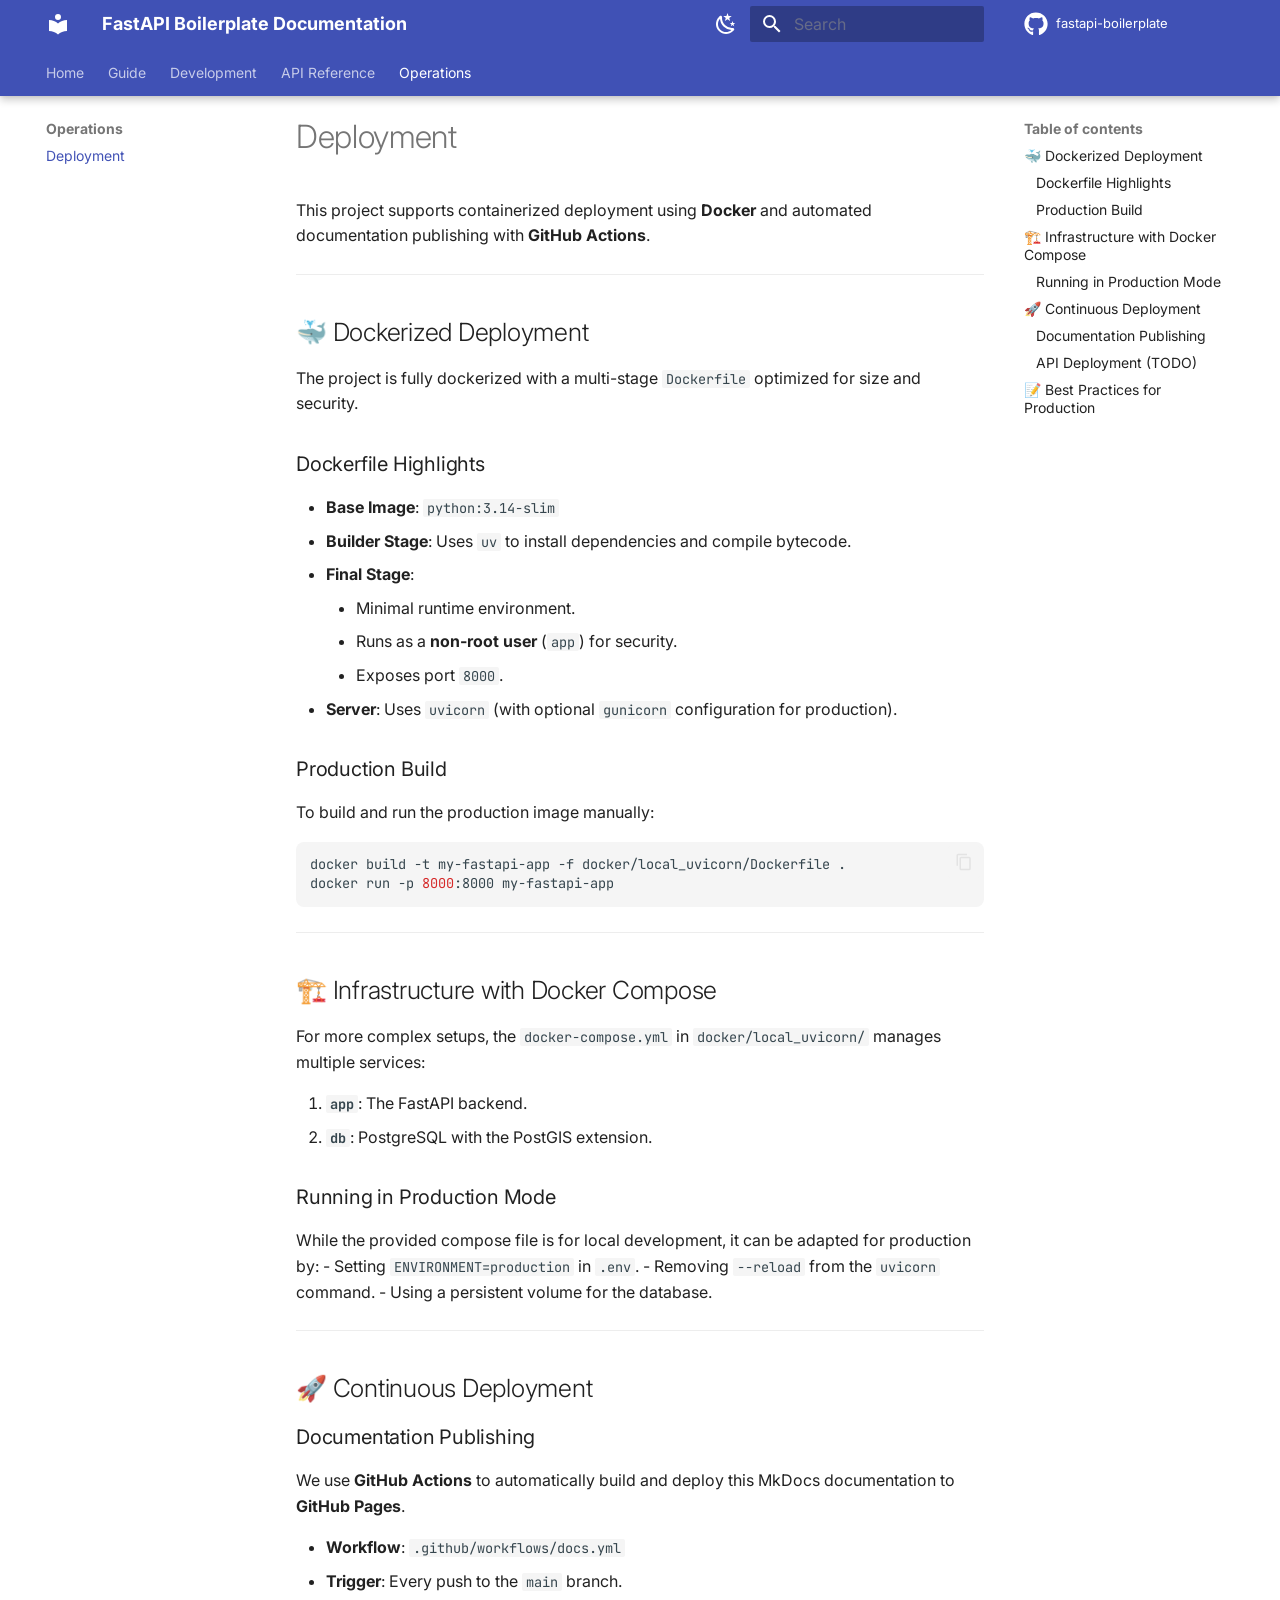
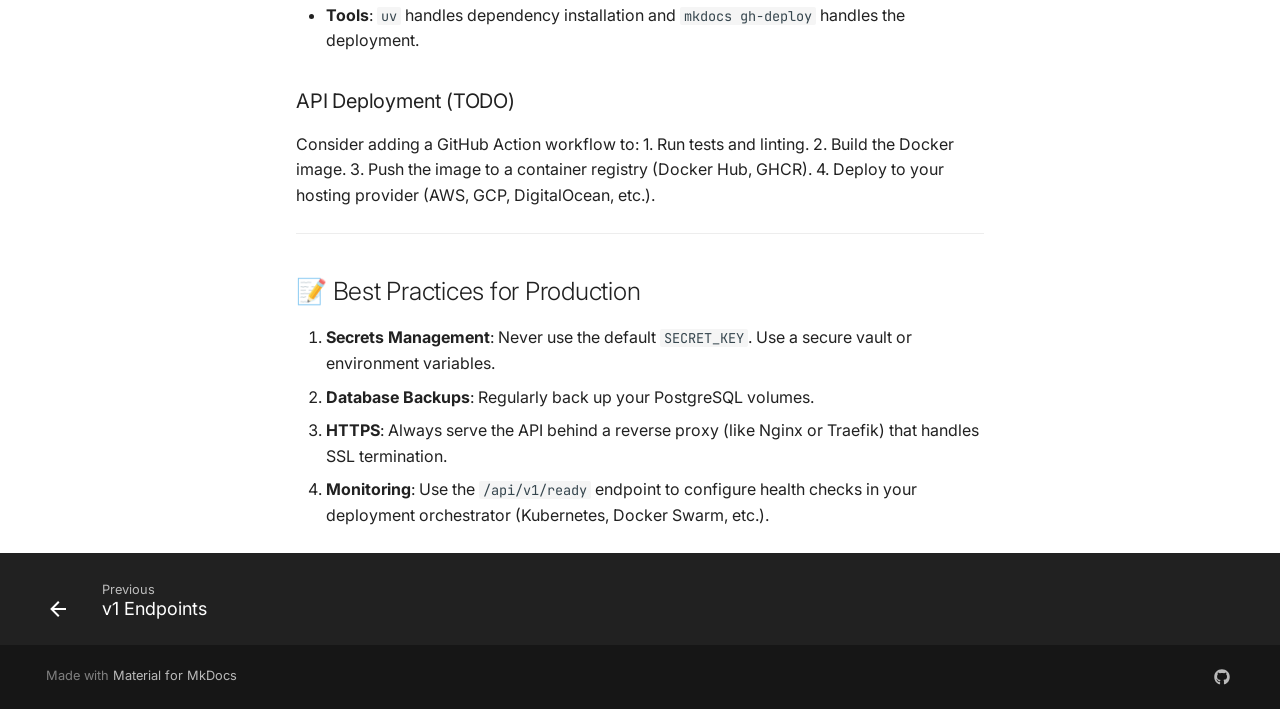
<file: operations/deployment/index.html>
<!doctype html>
<html lang="en" class="no-js">
  <head>
    
      <meta charset="utf-8">
      <meta name="viewport" content="width=device-width,initial-scale=1">
      
        <meta name="description" content="A modern, modular, and high-performance FastAPI boilerplate with async SQLAlchemy 2.0 and PostgreSQL.">
      
      
        <meta name="author" content="Matteo Le Bars">
      
      
        <link rel="canonical" href="https://matto-lebars.github.io/core-backend/operations/deployment/">
      
      
        <link rel="prev" href="../../api/v1/">
      
      
      
        
      
      
      <link rel="icon" href="../../assets/images/favicon.png">
      <meta name="generator" content="mkdocs-1.6.1, mkdocs-material-9.7.4">
    
    
      
        <title>Deployment - FastAPI Boilerplate Documentation</title>
      
    
    
      <link rel="stylesheet" href="../../assets/stylesheets/main.484c7ddc.min.css">
      
        
        <link rel="stylesheet" href="../../assets/stylesheets/palette.ab4e12ef.min.css">
      
      


    
    
      
    
    
      
        
        
        <link rel="preconnect" href="https://fonts.gstatic.com" crossorigin>
        <link rel="stylesheet" href="https://fonts.googleapis.com/css?family=Inter:300,300i,400,400i,700,700i%7CJetBrains+Mono:400,400i,700,700i&display=fallback">
        <style>:root{--md-text-font:"Inter";--md-code-font:"JetBrains Mono"}</style>
      
    
    
      <link rel="stylesheet" href="../../assets/css/custom.css">
    
    <script>__md_scope=new URL("../..",location),__md_hash=e=>[...e].reduce(((e,_)=>(e<<5)-e+_.charCodeAt(0)),0),__md_get=(e,_=localStorage,t=__md_scope)=>JSON.parse(_.getItem(t.pathname+"."+e)),__md_set=(e,_,t=localStorage,a=__md_scope)=>{try{t.setItem(a.pathname+"."+e,JSON.stringify(_))}catch(e){}}</script>
    
      

    
    
  </head>
  
  
    
    
      
    
    
    
    
    <body dir="ltr" data-md-color-scheme="default" data-md-color-primary="indigo" data-md-color-accent="indigo">
  
    
    <input class="md-toggle" data-md-toggle="drawer" type="checkbox" id="__drawer" autocomplete="off">
    <input class="md-toggle" data-md-toggle="search" type="checkbox" id="__search" autocomplete="off">
    <label class="md-overlay" for="__drawer"></label>
    <div data-md-component="skip">
      
        
        <a href="#deployment" class="md-skip">
          Skip to content
        </a>
      
    </div>
    <div data-md-component="announce">
      
    </div>
    
    
      

  

<header class="md-header md-header--shadow md-header--lifted" data-md-component="header">
  <nav class="md-header__inner md-grid" aria-label="Header">
    <a href="../.." title="FastAPI Boilerplate Documentation" class="md-header__button md-logo" aria-label="FastAPI Boilerplate Documentation" data-md-component="logo">
      
  
  <svg xmlns="http://www.w3.org/2000/svg" viewBox="0 0 24 24"><path d="M12 8a3 3 0 0 0 3-3 3 3 0 0 0-3-3 3 3 0 0 0-3 3 3 3 0 0 0 3 3m0 3.54C9.64 9.35 6.5 8 3 8v11c3.5 0 6.64 1.35 9 3.54 2.36-2.19 5.5-3.54 9-3.54V8c-3.5 0-6.64 1.35-9 3.54"/></svg>

    </a>
    <label class="md-header__button md-icon" for="__drawer">
      
      <svg xmlns="http://www.w3.org/2000/svg" viewBox="0 0 24 24"><path d="M3 6h18v2H3zm0 5h18v2H3zm0 5h18v2H3z"/></svg>
    </label>
    <div class="md-header__title" data-md-component="header-title">
      <div class="md-header__ellipsis">
        <div class="md-header__topic">
          <span class="md-ellipsis">
            FastAPI Boilerplate Documentation
          </span>
        </div>
        <div class="md-header__topic" data-md-component="header-topic">
          <span class="md-ellipsis">
            
              Deployment
            
          </span>
        </div>
      </div>
    </div>
    
      
        <form class="md-header__option" data-md-component="palette">
  
    
    
    
    <input class="md-option" data-md-color-media="(prefers-color-scheme: light)" data-md-color-scheme="default" data-md-color-primary="indigo" data-md-color-accent="indigo"  aria-label="Switch to dark mode"  type="radio" name="__palette" id="__palette_0">
    
      <label class="md-header__button md-icon" title="Switch to dark mode" for="__palette_1" hidden>
        <svg xmlns="http://www.w3.org/2000/svg" viewBox="0 0 24 24"><path d="m17.75 4.09-2.53 1.94.91 3.06-2.63-1.81-2.63 1.81.91-3.06-2.53-1.94L12.44 4l1.06-3 1.06 3zm3.5 6.91-1.64 1.25.59 1.98-1.7-1.17-1.7 1.17.59-1.98L15.75 11l2.06-.05L18.5 9l.69 1.95zm-2.28 4.95c.83-.08 1.72 1.1 1.19 1.85-.32.45-.66.87-1.08 1.27C15.17 23 8.84 23 4.94 19.07c-3.91-3.9-3.91-10.24 0-14.14.4-.4.82-.76 1.27-1.08.75-.53 1.93.36 1.85 1.19-.27 2.86.69 5.83 2.89 8.02a9.96 9.96 0 0 0 8.02 2.89m-1.64 2.02a12.08 12.08 0 0 1-7.8-3.47c-2.17-2.19-3.33-5-3.49-7.82-2.81 3.14-2.7 7.96.31 10.98 3.02 3.01 7.84 3.12 10.98.31"/></svg>
      </label>
    
  
    
    
    
    <input class="md-option" data-md-color-media="(prefers-color-scheme: dark)" data-md-color-scheme="slate" data-md-color-primary="indigo" data-md-color-accent="indigo"  aria-label="Switch to light mode"  type="radio" name="__palette" id="__palette_1">
    
      <label class="md-header__button md-icon" title="Switch to light mode" for="__palette_0" hidden>
        <svg xmlns="http://www.w3.org/2000/svg" viewBox="0 0 24 24"><path d="M12 7a5 5 0 0 1 5 5 5 5 0 0 1-5 5 5 5 0 0 1-5-5 5 5 0 0 1 5-5m0 2a3 3 0 0 0-3 3 3 3 0 0 0 3 3 3 3 0 0 0 3-3 3 3 0 0 0-3-3m0-7 2.39 3.42C13.65 5.15 12.84 5 12 5s-1.65.15-2.39.42zM3.34 7l4.16-.35A7.2 7.2 0 0 0 5.94 8.5c-.44.74-.69 1.5-.83 2.29zm.02 10 1.76-3.77a7.131 7.131 0 0 0 2.38 4.14zM20.65 7l-1.77 3.79a7.02 7.02 0 0 0-2.38-4.15zm-.01 10-4.14.36c.59-.51 1.12-1.14 1.54-1.86.42-.73.69-1.5.83-2.29zM12 22l-2.41-3.44c.74.27 1.55.44 2.41.44.82 0 1.63-.17 2.37-.44z"/></svg>
      </label>
    
  
</form>
      
    
    
      <script>var palette=__md_get("__palette");if(palette&&palette.color){if("(prefers-color-scheme)"===palette.color.media){var media=matchMedia("(prefers-color-scheme: light)"),input=document.querySelector(media.matches?"[data-md-color-media='(prefers-color-scheme: light)']":"[data-md-color-media='(prefers-color-scheme: dark)']");palette.color.media=input.getAttribute("data-md-color-media"),palette.color.scheme=input.getAttribute("data-md-color-scheme"),palette.color.primary=input.getAttribute("data-md-color-primary"),palette.color.accent=input.getAttribute("data-md-color-accent")}for(var[key,value]of Object.entries(palette.color))document.body.setAttribute("data-md-color-"+key,value)}</script>
    
    
    
      
      
        <label class="md-header__button md-icon" for="__search">
          
          <svg xmlns="http://www.w3.org/2000/svg" viewBox="0 0 24 24"><path d="M9.5 3A6.5 6.5 0 0 1 16 9.5c0 1.61-.59 3.09-1.56 4.23l.27.27h.79l5 5-1.5 1.5-5-5v-.79l-.27-.27A6.52 6.52 0 0 1 9.5 16 6.5 6.5 0 0 1 3 9.5 6.5 6.5 0 0 1 9.5 3m0 2C7 5 5 7 5 9.5S7 14 9.5 14 14 12 14 9.5 12 5 9.5 5"/></svg>
        </label>
        <div class="md-search" data-md-component="search" role="dialog">
  <label class="md-search__overlay" for="__search"></label>
  <div class="md-search__inner" role="search">
    <form class="md-search__form" name="search">
      <input type="text" class="md-search__input" name="query" aria-label="Search" placeholder="Search" autocapitalize="off" autocorrect="off" autocomplete="off" spellcheck="false" data-md-component="search-query" required>
      <label class="md-search__icon md-icon" for="__search">
        
        <svg xmlns="http://www.w3.org/2000/svg" viewBox="0 0 24 24"><path d="M9.5 3A6.5 6.5 0 0 1 16 9.5c0 1.61-.59 3.09-1.56 4.23l.27.27h.79l5 5-1.5 1.5-5-5v-.79l-.27-.27A6.52 6.52 0 0 1 9.5 16 6.5 6.5 0 0 1 3 9.5 6.5 6.5 0 0 1 9.5 3m0 2C7 5 5 7 5 9.5S7 14 9.5 14 14 12 14 9.5 12 5 9.5 5"/></svg>
        
        <svg xmlns="http://www.w3.org/2000/svg" viewBox="0 0 24 24"><path d="M20 11v2H8l5.5 5.5-1.42 1.42L4.16 12l7.92-7.92L13.5 5.5 8 11z"/></svg>
      </label>
      <nav class="md-search__options" aria-label="Search">
        
          <a href="javascript:void(0)" class="md-search__icon md-icon" title="Share" aria-label="Share" data-clipboard data-clipboard-text="" data-md-component="search-share" tabindex="-1">
            
            <svg xmlns="http://www.w3.org/2000/svg" viewBox="0 0 24 24"><path d="M18 16.08c-.76 0-1.44.3-1.96.77L8.91 12.7c.05-.23.09-.46.09-.7s-.04-.47-.09-.7l7.05-4.11c.54.5 1.25.81 2.04.81a3 3 0 0 0 3-3 3 3 0 0 0-3-3 3 3 0 0 0-3 3c0 .24.04.47.09.7L8.04 9.81C7.5 9.31 6.79 9 6 9a3 3 0 0 0-3 3 3 3 0 0 0 3 3c.79 0 1.5-.31 2.04-.81l7.12 4.15c-.05.21-.08.43-.08.66 0 1.61 1.31 2.91 2.92 2.91s2.92-1.3 2.92-2.91A2.92 2.92 0 0 0 18 16.08"/></svg>
          </a>
        
        <button type="reset" class="md-search__icon md-icon" title="Clear" aria-label="Clear" tabindex="-1">
          
          <svg xmlns="http://www.w3.org/2000/svg" viewBox="0 0 24 24"><path d="M19 6.41 17.59 5 12 10.59 6.41 5 5 6.41 10.59 12 5 17.59 6.41 19 12 13.41 17.59 19 19 17.59 13.41 12z"/></svg>
        </button>
      </nav>
      
        <div class="md-search__suggest" data-md-component="search-suggest"></div>
      
    </form>
    <div class="md-search__output">
      <div class="md-search__scrollwrap" tabindex="0" data-md-scrollfix>
        <div class="md-search-result" data-md-component="search-result">
          <div class="md-search-result__meta">
            Initializing search
          </div>
          <ol class="md-search-result__list" role="presentation"></ol>
        </div>
      </div>
    </div>
  </div>
</div>
      
    
    
      <div class="md-header__source">
        <a href="https://github.com/matto-lebars/fastapi-boilerplate" title="Go to repository" class="md-source" data-md-component="source">
  <div class="md-source__icon md-icon">
    
    <svg xmlns="http://www.w3.org/2000/svg" viewBox="0 0 512 512"><!--! Font Awesome Free 7.1.0 by @fontawesome - https://fontawesome.com License - https://fontawesome.com/license/free (Icons: CC BY 4.0, Fonts: SIL OFL 1.1, Code: MIT License) Copyright 2025 Fonticons, Inc.--><path d="M173.9 397.4c0 2-2.3 3.6-5.2 3.6-3.3.3-5.6-1.3-5.6-3.6 0-2 2.3-3.6 5.2-3.6 3-.3 5.6 1.3 5.6 3.6m-31.1-4.5c-.7 2 1.3 4.3 4.3 4.9 2.6 1 5.6 0 6.2-2s-1.3-4.3-4.3-5.2c-2.6-.7-5.5.3-6.2 2.3m44.2-1.7c-2.9.7-4.9 2.6-4.6 4.9.3 2 2.9 3.3 5.9 2.6 2.9-.7 4.9-2.6 4.6-4.6-.3-1.9-3-3.2-5.9-2.9M252.8 8C114.1 8 8 113.3 8 252c0 110.9 69.8 205.8 169.5 239.2 12.8 2.3 17.3-5.6 17.3-12.1 0-6.2-.3-40.4-.3-61.4 0 0-70 15-84.7-29.8 0 0-11.4-29.1-27.8-36.6 0 0-22.9-15.7 1.6-15.4 0 0 24.9 2 38.6 25.8 21.9 38.6 58.6 27.5 72.9 20.9 2.3-16 8.8-27.1 16-33.7-55.9-6.2-112.3-14.3-112.3-110.5 0-27.5 7.6-41.3 23.6-58.9-2.6-6.5-11.1-33.3 2.6-67.9 20.9-6.5 69 27 69 27 20-5.6 41.5-8.5 62.8-8.5s42.8 2.9 62.8 8.5c0 0 48.1-33.6 69-27 13.7 34.7 5.2 61.4 2.6 67.9 16 17.7 25.8 31.5 25.8 58.9 0 96.5-58.9 104.2-114.8 110.5 9.2 7.9 17 22.9 17 46.4 0 33.7-.3 75.4-.3 83.6 0 6.5 4.6 14.4 17.3 12.1C436.2 457.8 504 362.9 504 252 504 113.3 391.5 8 252.8 8M105.2 352.9c-1.3 1-1 3.3.7 5.2 1.6 1.6 3.9 2.3 5.2 1 1.3-1 1-3.3-.7-5.2-1.6-1.6-3.9-2.3-5.2-1m-10.8-8.1c-.7 1.3.3 2.9 2.3 3.9 1.6 1 3.6.7 4.3-.7.7-1.3-.3-2.9-2.3-3.9-2-.6-3.6-.3-4.3.7m32.4 35.6c-1.6 1.3-1 4.3 1.3 6.2 2.3 2.3 5.2 2.6 6.5 1 1.3-1.3.7-4.3-1.3-6.2-2.2-2.3-5.2-2.6-6.5-1m-11.4-14.7c-1.6 1-1.6 3.6 0 5.9s4.3 3.3 5.6 2.3c1.6-1.3 1.6-3.9 0-6.2-1.4-2.3-4-3.3-5.6-2"/></svg>
  </div>
  <div class="md-source__repository">
    fastapi-boilerplate
  </div>
</a>
      </div>
    
  </nav>
  
    
      
<nav class="md-tabs" aria-label="Tabs" data-md-component="tabs">
  <div class="md-grid">
    <ul class="md-tabs__list">
      
        
  
  
  
  
    <li class="md-tabs__item">
      <a href="../.." class="md-tabs__link">
        
  
  
    
  
  Home

      </a>
    </li>
  

      
        
  
  
  
  
    
    
      <li class="md-tabs__item">
        <a href="../../getting-started/" class="md-tabs__link">
          
  
  
    
  
  Guide

        </a>
      </li>
    
  

      
        
  
  
  
  
    
    
      <li class="md-tabs__item">
        <a href="../../development/workflow/" class="md-tabs__link">
          
  
  
    
  
  Development

        </a>
      </li>
    
  

      
        
  
  
  
  
    
    
      <li class="md-tabs__item">
        <a href="../../api/v1/" class="md-tabs__link">
          
  
  
    
  
  API Reference

        </a>
      </li>
    
  

      
        
  
  
  
    
  
  
    
    
      <li class="md-tabs__item md-tabs__item--active">
        <a href="./" class="md-tabs__link">
          
  
  
    
  
  Operations

        </a>
      </li>
    
  

      
    </ul>
  </div>
</nav>
    
  
</header>
    
    <div class="md-container" data-md-component="container">
      
      
        
      
      <main class="md-main" data-md-component="main">
        <div class="md-main__inner md-grid">
          
            
              
              <div class="md-sidebar md-sidebar--primary" data-md-component="sidebar" data-md-type="navigation" >
                <div class="md-sidebar__scrollwrap">
                  <div class="md-sidebar__inner">
                    


  


<nav class="md-nav md-nav--primary md-nav--lifted" aria-label="Navigation" data-md-level="0">
  <label class="md-nav__title" for="__drawer">
    <a href="../.." title="FastAPI Boilerplate Documentation" class="md-nav__button md-logo" aria-label="FastAPI Boilerplate Documentation" data-md-component="logo">
      
  
  <svg xmlns="http://www.w3.org/2000/svg" viewBox="0 0 24 24"><path d="M12 8a3 3 0 0 0 3-3 3 3 0 0 0-3-3 3 3 0 0 0-3 3 3 3 0 0 0 3 3m0 3.54C9.64 9.35 6.5 8 3 8v11c3.5 0 6.64 1.35 9 3.54 2.36-2.19 5.5-3.54 9-3.54V8c-3.5 0-6.64 1.35-9 3.54"/></svg>

    </a>
    FastAPI Boilerplate Documentation
  </label>
  
    <div class="md-nav__source">
      <a href="https://github.com/matto-lebars/fastapi-boilerplate" title="Go to repository" class="md-source" data-md-component="source">
  <div class="md-source__icon md-icon">
    
    <svg xmlns="http://www.w3.org/2000/svg" viewBox="0 0 512 512"><!--! Font Awesome Free 7.1.0 by @fontawesome - https://fontawesome.com License - https://fontawesome.com/license/free (Icons: CC BY 4.0, Fonts: SIL OFL 1.1, Code: MIT License) Copyright 2025 Fonticons, Inc.--><path d="M173.9 397.4c0 2-2.3 3.6-5.2 3.6-3.3.3-5.6-1.3-5.6-3.6 0-2 2.3-3.6 5.2-3.6 3-.3 5.6 1.3 5.6 3.6m-31.1-4.5c-.7 2 1.3 4.3 4.3 4.9 2.6 1 5.6 0 6.2-2s-1.3-4.3-4.3-5.2c-2.6-.7-5.5.3-6.2 2.3m44.2-1.7c-2.9.7-4.9 2.6-4.6 4.9.3 2 2.9 3.3 5.9 2.6 2.9-.7 4.9-2.6 4.6-4.6-.3-1.9-3-3.2-5.9-2.9M252.8 8C114.1 8 8 113.3 8 252c0 110.9 69.8 205.8 169.5 239.2 12.8 2.3 17.3-5.6 17.3-12.1 0-6.2-.3-40.4-.3-61.4 0 0-70 15-84.7-29.8 0 0-11.4-29.1-27.8-36.6 0 0-22.9-15.7 1.6-15.4 0 0 24.9 2 38.6 25.8 21.9 38.6 58.6 27.5 72.9 20.9 2.3-16 8.8-27.1 16-33.7-55.9-6.2-112.3-14.3-112.3-110.5 0-27.5 7.6-41.3 23.6-58.9-2.6-6.5-11.1-33.3 2.6-67.9 20.9-6.5 69 27 69 27 20-5.6 41.5-8.5 62.8-8.5s42.8 2.9 62.8 8.5c0 0 48.1-33.6 69-27 13.7 34.7 5.2 61.4 2.6 67.9 16 17.7 25.8 31.5 25.8 58.9 0 96.5-58.9 104.2-114.8 110.5 9.2 7.9 17 22.9 17 46.4 0 33.7-.3 75.4-.3 83.6 0 6.5 4.6 14.4 17.3 12.1C436.2 457.8 504 362.9 504 252 504 113.3 391.5 8 252.8 8M105.2 352.9c-1.3 1-1 3.3.7 5.2 1.6 1.6 3.9 2.3 5.2 1 1.3-1 1-3.3-.7-5.2-1.6-1.6-3.9-2.3-5.2-1m-10.8-8.1c-.7 1.3.3 2.9 2.3 3.9 1.6 1 3.6.7 4.3-.7.7-1.3-.3-2.9-2.3-3.9-2-.6-3.6-.3-4.3.7m32.4 35.6c-1.6 1.3-1 4.3 1.3 6.2 2.3 2.3 5.2 2.6 6.5 1 1.3-1.3.7-4.3-1.3-6.2-2.2-2.3-5.2-2.6-6.5-1m-11.4-14.7c-1.6 1-1.6 3.6 0 5.9s4.3 3.3 5.6 2.3c1.6-1.3 1.6-3.9 0-6.2-1.4-2.3-4-3.3-5.6-2"/></svg>
  </div>
  <div class="md-source__repository">
    fastapi-boilerplate
  </div>
</a>
    </div>
  
  <ul class="md-nav__list" data-md-scrollfix>
    
      
      
  
  
  
  
    <li class="md-nav__item">
      <a href="../.." class="md-nav__link">
        
  
  
  <span class="md-ellipsis">
    
  
    Home
  

    
  </span>
  
  

      </a>
    </li>
  

    
      
      
  
  
  
  
    
    
      
        
      
        
      
    
    
    
      
      
        
      
    
    
    <li class="md-nav__item md-nav__item--nested">
      
        
        
          
        
        <input class="md-nav__toggle md-toggle md-toggle--indeterminate" type="checkbox" id="__nav_2" >
        
          
          <label class="md-nav__link" for="__nav_2" id="__nav_2_label" tabindex="0">
            
  
  
  <span class="md-ellipsis">
    
  
    Guide
  

    
  </span>
  
  

            <span class="md-nav__icon md-icon"></span>
          </label>
        
        <nav class="md-nav" data-md-level="1" aria-labelledby="__nav_2_label" aria-expanded="false">
          <label class="md-nav__title" for="__nav_2">
            <span class="md-nav__icon md-icon"></span>
            
  
    Guide
  

          </label>
          <ul class="md-nav__list" data-md-scrollfix>
            
              
                
  
  
  
  
    <li class="md-nav__item">
      <a href="../../getting-started/" class="md-nav__link">
        
  
  
  <span class="md-ellipsis">
    
  
    Getting Started
  

    
  </span>
  
  

      </a>
    </li>
  

              
            
              
                
  
  
  
  
    <li class="md-nav__item">
      <a href="../../architecture/" class="md-nav__link">
        
  
  
  <span class="md-ellipsis">
    
  
    Architecture
  

    
  </span>
  
  

      </a>
    </li>
  

              
            
          </ul>
        </nav>
      
    </li>
  

    
      
      
  
  
  
  
    
    
      
        
      
        
      
        
      
        
      
    
    
    
      
      
        
      
    
    
    <li class="md-nav__item md-nav__item--nested">
      
        
        
          
        
        <input class="md-nav__toggle md-toggle md-toggle--indeterminate" type="checkbox" id="__nav_3" >
        
          
          <label class="md-nav__link" for="__nav_3" id="__nav_3_label" tabindex="0">
            
  
  
  <span class="md-ellipsis">
    
  
    Development
  

    
  </span>
  
  

            <span class="md-nav__icon md-icon"></span>
          </label>
        
        <nav class="md-nav" data-md-level="1" aria-labelledby="__nav_3_label" aria-expanded="false">
          <label class="md-nav__title" for="__nav_3">
            <span class="md-nav__icon md-icon"></span>
            
  
    Development
  

          </label>
          <ul class="md-nav__list" data-md-scrollfix>
            
              
                
  
  
  
  
    <li class="md-nav__item">
      <a href="../../development/workflow/" class="md-nav__link">
        
  
  
  <span class="md-ellipsis">
    
  
    Workflow
  

    
  </span>
  
  

      </a>
    </li>
  

              
            
              
                
  
  
  
  
    <li class="md-nav__item">
      <a href="../../development/database/" class="md-nav__link">
        
  
  
  <span class="md-ellipsis">
    
  
    Database & Migrations
  

    
  </span>
  
  

      </a>
    </li>
  

              
            
              
                
  
  
  
  
    <li class="md-nav__item">
      <a href="../../development/security/" class="md-nav__link">
        
  
  
  <span class="md-ellipsis">
    
  
    Security & Auth
  

    
  </span>
  
  

      </a>
    </li>
  

              
            
              
                
  
  
  
  
    <li class="md-nav__item">
      <a href="../../development/configuration/" class="md-nav__link">
        
  
  
  <span class="md-ellipsis">
    
  
    Configuration
  

    
  </span>
  
  

      </a>
    </li>
  

              
            
          </ul>
        </nav>
      
    </li>
  

    
      
      
  
  
  
  
    
    
      
        
      
    
    
    
      
      
        
      
    
    
    <li class="md-nav__item md-nav__item--nested">
      
        
        
          
        
        <input class="md-nav__toggle md-toggle md-toggle--indeterminate" type="checkbox" id="__nav_4" >
        
          
          <label class="md-nav__link" for="__nav_4" id="__nav_4_label" tabindex="0">
            
  
  
  <span class="md-ellipsis">
    
  
    API Reference
  

    
  </span>
  
  

            <span class="md-nav__icon md-icon"></span>
          </label>
        
        <nav class="md-nav" data-md-level="1" aria-labelledby="__nav_4_label" aria-expanded="false">
          <label class="md-nav__title" for="__nav_4">
            <span class="md-nav__icon md-icon"></span>
            
  
    API Reference
  

          </label>
          <ul class="md-nav__list" data-md-scrollfix>
            
              
                
  
  
  
  
    <li class="md-nav__item">
      <a href="../../api/v1/" class="md-nav__link">
        
  
  
  <span class="md-ellipsis">
    
  
    v1 Endpoints
  

    
  </span>
  
  

      </a>
    </li>
  

              
            
          </ul>
        </nav>
      
    </li>
  

    
      
      
  
  
    
  
  
  
    
    
      
        
      
    
    
    
      
        
        
      
      
        
      
    
    
    <li class="md-nav__item md-nav__item--active md-nav__item--section md-nav__item--nested">
      
        
        
        <input class="md-nav__toggle md-toggle " type="checkbox" id="__nav_5" checked>
        
          
          <label class="md-nav__link" for="__nav_5" id="__nav_5_label" tabindex="">
            
  
  
  <span class="md-ellipsis">
    
  
    Operations
  

    
  </span>
  
  

            <span class="md-nav__icon md-icon"></span>
          </label>
        
        <nav class="md-nav" data-md-level="1" aria-labelledby="__nav_5_label" aria-expanded="true">
          <label class="md-nav__title" for="__nav_5">
            <span class="md-nav__icon md-icon"></span>
            
  
    Operations
  

          </label>
          <ul class="md-nav__list" data-md-scrollfix>
            
              
                
  
  
    
  
  
  
    <li class="md-nav__item md-nav__item--active">
      
      <input class="md-nav__toggle md-toggle" type="checkbox" id="__toc">
      
      
        
      
      
        <label class="md-nav__link md-nav__link--active" for="__toc">
          
  
  
  <span class="md-ellipsis">
    
  
    Deployment
  

    
  </span>
  
  

          <span class="md-nav__icon md-icon"></span>
        </label>
      
      <a href="./" class="md-nav__link md-nav__link--active">
        
  
  
  <span class="md-ellipsis">
    
  
    Deployment
  

    
  </span>
  
  

      </a>
      
        

<nav class="md-nav md-nav--secondary" aria-label="Table of contents">
  
  
  
    
  
  
    <label class="md-nav__title" for="__toc">
      <span class="md-nav__icon md-icon"></span>
      Table of contents
    </label>
    <ul class="md-nav__list" data-md-component="toc" data-md-scrollfix>
      
        <li class="md-nav__item">
  <a href="#dockerized-deployment" class="md-nav__link">
    <span class="md-ellipsis">
      
        🐳 Dockerized Deployment
      
    </span>
  </a>
  
    <nav class="md-nav" aria-label="🐳 Dockerized Deployment">
      <ul class="md-nav__list">
        
          <li class="md-nav__item">
  <a href="#dockerfile-highlights" class="md-nav__link">
    <span class="md-ellipsis">
      
        Dockerfile Highlights
      
    </span>
  </a>
  
</li>
        
          <li class="md-nav__item">
  <a href="#production-build" class="md-nav__link">
    <span class="md-ellipsis">
      
        Production Build
      
    </span>
  </a>
  
</li>
        
      </ul>
    </nav>
  
</li>
      
        <li class="md-nav__item">
  <a href="#infrastructure-with-docker-compose" class="md-nav__link">
    <span class="md-ellipsis">
      
        🏗️ Infrastructure with Docker Compose
      
    </span>
  </a>
  
    <nav class="md-nav" aria-label="🏗️ Infrastructure with Docker Compose">
      <ul class="md-nav__list">
        
          <li class="md-nav__item">
  <a href="#running-in-production-mode" class="md-nav__link">
    <span class="md-ellipsis">
      
        Running in Production Mode
      
    </span>
  </a>
  
</li>
        
      </ul>
    </nav>
  
</li>
      
        <li class="md-nav__item">
  <a href="#continuous-deployment" class="md-nav__link">
    <span class="md-ellipsis">
      
        🚀 Continuous Deployment
      
    </span>
  </a>
  
    <nav class="md-nav" aria-label="🚀 Continuous Deployment">
      <ul class="md-nav__list">
        
          <li class="md-nav__item">
  <a href="#documentation-publishing" class="md-nav__link">
    <span class="md-ellipsis">
      
        Documentation Publishing
      
    </span>
  </a>
  
</li>
        
          <li class="md-nav__item">
  <a href="#api-deployment-todo" class="md-nav__link">
    <span class="md-ellipsis">
      
        API Deployment (TODO)
      
    </span>
  </a>
  
</li>
        
      </ul>
    </nav>
  
</li>
      
        <li class="md-nav__item">
  <a href="#best-practices-for-production" class="md-nav__link">
    <span class="md-ellipsis">
      
        📝 Best Practices for Production
      
    </span>
  </a>
  
</li>
      
    </ul>
  
</nav>
      
    </li>
  

              
            
          </ul>
        </nav>
      
    </li>
  

    
  </ul>
</nav>
                  </div>
                </div>
              </div>
            
            
              
              <div class="md-sidebar md-sidebar--secondary" data-md-component="sidebar" data-md-type="toc" >
                <div class="md-sidebar__scrollwrap">
                  <div class="md-sidebar__inner">
                    

<nav class="md-nav md-nav--secondary" aria-label="Table of contents">
  
  
  
    
  
  
    <label class="md-nav__title" for="__toc">
      <span class="md-nav__icon md-icon"></span>
      Table of contents
    </label>
    <ul class="md-nav__list" data-md-component="toc" data-md-scrollfix>
      
        <li class="md-nav__item">
  <a href="#dockerized-deployment" class="md-nav__link">
    <span class="md-ellipsis">
      
        🐳 Dockerized Deployment
      
    </span>
  </a>
  
    <nav class="md-nav" aria-label="🐳 Dockerized Deployment">
      <ul class="md-nav__list">
        
          <li class="md-nav__item">
  <a href="#dockerfile-highlights" class="md-nav__link">
    <span class="md-ellipsis">
      
        Dockerfile Highlights
      
    </span>
  </a>
  
</li>
        
          <li class="md-nav__item">
  <a href="#production-build" class="md-nav__link">
    <span class="md-ellipsis">
      
        Production Build
      
    </span>
  </a>
  
</li>
        
      </ul>
    </nav>
  
</li>
      
        <li class="md-nav__item">
  <a href="#infrastructure-with-docker-compose" class="md-nav__link">
    <span class="md-ellipsis">
      
        🏗️ Infrastructure with Docker Compose
      
    </span>
  </a>
  
    <nav class="md-nav" aria-label="🏗️ Infrastructure with Docker Compose">
      <ul class="md-nav__list">
        
          <li class="md-nav__item">
  <a href="#running-in-production-mode" class="md-nav__link">
    <span class="md-ellipsis">
      
        Running in Production Mode
      
    </span>
  </a>
  
</li>
        
      </ul>
    </nav>
  
</li>
      
        <li class="md-nav__item">
  <a href="#continuous-deployment" class="md-nav__link">
    <span class="md-ellipsis">
      
        🚀 Continuous Deployment
      
    </span>
  </a>
  
    <nav class="md-nav" aria-label="🚀 Continuous Deployment">
      <ul class="md-nav__list">
        
          <li class="md-nav__item">
  <a href="#documentation-publishing" class="md-nav__link">
    <span class="md-ellipsis">
      
        Documentation Publishing
      
    </span>
  </a>
  
</li>
        
          <li class="md-nav__item">
  <a href="#api-deployment-todo" class="md-nav__link">
    <span class="md-ellipsis">
      
        API Deployment (TODO)
      
    </span>
  </a>
  
</li>
        
      </ul>
    </nav>
  
</li>
      
        <li class="md-nav__item">
  <a href="#best-practices-for-production" class="md-nav__link">
    <span class="md-ellipsis">
      
        📝 Best Practices for Production
      
    </span>
  </a>
  
</li>
      
    </ul>
  
</nav>
                  </div>
                </div>
              </div>
            
          
          
            <div class="md-content" data-md-component="content">
              
              <article class="md-content__inner md-typeset">
                
                  


  
  


<h1 id="deployment">Deployment<a class="headerlink" href="#deployment" title="Permanent link">&para;</a></h1>
<p>This project supports containerized deployment using <strong>Docker</strong> and automated documentation publishing with <strong>GitHub Actions</strong>.</p>
<hr />
<h2 id="dockerized-deployment">🐳 Dockerized Deployment<a class="headerlink" href="#dockerized-deployment" title="Permanent link">&para;</a></h2>
<p>The project is fully dockerized with a multi-stage <code>Dockerfile</code> optimized for size and security.</p>
<h3 id="dockerfile-highlights">Dockerfile Highlights<a class="headerlink" href="#dockerfile-highlights" title="Permanent link">&para;</a></h3>
<ul>
<li><strong>Base Image</strong>: <code>python:3.14-slim</code></li>
<li><strong>Builder Stage</strong>: Uses <code>uv</code> to install dependencies and compile bytecode.</li>
<li><strong>Final Stage</strong>:<ul>
<li>Minimal runtime environment.</li>
<li>Runs as a <strong>non-root user</strong> (<code>app</code>) for security.</li>
<li>Exposes port <code>8000</code>.</li>
</ul>
</li>
<li><strong>Server</strong>: Uses <code>uvicorn</code> (with optional <code>gunicorn</code> configuration for production).</li>
</ul>
<h3 id="production-build">Production Build<a class="headerlink" href="#production-build" title="Permanent link">&para;</a></h3>
<p>To build and run the production image manually:
<div class="language-bash highlight"><pre><span></span><code><span id="__span-0-1"><a id="__codelineno-0-1" name="__codelineno-0-1" href="#__codelineno-0-1"></a>docker<span class="w"> </span>build<span class="w"> </span>-t<span class="w"> </span>my-fastapi-app<span class="w"> </span>-f<span class="w"> </span>docker/local_uvicorn/Dockerfile<span class="w"> </span>.
</span><span id="__span-0-2"><a id="__codelineno-0-2" name="__codelineno-0-2" href="#__codelineno-0-2"></a>docker<span class="w"> </span>run<span class="w"> </span>-p<span class="w"> </span><span class="m">8000</span>:8000<span class="w"> </span>my-fastapi-app
</span></code></pre></div></p>
<hr />
<h2 id="infrastructure-with-docker-compose">🏗️ Infrastructure with Docker Compose<a class="headerlink" href="#infrastructure-with-docker-compose" title="Permanent link">&para;</a></h2>
<p>For more complex setups, the <code>docker-compose.yml</code> in <code>docker/local_uvicorn/</code> manages multiple services:</p>
<ol>
<li><strong><code>app</code></strong>: The FastAPI backend.</li>
<li><strong><code>db</code></strong>: PostgreSQL with the PostGIS extension.</li>
</ol>
<h3 id="running-in-production-mode">Running in Production Mode<a class="headerlink" href="#running-in-production-mode" title="Permanent link">&para;</a></h3>
<p>While the provided compose file is for local development, it can be adapted for production by:
- Setting <code>ENVIRONMENT=production</code> in <code>.env</code>.
- Removing <code>--reload</code> from the <code>uvicorn</code> command.
- Using a persistent volume for the database.</p>
<hr />
<h2 id="continuous-deployment">🚀 Continuous Deployment<a class="headerlink" href="#continuous-deployment" title="Permanent link">&para;</a></h2>
<h3 id="documentation-publishing">Documentation Publishing<a class="headerlink" href="#documentation-publishing" title="Permanent link">&para;</a></h3>
<p>We use <strong>GitHub Actions</strong> to automatically build and deploy this MkDocs documentation to <strong>GitHub Pages</strong>.</p>
<ul>
<li><strong>Workflow</strong>: <code>.github/workflows/docs.yml</code></li>
<li><strong>Trigger</strong>: Every push to the <code>main</code> branch.</li>
<li><strong>Tools</strong>: <code>uv</code> handles dependency installation and <code>mkdocs gh-deploy</code> handles the deployment.</li>
</ul>
<h3 id="api-deployment-todo">API Deployment (TODO)<a class="headerlink" href="#api-deployment-todo" title="Permanent link">&para;</a></h3>
<p>Consider adding a GitHub Action workflow to:
1.  Run tests and linting.
2.  Build the Docker image.
3.  Push the image to a container registry (Docker Hub, GHCR).
4.  Deploy to your hosting provider (AWS, GCP, DigitalOcean, etc.).</p>
<hr />
<h2 id="best-practices-for-production">📝 Best Practices for Production<a class="headerlink" href="#best-practices-for-production" title="Permanent link">&para;</a></h2>
<ol>
<li><strong>Secrets Management</strong>: Never use the default <code>SECRET_KEY</code>. Use a secure vault or environment variables.</li>
<li><strong>Database Backups</strong>: Regularly back up your PostgreSQL volumes.</li>
<li><strong>HTTPS</strong>: Always serve the API behind a reverse proxy (like Nginx or Traefik) that handles SSL termination.</li>
<li><strong>Monitoring</strong>: Use the <code>/api/v1/ready</code> endpoint to configure health checks in your deployment orchestrator (Kubernetes, Docker Swarm, etc.).</li>
</ol>












                
              </article>
            </div>
          
          
  <script>var tabs=__md_get("__tabs");if(Array.isArray(tabs))e:for(var set of document.querySelectorAll(".tabbed-set")){var labels=set.querySelector(".tabbed-labels");for(var tab of tabs)for(var label of labels.getElementsByTagName("label"))if(label.innerText.trim()===tab){var input=document.getElementById(label.htmlFor);input.checked=!0;continue e}}</script>

<script>var target=document.getElementById(location.hash.slice(1));target&&target.name&&(target.checked=target.name.startsWith("__tabbed_"))</script>
        </div>
        
          <button type="button" class="md-top md-icon" data-md-component="top" hidden>
  
  <svg xmlns="http://www.w3.org/2000/svg" viewBox="0 0 24 24"><path d="M13 20h-2V8l-5.5 5.5-1.42-1.42L12 4.16l7.92 7.92-1.42 1.42L13 8z"/></svg>
  Back to top
</button>
        
      </main>
      
        <footer class="md-footer">
  
    
      
      <nav class="md-footer__inner md-grid" aria-label="Footer" >
        
          
          <a href="../../api/v1/" class="md-footer__link md-footer__link--prev" aria-label="Previous: v1 Endpoints">
            <div class="md-footer__button md-icon">
              
              <svg xmlns="http://www.w3.org/2000/svg" viewBox="0 0 24 24"><path d="M20 11v2H8l5.5 5.5-1.42 1.42L4.16 12l7.92-7.92L13.5 5.5 8 11z"/></svg>
            </div>
            <div class="md-footer__title">
              <span class="md-footer__direction">
                Previous
              </span>
              <div class="md-ellipsis">
                v1 Endpoints
              </div>
            </div>
          </a>
        
        
      </nav>
    
  
  <div class="md-footer-meta md-typeset">
    <div class="md-footer-meta__inner md-grid">
      <div class="md-copyright">
  
  
    Made with
    <a href="https://squidfunk.github.io/mkdocs-material/" target="_blank" rel="noopener">
      Material for MkDocs
    </a>
  
</div>
      
        
<div class="md-social">
  
    
    
    
    
      
      
    
    <a href="https://github.com/<your-username>" target="_blank" rel="noopener" title="github.com" class="md-social__link">
      <svg xmlns="http://www.w3.org/2000/svg" viewBox="0 0 512 512"><!--! Font Awesome Free 7.1.0 by @fontawesome - https://fontawesome.com License - https://fontawesome.com/license/free (Icons: CC BY 4.0, Fonts: SIL OFL 1.1, Code: MIT License) Copyright 2025 Fonticons, Inc.--><path d="M173.9 397.4c0 2-2.3 3.6-5.2 3.6-3.3.3-5.6-1.3-5.6-3.6 0-2 2.3-3.6 5.2-3.6 3-.3 5.6 1.3 5.6 3.6m-31.1-4.5c-.7 2 1.3 4.3 4.3 4.9 2.6 1 5.6 0 6.2-2s-1.3-4.3-4.3-5.2c-2.6-.7-5.5.3-6.2 2.3m44.2-1.7c-2.9.7-4.9 2.6-4.6 4.9.3 2 2.9 3.3 5.9 2.6 2.9-.7 4.9-2.6 4.6-4.6-.3-1.9-3-3.2-5.9-2.9M252.8 8C114.1 8 8 113.3 8 252c0 110.9 69.8 205.8 169.5 239.2 12.8 2.3 17.3-5.6 17.3-12.1 0-6.2-.3-40.4-.3-61.4 0 0-70 15-84.7-29.8 0 0-11.4-29.1-27.8-36.6 0 0-22.9-15.7 1.6-15.4 0 0 24.9 2 38.6 25.8 21.9 38.6 58.6 27.5 72.9 20.9 2.3-16 8.8-27.1 16-33.7-55.9-6.2-112.3-14.3-112.3-110.5 0-27.5 7.6-41.3 23.6-58.9-2.6-6.5-11.1-33.3 2.6-67.9 20.9-6.5 69 27 69 27 20-5.6 41.5-8.5 62.8-8.5s42.8 2.9 62.8 8.5c0 0 48.1-33.6 69-27 13.7 34.7 5.2 61.4 2.6 67.9 16 17.7 25.8 31.5 25.8 58.9 0 96.5-58.9 104.2-114.8 110.5 9.2 7.9 17 22.9 17 46.4 0 33.7-.3 75.4-.3 83.6 0 6.5 4.6 14.4 17.3 12.1C436.2 457.8 504 362.9 504 252 504 113.3 391.5 8 252.8 8M105.2 352.9c-1.3 1-1 3.3.7 5.2 1.6 1.6 3.9 2.3 5.2 1 1.3-1 1-3.3-.7-5.2-1.6-1.6-3.9-2.3-5.2-1m-10.8-8.1c-.7 1.3.3 2.9 2.3 3.9 1.6 1 3.6.7 4.3-.7.7-1.3-.3-2.9-2.3-3.9-2-.6-3.6-.3-4.3.7m32.4 35.6c-1.6 1.3-1 4.3 1.3 6.2 2.3 2.3 5.2 2.6 6.5 1 1.3-1.3.7-4.3-1.3-6.2-2.2-2.3-5.2-2.6-6.5-1m-11.4-14.7c-1.6 1-1.6 3.6 0 5.9s4.3 3.3 5.6 2.3c1.6-1.3 1.6-3.9 0-6.2-1.4-2.3-4-3.3-5.6-2"/></svg>
    </a>
  
</div>
      
    </div>
  </div>
</footer>
      
    </div>
    <div class="md-dialog" data-md-component="dialog">
      <div class="md-dialog__inner md-typeset"></div>
    </div>
    
    
    
      
      
      <script id="__config" type="application/json">{"annotate": null, "base": "../..", "features": ["navigation.tabs", "navigation.tabs.sticky", "navigation.sections", "navigation.expand", "navigation.top", "navigation.footer", "navigation.indexes", "search.highlight", "search.share", "search.suggest", "content.code.copy", "content.code.annotate", "content.tabs.link", "toc.follow"], "search": "../../assets/javascripts/workers/search.2c215733.min.js", "tags": null, "translations": {"clipboard.copied": "Copied to clipboard", "clipboard.copy": "Copy to clipboard", "search.result.more.one": "1 more on this page", "search.result.more.other": "# more on this page", "search.result.none": "No matching documents", "search.result.one": "1 matching document", "search.result.other": "# matching documents", "search.result.placeholder": "Type to start searching", "search.result.term.missing": "Missing", "select.version": "Select version"}, "version": null}</script>
    
    
      <script src="../../assets/javascripts/bundle.79ae519e.min.js"></script>
      
    
  </body>
</html>
</file>
<file: assets/css/custom.css>
:root {
  --md-primary-fg-color: #3f51b5;
  --md-primary-fg-color--light: #5c6bc0;
  --md-primary-fg-color--dark: #303f9f;
}

/* Custom Hero Section */
.md-main__inner {
  margin-top: 0;
}

[data-md-color-scheme="slate"] {
  --md-primary-fg-color: #5c6bc0;
}

/* Rounded cards for code blocks and admonitions */
.md-typeset pre code {
  border-radius: 8px;
  padding: 1em;
}

.admonition {
  border-radius: 8px;
}

/* Custom Search styling */
.md-search__input {
  border-radius: 20px !important;
}

/* Hero Section Styles */
.hero-wrapper {
  background: linear-gradient(135deg, var(--md-primary-fg-color) 0%, #1a237e 100%);
  color: white;
  padding: 4rem 2rem;
  border-radius: 0 0 2rem 2rem;
  margin-bottom: 2rem;
  text-align: center;
}

.hero-wrapper h1 {
  color: white !important;
  margin-bottom: 1rem !important;
  font-size: 2.5rem !important;
}

.hero-wrapper p {
  font-size: 1.25rem;
  opacity: 0.9;
  max-width: 800px;
  margin: 0 auto;
}

/* Hero CTA Button */
.hero-btn {
  display: inline-block;
  margin-top: 1.5rem;
  padding: 0.75rem 2rem;
  background: white;
  color: var(--md-primary-fg-color) !important;
  border-radius: 2rem;
  font-weight: 700;
  font-size: 1rem;
  text-decoration: none !important;
  transition: transform 0.2s, box-shadow 0.2s;
  box-shadow: 0 4px 12px rgba(0,0,0,0.2);
}

.hero-btn:hover {
  transform: translateY(-2px);
  box-shadow: 0 8px 20px rgba(0,0,0,0.3);
}

/* Docs Grid */
.docs-grid {
  display: grid;
  grid-template-columns: repeat(auto-fit, minmax(300px, 1fr));
  gap: 1.5rem;
  margin-top: 2rem;
}

.docs-card {
  padding: 1.5rem;
  border: 1px solid rgba(0,0,0,0.12);
  border-radius: 12px;
  transition: transform 0.2s, box-shadow 0.2s;
  text-decoration: none !important;
  color: inherit !important;
  background: var(--md-default-bg-color);
}

.docs-card h3 {
  margin-top: 0 !important;
}

.docs-card:hover {
  transform: translateY(-5px);
  box-shadow: 0 10px 20px rgba(0,0,0,0.1);
  border-color: var(--md-primary-fg-color);
}

[data-md-color-scheme="slate"] .docs-card {
  border-color: rgba(92, 107, 192, 0.3);
  background: #1e2127;
}

[data-md-color-scheme="slate"] .docs-card:hover {
  box-shadow: 0 10px 24px rgba(0,0,0,0.4);
}
</file>
<file: assets/stylesheets/main.484c7ddc.min.css>
@charset "UTF-8";html{-webkit-text-size-adjust:none;-moz-text-size-adjust:none;text-size-adjust:none;box-sizing:border-box}*,:after,:before{box-sizing:inherit}@media (prefers-reduced-motion){*,:after,:before{transition:none!important}}body{margin:0}a,button,input,label{-webkit-tap-highlight-color:transparent}a{color:inherit;text-decoration:none}hr{border:0;box-sizing:initial;display:block;height:.05rem;overflow:visible;padding:0}small{font-size:80%}sub,sup{line-height:1em}img{border-style:none}table{border-collapse:initial;border-spacing:0}td,th{font-weight:400;vertical-align:top}button{background:#0000;border:0;font-family:inherit;font-size:inherit;margin:0;padding:0}input{border:0;outline:none}:root{--md-primary-fg-color:#4051b5;--md-primary-fg-color--light:#5d6cc0;--md-primary-fg-color--dark:#303fa1;--md-primary-bg-color:#fff;--md-primary-bg-color--light:#ffffffb3;--md-accent-fg-color:#526cfe;--md-accent-fg-color--transparent:#526cfe1a;--md-accent-bg-color:#fff;--md-accent-bg-color--light:#ffffffb3}[data-md-color-scheme=default]{color-scheme:light}[data-md-color-scheme=default] img[src$="#gh-dark-mode-only"],[data-md-color-scheme=default] img[src$="#only-dark"]{display:none}:root,[data-md-color-scheme=default]{--md-hue:225deg;--md-default-fg-color:#000000de;--md-default-fg-color--light:#0000008a;--md-default-fg-color--lighter:#00000052;--md-default-fg-color--lightest:#00000012;--md-default-bg-color:#fff;--md-default-bg-color--light:#ffffffb3;--md-default-bg-color--lighter:#ffffff4d;--md-default-bg-color--lightest:#ffffff1f;--md-code-fg-color:#36464e;--md-code-bg-color:#f5f5f5;--md-code-bg-color--light:#f5f5f5b3;--md-code-bg-color--lighter:#f5f5f54d;--md-code-hl-color:#4287ff;--md-code-hl-color--light:#4287ff1a;--md-code-hl-number-color:#d52a2a;--md-code-hl-special-color:#db1457;--md-code-hl-function-color:#a846b9;--md-code-hl-constant-color:#6e59d9;--md-code-hl-keyword-color:#3f6ec6;--md-code-hl-string-color:#1c7d4d;--md-code-hl-name-color:var(--md-code-fg-color);--md-code-hl-operator-color:var(--md-default-fg-color--light);--md-code-hl-punctuation-color:var(--md-default-fg-color--light);--md-code-hl-comment-color:var(--md-default-fg-color--light);--md-code-hl-generic-color:var(--md-default-fg-color--light);--md-code-hl-variable-color:var(--md-default-fg-color--light);--md-typeset-color:var(--md-default-fg-color);--md-typeset-a-color:var(--md-primary-fg-color);--md-typeset-del-color:#f5503d26;--md-typeset-ins-color:#0bd57026;--md-typeset-kbd-color:#fafafa;--md-typeset-kbd-accent-color:#fff;--md-typeset-kbd-border-color:#b8b8b8;--md-typeset-mark-color:#ffff0080;--md-typeset-table-color:#0000001f;--md-typeset-table-color--light:rgba(0,0,0,.035);--md-admonition-fg-color:var(--md-default-fg-color);--md-admonition-bg-color:var(--md-default-bg-color);--md-warning-fg-color:#000000de;--md-warning-bg-color:#ff9;--md-footer-fg-color:#fff;--md-footer-fg-color--light:#ffffffb3;--md-footer-fg-color--lighter:#ffffff73;--md-footer-bg-color:#000000de;--md-footer-bg-color--dark:#00000052;--md-shadow-z1:0 0.2rem 0.5rem #0000000d,0 0 0.05rem #0000001a;--md-shadow-z2:0 0.2rem 0.5rem #0000001a,0 0 0.05rem #00000040;--md-shadow-z3:0 0.2rem 0.5rem #0003,0 0 0.05rem #00000059}.md-icon svg{fill:currentcolor;display:block;height:1.2rem;width:1.2rem}body{-webkit-font-smoothing:antialiased;-moz-osx-font-smoothing:grayscale;--md-text-font-family:var(--md-text-font,_),-apple-system,BlinkMacSystemFont,Helvetica,Arial,sans-serif;--md-code-font-family:var(--md-code-font,_),SFMono-Regular,Consolas,Menlo,monospace}aside,body,input{font-feature-settings:"kern","liga";color:var(--md-typeset-color);font-family:var(--md-text-font-family)}code,kbd,pre{font-feature-settings:"kern";font-family:var(--md-code-font-family)}:root{--md-typeset-table-sort-icon:url('data:image/svg+xml;charset=utf-8,<svg xmlns="http://www.w3.org/2000/svg" viewBox="0 0 24 24"><path d="m18 21-4-4h3V7h-3l4-4 4 4h-3v10h3M2 19v-2h10v2M2 13v-2h7v2M2 7V5h4v2z"/></svg>');--md-typeset-table-sort-icon--asc:url('data:image/svg+xml;charset=utf-8,<svg xmlns="http://www.w3.org/2000/svg" viewBox="0 0 24 24"><path d="M19 17h3l-4 4-4-4h3V3h2M2 17h10v2H2M6 5v2H2V5m0 6h7v2H2z"/></svg>');--md-typeset-table-sort-icon--desc:url('data:image/svg+xml;charset=utf-8,<svg xmlns="http://www.w3.org/2000/svg" viewBox="0 0 24 24"><path d="M19 7h3l-4-4-4 4h3v14h2M2 17h10v2H2M6 5v2H2V5m0 6h7v2H2z"/></svg>')}.md-typeset{-webkit-print-color-adjust:exact;color-adjust:exact;font-size:.8rem;line-height:1.6;overflow-wrap:break-word}@media print{.md-typeset{font-size:.68rem}}.md-typeset blockquote,.md-typeset dl,.md-typeset figure,.md-typeset ol,.md-typeset pre,.md-typeset ul{margin-bottom:1em;margin-top:1em}.md-typeset h1{color:var(--md-default-fg-color--light);font-size:2em;line-height:1.3;margin:0 0 1.25em}.md-typeset h1,.md-typeset h2{font-weight:300;letter-spacing:-.01em}.md-typeset h2{font-size:1.5625em;line-height:1.4;margin:1.6em 0 .64em}.md-typeset h3{font-size:1.25em;font-weight:400;letter-spacing:-.01em;line-height:1.5;margin:1.6em 0 .8em}.md-typeset h2+h3{margin-top:.8em}.md-typeset h4{font-weight:700;letter-spacing:-.01em;margin:1em 0}.md-typeset h5,.md-typeset h6{color:var(--md-default-fg-color--light);font-size:.8em;font-weight:700;letter-spacing:-.01em;margin:1.25em 0}.md-typeset h5{text-transform:uppercase}.md-typeset h5 code{text-transform:none}.md-typeset hr{border-bottom:.05rem solid var(--md-default-fg-color--lightest);display:flow-root;margin:1.5em 0}.md-typeset a{color:var(--md-typeset-a-color);word-break:break-word}.md-typeset a,.md-typeset a:before{transition:color 125ms}.md-typeset a:focus,.md-typeset a:hover{color:var(--md-accent-fg-color)}.md-typeset a:focus code,.md-typeset a:hover code{background-color:var(--md-accent-fg-color--transparent);color:var(--md-accent-fg-color)}.md-typeset a code{color:var(--md-typeset-a-color)}.md-typeset a.focus-visible{outline-color:var(--md-accent-fg-color);outline-offset:.2rem}.md-typeset code,.md-typeset kbd,.md-typeset pre{color:var(--md-code-fg-color);direction:ltr;font-variant-ligatures:none;transition:background-color 125ms}@media print{.md-typeset code,.md-typeset kbd,.md-typeset pre{white-space:pre-wrap}}.md-typeset code{background-color:var(--md-code-bg-color);border-radius:.1rem;-webkit-box-decoration-break:clone;box-decoration-break:clone;font-size:.85em;padding:0 .2941176471em;transition:color 125ms,background-color 125ms;word-break:break-word}.md-typeset code:not(.focus-visible){-webkit-tap-highlight-color:transparent;outline:none}.md-typeset pre{display:flow-root;line-height:1.4;position:relative}.md-typeset pre>code{-webkit-box-decoration-break:slice;box-decoration-break:slice;box-shadow:none;display:block;margin:0;outline-color:var(--md-accent-fg-color);overflow:auto;padding:.7720588235em 1.1764705882em;scrollbar-color:var(--md-default-fg-color--lighter) #0000;scrollbar-width:thin;touch-action:auto;word-break:normal}.md-typeset pre>code:hover{scrollbar-color:var(--md-accent-fg-color) #0000}.md-typeset pre>code::-webkit-scrollbar{height:.2rem;width:.2rem}.md-typeset pre>code::-webkit-scrollbar-thumb{background-color:var(--md-default-fg-color--lighter)}.md-typeset pre>code::-webkit-scrollbar-thumb:hover{background-color:var(--md-accent-fg-color)}.md-typeset kbd{background-color:var(--md-typeset-kbd-color);border-radius:.1rem;box-shadow:0 .1rem 0 .05rem var(--md-typeset-kbd-border-color),0 .1rem 0 var(--md-typeset-kbd-border-color),0 -.1rem .2rem var(--md-typeset-kbd-accent-color) inset;color:var(--md-default-fg-color);display:inline-block;font-size:.75em;padding:0 .6666666667em;vertical-align:text-top;word-break:break-word}.md-typeset mark{background-color:var(--md-typeset-mark-color);-webkit-box-decoration-break:clone;box-decoration-break:clone;color:inherit;word-break:break-word}.md-typeset abbr{cursor:help;text-decoration:none}.md-typeset [data-preview],.md-typeset abbr{border-bottom:.05rem dotted var(--md-default-fg-color--light)}.md-typeset small{opacity:.75}[dir=ltr] .md-typeset sub,[dir=ltr] .md-typeset sup{margin-left:.078125em}[dir=rtl] .md-typeset sub,[dir=rtl] .md-typeset sup{margin-right:.078125em}[dir=ltr] .md-typeset blockquote{padding-left:.6rem}[dir=rtl] .md-typeset blockquote{padding-right:.6rem}[dir=ltr] .md-typeset blockquote{border-left:.2rem solid var(--md-default-fg-color--lighter)}[dir=rtl] .md-typeset blockquote{border-right:.2rem solid var(--md-default-fg-color--lighter)}.md-typeset blockquote{color:var(--md-default-fg-color--light);margin-left:0;margin-right:0}.md-typeset ul{list-style-type:disc}.md-typeset ul[type]{list-style-type:revert-layer}[dir=ltr] .md-typeset ol,[dir=ltr] .md-typeset ul{margin-left:.625em}[dir=rtl] .md-typeset ol,[dir=rtl] .md-typeset ul{margin-right:.625em}.md-typeset ol,.md-typeset ul{padding:0}.md-typeset ol:not([hidden]),.md-typeset ul:not([hidden]){display:flow-root}.md-typeset ol ol,.md-typeset ul ol{list-style-type:lower-alpha}.md-typeset ol ol ol,.md-typeset ul ol ol{list-style-type:lower-roman}.md-typeset ol ol ol ol,.md-typeset ul ol ol ol{list-style-type:upper-alpha}.md-typeset ol ol ol ol ol,.md-typeset ul ol ol ol ol{list-style-type:upper-roman}.md-typeset ol[type],.md-typeset ul[type]{list-style-type:revert-layer}[dir=ltr] .md-typeset ol li,[dir=ltr] .md-typeset ul li{margin-left:1.25em}[dir=rtl] .md-typeset ol li,[dir=rtl] .md-typeset ul li{margin-right:1.25em}.md-typeset ol li,.md-typeset ul li{margin-bottom:.5em}.md-typeset ol li blockquote,.md-typeset ol li p,.md-typeset ul li blockquote,.md-typeset ul li p{margin:.5em 0}.md-typeset ol li:last-child,.md-typeset ul li:last-child{margin-bottom:0}[dir=ltr] .md-typeset ol li ol,[dir=ltr] .md-typeset ol li ul,[dir=ltr] .md-typeset ul li ol,[dir=ltr] .md-typeset ul li ul{margin-left:.625em}[dir=rtl] .md-typeset ol li ol,[dir=rtl] .md-typeset ol li ul,[dir=rtl] .md-typeset ul li ol,[dir=rtl] .md-typeset ul li ul{margin-right:.625em}.md-typeset ol li ol,.md-typeset ol li ul,.md-typeset ul li ol,.md-typeset ul li ul{margin-bottom:.5em;margin-top:.5em}[dir=ltr] .md-typeset dd{margin-left:1.875em}[dir=rtl] .md-typeset dd{margin-right:1.875em}.md-typeset dd{margin-bottom:1.5em;margin-top:1em}.md-typeset img,.md-typeset svg,.md-typeset video{height:auto;max-width:100%}.md-typeset img[align=left]{margin:1em 1em 1em 0}.md-typeset img[align=right]{margin:1em 0 1em 1em}.md-typeset img[align]:only-child{margin-top:0}.md-typeset figure{display:flow-root;margin:1em auto;max-width:100%;text-align:center;width:fit-content}.md-typeset figure img{display:block;margin:0 auto}.md-typeset figcaption{font-style:italic;margin:1em auto;max-width:24rem}.md-typeset iframe{max-width:100%}.md-typeset table:not([class]){background-color:var(--md-default-bg-color);border:.05rem solid var(--md-typeset-table-color);border-radius:.1rem;display:inline-block;font-size:.64rem;max-width:100%;overflow:auto;touch-action:auto}@media print{.md-typeset table:not([class]){display:table}}.md-typeset table:not([class])+*{margin-top:1.5em}.md-typeset table:not([class]) td>:first-child,.md-typeset table:not([class]) th>:first-child{margin-top:0}.md-typeset table:not([class]) td>:last-child,.md-typeset table:not([class]) th>:last-child{margin-bottom:0}.md-typeset table:not([class]) td:not([align]),.md-typeset table:not([class]) th:not([align]){text-align:left}[dir=rtl] .md-typeset table:not([class]) td:not([align]),[dir=rtl] .md-typeset table:not([class]) th:not([align]){text-align:right}.md-typeset table:not([class]) th{font-weight:700;min-width:5rem;padding:.9375em 1.25em;vertical-align:top}.md-typeset table:not([class]) td{border-top:.05rem solid var(--md-typeset-table-color);padding:.9375em 1.25em;vertical-align:top}.md-typeset table:not([class]) tbody tr{transition:background-color 125ms}.md-typeset table:not([class]) tbody tr:hover{background-color:var(--md-typeset-table-color--light);box-shadow:0 .05rem 0 var(--md-default-bg-color) inset}.md-typeset table:not([class]) a{word-break:normal}.md-typeset table th[role=columnheader]{cursor:pointer}[dir=ltr] .md-typeset table th[role=columnheader]:after{margin-left:.5em}[dir=rtl] .md-typeset table th[role=columnheader]:after{margin-right:.5em}.md-typeset table th[role=columnheader]:after{content:"";display:inline-block;height:1.2em;-webkit-mask-image:var(--md-typeset-table-sort-icon);mask-image:var(--md-typeset-table-sort-icon);-webkit-mask-repeat:no-repeat;mask-repeat:no-repeat;-webkit-mask-size:contain;mask-size:contain;transition:background-color 125ms;vertical-align:text-bottom;width:1.2em}.md-typeset table th[role=columnheader]:hover:after{background-color:var(--md-default-fg-color--lighter)}.md-typeset table th[role=columnheader][aria-sort=ascending]:after{background-color:var(--md-default-fg-color--light);-webkit-mask-image:var(--md-typeset-table-sort-icon--asc);mask-image:var(--md-typeset-table-sort-icon--asc)}.md-typeset table th[role=columnheader][aria-sort=descending]:after{background-color:var(--md-default-fg-color--light);-webkit-mask-image:var(--md-typeset-table-sort-icon--desc);mask-image:var(--md-typeset-table-sort-icon--desc)}.md-typeset__scrollwrap{margin:1em -.8rem;overflow-x:auto;touch-action:auto}.md-typeset__table{display:inline-block;margin-bottom:.5em;padding:0 .8rem}@media print{.md-typeset__table{display:block}}html .md-typeset__table table{display:table;margin:0;overflow:hidden;width:100%}@media screen and (max-width:44.984375em){.md-content__inner>pre{margin:1em -.8rem}.md-content__inner>pre code{border-radius:0}}.md-typeset .md-author{border-radius:100%;display:block;flex-shrink:0;height:1.6rem;overflow:hidden;position:relative;transition:color 125ms,transform 125ms;width:1.6rem}.md-typeset .md-author img{display:block}.md-typeset .md-author--more{background:var(--md-default-fg-color--lightest);color:var(--md-default-fg-color--lighter);font-size:.6rem;font-weight:700;line-height:1.6rem;text-align:center}.md-typeset .md-author--long{height:2.4rem;width:2.4rem}.md-typeset a.md-author{transform:scale(1)}.md-typeset a.md-author img{border-radius:100%;filter:grayscale(100%) opacity(75%);transition:filter 125ms}.md-typeset a.md-author:focus,.md-typeset a.md-author:hover{transform:scale(1.1);z-index:1}.md-typeset a.md-author:focus img,.md-typeset a.md-author:hover img{filter:grayscale(0)}.md-banner{background-color:var(--md-footer-bg-color);color:var(--md-footer-fg-color);overflow:auto}@media print{.md-banner{display:none}}.md-banner--warning{background-color:var(--md-warning-bg-color);color:var(--md-warning-fg-color)}.md-banner__inner{font-size:.7rem;margin:.6rem auto;padding:0 .8rem}[dir=ltr] .md-banner__button{float:right}[dir=rtl] .md-banner__button{float:left}.md-banner__button{color:inherit;cursor:pointer;transition:opacity .25s}.no-js .md-banner__button{display:none}.md-banner__button:hover{opacity:.7}html{font-size:125%;height:100%;overflow-x:hidden}@media screen and (min-width:100em){html{font-size:137.5%}}@media screen and (min-width:125em){html{font-size:150%}}body{background-color:var(--md-default-bg-color);display:flex;flex-direction:column;font-size:.5rem;min-height:100%;position:relative;width:100%}@media print{body{display:block}}@media screen and (max-width:59.984375em){body[data-md-scrolllock]{position:fixed}}.md-grid{margin-left:auto;margin-right:auto;max-width:61rem}.md-container{display:flex;flex-direction:column;flex-grow:1}@media print{.md-container{display:block}}.md-main{flex-grow:1}.md-main__inner{display:flex;height:100%;margin-top:1.5rem}.md-ellipsis{overflow:hidden;text-overflow:ellipsis}.md-toggle{display:none}.md-option{height:0;opacity:0;position:absolute;width:0}.md-option:checked+label:not([hidden]){display:block}.md-option.focus-visible+label{outline-color:var(--md-accent-fg-color);outline-style:auto}.md-skip{background-color:var(--md-default-fg-color);border-radius:.1rem;color:var(--md-default-bg-color);font-size:.64rem;margin:.5rem;opacity:0;outline-color:var(--md-accent-fg-color);padding:.3rem .5rem;position:fixed;transform:translateY(.4rem);z-index:-1}.md-skip:focus{opacity:1;transform:translateY(0);transition:transform .25s cubic-bezier(.4,0,.2,1),opacity 175ms 75ms;z-index:10}@page{margin:25mm}:root{--md-clipboard-icon:url('data:image/svg+xml;charset=utf-8,<svg xmlns="http://www.w3.org/2000/svg" viewBox="0 0 24 24"><path d="M19 21H8V7h11m0-2H8a2 2 0 0 0-2 2v14a2 2 0 0 0 2 2h11a2 2 0 0 0 2-2V7a2 2 0 0 0-2-2m-3-4H4a2 2 0 0 0-2 2v14h2V3h12z"/></svg>')}.md-clipboard{border-radius:.1rem;color:var(--md-default-fg-color--lightest);cursor:pointer;height:1.5em;outline-color:var(--md-accent-fg-color);outline-offset:.1rem;transition:color .25s;width:1.5em;z-index:1}@media print{.md-clipboard{display:none}}.md-clipboard:not(.focus-visible){-webkit-tap-highlight-color:transparent;outline:none}:hover>.md-clipboard{color:var(--md-default-fg-color--light)}.md-clipboard:focus,.md-clipboard:hover{color:var(--md-accent-fg-color)}.md-clipboard:after{background-color:currentcolor;content:"";display:block;height:1.125em;margin:0 auto;-webkit-mask-image:var(--md-clipboard-icon);mask-image:var(--md-clipboard-icon);-webkit-mask-position:center;mask-position:center;-webkit-mask-repeat:no-repeat;mask-repeat:no-repeat;-webkit-mask-size:contain;mask-size:contain;width:1.125em}.md-clipboard--inline{cursor:pointer}.md-clipboard--inline code{transition:color .25s,background-color .25s}.md-clipboard--inline:focus code,.md-clipboard--inline:hover code{background-color:var(--md-accent-fg-color--transparent);color:var(--md-accent-fg-color)}:root{--md-code-select-icon:url('data:image/svg+xml;charset=utf-8,<svg xmlns="http://www.w3.org/2000/svg" viewBox="0 0 24 24"><path d="M19 19h-4v2h4c1.1 0 2-.9 2-2v-4h-2m0-12h-4v2h4v4h2V5c0-1.1-.9-2-2-2M5 5h4V3H5c-1.1 0-2 .9-2 2v4h2m0 6H3v4c0 1.1.9 2 2 2h4v-2H5zm2-4h2v2H7zm4 0h2v2h-2zm4 0h2v2h-2zM7 7h2v2H7zm4 0h2v2h-2zm4 0h2v2h-2zm-8 8h2v2H7zm4 0h2v2h-2zm4 0h2v2h-2z"/></svg>');--md-code-copy-icon:url('data:image/svg+xml;charset=utf-8,<svg xmlns="http://www.w3.org/2000/svg" viewBox="0 0 24 24"><path d="M19 21H8V7h11m0-2H8a2 2 0 0 0-2 2v14a2 2 0 0 0 2 2h11a2 2 0 0 0 2-2V7a2 2 0 0 0-2-2m-3-4H4a2 2 0 0 0-2 2v14h2V3h12z"/></svg>')}.md-typeset .md-code__content{display:grid}.md-code__nav{background-color:var(--md-code-bg-color--lighter);border-radius:.1rem;display:flex;gap:.2rem;padding:.2rem;position:absolute;right:.25em;top:.25em;transition:background-color .25s;z-index:1}:hover>.md-code__nav{background-color:var(--md-code-bg-color--light)}.md-code__button{color:var(--md-default-fg-color--lightest);cursor:pointer;display:block;height:1.5em;outline-color:var(--md-accent-fg-color);outline-offset:.1rem;transition:color .25s;width:1.5em}:hover>*>.md-code__button{color:var(--md-default-fg-color--light)}.md-code__button.focus-visible,.md-code__button:hover{color:var(--md-accent-fg-color)}.md-code__button--active{color:var(--md-default-fg-color)!important}.md-code__button:after{background-color:currentcolor;content:"";display:block;height:1.125em;margin:0 auto;-webkit-mask-position:center;mask-position:center;-webkit-mask-repeat:no-repeat;mask-repeat:no-repeat;-webkit-mask-size:contain;mask-size:contain;width:1.125em}.md-code__button[data-md-type=select]:after{-webkit-mask-image:var(--md-code-select-icon);mask-image:var(--md-code-select-icon)}.md-code__button[data-md-type=copy]:after{-webkit-mask-image:var(--md-code-copy-icon);mask-image:var(--md-code-copy-icon)}@keyframes consent{0%{opacity:0;transform:translateY(100%)}to{opacity:1;transform:translateY(0)}}@keyframes overlay{0%{opacity:0}to{opacity:1}}.md-consent__overlay{animation:overlay .25s both;-webkit-backdrop-filter:blur(.1rem);backdrop-filter:blur(.1rem);background-color:#0000008a;height:100%;opacity:1;position:fixed;top:0;width:100%;z-index:5}.md-consent__inner{animation:consent .5s cubic-bezier(.1,.7,.1,1) both;background-color:var(--md-default-bg-color);border:0;border-radius:.1rem;bottom:0;box-shadow:0 0 .2rem #0000001a,0 .2rem .4rem #0003;max-height:100%;overflow:auto;padding:0;position:fixed;width:100%;z-index:5}.md-consent__form{padding:.8rem}.md-consent__settings{display:none;margin:1em 0}input:checked+.md-consent__settings{display:block}.md-consent__controls{margin-bottom:.8rem}.md-typeset .md-consent__controls .md-button{display:inline}@media screen and (max-width:44.984375em){.md-typeset .md-consent__controls .md-button{display:block;margin-top:.4rem;text-align:center;width:100%}}.md-consent label{cursor:pointer}.md-content{flex-grow:1;min-width:0}.md-content__inner{margin:0 .8rem 1.2rem;padding-top:.6rem}@media screen and (min-width:76.25em){[dir=ltr] .md-sidebar--primary:not([hidden])~.md-content>.md-content__inner{margin-left:1.2rem}[dir=ltr] .md-sidebar--secondary:not([hidden])~.md-content>.md-content__inner,[dir=rtl] .md-sidebar--primary:not([hidden])~.md-content>.md-content__inner{margin-right:1.2rem}[dir=rtl] .md-sidebar--secondary:not([hidden])~.md-content>.md-content__inner{margin-left:1.2rem}}.md-content__inner:before{content:"";display:block;height:.4rem}.md-content__inner>:last-child{margin-bottom:0}[dir=ltr] .md-content__button{float:right}[dir=rtl] .md-content__button{float:left}[dir=ltr] .md-content__button{margin-left:.4rem}[dir=rtl] .md-content__button{margin-right:.4rem}.md-content__button{margin:.4rem 0;padding:0}@media print{.md-content__button{display:none}}.md-typeset .md-content__button{color:var(--md-default-fg-color--lighter)}.md-content__button svg{display:inline;vertical-align:top}[dir=rtl] .md-content__button svg{transform:scaleX(-1)}[dir=ltr] .md-dialog{right:.8rem}[dir=rtl] .md-dialog{left:.8rem}.md-dialog{background-color:var(--md-default-fg-color);border-radius:.1rem;bottom:.8rem;box-shadow:var(--md-shadow-z3);min-width:11.1rem;opacity:0;padding:.4rem .6rem;pointer-events:none;position:fixed;transform:translateY(100%);transition:transform 0ms .4s,opacity .4s;z-index:4}@media print{.md-dialog{display:none}}.md-dialog--active{opacity:1;pointer-events:auto;transform:translateY(0);transition:transform .4s cubic-bezier(.075,.85,.175,1),opacity .4s}.md-dialog__inner{color:var(--md-default-bg-color);font-size:.7rem}.md-feedback{margin:2em 0 1em;text-align:center}.md-feedback fieldset{border:none;margin:0;padding:0}.md-feedback__title{font-weight:700;margin:1em auto}.md-feedback__inner{position:relative}.md-feedback__list{display:flex;flex-wrap:wrap;place-content:baseline center;position:relative}.md-feedback__list:hover .md-icon:not(:disabled){color:var(--md-default-fg-color--lighter)}:disabled .md-feedback__list{min-height:1.8rem}.md-feedback__icon{color:var(--md-default-fg-color--light);cursor:pointer;flex-shrink:0;margin:0 .1rem;transition:color 125ms}.md-feedback__icon:not(:disabled).md-icon:hover{color:var(--md-accent-fg-color)}.md-feedback__icon:disabled{color:var(--md-default-fg-color--lightest);pointer-events:none}.md-feedback__note{opacity:0;position:relative;transform:translateY(.4rem);transition:transform .4s cubic-bezier(.1,.7,.1,1),opacity .15s}.md-feedback__note>*{margin:0 auto;max-width:16rem}:disabled .md-feedback__note{opacity:1;transform:translateY(0)}@media print{.md-feedback{display:none}}.md-footer{background-color:var(--md-footer-bg-color);color:var(--md-footer-fg-color)}@media print{.md-footer{display:none}}.md-footer__inner{justify-content:space-between;overflow:auto;padding:.2rem}.md-footer__inner:not([hidden]){display:flex}.md-footer__link{align-items:end;display:flex;flex-grow:0.01;margin-bottom:.4rem;margin-top:1rem;max-width:100%;outline-color:var(--md-accent-fg-color);overflow:hidden;transition:opacity .25s}.md-footer__link:focus,.md-footer__link:hover{opacity:.7}[dir=rtl] .md-footer__link svg{transform:scaleX(-1)}@media screen and (max-width:44.984375em){.md-footer__link--prev{flex-shrink:0}.md-footer__link--prev .md-footer__title{display:none}}[dir=ltr] .md-footer__link--next{margin-left:auto}[dir=rtl] .md-footer__link--next{margin-right:auto}.md-footer__link--next{text-align:right}[dir=rtl] .md-footer__link--next{text-align:left}.md-footer__title{flex-grow:1;font-size:.9rem;margin-bottom:.7rem;max-width:calc(100% - 2.4rem);padding:0 1rem;white-space:nowrap}.md-footer__button{margin:.2rem;padding:.4rem}.md-footer__direction{font-size:.64rem;opacity:.7}.md-footer-meta{background-color:var(--md-footer-bg-color--dark)}.md-footer-meta__inner{display:flex;flex-wrap:wrap;justify-content:space-between;padding:.2rem}html .md-footer-meta.md-typeset a{color:var(--md-footer-fg-color--light)}html .md-footer-meta.md-typeset a:focus,html .md-footer-meta.md-typeset a:hover{color:var(--md-footer-fg-color)}.md-copyright{color:var(--md-footer-fg-color--lighter);font-size:.64rem;margin:auto .6rem;padding:.4rem 0;width:100%}@media screen and (min-width:45em){.md-copyright{width:auto}}.md-copyright__highlight{color:var(--md-footer-fg-color--light)}.md-social{display:inline-flex;gap:.2rem;margin:0 .4rem;padding:.2rem 0 .6rem}@media screen and (min-width:45em){.md-social{padding:.6rem 0}}.md-social__link{display:inline-block;height:1.6rem;text-align:center;width:1.6rem}.md-social__link:before{line-height:1.9}.md-social__link svg{fill:currentcolor;max-height:.8rem;vertical-align:-25%}.md-typeset .md-button{border:.1rem solid;border-radius:.1rem;color:var(--md-primary-fg-color);cursor:pointer;display:inline-block;font-weight:700;padding:.625em 2em;transition:color 125ms,background-color 125ms,border-color 125ms}.md-typeset .md-button--primary{background-color:var(--md-primary-fg-color);border-color:var(--md-primary-fg-color);color:var(--md-primary-bg-color)}.md-typeset .md-button:focus,.md-typeset .md-button:hover{background-color:var(--md-accent-fg-color);border-color:var(--md-accent-fg-color);color:var(--md-accent-bg-color)}[dir=ltr] .md-typeset .md-input{border-top-left-radius:.1rem}[dir=ltr] .md-typeset .md-input,[dir=rtl] .md-typeset .md-input{border-top-right-radius:.1rem}[dir=rtl] .md-typeset .md-input{border-top-left-radius:.1rem}.md-typeset .md-input{border-bottom:.1rem solid var(--md-default-fg-color--lighter);box-shadow:var(--md-shadow-z1);font-size:.8rem;height:1.8rem;padding:0 .6rem;transition:border .25s,box-shadow .25s}.md-typeset .md-input:focus,.md-typeset .md-input:hover{border-bottom-color:var(--md-accent-fg-color);box-shadow:var(--md-shadow-z2)}.md-typeset .md-input--stretch{width:100%}.md-header{background-color:var(--md-primary-fg-color);box-shadow:0 0 .2rem #0000,0 .2rem .4rem #0000;color:var(--md-primary-bg-color);display:block;left:0;position:sticky;right:0;top:0;z-index:4}@media print{.md-header{display:none}}.md-header[hidden]{transform:translateY(-100%);transition:transform .25s cubic-bezier(.8,0,.6,1),box-shadow .25s}.md-header--shadow{box-shadow:0 0 .2rem #0000001a,0 .2rem .4rem #0003;transition:transform .25s cubic-bezier(.1,.7,.1,1),box-shadow .25s}.md-header__inner{align-items:center;display:flex;padding:0 .2rem}.md-header__button{color:currentcolor;cursor:pointer;margin:.2rem;outline-color:var(--md-accent-fg-color);padding:.4rem;position:relative;transition:opacity .25s;vertical-align:middle;z-index:1}.md-header__button:hover{opacity:.7}.md-header__button:not([hidden]){display:inline-block}.md-header__button:not(.focus-visible){-webkit-tap-highlight-color:transparent;outline:none}.md-header__button.md-logo{margin:.2rem;padding:.4rem}@media screen and (max-width:76.234375em){.md-header__button.md-logo{display:none}}.md-header__button.md-logo img,.md-header__button.md-logo svg{fill:currentcolor;display:block;height:1.2rem;width:auto}@media screen and (min-width:60em){.md-header__button[for=__search]{display:none}}.no-js .md-header__button[for=__search]{display:none}[dir=rtl] .md-header__button[for=__search] svg{transform:scaleX(-1)}@media screen and (min-width:76.25em){.md-header__button[for=__drawer]{display:none}}.md-header__topic{display:flex;max-width:100%;position:absolute;transition:transform .4s cubic-bezier(.1,.7,.1,1),opacity .15s;white-space:nowrap}.md-header__topic+.md-header__topic{opacity:0;pointer-events:none;transform:translateX(1.25rem);transition:transform .4s cubic-bezier(1,.7,.1,.1),opacity .15s;z-index:-1}[dir=rtl] .md-header__topic+.md-header__topic{transform:translateX(-1.25rem)}.md-header__topic:first-child{font-weight:700}[dir=ltr] .md-header__title{margin-left:1rem;margin-right:.4rem}[dir=rtl] .md-header__title{margin-left:.4rem;margin-right:1rem}.md-header__title{flex-grow:1;font-size:.9rem;height:2.4rem;line-height:2.4rem}.md-header__title--active .md-header__topic{opacity:0;pointer-events:none;transform:translateX(-1.25rem);transition:transform .4s cubic-bezier(1,.7,.1,.1),opacity .15s;z-index:-1}[dir=rtl] .md-header__title--active .md-header__topic{transform:translateX(1.25rem)}.md-header__title--active .md-header__topic+.md-header__topic{opacity:1;pointer-events:auto;transform:translateX(0);transition:transform .4s cubic-bezier(.1,.7,.1,1),opacity .15s;z-index:0}.md-header__title>.md-header__ellipsis{height:100%;position:relative;width:100%}.md-header__option{display:flex;flex-shrink:0;max-width:100%;transition:max-width 0ms .25s,opacity .25s .25s;white-space:nowrap}[data-md-toggle=search]:checked~.md-header .md-header__option{max-width:0;opacity:0;transition:max-width 0ms,opacity 0ms}.md-header__option>input{bottom:0}.md-header__source{display:none}@media screen and (min-width:60em){[dir=ltr] .md-header__source{margin-left:1rem}[dir=rtl] .md-header__source{margin-right:1rem}.md-header__source{display:block;max-width:11.7rem;width:11.7rem}}@media screen and (min-width:76.25em){[dir=ltr] .md-header__source{margin-left:1.4rem}[dir=rtl] .md-header__source{margin-right:1.4rem}}.md-meta{color:var(--md-default-fg-color--light);font-size:.7rem;line-height:1.3}.md-meta__list{display:inline-flex;flex-wrap:wrap;list-style:none;margin:0;padding:0}.md-meta__item:not(:last-child):after{content:"·";margin-left:.2rem;margin-right:.2rem}.md-meta__link{color:var(--md-typeset-a-color)}.md-meta__link:focus,.md-meta__link:hover{color:var(--md-accent-fg-color)}.md-draft{background-color:#ff1744;border-radius:.125em;color:#fff;display:inline-block;font-weight:700;padding-left:.5714285714em;padding-right:.5714285714em}:root{--md-nav-icon--prev:url('data:image/svg+xml;charset=utf-8,<svg xmlns="http://www.w3.org/2000/svg" viewBox="0 0 24 24"><path d="M20 11v2H8l5.5 5.5-1.42 1.42L4.16 12l7.92-7.92L13.5 5.5 8 11z"/></svg>');--md-nav-icon--next:url('data:image/svg+xml;charset=utf-8,<svg xmlns="http://www.w3.org/2000/svg" viewBox="0 0 24 24"><path d="M8.59 16.58 13.17 12 8.59 7.41 10 6l6 6-6 6z"/></svg>');--md-toc-icon:url('data:image/svg+xml;charset=utf-8,<svg xmlns="http://www.w3.org/2000/svg" viewBox="0 0 24 24"><path d="M3 9h14V7H3zm0 4h14v-2H3zm0 4h14v-2H3zm16 0h2v-2h-2zm0-10v2h2V7zm0 6h2v-2h-2z"/></svg>')}.md-nav{font-size:.7rem;line-height:1.3}.md-nav__title{color:var(--md-default-fg-color--light);display:block;font-weight:700;overflow:hidden;padding:0 .6rem;text-overflow:ellipsis}.md-nav__title .md-nav__button{display:none}.md-nav__title .md-nav__button img{height:100%;width:auto}.md-nav__title .md-nav__button.md-logo img,.md-nav__title .md-nav__button.md-logo svg{fill:currentcolor;display:block;height:2.4rem;max-width:100%;object-fit:contain;width:auto}.md-nav__list{list-style:none;margin:0;padding:0}.md-nav__link{align-items:flex-start;display:flex;gap:.4rem;margin-top:.625em;scroll-snap-align:start;transition:color 125ms}.md-nav__link--passed,.md-nav__link--passed code{color:var(--md-default-fg-color--light)}.md-nav__item .md-nav__link--active,.md-nav__item .md-nav__link--active code{color:var(--md-typeset-a-color)}.md-nav__link .md-ellipsis{position:relative}.md-nav__link .md-ellipsis code{word-break:normal}[dir=ltr] .md-nav__link .md-icon:last-child{margin-left:auto}[dir=rtl] .md-nav__link .md-icon:last-child{margin-right:auto}.md-nav__link .md-typeset{font-size:.7rem;line-height:1.3}.md-nav__link svg{fill:currentcolor;flex-shrink:0;height:1.3em;position:relative}.md-nav__link[for]:focus,.md-nav__link[for]:hover,.md-nav__link[href]:focus,.md-nav__link[href]:hover{color:var(--md-accent-fg-color);cursor:pointer}.md-nav__link[for]:focus code,.md-nav__link[for]:hover code,.md-nav__link[href]:focus code,.md-nav__link[href]:hover code{background-color:var(--md-accent-fg-color--transparent);color:var(--md-accent-fg-color)}.md-nav__link.focus-visible{outline-color:var(--md-accent-fg-color);outline-offset:.2rem}.md-nav--primary .md-nav__link[for=__toc]{display:none}.md-nav--primary .md-nav__link[for=__toc] .md-icon:after{background-color:currentcolor;display:block;height:100%;-webkit-mask-image:var(--md-toc-icon);mask-image:var(--md-toc-icon);width:100%}.md-nav--primary .md-nav__link[for=__toc]~.md-nav{display:none}.md-nav__container>.md-nav__link{margin-top:0}.md-nav__container>.md-nav__link:first-child{flex-grow:1;min-width:0}.md-nav__icon{flex-shrink:0}.md-nav__source{display:none}@media screen and (max-width:76.234375em){.md-nav--primary,.md-nav--primary .md-nav{background-color:var(--md-default-bg-color);display:flex;flex-direction:column;height:100%;left:0;position:absolute;right:0;top:0;z-index:1}.md-nav--primary .md-nav__item,.md-nav--primary .md-nav__title{font-size:.8rem;line-height:1.5}.md-nav--primary .md-nav__title{background-color:var(--md-default-fg-color--lightest);color:var(--md-default-fg-color--light);cursor:pointer;height:5.6rem;line-height:2.4rem;padding:3rem .8rem .2rem;position:relative;white-space:nowrap}[dir=ltr] .md-nav--primary .md-nav__title .md-nav__icon{left:.4rem}[dir=rtl] .md-nav--primary .md-nav__title .md-nav__icon{right:.4rem}.md-nav--primary .md-nav__title .md-nav__icon{display:block;height:1.2rem;margin:.2rem;position:absolute;top:.4rem;width:1.2rem}.md-nav--primary .md-nav__title .md-nav__icon:after{background-color:currentcolor;content:"";display:block;height:100%;-webkit-mask-image:var(--md-nav-icon--prev);mask-image:var(--md-nav-icon--prev);-webkit-mask-position:center;mask-position:center;-webkit-mask-repeat:no-repeat;mask-repeat:no-repeat;-webkit-mask-size:contain;mask-size:contain;width:100%}.md-nav--primary .md-nav__title~.md-nav__list{background-color:var(--md-default-bg-color);box-shadow:0 .05rem 0 var(--md-default-fg-color--lightest) inset;overflow-y:auto;scroll-snap-type:y mandatory;touch-action:pan-y}.md-nav--primary .md-nav__title~.md-nav__list>:first-child{border-top:0}.md-nav--primary .md-nav__title[for=__drawer]{background-color:var(--md-primary-fg-color);color:var(--md-primary-bg-color);font-weight:700}.md-nav--primary .md-nav__title .md-logo{display:block;left:.2rem;margin:.2rem;padding:.4rem;position:absolute;right:.2rem;top:.2rem}.md-nav--primary .md-nav__list{flex:1}.md-nav--primary .md-nav__item{border-top:.05rem solid var(--md-default-fg-color--lightest)}.md-nav--primary .md-nav__item--active>.md-nav__link{color:var(--md-typeset-a-color)}.md-nav--primary .md-nav__item--active>.md-nav__link:focus,.md-nav--primary .md-nav__item--active>.md-nav__link:hover{color:var(--md-accent-fg-color)}.md-nav--primary .md-nav__link{margin-top:0;padding:.6rem .8rem}.md-nav--primary .md-nav__link svg{margin-top:.1em}.md-nav--primary .md-nav__link>.md-nav__link{padding:0}[dir=ltr] .md-nav--primary .md-nav__link .md-nav__icon{margin-right:-.2rem}[dir=rtl] .md-nav--primary .md-nav__link .md-nav__icon{margin-left:-.2rem}.md-nav--primary .md-nav__link .md-nav__icon{font-size:1.2rem;height:1.2rem;width:1.2rem}.md-nav--primary .md-nav__link .md-nav__icon:after{background-color:currentcolor;content:"";display:block;height:100%;-webkit-mask-image:var(--md-nav-icon--next);mask-image:var(--md-nav-icon--next);-webkit-mask-position:center;mask-position:center;-webkit-mask-repeat:no-repeat;mask-repeat:no-repeat;-webkit-mask-size:contain;mask-size:contain;width:100%}[dir=rtl] .md-nav--primary .md-nav__icon:after{transform:scale(-1)}.md-nav--primary .md-nav--secondary .md-nav{background-color:initial;position:static}[dir=ltr] .md-nav--primary .md-nav--secondary .md-nav .md-nav__link{padding-left:1.4rem}[dir=rtl] .md-nav--primary .md-nav--secondary .md-nav .md-nav__link{padding-right:1.4rem}[dir=ltr] .md-nav--primary .md-nav--secondary .md-nav .md-nav .md-nav__link{padding-left:2rem}[dir=rtl] .md-nav--primary .md-nav--secondary .md-nav .md-nav .md-nav__link{padding-right:2rem}[dir=ltr] .md-nav--primary .md-nav--secondary .md-nav .md-nav .md-nav .md-nav__link{padding-left:2.6rem}[dir=rtl] .md-nav--primary .md-nav--secondary .md-nav .md-nav .md-nav .md-nav__link{padding-right:2.6rem}[dir=ltr] .md-nav--primary .md-nav--secondary .md-nav .md-nav .md-nav .md-nav .md-nav__link{padding-left:3.2rem}[dir=rtl] .md-nav--primary .md-nav--secondary .md-nav .md-nav .md-nav .md-nav .md-nav__link{padding-right:3.2rem}.md-nav--secondary{background-color:initial}.md-nav__toggle~.md-nav{display:flex;opacity:0;transform:translateX(100%);transition:transform .25s cubic-bezier(.8,0,.6,1),opacity 125ms 50ms}[dir=rtl] .md-nav__toggle~.md-nav{transform:translateX(-100%)}.md-nav__toggle:checked~.md-nav{opacity:1;transform:translateX(0);transition:transform .25s cubic-bezier(.4,0,.2,1),opacity 125ms 125ms}.md-nav__toggle:checked~.md-nav>.md-nav__list{backface-visibility:hidden}}@media screen and (max-width:59.984375em){.md-nav--primary .md-nav__link[for=__toc]{display:flex}.md-nav--primary .md-nav__link[for=__toc] .md-icon:after{content:""}.md-nav--primary .md-nav__link[for=__toc]+.md-nav__link{display:none}.md-nav--primary .md-nav__link[for=__toc]~.md-nav{display:flex}.md-nav__source{background-color:var(--md-primary-fg-color--dark);color:var(--md-primary-bg-color);display:block;padding:0 .2rem}}@media screen and (min-width:60em) and (max-width:76.234375em){.md-nav--integrated .md-nav__link[for=__toc]{display:flex}.md-nav--integrated .md-nav__link[for=__toc] .md-icon:after{content:""}.md-nav--integrated .md-nav__link[for=__toc]+.md-nav__link{display:none}.md-nav--integrated .md-nav__link[for=__toc]~.md-nav{display:flex}}@media screen and (min-width:60em){.md-nav{margin-bottom:-.4rem}.md-nav--secondary .md-nav__title{background:var(--md-default-bg-color);box-shadow:0 0 .4rem .4rem var(--md-default-bg-color);position:sticky;top:0;z-index:1}.md-nav--secondary .md-nav__title[for=__toc]{scroll-snap-align:start}.md-nav--secondary .md-nav__title .md-nav__icon{display:none}[dir=ltr] .md-nav--secondary .md-nav__list{padding-left:.6rem}[dir=rtl] .md-nav--secondary .md-nav__list{padding-right:.6rem}.md-nav--secondary .md-nav__list{padding-bottom:.4rem}[dir=ltr] .md-nav--secondary .md-nav__item>.md-nav__link{margin-right:.4rem}[dir=rtl] .md-nav--secondary .md-nav__item>.md-nav__link{margin-left:.4rem}}@media screen and (min-width:76.25em){.md-nav{margin-bottom:-.4rem;transition:max-height .25s cubic-bezier(.86,0,.07,1)}.md-nav--primary .md-nav__title{background:var(--md-default-bg-color);box-shadow:0 0 .4rem .4rem var(--md-default-bg-color);position:sticky;top:0;z-index:1}.md-nav--primary .md-nav__title[for=__drawer]{scroll-snap-align:start}.md-nav--primary .md-nav__title .md-nav__icon{display:none}[dir=ltr] .md-nav--primary .md-nav__list{padding-left:.6rem}[dir=rtl] .md-nav--primary .md-nav__list{padding-right:.6rem}.md-nav--primary .md-nav__list{padding-bottom:.4rem}[dir=ltr] .md-nav--primary .md-nav__item>.md-nav__link{margin-right:.4rem}[dir=rtl] .md-nav--primary .md-nav__item>.md-nav__link{margin-left:.4rem}.md-nav__toggle~.md-nav{display:grid;grid-template-rows:minmax(.4rem,0fr);opacity:0;transition:grid-template-rows .25s cubic-bezier(.86,0,.07,1),opacity .25s,visibility 0ms .25s;visibility:collapse}.md-nav__toggle~.md-nav>.md-nav__list{overflow:hidden}.md-nav__toggle.md-toggle--indeterminate~.md-nav,.md-nav__toggle:checked~.md-nav{grid-template-rows:minmax(.4rem,1fr);opacity:1;transition:grid-template-rows .25s cubic-bezier(.86,0,.07,1),opacity .15s .1s,visibility 0ms;visibility:visible}.md-nav__toggle.md-toggle--indeterminate~.md-nav{transition:none}.md-nav__item--nested>.md-nav>.md-nav__title{display:none}.md-nav__item--section{display:block;margin:1.25em 0}.md-nav__item--section:last-child{margin-bottom:0}.md-nav__item--section>.md-nav__link{font-weight:700}.md-nav__item--section>.md-nav__link[for]{color:var(--md-default-fg-color--light)}.md-nav__item--section>.md-nav__link:not(.md-nav__container){pointer-events:none}.md-nav__item--section>.md-nav__link .md-icon,.md-nav__item--section>.md-nav__link>[for]{display:none}[dir=ltr] .md-nav__item--section>.md-nav{margin-left:-.6rem}[dir=rtl] .md-nav__item--section>.md-nav{margin-right:-.6rem}.md-nav__item--section>.md-nav{display:block;opacity:1;visibility:visible}.md-nav__item--section>.md-nav>.md-nav__list>.md-nav__item{padding:0}.md-nav__icon{border-radius:100%;height:.9rem;transition:background-color .25s;width:.9rem}.md-nav__icon:hover{background-color:var(--md-accent-fg-color--transparent)}.md-nav__icon:after{background-color:currentcolor;border-radius:100%;content:"";display:inline-block;height:100%;-webkit-mask-image:var(--md-nav-icon--next);mask-image:var(--md-nav-icon--next);-webkit-mask-position:center;mask-position:center;-webkit-mask-repeat:no-repeat;mask-repeat:no-repeat;-webkit-mask-size:contain;mask-size:contain;transition:transform .25s;vertical-align:-.1rem;width:100%}[dir=rtl] .md-nav__icon:after{transform:rotate(180deg)}.md-nav__item--nested .md-nav__toggle:checked~.md-nav__link .md-nav__icon:after,.md-nav__item--nested .md-toggle--indeterminate~.md-nav__link .md-nav__icon:after{transform:rotate(90deg)}.md-nav--lifted>.md-nav__list>.md-nav__item,.md-nav--lifted>.md-nav__title{display:none}.md-nav--lifted>.md-nav__list>.md-nav__item--active{display:block}.md-nav--lifted>.md-nav__list>.md-nav__item--active>.md-nav__link{background:var(--md-default-bg-color);box-shadow:0 0 .4rem .4rem var(--md-default-bg-color);margin-top:0;position:sticky;top:0;z-index:1}.md-nav--lifted>.md-nav__list>.md-nav__item--active>.md-nav__link:not(.md-nav__container){pointer-events:none}.md-nav--lifted>.md-nav__list>.md-nav__item--active.md-nav__item--section{margin:0}[dir=ltr] .md-nav--lifted>.md-nav__list>.md-nav__item>.md-nav:not(.md-nav--secondary){margin-left:-.6rem}[dir=rtl] .md-nav--lifted>.md-nav__list>.md-nav__item>.md-nav:not(.md-nav--secondary){margin-right:-.6rem}.md-nav--lifted>.md-nav__list>.md-nav__item>[for]{color:var(--md-default-fg-color--light)}.md-nav--lifted .md-nav[data-md-level="1"]{grid-template-rows:minmax(.4rem,1fr);opacity:1;visibility:visible}[dir=ltr] .md-nav--integrated>.md-nav__list>.md-nav__item--active .md-nav--secondary{border-left:.05rem solid var(--md-primary-fg-color)}[dir=rtl] .md-nav--integrated>.md-nav__list>.md-nav__item--active .md-nav--secondary{border-right:.05rem solid var(--md-primary-fg-color)}.md-nav--integrated>.md-nav__list>.md-nav__item--active .md-nav--secondary{display:block;margin-bottom:1.25em;opacity:1;visibility:visible}.md-nav--integrated>.md-nav__list>.md-nav__item--active .md-nav--secondary>.md-nav__list{overflow:visible;padding-bottom:0}.md-nav--integrated>.md-nav__list>.md-nav__item--active .md-nav--secondary>.md-nav__title{display:none}}.md-pagination{font-size:.8rem;font-weight:700;gap:.4rem}.md-pagination,.md-pagination>*{align-items:center;display:flex;justify-content:center}.md-pagination>*{border-radius:.2rem;height:1.8rem;min-width:1.8rem;text-align:center}.md-pagination__current{background-color:var(--md-default-fg-color--lightest);color:var(--md-default-fg-color--light)}.md-pagination__link{transition:color 125ms,background-color 125ms}.md-pagination__link:focus,.md-pagination__link:hover{background-color:var(--md-accent-fg-color--transparent);color:var(--md-accent-fg-color)}.md-pagination__link:focus svg,.md-pagination__link:hover svg{color:var(--md-accent-fg-color)}.md-pagination__link.focus-visible{outline-color:var(--md-accent-fg-color);outline-offset:.2rem}.md-pagination__link svg{fill:currentcolor;color:var(--md-default-fg-color--lighter);display:block;max-height:100%;width:1.2rem}:root{--md-path-icon:url('data:image/svg+xml;charset=utf-8,<svg xmlns="http://www.w3.org/2000/svg" viewBox="0 0 24 24"><path d="M8.59 16.58 13.17 12 8.59 7.41 10 6l6 6-6 6z"/></svg>')}.md-path{font-size:.7rem;margin:0 .8rem;overflow:auto;padding-top:1.2rem}.md-path:not([hidden]){display:block}@media screen and (min-width:76.25em){.md-path{margin:0 1.2rem}}.md-path__list{align-items:center;display:flex;gap:.2rem;list-style:none;margin:0;padding:0}.md-path__item:not(:first-child){display:inline-flex;gap:.2rem;white-space:nowrap}.md-path__item:not(:first-child):before{background-color:var(--md-default-fg-color--lighter);content:"";display:inline;height:.8rem;-webkit-mask-image:var(--md-path-icon);mask-image:var(--md-path-icon);width:.8rem}.md-path__link{align-items:center;color:var(--md-default-fg-color--light);display:flex}.md-path__link:focus,.md-path__link:hover{color:var(--md-accent-fg-color)}:root{--md-post-pin-icon:url('data:image/svg+xml;charset=utf-8,<svg xmlns="http://www.w3.org/2000/svg" viewBox="0 0 24 24"><path d="M16 12V4h1V2H7v2h1v8l-2 2v2h5.2v6h1.6v-6H18v-2z"/></svg>')}.md-post__back{border-bottom:.05rem solid var(--md-default-fg-color--lightest);margin-bottom:1.2rem;padding-bottom:1.2rem}@media screen and (max-width:76.234375em){.md-post__back{display:none}}[dir=rtl] .md-post__back svg{transform:scaleX(-1)}.md-post__authors{display:flex;flex-direction:column;gap:.6rem;margin:0 .6rem 1.2rem}.md-post .md-post__meta a{transition:color 125ms}.md-post .md-post__meta a:focus,.md-post .md-post__meta a:hover{color:var(--md-accent-fg-color)}.md-post__title{color:var(--md-default-fg-color--light);font-weight:700}.md-post--excerpt{margin-bottom:3.2rem}.md-post--excerpt .md-post__header{align-items:center;display:flex;gap:.6rem;min-height:1.6rem}.md-post--excerpt .md-post__authors{align-items:center;display:inline-flex;flex-direction:row;gap:.2rem;margin:0;min-height:2.4rem}[dir=ltr] .md-post--excerpt .md-post__meta .md-meta__list{margin-right:.4rem}[dir=rtl] .md-post--excerpt .md-post__meta .md-meta__list{margin-left:.4rem}.md-post--excerpt .md-post__content>:first-child{--md-scroll-margin:6rem;margin-top:0}.md-post>.md-nav--secondary{margin:1em 0}.md-pin{background:var(--md-default-fg-color--lightest);border-radius:1rem;margin-top:-.05rem;padding:.2rem}.md-pin:after{background-color:currentcolor;content:"";display:block;height:.6rem;margin:0 auto;-webkit-mask-image:var(--md-post-pin-icon);mask-image:var(--md-post-pin-icon);-webkit-mask-position:center;mask-position:center;-webkit-mask-repeat:no-repeat;mask-repeat:no-repeat;-webkit-mask-size:contain;mask-size:contain;width:.6rem}.md-profile{align-items:center;display:flex;font-size:.7rem;gap:.6rem;line-height:1.4;width:100%}.md-profile__description{flex-grow:1}.md-content--post{display:flex}@media screen and (max-width:76.234375em){.md-content--post{flex-flow:column-reverse}}.md-content--post>.md-content__inner{flex-grow:1;min-width:0}@media screen and (min-width:76.25em){[dir=ltr] .md-content--post>.md-content__inner{margin-left:1.2rem}[dir=rtl] .md-content--post>.md-content__inner{margin-right:1.2rem}}@media screen and (max-width:76.234375em){.md-sidebar.md-sidebar--post{padding:0;position:static;width:100%}.md-sidebar.md-sidebar--post .md-sidebar__scrollwrap{overflow:visible}.md-sidebar.md-sidebar--post .md-sidebar__inner{padding:0}.md-sidebar.md-sidebar--post .md-post__meta{margin-left:.6rem;margin-right:.6rem}.md-sidebar.md-sidebar--post .md-nav__item{border:none;display:inline}.md-sidebar.md-sidebar--post .md-nav__list{display:inline-flex;flex-wrap:wrap;gap:.6rem;padding-bottom:.6rem;padding-top:.6rem}.md-sidebar.md-sidebar--post .md-nav__link{padding:0}.md-sidebar.md-sidebar--post .md-nav{height:auto;margin-bottom:0;position:static}}:root{--md-progress-value:0;--md-progress-delay:400ms}.md-progress{background:var(--md-primary-bg-color);height:.075rem;opacity:min(clamp(0,var(--md-progress-value),1),clamp(0,100 - var(--md-progress-value),1));position:fixed;top:0;transform:scaleX(calc(var(--md-progress-value)*1%));transform-origin:left;transition:transform .5s cubic-bezier(.19,1,.22,1),opacity .25s var(--md-progress-delay);width:100%;z-index:4}:root{--md-search-result-icon:url('data:image/svg+xml;charset=utf-8,<svg xmlns="http://www.w3.org/2000/svg" viewBox="0 0 24 24"><path d="M14 2H6a2 2 0 0 0-2 2v16a2 2 0 0 0 2 2h7c-.41-.25-.8-.56-1.14-.9-.33-.33-.61-.7-.86-1.1H6V4h7v5h5v1.18c.71.16 1.39.43 2 .82V8zm6.31 16.9c1.33-2.11.69-4.9-1.4-6.22-2.11-1.33-4.91-.68-6.22 1.4-1.34 2.11-.69 4.89 1.4 6.22 1.46.93 3.32.93 4.79.02L22 23.39 23.39 22zm-3.81.1a2.5 2.5 0 0 1-2.5-2.5 2.5 2.5 0 0 1 2.5-2.5 2.5 2.5 0 0 1 2.5 2.5 2.5 2.5 0 0 1-2.5 2.5"/></svg>')}.md-search{position:relative}@media screen and (min-width:60em){.md-search{padding:.2rem 0}}.no-js .md-search{display:none}.md-search__overlay{opacity:0;z-index:1}@media screen and (max-width:59.984375em){[dir=ltr] .md-search__overlay{left:-2.2rem}[dir=rtl] .md-search__overlay{right:-2.2rem}.md-search__overlay{background-color:var(--md-default-bg-color);border-radius:1rem;height:2rem;overflow:hidden;pointer-events:none;position:absolute;top:-1rem;transform-origin:center;transition:transform .3s .1s,opacity .2s .2s;width:2rem}[data-md-toggle=search]:checked~.md-header .md-search__overlay{opacity:1;transition:transform .4s,opacity .1s}}@media screen and (min-width:60em){[dir=ltr] .md-search__overlay{left:0}[dir=rtl] .md-search__overlay{right:0}.md-search__overlay{background-color:#0000008a;cursor:pointer;height:0;position:fixed;top:0;transition:width 0ms .25s,height 0ms .25s,opacity .25s;width:0}[data-md-toggle=search]:checked~.md-header .md-search__overlay{height:200vh;opacity:1;transition:width 0ms,height 0ms,opacity .25s;width:100%}}@media screen and (max-width:29.984375em){[data-md-toggle=search]:checked~.md-header .md-search__overlay{transform:scale(45)}}@media screen and (min-width:30em) and (max-width:44.984375em){[data-md-toggle=search]:checked~.md-header .md-search__overlay{transform:scale(60)}}@media screen and (min-width:45em) and (max-width:59.984375em){[data-md-toggle=search]:checked~.md-header .md-search__overlay{transform:scale(75)}}.md-search__inner{backface-visibility:hidden}@media screen and (max-width:59.984375em){[dir=ltr] .md-search__inner{left:0}[dir=rtl] .md-search__inner{right:0}.md-search__inner{height:0;opacity:0;overflow:hidden;position:fixed;top:0;transform:translateX(5%);transition:width 0ms .3s,height 0ms .3s,transform .15s cubic-bezier(.4,0,.2,1) .15s,opacity .15s .15s;width:0;z-index:2}[dir=rtl] .md-search__inner{transform:translateX(-5%)}[data-md-toggle=search]:checked~.md-header .md-search__inner{height:100%;opacity:1;transform:translateX(0);transition:width 0ms 0ms,height 0ms 0ms,transform .15s cubic-bezier(.1,.7,.1,1) .15s,opacity .15s .15s;width:100%}}@media screen and (min-width:60em){[dir=ltr] .md-search__inner{float:right}[dir=rtl] .md-search__inner{float:left}.md-search__inner{padding:.1rem 0;position:relative;transition:width .25s cubic-bezier(.1,.7,.1,1);width:11.7rem}}@media screen and (min-width:60em) and (max-width:76.234375em){[data-md-toggle=search]:checked~.md-header .md-search__inner{width:23.4rem}}@media screen and (min-width:76.25em){[data-md-toggle=search]:checked~.md-header .md-search__inner{width:34.4rem}}.md-search__form{background-color:var(--md-default-bg-color);box-shadow:0 0 .6rem #0000;height:2.4rem;position:relative;transition:color .25s,background-color .25s;z-index:2}@media screen and (min-width:60em){.md-search__form{background-color:#00000042;border-radius:.1rem;height:1.8rem}.md-search__form:hover{background-color:#ffffff1f}}[data-md-toggle=search]:checked~.md-header .md-search__form{background-color:var(--md-default-bg-color);border-radius:.1rem .1rem 0 0;box-shadow:0 0 .6rem #00000012;color:var(--md-default-fg-color)}[dir=ltr] .md-search__input{padding-left:3.6rem;padding-right:2.2rem}[dir=rtl] .md-search__input{padding-left:2.2rem;padding-right:3.6rem}.md-search__input{background:#0000;font-size:.9rem;height:100%;position:relative;text-overflow:ellipsis;width:100%;z-index:2}.md-search__input::placeholder{transition:color .25s}.md-search__input::placeholder,.md-search__input~.md-search__icon{color:var(--md-default-fg-color--light)}.md-search__input::-ms-clear{display:none}@media screen and (max-width:59.984375em){.md-search__input{font-size:.9rem;height:2.4rem;width:100%}}@media screen and (min-width:60em){[dir=ltr] .md-search__input{padding-left:2.2rem}[dir=rtl] .md-search__input{padding-right:2.2rem}.md-search__input{color:inherit;font-size:.8rem}.md-search__input::placeholder{color:var(--md-primary-bg-color--light)}.md-search__input+.md-search__icon{color:var(--md-primary-bg-color)}[data-md-toggle=search]:checked~.md-header .md-search__input{text-overflow:clip}[data-md-toggle=search]:checked~.md-header .md-search__input+.md-search__icon{color:var(--md-default-fg-color--light)}[data-md-toggle=search]:checked~.md-header .md-search__input::placeholder{color:#0000}}.md-search__icon{cursor:pointer;display:inline-block;height:1.2rem;transition:color .25s,opacity .25s;width:1.2rem}.md-search__icon:hover{opacity:.7}[dir=ltr] .md-search__icon[for=__search]{left:.5rem}[dir=rtl] .md-search__icon[for=__search]{right:.5rem}.md-search__icon[for=__search]{position:absolute;top:.3rem;z-index:2}[dir=rtl] .md-search__icon[for=__search] svg{transform:scaleX(-1)}@media screen and (max-width:59.984375em){[dir=ltr] .md-search__icon[for=__search]{left:.8rem}[dir=rtl] .md-search__icon[for=__search]{right:.8rem}.md-search__icon[for=__search]{top:.6rem}.md-search__icon[for=__search] svg:first-child{display:none}}@media screen and (min-width:60em){.md-search__icon[for=__search]{pointer-events:none}.md-search__icon[for=__search] svg:last-child{display:none}}[dir=ltr] .md-search__options{right:.5rem}[dir=rtl] .md-search__options{left:.5rem}.md-search__options{pointer-events:none;position:absolute;top:.3rem;z-index:2}@media screen and (max-width:59.984375em){[dir=ltr] .md-search__options{right:.8rem}[dir=rtl] .md-search__options{left:.8rem}.md-search__options{top:.6rem}}[dir=ltr] .md-search__options>.md-icon{margin-left:.2rem}[dir=rtl] .md-search__options>.md-icon{margin-right:.2rem}.md-search__options>.md-icon{color:var(--md-default-fg-color--light);opacity:0;transform:scale(.75);transition:transform .15s cubic-bezier(.1,.7,.1,1),opacity .15s}.md-search__options>.md-icon:not(.focus-visible){-webkit-tap-highlight-color:transparent;outline:none}[data-md-toggle=search]:checked~.md-header .md-search__input:valid~.md-search__options>.md-icon{opacity:1;pointer-events:auto;transform:scale(1)}[data-md-toggle=search]:checked~.md-header .md-search__input:valid~.md-search__options>.md-icon:hover{opacity:.7}[dir=ltr] .md-search__suggest{padding-left:3.6rem;padding-right:2.2rem}[dir=rtl] .md-search__suggest{padding-left:2.2rem;padding-right:3.6rem}.md-search__suggest{align-items:center;color:var(--md-default-fg-color--lighter);display:flex;font-size:.9rem;height:100%;opacity:0;position:absolute;top:0;transition:opacity 50ms;white-space:nowrap;width:100%}@media screen and (min-width:60em){[dir=ltr] .md-search__suggest{padding-left:2.2rem}[dir=rtl] .md-search__suggest{padding-right:2.2rem}.md-search__suggest{font-size:.8rem}}[data-md-toggle=search]:checked~.md-header .md-search__suggest{opacity:1;transition:opacity .3s .1s}[dir=ltr] .md-search__output{border-bottom-left-radius:.1rem}[dir=ltr] .md-search__output,[dir=rtl] .md-search__output{border-bottom-right-radius:.1rem}[dir=rtl] .md-search__output{border-bottom-left-radius:.1rem}.md-search__output{overflow:hidden;position:absolute;width:100%;z-index:1}@media screen and (max-width:59.984375em){.md-search__output{bottom:0;top:2.4rem}}@media screen and (min-width:60em){.md-search__output{opacity:0;top:1.9rem;transition:opacity .4s}[data-md-toggle=search]:checked~.md-header .md-search__output{box-shadow:var(--md-shadow-z3);opacity:1}}.md-search__scrollwrap{backface-visibility:hidden;background-color:var(--md-default-bg-color);height:100%;overflow-y:auto;touch-action:pan-y}@media (-webkit-max-device-pixel-ratio:1),(max-resolution:1dppx){.md-search__scrollwrap{transform:translateZ(0)}}@media screen and (min-width:60em) and (max-width:76.234375em){.md-search__scrollwrap{width:23.4rem}}@media screen and (min-width:76.25em){.md-search__scrollwrap{width:34.4rem}}@media screen and (min-width:60em){.md-search__scrollwrap{max-height:0;scrollbar-color:var(--md-default-fg-color--lighter) #0000;scrollbar-width:thin}[data-md-toggle=search]:checked~.md-header .md-search__scrollwrap{max-height:75vh}.md-search__scrollwrap:hover{scrollbar-color:var(--md-accent-fg-color) #0000}.md-search__scrollwrap::-webkit-scrollbar{height:.2rem;width:.2rem}.md-search__scrollwrap::-webkit-scrollbar-thumb{background-color:var(--md-default-fg-color--lighter)}.md-search__scrollwrap::-webkit-scrollbar-thumb:hover{background-color:var(--md-accent-fg-color)}}.md-search-result{color:var(--md-default-fg-color);word-break:break-word}.md-search-result__meta{background-color:var(--md-default-fg-color--lightest);color:var(--md-default-fg-color--light);font-size:.64rem;line-height:1.8rem;padding:0 .8rem;scroll-snap-align:start}@media screen and (min-width:60em){[dir=ltr] .md-search-result__meta{padding-left:2.2rem}[dir=rtl] .md-search-result__meta{padding-right:2.2rem}}.md-search-result__list{list-style:none;margin:0;padding:0;-webkit-user-select:none;user-select:none}.md-search-result__item{box-shadow:0 -.05rem var(--md-default-fg-color--lightest)}.md-search-result__item:first-child{box-shadow:none}.md-search-result__link{display:block;outline:none;scroll-snap-align:start;transition:background-color .25s}.md-search-result__link:focus,.md-search-result__link:hover{background-color:var(--md-accent-fg-color--transparent)}.md-search-result__link:last-child p:last-child{margin-bottom:.6rem}.md-search-result__more>summary{cursor:pointer;display:block;outline:none;position:sticky;scroll-snap-align:start;top:0;z-index:1}.md-search-result__more>summary::marker{display:none}.md-search-result__more>summary::-webkit-details-marker{display:none}.md-search-result__more>summary>div{color:var(--md-typeset-a-color);font-size:.64rem;padding:.75em .8rem;transition:color .25s,background-color .25s}@media screen and (min-width:60em){[dir=ltr] .md-search-result__more>summary>div{padding-left:2.2rem}[dir=rtl] .md-search-result__more>summary>div{padding-right:2.2rem}}.md-search-result__more>summary:focus>div,.md-search-result__more>summary:hover>div{background-color:var(--md-accent-fg-color--transparent);color:var(--md-accent-fg-color)}.md-search-result__more[open]>summary{background-color:var(--md-default-bg-color)}.md-search-result__article{overflow:hidden;padding:0 .8rem;position:relative}@media screen and (min-width:60em){[dir=ltr] .md-search-result__article{padding-left:2.2rem}[dir=rtl] .md-search-result__article{padding-right:2.2rem}}[dir=ltr] .md-search-result__icon{left:0}[dir=rtl] .md-search-result__icon{right:0}.md-search-result__icon{color:var(--md-default-fg-color--light);height:1.2rem;margin:.5rem;position:absolute;width:1.2rem}@media screen and (max-width:59.984375em){.md-search-result__icon{display:none}}.md-search-result__icon:after{background-color:currentcolor;content:"";display:inline-block;height:100%;-webkit-mask-image:var(--md-search-result-icon);mask-image:var(--md-search-result-icon);-webkit-mask-position:center;mask-position:center;-webkit-mask-repeat:no-repeat;mask-repeat:no-repeat;-webkit-mask-size:contain;mask-size:contain;width:100%}[dir=rtl] .md-search-result__icon:after{transform:scaleX(-1)}.md-search-result .md-typeset{color:var(--md-default-fg-color--light);font-size:.64rem;line-height:1.6}.md-search-result .md-typeset h1{color:var(--md-default-fg-color);font-size:.8rem;font-weight:400;line-height:1.4;margin:.55rem 0}.md-search-result .md-typeset h1 mark{text-decoration:none}.md-search-result .md-typeset h2{color:var(--md-default-fg-color);font-size:.64rem;font-weight:700;line-height:1.6;margin:.5em 0}.md-search-result .md-typeset h2 mark{text-decoration:none}.md-search-result__terms{color:var(--md-default-fg-color);display:block;font-size:.64rem;font-style:italic;margin:.5em 0}.md-search-result mark{background-color:initial;color:var(--md-accent-fg-color);text-decoration:underline}.md-select{position:relative;z-index:1}.md-select__inner{background-color:var(--md-default-bg-color);border-radius:.1rem;box-shadow:var(--md-shadow-z2);color:var(--md-default-fg-color);left:50%;margin-top:.2rem;max-height:0;opacity:0;position:absolute;top:calc(100% - .2rem);transform:translate3d(-50%,.3rem,0);transition:transform .25s 375ms,opacity .25s .25s,max-height 0ms .5s}.md-select:focus-within .md-select__inner,.md-select:hover .md-select__inner{max-height:10rem;opacity:1;transform:translate3d(-50%,0,0);transition:transform .25s cubic-bezier(.1,.7,.1,1),opacity .25s,max-height 0ms}.md-select__inner:after{border-bottom:.2rem solid #0000;border-bottom-color:var(--md-default-bg-color);border-left:.2rem solid #0000;border-right:.2rem solid #0000;border-top:0;content:"";height:0;left:50%;margin-left:-.2rem;margin-top:-.2rem;position:absolute;top:0;width:0}.md-select__list{border-radius:.1rem;font-size:.8rem;list-style-type:none;margin:0;max-height:inherit;overflow:auto;padding:0}.md-select__item{line-height:1.8rem}[dir=ltr] .md-select__link{padding-left:.6rem;padding-right:1.2rem}[dir=rtl] .md-select__link{padding-left:1.2rem;padding-right:.6rem}.md-select__link{cursor:pointer;display:block;outline:none;scroll-snap-align:start;transition:background-color .25s,color .25s;width:100%}.md-select__link:focus,.md-select__link:hover{color:var(--md-accent-fg-color)}.md-select__link:focus{background-color:var(--md-default-fg-color--lightest)}.md-sidebar{align-self:flex-start;flex-shrink:0;padding:1.2rem 0;position:sticky;top:2.4rem;width:12.1rem}@media print{.md-sidebar{display:none}}@media screen and (max-width:76.234375em){[dir=ltr] .md-sidebar--primary{left:-12.1rem}[dir=rtl] .md-sidebar--primary{right:-12.1rem}.md-sidebar--primary{background-color:var(--md-default-bg-color);display:block;height:100%;position:fixed;top:0;transform:translateX(0);transition:transform .25s cubic-bezier(.4,0,.2,1),box-shadow .25s;width:12.1rem;z-index:5}[data-md-toggle=drawer]:checked~.md-container .md-sidebar--primary{box-shadow:var(--md-shadow-z3);transform:translateX(12.1rem)}[dir=rtl] [data-md-toggle=drawer]:checked~.md-container .md-sidebar--primary{transform:translateX(-12.1rem)}.md-sidebar--primary .md-sidebar__scrollwrap{bottom:0;left:0;margin:0;overflow:hidden;position:absolute;right:0;scroll-snap-type:none;top:0}}@media screen and (min-width:76.25em){.md-sidebar{height:0}.no-js .md-sidebar{height:auto}.md-header--lifted~.md-container .md-sidebar{top:4.8rem}}.md-sidebar--secondary{display:none;order:2}@media screen and (min-width:60em){.md-sidebar--secondary{height:0}.no-js .md-sidebar--secondary{height:auto}.md-sidebar--secondary:not([hidden]){display:block}.md-sidebar--secondary .md-sidebar__scrollwrap{touch-action:pan-y}}.md-sidebar__scrollwrap{backface-visibility:hidden;margin:0 .2rem;overflow-y:auto;scrollbar-color:var(--md-default-fg-color--lighter) #0000}@media screen and (min-width:60em){.md-sidebar__scrollwrap{scrollbar-gutter:stable;scrollbar-width:thin}}.md-sidebar__scrollwrap::-webkit-scrollbar{height:.2rem;width:.2rem}.md-sidebar__scrollwrap:focus-within,.md-sidebar__scrollwrap:hover{scrollbar-color:var(--md-accent-fg-color) #0000}.md-sidebar__scrollwrap:focus-within::-webkit-scrollbar-thumb,.md-sidebar__scrollwrap:hover::-webkit-scrollbar-thumb{background-color:var(--md-default-fg-color--lighter)}.md-sidebar__scrollwrap:focus-within::-webkit-scrollbar-thumb:hover,.md-sidebar__scrollwrap:hover::-webkit-scrollbar-thumb:hover{background-color:var(--md-accent-fg-color)}@supports selector(::-webkit-scrollbar){.md-sidebar__scrollwrap{scrollbar-gutter:auto}[dir=ltr] .md-sidebar__inner{padding-right:calc(100% - 11.5rem)}[dir=rtl] .md-sidebar__inner{padding-left:calc(100% - 11.5rem)}}@media screen and (max-width:76.234375em){.md-overlay{background-color:#0000008a;height:0;opacity:0;position:fixed;top:0;transition:width 0ms .25s,height 0ms .25s,opacity .25s;width:0;z-index:5}[data-md-toggle=drawer]:checked~.md-overlay{height:100%;opacity:1;transition:width 0ms,height 0ms,opacity .25s;width:100%}}@keyframes facts{0%{height:0}to{height:.65rem}}@keyframes fact{0%{opacity:0;transform:translateY(100%)}50%{opacity:0}to{opacity:1;transform:translateY(0)}}:root{--md-source-forks-icon:url('data:image/svg+xml;charset=utf-8,<svg xmlns="http://www.w3.org/2000/svg" viewBox="0 0 16 16"><path d="M5 5.372v.878c0 .414.336.75.75.75h4.5a.75.75 0 0 0 .75-.75v-.878a2.25 2.25 0 1 1 1.5 0v.878a2.25 2.25 0 0 1-2.25 2.25h-1.5v2.128a2.251 2.251 0 1 1-1.5 0V8.5h-1.5A2.25 2.25 0 0 1 3.5 6.25v-.878a2.25 2.25 0 1 1 1.5 0M5 3.25a.75.75 0 1 0-1.5 0 .75.75 0 0 0 1.5 0m6.75.75a.75.75 0 1 0 0-1.5.75.75 0 0 0 0 1.5m-3 8.75a.75.75 0 1 0-1.5 0 .75.75 0 0 0 1.5 0"/></svg>');--md-source-repositories-icon:url('data:image/svg+xml;charset=utf-8,<svg xmlns="http://www.w3.org/2000/svg" viewBox="0 0 16 16"><path d="M2 2.5A2.5 2.5 0 0 1 4.5 0h8.75a.75.75 0 0 1 .75.75v12.5a.75.75 0 0 1-.75.75h-2.5a.75.75 0 0 1 0-1.5h1.75v-2h-8a1 1 0 0 0-.714 1.7.75.75 0 1 1-1.072 1.05A2.5 2.5 0 0 1 2 11.5Zm10.5-1h-8a1 1 0 0 0-1 1v6.708A2.5 2.5 0 0 1 4.5 9h8ZM5 12.25a.25.25 0 0 1 .25-.25h3.5a.25.25 0 0 1 .25.25v3.25a.25.25 0 0 1-.4.2l-1.45-1.087a.25.25 0 0 0-.3 0L5.4 15.7a.25.25 0 0 1-.4-.2Z"/></svg>');--md-source-stars-icon:url('data:image/svg+xml;charset=utf-8,<svg xmlns="http://www.w3.org/2000/svg" viewBox="0 0 16 16"><path d="M8 .25a.75.75 0 0 1 .673.418l1.882 3.815 4.21.612a.75.75 0 0 1 .416 1.279l-3.046 2.97.719 4.192a.751.751 0 0 1-1.088.791L8 12.347l-3.766 1.98a.75.75 0 0 1-1.088-.79l.72-4.194L.818 6.374a.75.75 0 0 1 .416-1.28l4.21-.611L7.327.668A.75.75 0 0 1 8 .25m0 2.445L6.615 5.5a.75.75 0 0 1-.564.41l-3.097.45 2.24 2.184a.75.75 0 0 1 .216.664l-.528 3.084 2.769-1.456a.75.75 0 0 1 .698 0l2.77 1.456-.53-3.084a.75.75 0 0 1 .216-.664l2.24-2.183-3.096-.45a.75.75 0 0 1-.564-.41z"/></svg>');--md-source-version-icon:url('data:image/svg+xml;charset=utf-8,<svg xmlns="http://www.w3.org/2000/svg" viewBox="0 0 16 16"><path d="M1 7.775V2.75C1 1.784 1.784 1 2.75 1h5.025c.464 0 .91.184 1.238.513l6.25 6.25a1.75 1.75 0 0 1 0 2.474l-5.026 5.026a1.75 1.75 0 0 1-2.474 0l-6.25-6.25A1.75 1.75 0 0 1 1 7.775m1.5 0c0 .066.026.13.073.177l6.25 6.25a.25.25 0 0 0 .354 0l5.025-5.025a.25.25 0 0 0 0-.354l-6.25-6.25a.25.25 0 0 0-.177-.073H2.75a.25.25 0 0 0-.25.25ZM6 5a1 1 0 1 1 0 2 1 1 0 0 1 0-2"/></svg>')}.md-source{backface-visibility:hidden;display:block;font-size:.65rem;line-height:1.2;outline-color:var(--md-accent-fg-color);transition:opacity .25s;white-space:nowrap}.md-source:hover{opacity:.7}.md-source__icon{display:inline-block;height:2.4rem;vertical-align:middle;width:2rem}[dir=ltr] .md-source__icon svg{margin-left:.6rem}[dir=rtl] .md-source__icon svg{margin-right:.6rem}.md-source__icon svg{margin-top:.6rem}[dir=ltr] .md-source__icon+.md-source__repository{padding-left:2rem}[dir=rtl] .md-source__icon+.md-source__repository{padding-right:2rem}[dir=ltr] .md-source__icon+.md-source__repository{margin-left:-2rem}[dir=rtl] .md-source__icon+.md-source__repository{margin-right:-2rem}[dir=ltr] .md-source__repository{margin-left:.6rem}[dir=rtl] .md-source__repository{margin-right:.6rem}.md-source__repository{display:inline-block;max-width:calc(100% - 1.2rem);overflow:hidden;text-overflow:ellipsis;vertical-align:middle}.md-source__facts{display:flex;font-size:.55rem;gap:.4rem;list-style-type:none;margin:.1rem 0 0;opacity:.75;overflow:hidden;padding:0;width:100%}.md-source__repository--active .md-source__facts{animation:facts .25s ease-in}.md-source__fact{overflow:hidden;text-overflow:ellipsis}.md-source__repository--active .md-source__fact{animation:fact .4s ease-out}[dir=ltr] .md-source__fact:before{margin-right:.1rem}[dir=rtl] .md-source__fact:before{margin-left:.1rem}.md-source__fact:before{background-color:currentcolor;content:"";display:inline-block;height:.6rem;-webkit-mask-position:center;mask-position:center;-webkit-mask-repeat:no-repeat;mask-repeat:no-repeat;-webkit-mask-size:contain;mask-size:contain;vertical-align:text-top;width:.6rem}.md-source__fact:nth-child(1n+2){flex-shrink:0}.md-source__fact--version:before{-webkit-mask-image:var(--md-source-version-icon);mask-image:var(--md-source-version-icon)}.md-source__fact--stars:before{-webkit-mask-image:var(--md-source-stars-icon);mask-image:var(--md-source-stars-icon)}.md-source__fact--forks:before{-webkit-mask-image:var(--md-source-forks-icon);mask-image:var(--md-source-forks-icon)}.md-source__fact--repositories:before{-webkit-mask-image:var(--md-source-repositories-icon);mask-image:var(--md-source-repositories-icon)}.md-source-file{margin:1em 0}[dir=ltr] .md-source-file__fact{margin-right:.6rem}[dir=rtl] .md-source-file__fact{margin-left:.6rem}.md-source-file__fact{align-items:center;color:var(--md-default-fg-color--light);display:inline-flex;font-size:.68rem;gap:.3rem}.md-source-file__fact .md-icon{flex-shrink:0;margin-bottom:.05rem}[dir=ltr] .md-source-file__fact .md-author{float:left}[dir=rtl] .md-source-file__fact .md-author{float:right}.md-source-file__fact .md-author{margin-right:.2rem}.md-source-file__fact svg{width:.9rem}:root{--md-status:url('data:image/svg+xml;charset=utf-8,<svg xmlns="http://www.w3.org/2000/svg" viewBox="0 0 24 24"><path d="M11 9h2V7h-2m1 13c-4.41 0-8-3.59-8-8s3.59-8 8-8 8 3.59 8 8-3.59 8-8 8m0-18A10 10 0 0 0 2 12a10 10 0 0 0 10 10 10 10 0 0 0 10-10A10 10 0 0 0 12 2m-1 15h2v-6h-2z"/></svg>');--md-status--new:url('data:image/svg+xml;charset=utf-8,<svg xmlns="http://www.w3.org/2000/svg" viewBox="0 0 24 24"><path d="m23 12-2.44-2.78.34-3.68-3.61-.82-1.89-3.18L12 3 8.6 1.54 6.71 4.72l-3.61.81.34 3.68L1 12l2.44 2.78-.34 3.69 3.61.82 1.89 3.18L12 21l3.4 1.46 1.89-3.18 3.61-.82-.34-3.68zm-10 5h-2v-2h2zm0-4h-2V7h2z"/></svg>');--md-status--deprecated:url('data:image/svg+xml;charset=utf-8,<svg xmlns="http://www.w3.org/2000/svg" viewBox="0 0 24 24"><path d="M9 3v1H4v2h1v13a2 2 0 0 0 2 2h10a2 2 0 0 0 2-2V6h1V4h-5V3zm0 5h2v9H9zm4 0h2v9h-2z"/></svg>');--md-status--encrypted:url('data:image/svg+xml;charset=utf-8,<svg xmlns="http://www.w3.org/2000/svg" viewBox="0 0 24 24"><path d="M12 1 3 5v6c0 5.55 3.84 10.74 9 12 5.16-1.26 9-6.45 9-12V5zm0 6c1.4 0 2.8 1.1 2.8 2.5V11c.6 0 1.2.6 1.2 1.3v3.5c0 .6-.6 1.2-1.3 1.2H9.2c-.6 0-1.2-.6-1.2-1.3v-3.5c0-.6.6-1.2 1.2-1.2V9.5C9.2 8.1 10.6 7 12 7m0 1.2c-.8 0-1.5.5-1.5 1.3V11h3V9.5c0-.8-.7-1.3-1.5-1.3"/></svg>')}.md-status:after{background-color:var(--md-default-fg-color--light);content:"";display:inline-block;height:1.125em;-webkit-mask-image:var(--md-status);mask-image:var(--md-status);-webkit-mask-position:center;mask-position:center;-webkit-mask-repeat:no-repeat;mask-repeat:no-repeat;-webkit-mask-size:contain;mask-size:contain;vertical-align:text-bottom;width:1.125em}.md-status:hover:after{background-color:currentcolor}.md-status--new:after{-webkit-mask-image:var(--md-status--new);mask-image:var(--md-status--new)}.md-status--deprecated:after{-webkit-mask-image:var(--md-status--deprecated);mask-image:var(--md-status--deprecated)}.md-status--encrypted:after{-webkit-mask-image:var(--md-status--encrypted);mask-image:var(--md-status--encrypted)}.md-tabs{background-color:var(--md-primary-fg-color);color:var(--md-primary-bg-color);display:block;line-height:1.3;overflow:auto;width:100%;z-index:3}@media print{.md-tabs{display:none}}@media screen and (max-width:76.234375em){.md-tabs{display:none}}.md-tabs[hidden]{pointer-events:none}[dir=ltr] .md-tabs__list{margin-left:.2rem}[dir=rtl] .md-tabs__list{margin-right:.2rem}.md-tabs__list{contain:content;display:flex;list-style:none;margin:0;overflow:auto;padding:0;scrollbar-width:none;white-space:nowrap}.md-tabs__list::-webkit-scrollbar{display:none}.md-tabs__item{height:2.4rem;padding-left:.6rem;padding-right:.6rem}.md-tabs__item--active .md-tabs__link{color:inherit;opacity:1}.md-tabs__link{backface-visibility:hidden;display:flex;font-size:.7rem;margin-top:.8rem;opacity:.7;outline-color:var(--md-accent-fg-color);outline-offset:.2rem;transition:transform .4s cubic-bezier(.1,.7,.1,1),opacity .25s}.md-tabs__link:focus,.md-tabs__link:hover{color:inherit;opacity:1}[dir=ltr] .md-tabs__link svg{margin-right:.4rem}[dir=rtl] .md-tabs__link svg{margin-left:.4rem}.md-tabs__link svg{fill:currentcolor;height:1.3em}.md-tabs__item:nth-child(2) .md-tabs__link{transition-delay:20ms}.md-tabs__item:nth-child(3) .md-tabs__link{transition-delay:40ms}.md-tabs__item:nth-child(4) .md-tabs__link{transition-delay:60ms}.md-tabs__item:nth-child(5) .md-tabs__link{transition-delay:80ms}.md-tabs__item:nth-child(6) .md-tabs__link{transition-delay:.1s}.md-tabs__item:nth-child(7) .md-tabs__link{transition-delay:.12s}.md-tabs__item:nth-child(8) .md-tabs__link{transition-delay:.14s}.md-tabs__item:nth-child(9) .md-tabs__link{transition-delay:.16s}.md-tabs__item:nth-child(10) .md-tabs__link{transition-delay:.18s}.md-tabs__item:nth-child(11) .md-tabs__link{transition-delay:.2s}.md-tabs__item:nth-child(12) .md-tabs__link{transition-delay:.22s}.md-tabs__item:nth-child(13) .md-tabs__link{transition-delay:.24s}.md-tabs__item:nth-child(14) .md-tabs__link{transition-delay:.26s}.md-tabs__item:nth-child(15) .md-tabs__link{transition-delay:.28s}.md-tabs__item:nth-child(16) .md-tabs__link{transition-delay:.3s}.md-tabs[hidden] .md-tabs__link{opacity:0;transform:translateY(50%);transition:transform 0ms .1s,opacity .1s}:root{--md-tag-icon:url('data:image/svg+xml;charset=utf-8,<svg xmlns="http://www.w3.org/2000/svg" viewBox="0 0 24 24"><path d="m5.41 21 .71-4h-4l.35-2h4l1.06-6h-4l.35-2h4l.71-4h2l-.71 4h6l.71-4h2l-.71 4h4l-.35 2h-4l-1.06 6h4l-.35 2h-4l-.71 4h-2l.71-4h-6l-.71 4zM9.53 9l-1.06 6h6l1.06-6z"/></svg>')}.md-typeset .md-tags:not([hidden]){display:inline-flex;flex-wrap:wrap;gap:.5em;margin-bottom:.75em;margin-top:-.125em}.md-typeset .md-tag{align-items:center;background:var(--md-default-fg-color--lightest);border-radius:2.4rem;display:inline-flex;font-size:.64rem;font-size:min(.8em,.64rem);font-weight:700;gap:.5em;letter-spacing:normal;line-height:1.6;padding:.3125em .78125em}.md-typeset .md-tag[href]{-webkit-tap-highlight-color:transparent;color:inherit;outline:none;transition:color 125ms,background-color 125ms}.md-typeset .md-tag[href]:focus,.md-typeset .md-tag[href]:hover{background-color:var(--md-accent-fg-color);color:var(--md-accent-bg-color)}[id]>.md-typeset .md-tag{vertical-align:text-top}.md-typeset .md-tag-shadow{opacity:.5}.md-typeset .md-tag-icon:before{background-color:var(--md-default-fg-color--lighter);content:"";display:inline-block;height:1.2em;-webkit-mask-image:var(--md-tag-icon);mask-image:var(--md-tag-icon);-webkit-mask-position:center;mask-position:center;-webkit-mask-repeat:no-repeat;mask-repeat:no-repeat;-webkit-mask-size:contain;mask-size:contain;transition:background-color 125ms;vertical-align:text-bottom;width:1.2em}.md-typeset .md-tag-icon[href]:focus:before,.md-typeset .md-tag-icon[href]:hover:before{background-color:var(--md-accent-bg-color)}@keyframes pulse{0%{transform:scale(.95)}75%{transform:scale(1)}to{transform:scale(.95)}}:root{--md-annotation-bg-icon:url('data:image/svg+xml;charset=utf-8,<svg xmlns="http://www.w3.org/2000/svg" viewBox="0 0 24 24"><path d="M12 2A10 10 0 0 0 2 12a10 10 0 0 0 10 10 10 10 0 0 0 10-10A10 10 0 0 0 12 2"/></svg>');--md-annotation-icon:url('data:image/svg+xml;charset=utf-8,<svg xmlns="http://www.w3.org/2000/svg" viewBox="0 0 24 24"><path d="M17 13h-4v4h-2v-4H7v-2h4V7h2v4h4m-5-9A10 10 0 0 0 2 12a10 10 0 0 0 10 10 10 10 0 0 0 10-10A10 10 0 0 0 12 2"/></svg>')}.md-tooltip{backface-visibility:hidden;background-color:var(--md-default-bg-color);border-radius:.1rem;box-shadow:var(--md-shadow-z2);color:var(--md-default-fg-color);font-family:var(--md-text-font-family);left:clamp(var(--md-tooltip-0,0rem) + .8rem,var(--md-tooltip-x),100vw + var(--md-tooltip-0,0rem) + .8rem - var(--md-tooltip-width) - 2 * .8rem);max-width:calc(100vw - 1.6rem);opacity:0;position:absolute;top:var(--md-tooltip-y);transform:translateY(-.4rem);transition:transform 0ms .25s,opacity .25s,z-index .25s;width:var(--md-tooltip-width);z-index:0}.md-tooltip--active{opacity:1;transform:translateY(0);transition:transform .25s cubic-bezier(.1,.7,.1,1),opacity .25s,z-index 0ms;z-index:2}.md-tooltip--inline{font-weight:700;-webkit-user-select:none;user-select:none;width:auto}.md-tooltip--inline:not(.md-tooltip--active){transform:translateY(.2rem) scale(.9)}.md-tooltip--inline .md-tooltip__inner{font-size:.5rem;padding:.2rem .4rem}[hidden]+.md-tooltip--inline{display:none}.focus-visible>.md-tooltip,.md-tooltip:target{outline:var(--md-accent-fg-color) auto}.md-tooltip__inner{font-size:.64rem;padding:.8rem}.md-tooltip__inner.md-typeset>:first-child{margin-top:0}.md-tooltip__inner.md-typeset>:last-child{margin-bottom:0}.md-annotation{font-style:normal;font-weight:400;outline:none;text-align:initial;vertical-align:text-bottom;white-space:normal}[dir=rtl] .md-annotation{direction:rtl}code .md-annotation{font-family:var(--md-code-font-family);font-size:inherit}.md-annotation:not([hidden]){display:inline-block;line-height:1.25}.md-annotation__index{border-radius:.01px;cursor:pointer;display:inline-block;margin-left:.4ch;margin-right:.4ch;outline:none;overflow:hidden;position:relative;-webkit-user-select:none;user-select:none;vertical-align:text-top;z-index:0}.md-annotation .md-annotation__index{transition:z-index .25s}@media screen{.md-annotation__index{width:2.2ch}[data-md-visible]>.md-annotation__index{animation:pulse 2s infinite}.md-annotation__index:before{background:var(--md-default-bg-color);-webkit-mask-image:var(--md-annotation-bg-icon);mask-image:var(--md-annotation-bg-icon)}.md-annotation__index:after,.md-annotation__index:before{content:"";height:2.2ch;-webkit-mask-position:center;mask-position:center;-webkit-mask-repeat:no-repeat;mask-repeat:no-repeat;-webkit-mask-size:contain;mask-size:contain;position:absolute;top:-.1ch;width:2.2ch;z-index:-1}.md-annotation__index:after{background-color:var(--md-default-fg-color--lighter);-webkit-mask-image:var(--md-annotation-icon);mask-image:var(--md-annotation-icon);transform:scale(1.0001);transition:background-color .25s,transform .25s}.md-tooltip--active+.md-annotation__index:after{transform:rotate(45deg)}.md-tooltip--active+.md-annotation__index:after,:hover>.md-annotation__index:after{background-color:var(--md-accent-fg-color)}}.md-tooltip--active+.md-annotation__index{animation-play-state:paused;transition-duration:0ms;z-index:2}.md-annotation__index [data-md-annotation-id]{display:inline-block}@media print{.md-annotation__index [data-md-annotation-id]{background:var(--md-default-fg-color--lighter);border-radius:2ch;color:var(--md-default-bg-color);font-weight:700;padding:0 .6ch;white-space:nowrap}.md-annotation__index [data-md-annotation-id]:after{content:attr(data-md-annotation-id)}}.md-typeset .md-annotation-list{counter-reset:annotation;list-style:none!important}.md-typeset .md-annotation-list li{position:relative}[dir=ltr] .md-typeset .md-annotation-list li:before{left:-2.125em}[dir=rtl] .md-typeset .md-annotation-list li:before{right:-2.125em}.md-typeset .md-annotation-list li:before{background:var(--md-default-fg-color--lighter);border-radius:2ch;color:var(--md-default-bg-color);content:counter(annotation);counter-increment:annotation;font-size:.8875em;font-weight:700;height:2ch;line-height:1.25;min-width:2ch;padding:0 .6ch;position:absolute;text-align:center;top:.25em}:root{--md-tooltip-width:20rem;--md-tooltip-tail:0.3rem}.md-tooltip2{backface-visibility:hidden;color:var(--md-default-fg-color);font-family:var(--md-text-font-family);opacity:0;pointer-events:none;position:absolute;top:calc(var(--md-tooltip-host-y) + var(--md-tooltip-y));transform:translateY(-.4rem);transform-origin:calc(var(--md-tooltip-host-x) + var(--md-tooltip-x)) 0;transition:transform 0ms .25s,opacity .25s,z-index .25s;width:100%;z-index:0}.md-tooltip2:before{border-left:var(--md-tooltip-tail) solid #0000;border-right:var(--md-tooltip-tail) solid #0000;content:"";display:block;left:clamp(1.5 * .8rem,var(--md-tooltip-host-x) + var(--md-tooltip-x) - var(--md-tooltip-tail),100vw - 2 * var(--md-tooltip-tail) - 1.5 * .8rem);position:absolute;z-index:1}.md-tooltip2--top:before{border-top:var(--md-tooltip-tail) solid var(--md-default-bg-color);bottom:calc(var(--md-tooltip-tail)*-1 + .025rem);filter:drop-shadow(0 1px 0 hsla(0,0%,0%,.05))}.md-tooltip2--bottom:before{border-bottom:var(--md-tooltip-tail) solid var(--md-default-bg-color);filter:drop-shadow(0 -1px 0 hsla(0,0%,0%,.05));top:calc(var(--md-tooltip-tail)*-1 + .025rem)}.md-tooltip2--active{opacity:1;transform:translateY(0);transition:transform .4s cubic-bezier(0,1,.5,1),opacity .25s,z-index 0ms;z-index:2}.md-tooltip2__inner{scrollbar-gutter:stable;background-color:var(--md-default-bg-color);border-radius:.1rem;box-shadow:var(--md-shadow-z2);left:clamp(.8rem,var(--md-tooltip-host-x) - .8rem,100vw - var(--md-tooltip-width) - .8rem);max-height:40vh;max-width:calc(100vw - 1.6rem);position:relative;scrollbar-width:thin}.md-tooltip2__inner::-webkit-scrollbar{height:.2rem;width:.2rem}.md-tooltip2__inner::-webkit-scrollbar-thumb{background-color:var(--md-default-fg-color--lighter)}.md-tooltip2__inner::-webkit-scrollbar-thumb:hover{background-color:var(--md-accent-fg-color)}[role=dialog]>.md-tooltip2__inner{font-size:.64rem;overflow:auto;padding:0 .8rem;pointer-events:auto;width:var(--md-tooltip-width)}[role=dialog]>.md-tooltip2__inner:after,[role=dialog]>.md-tooltip2__inner:before{content:"";display:block;height:.8rem;position:sticky;width:100%;z-index:10}[role=dialog]>.md-tooltip2__inner:before{background:linear-gradient(var(--md-default-bg-color),#0000 75%);top:0}[role=dialog]>.md-tooltip2__inner:after{background:linear-gradient(#0000,var(--md-default-bg-color) 75%);bottom:0}[role=tooltip]>.md-tooltip2__inner{font-size:.5rem;font-weight:700;left:clamp(.8rem,var(--md-tooltip-host-x) + var(--md-tooltip-x) - var(--md-tooltip-width)/2,100vw - var(--md-tooltip-width) - .8rem);max-width:min(100vw - 2 * .8rem,400px);padding:.2rem .4rem;-webkit-user-select:none;user-select:none;width:fit-content}.md-tooltip2__inner.md-typeset>:first-child{margin-top:0}.md-tooltip2__inner.md-typeset>:last-child{margin-bottom:0}[dir=ltr] .md-top{margin-left:50%}[dir=rtl] .md-top{margin-right:50%}.md-top{background-color:var(--md-default-bg-color);border-radius:1.6rem;box-shadow:var(--md-shadow-z2);color:var(--md-default-fg-color--light);cursor:pointer;display:block;font-size:.7rem;outline:none;padding:.4rem .8rem;position:fixed;top:3.2rem;transform:translate(-50%);transition:color 125ms,background-color 125ms,transform 125ms cubic-bezier(.4,0,.2,1),opacity 125ms;z-index:2}@media print{.md-top{display:none}}[dir=rtl] .md-top{transform:translate(50%)}.md-top[hidden]{opacity:0;pointer-events:none;transform:translate(-50%,.2rem);transition-duration:0ms}[dir=rtl] .md-top[hidden]{transform:translate(50%,.2rem)}.md-top:focus,.md-top:hover{background-color:var(--md-accent-fg-color);color:var(--md-accent-bg-color)}.md-top svg{display:inline-block;vertical-align:-.5em}@keyframes hoverfix{0%{pointer-events:none}}:root{--md-version-icon:url('data:image/svg+xml;charset=utf-8,<svg xmlns="http://www.w3.org/2000/svg" viewBox="0 0 320 512"><!--! Font Awesome Free 7.1.0 by @fontawesome - https://fontawesome.com License - https://fontawesome.com/license/free (Icons: CC BY 4.0, Fonts: SIL OFL 1.1, Code: MIT License) Copyright 2025 Fonticons, Inc.--><path d="M140.3 376.8c12.6 10.2 31.1 9.5 42.8-2.2l128-128c9.2-9.2 11.9-22.9 6.9-34.9S301.4 192 288.5 192h-256c-12.9 0-24.6 7.8-29.6 19.8s-2.2 25.7 7 34.8l128 128z"/></svg>')}.md-version{flex-shrink:0;font-size:.8rem;height:2.4rem}[dir=ltr] .md-version__current{margin-left:1.4rem;margin-right:.4rem}[dir=rtl] .md-version__current{margin-left:.4rem;margin-right:1.4rem}.md-version__current{color:inherit;cursor:pointer;outline:none;position:relative;top:.05rem}[dir=ltr] .md-version__current:after{margin-left:.4rem}[dir=rtl] .md-version__current:after{margin-right:.4rem}.md-version__current:after{background-color:currentcolor;content:"";display:inline-block;height:.6rem;-webkit-mask-image:var(--md-version-icon);mask-image:var(--md-version-icon);-webkit-mask-position:center;mask-position:center;-webkit-mask-repeat:no-repeat;mask-repeat:no-repeat;-webkit-mask-size:contain;mask-size:contain;width:.4rem}.md-version__alias{margin-left:.3rem;opacity:.7}.md-version__list{background-color:var(--md-default-bg-color);border-radius:.1rem;box-shadow:var(--md-shadow-z2);color:var(--md-default-fg-color);list-style-type:none;margin:.2rem .8rem;max-height:0;opacity:0;overflow:auto;padding:0;position:absolute;scroll-snap-type:y mandatory;top:.15rem;transition:max-height 0ms .5s,opacity .25s .25s;z-index:3}.md-version:focus-within .md-version__list,.md-version:hover .md-version__list{max-height:10rem;opacity:1;transition:max-height 0ms,opacity .25s}@media (hover:none),(pointer:coarse){.md-version:hover .md-version__list{animation:hoverfix .25s forwards}.md-version:focus-within .md-version__list{animation:none}}.md-version__item{line-height:1.8rem}[dir=ltr] .md-version__link{padding-left:.6rem;padding-right:1.2rem}[dir=rtl] .md-version__link{padding-left:1.2rem;padding-right:.6rem}.md-version__link{cursor:pointer;display:block;outline:none;scroll-snap-align:start;transition:color .25s,background-color .25s;white-space:nowrap;width:100%}.md-version__link:focus,.md-version__link:hover{color:var(--md-accent-fg-color)}.md-version__link:focus{background-color:var(--md-default-fg-color--lightest)}:root{--md-admonition-icon--note:url('data:image/svg+xml;charset=utf-8,<svg xmlns="http://www.w3.org/2000/svg" viewBox="0 0 24 24"><path d="M12 2C6.47 2 2 6.47 2 12s4.47 10 10 10 10-4.47 10-10S17.53 2 12 2m3.1 5.07c.14 0 .28.05.4.16l1.27 1.27c.23.22.23.57 0 .78l-1 1-2.05-2.05 1-1c.1-.11.24-.16.38-.16m-1.97 1.74 2.06 2.06-6.06 6.06H7.07v-2.06z"/></svg>');--md-admonition-icon--abstract:url('data:image/svg+xml;charset=utf-8,<svg xmlns="http://www.w3.org/2000/svg" viewBox="0 0 24 24"><path d="M17 9H7V7h10m0 6H7v-2h10m-3 6H7v-2h7M12 3a1 1 0 0 1 1 1 1 1 0 0 1-1 1 1 1 0 0 1-1-1 1 1 0 0 1 1-1m7 0h-4.18C14.4 1.84 13.3 1 12 1s-2.4.84-2.82 2H5a2 2 0 0 0-2 2v14a2 2 0 0 0 2 2h14a2 2 0 0 0 2-2V5a2 2 0 0 0-2-2"/></svg>');--md-admonition-icon--info:url('data:image/svg+xml;charset=utf-8,<svg xmlns="http://www.w3.org/2000/svg" viewBox="0 0 24 24"><path d="M13 9h-2V7h2m0 10h-2v-6h2m-1-9A10 10 0 0 0 2 12a10 10 0 0 0 10 10 10 10 0 0 0 10-10A10 10 0 0 0 12 2"/></svg>');--md-admonition-icon--tip:url('data:image/svg+xml;charset=utf-8,<svg xmlns="http://www.w3.org/2000/svg" viewBox="0 0 24 24"><path d="M17.66 11.2c-.23-.3-.51-.56-.77-.82-.67-.6-1.43-1.03-2.07-1.66C13.33 7.26 13 4.85 13.95 3c-.95.23-1.78.75-2.49 1.32-2.59 2.08-3.61 5.75-2.39 8.9.04.1.08.2.08.33 0 .22-.15.42-.35.5-.23.1-.47.04-.66-.12a.6.6 0 0 1-.14-.17c-1.13-1.43-1.31-3.48-.55-5.12C5.78 10 4.87 12.3 5 14.47c.06.5.12 1 .29 1.5.14.6.41 1.2.71 1.73 1.08 1.73 2.95 2.97 4.96 3.22 2.14.27 4.43-.12 6.07-1.6 1.83-1.66 2.47-4.32 1.53-6.6l-.13-.26c-.21-.46-.77-1.26-.77-1.26m-3.16 6.3c-.28.24-.74.5-1.1.6-1.12.4-2.24-.16-2.9-.82 1.19-.28 1.9-1.16 2.11-2.05.17-.8-.15-1.46-.28-2.23-.12-.74-.1-1.37.17-2.06.19.38.39.76.63 1.06.77 1 1.98 1.44 2.24 2.8.04.14.06.28.06.43.03.82-.33 1.72-.93 2.27"/></svg>');--md-admonition-icon--success:url('data:image/svg+xml;charset=utf-8,<svg xmlns="http://www.w3.org/2000/svg" viewBox="0 0 24 24"><path d="M21 7 9 19l-5.5-5.5 1.41-1.41L9 16.17 19.59 5.59z"/></svg>');--md-admonition-icon--question:url('data:image/svg+xml;charset=utf-8,<svg xmlns="http://www.w3.org/2000/svg" viewBox="0 0 24 24"><path d="m15.07 11.25-.9.92C13.45 12.89 13 13.5 13 15h-2v-.5c0-1.11.45-2.11 1.17-2.83l1.24-1.26c.37-.36.59-.86.59-1.41a2 2 0 0 0-2-2 2 2 0 0 0-2 2H8a4 4 0 0 1 4-4 4 4 0 0 1 4 4 3.2 3.2 0 0 1-.93 2.25M13 19h-2v-2h2M12 2A10 10 0 0 0 2 12a10 10 0 0 0 10 10 10 10 0 0 0 10-10c0-5.53-4.5-10-10-10"/></svg>');--md-admonition-icon--warning:url('data:image/svg+xml;charset=utf-8,<svg xmlns="http://www.w3.org/2000/svg" viewBox="0 0 24 24"><path d="M13 14h-2V9h2m0 9h-2v-2h2M1 21h22L12 2z"/></svg>');--md-admonition-icon--failure:url('data:image/svg+xml;charset=utf-8,<svg xmlns="http://www.w3.org/2000/svg" viewBox="0 0 24 24"><path d="M19 6.41 17.59 5 12 10.59 6.41 5 5 6.41 10.59 12 5 17.59 6.41 19 12 13.41 17.59 19 19 17.59 13.41 12z"/></svg>');--md-admonition-icon--danger:url('data:image/svg+xml;charset=utf-8,<svg xmlns="http://www.w3.org/2000/svg" viewBox="0 0 24 24"><path d="m11.5 20 4.86-9.73H13V4l-5 9.73h3.5zM12 2c2.75 0 5.1 1 7.05 2.95S22 9.25 22 12s-1 5.1-2.95 7.05S14.75 22 12 22s-5.1-1-7.05-2.95S2 14.75 2 12s1-5.1 2.95-7.05S9.25 2 12 2"/></svg>');--md-admonition-icon--bug:url('data:image/svg+xml;charset=utf-8,<svg xmlns="http://www.w3.org/2000/svg" viewBox="0 0 24 24"><path d="M11 13h2v1h-2zm10-8v6c0 5.5-3.8 10.7-9 12-5.2-1.3-9-6.5-9-12V5l9-4zm-4 5h-2.2c-.2-.6-.6-1.1-1.1-1.5l1.2-1.2-.7-.7L12.8 8H12c-.2 0-.5 0-.7.1L9.9 6.6l-.8.8 1.2 1.2c-.5.3-.9.8-1.1 1.4H7v1h2v1H7v1h2v1H7v1h2.2c.4 1.2 1.5 2 2.8 2s2.4-.8 2.8-2H17v-1h-2v-1h2v-1h-2v-1h2zm-6 2h2v-1h-2z"/></svg>');--md-admonition-icon--example:url('data:image/svg+xml;charset=utf-8,<svg xmlns="http://www.w3.org/2000/svg" viewBox="0 0 24 24"><path d="M7 2v2h1v14a4 4 0 0 0 4 4 4 4 0 0 0 4-4V4h1V2zm4 14c-.6 0-1-.4-1-1s.4-1 1-1 1 .4 1 1-.4 1-1 1m2-4c-.6 0-1-.4-1-1s.4-1 1-1 1 .4 1 1-.4 1-1 1m1-5h-4V4h4z"/></svg>');--md-admonition-icon--quote:url('data:image/svg+xml;charset=utf-8,<svg xmlns="http://www.w3.org/2000/svg" viewBox="0 0 24 24"><path d="M14 17h3l2-4V7h-6v6h3M6 17h3l2-4V7H5v6h3z"/></svg>')}.md-typeset .admonition,.md-typeset details{background-color:var(--md-admonition-bg-color);border:.075rem solid #448aff;border-radius:.2rem;box-shadow:var(--md-shadow-z1);color:var(--md-admonition-fg-color);display:flow-root;font-size:.64rem;margin:1.5625em 0;padding:0 .6rem;page-break-inside:avoid;transition:box-shadow 125ms}@media print{.md-typeset .admonition,.md-typeset details{box-shadow:none}}.md-typeset .admonition:focus-within,.md-typeset details:focus-within{box-shadow:0 0 0 .2rem #448aff1a}.md-typeset .admonition>*,.md-typeset details>*{box-sizing:border-box}.md-typeset .admonition .admonition,.md-typeset .admonition details,.md-typeset details .admonition,.md-typeset details details{margin-bottom:1em;margin-top:1em}.md-typeset .admonition .md-typeset__scrollwrap,.md-typeset details .md-typeset__scrollwrap{margin:1em -.6rem}.md-typeset .admonition .md-typeset__table,.md-typeset details .md-typeset__table{padding:0 .6rem}.md-typeset .admonition>.tabbed-set:only-child,.md-typeset details>.tabbed-set:only-child{margin-top:0}html .md-typeset .admonition>:last-child,html .md-typeset details>:last-child{margin-bottom:.6rem}[dir=ltr] .md-typeset .admonition-title,[dir=ltr] .md-typeset summary{padding-left:2rem;padding-right:.6rem}[dir=rtl] .md-typeset .admonition-title,[dir=rtl] .md-typeset summary{padding-left:.6rem;padding-right:2rem}[dir=ltr] .md-typeset .admonition-title,[dir=ltr] .md-typeset summary{border-left-width:.2rem}[dir=rtl] .md-typeset .admonition-title,[dir=rtl] .md-typeset summary{border-right-width:.2rem}[dir=ltr] .md-typeset .admonition-title,[dir=ltr] .md-typeset summary{border-top-left-radius:.1rem}[dir=ltr] .md-typeset .admonition-title,[dir=ltr] .md-typeset summary,[dir=rtl] .md-typeset .admonition-title,[dir=rtl] .md-typeset summary{border-top-right-radius:.1rem}[dir=rtl] .md-typeset .admonition-title,[dir=rtl] .md-typeset summary{border-top-left-radius:.1rem}.md-typeset .admonition-title,.md-typeset summary{background-color:#448aff1a;border:none;font-weight:700;margin:0 -.6rem;padding-bottom:.4rem;padding-top:.4rem;position:relative}html .md-typeset .admonition-title:last-child,html .md-typeset summary:last-child{margin-bottom:0}[dir=ltr] .md-typeset .admonition-title:before,[dir=ltr] .md-typeset summary:before{left:.6rem}[dir=rtl] .md-typeset .admonition-title:before,[dir=rtl] .md-typeset summary:before{right:.6rem}.md-typeset .admonition-title:before,.md-typeset summary:before{background-color:#448aff;content:"";height:1rem;-webkit-mask-image:var(--md-admonition-icon--note);mask-image:var(--md-admonition-icon--note);-webkit-mask-position:center;mask-position:center;-webkit-mask-repeat:no-repeat;mask-repeat:no-repeat;-webkit-mask-size:contain;mask-size:contain;position:absolute;top:.625em;width:1rem}.md-typeset .admonition-title code,.md-typeset summary code{box-shadow:0 0 0 .05rem var(--md-default-fg-color--lightest)}.md-typeset .admonition.note,.md-typeset details.note{border-color:#448aff}.md-typeset .admonition.note:focus-within,.md-typeset details.note:focus-within{box-shadow:0 0 0 .2rem #448aff1a}.md-typeset .note>.admonition-title,.md-typeset .note>summary{background-color:#448aff1a}.md-typeset .note>.admonition-title:before,.md-typeset .note>summary:before{background-color:#448aff;-webkit-mask-image:var(--md-admonition-icon--note);mask-image:var(--md-admonition-icon--note)}.md-typeset .note>.admonition-title:after,.md-typeset .note>summary:after{color:#448aff}.md-typeset .admonition.abstract,.md-typeset details.abstract{border-color:#00b0ff}.md-typeset .admonition.abstract:focus-within,.md-typeset details.abstract:focus-within{box-shadow:0 0 0 .2rem #00b0ff1a}.md-typeset .abstract>.admonition-title,.md-typeset .abstract>summary{background-color:#00b0ff1a}.md-typeset .abstract>.admonition-title:before,.md-typeset .abstract>summary:before{background-color:#00b0ff;-webkit-mask-image:var(--md-admonition-icon--abstract);mask-image:var(--md-admonition-icon--abstract)}.md-typeset .abstract>.admonition-title:after,.md-typeset .abstract>summary:after{color:#00b0ff}.md-typeset .admonition.info,.md-typeset details.info{border-color:#00b8d4}.md-typeset .admonition.info:focus-within,.md-typeset details.info:focus-within{box-shadow:0 0 0 .2rem #00b8d41a}.md-typeset .info>.admonition-title,.md-typeset .info>summary{background-color:#00b8d41a}.md-typeset .info>.admonition-title:before,.md-typeset .info>summary:before{background-color:#00b8d4;-webkit-mask-image:var(--md-admonition-icon--info);mask-image:var(--md-admonition-icon--info)}.md-typeset .info>.admonition-title:after,.md-typeset .info>summary:after{color:#00b8d4}.md-typeset .admonition.tip,.md-typeset details.tip{border-color:#00bfa5}.md-typeset .admonition.tip:focus-within,.md-typeset details.tip:focus-within{box-shadow:0 0 0 .2rem #00bfa51a}.md-typeset .tip>.admonition-title,.md-typeset .tip>summary{background-color:#00bfa51a}.md-typeset .tip>.admonition-title:before,.md-typeset .tip>summary:before{background-color:#00bfa5;-webkit-mask-image:var(--md-admonition-icon--tip);mask-image:var(--md-admonition-icon--tip)}.md-typeset .tip>.admonition-title:after,.md-typeset .tip>summary:after{color:#00bfa5}.md-typeset .admonition.success,.md-typeset details.success{border-color:#00c853}.md-typeset .admonition.success:focus-within,.md-typeset details.success:focus-within{box-shadow:0 0 0 .2rem #00c8531a}.md-typeset .success>.admonition-title,.md-typeset .success>summary{background-color:#00c8531a}.md-typeset .success>.admonition-title:before,.md-typeset .success>summary:before{background-color:#00c853;-webkit-mask-image:var(--md-admonition-icon--success);mask-image:var(--md-admonition-icon--success)}.md-typeset .success>.admonition-title:after,.md-typeset .success>summary:after{color:#00c853}.md-typeset .admonition.question,.md-typeset details.question{border-color:#64dd17}.md-typeset .admonition.question:focus-within,.md-typeset details.question:focus-within{box-shadow:0 0 0 .2rem #64dd171a}.md-typeset .question>.admonition-title,.md-typeset .question>summary{background-color:#64dd171a}.md-typeset .question>.admonition-title:before,.md-typeset .question>summary:before{background-color:#64dd17;-webkit-mask-image:var(--md-admonition-icon--question);mask-image:var(--md-admonition-icon--question)}.md-typeset .question>.admonition-title:after,.md-typeset .question>summary:after{color:#64dd17}.md-typeset .admonition.warning,.md-typeset details.warning{border-color:#ff9100}.md-typeset .admonition.warning:focus-within,.md-typeset details.warning:focus-within{box-shadow:0 0 0 .2rem #ff91001a}.md-typeset .warning>.admonition-title,.md-typeset .warning>summary{background-color:#ff91001a}.md-typeset .warning>.admonition-title:before,.md-typeset .warning>summary:before{background-color:#ff9100;-webkit-mask-image:var(--md-admonition-icon--warning);mask-image:var(--md-admonition-icon--warning)}.md-typeset .warning>.admonition-title:after,.md-typeset .warning>summary:after{color:#ff9100}.md-typeset .admonition.failure,.md-typeset details.failure{border-color:#ff5252}.md-typeset .admonition.failure:focus-within,.md-typeset details.failure:focus-within{box-shadow:0 0 0 .2rem #ff52521a}.md-typeset .failure>.admonition-title,.md-typeset .failure>summary{background-color:#ff52521a}.md-typeset .failure>.admonition-title:before,.md-typeset .failure>summary:before{background-color:#ff5252;-webkit-mask-image:var(--md-admonition-icon--failure);mask-image:var(--md-admonition-icon--failure)}.md-typeset .failure>.admonition-title:after,.md-typeset .failure>summary:after{color:#ff5252}.md-typeset .admonition.danger,.md-typeset details.danger{border-color:#ff1744}.md-typeset .admonition.danger:focus-within,.md-typeset details.danger:focus-within{box-shadow:0 0 0 .2rem #ff17441a}.md-typeset .danger>.admonition-title,.md-typeset .danger>summary{background-color:#ff17441a}.md-typeset .danger>.admonition-title:before,.md-typeset .danger>summary:before{background-color:#ff1744;-webkit-mask-image:var(--md-admonition-icon--danger);mask-image:var(--md-admonition-icon--danger)}.md-typeset .danger>.admonition-title:after,.md-typeset .danger>summary:after{color:#ff1744}.md-typeset .admonition.bug,.md-typeset details.bug{border-color:#f50057}.md-typeset .admonition.bug:focus-within,.md-typeset details.bug:focus-within{box-shadow:0 0 0 .2rem #f500571a}.md-typeset .bug>.admonition-title,.md-typeset .bug>summary{background-color:#f500571a}.md-typeset .bug>.admonition-title:before,.md-typeset .bug>summary:before{background-color:#f50057;-webkit-mask-image:var(--md-admonition-icon--bug);mask-image:var(--md-admonition-icon--bug)}.md-typeset .bug>.admonition-title:after,.md-typeset .bug>summary:after{color:#f50057}.md-typeset .admonition.example,.md-typeset details.example{border-color:#7c4dff}.md-typeset .admonition.example:focus-within,.md-typeset details.example:focus-within{box-shadow:0 0 0 .2rem #7c4dff1a}.md-typeset .example>.admonition-title,.md-typeset .example>summary{background-color:#7c4dff1a}.md-typeset .example>.admonition-title:before,.md-typeset .example>summary:before{background-color:#7c4dff;-webkit-mask-image:var(--md-admonition-icon--example);mask-image:var(--md-admonition-icon--example)}.md-typeset .example>.admonition-title:after,.md-typeset .example>summary:after{color:#7c4dff}.md-typeset .admonition.quote,.md-typeset details.quote{border-color:#9e9e9e}.md-typeset .admonition.quote:focus-within,.md-typeset details.quote:focus-within{box-shadow:0 0 0 .2rem #9e9e9e1a}.md-typeset .quote>.admonition-title,.md-typeset .quote>summary{background-color:#9e9e9e1a}.md-typeset .quote>.admonition-title:before,.md-typeset .quote>summary:before{background-color:#9e9e9e;-webkit-mask-image:var(--md-admonition-icon--quote);mask-image:var(--md-admonition-icon--quote)}.md-typeset .quote>.admonition-title:after,.md-typeset .quote>summary:after{color:#9e9e9e}:root{--md-footnotes-icon:url('data:image/svg+xml;charset=utf-8,<svg xmlns="http://www.w3.org/2000/svg" viewBox="0 0 24 24"><path d="M19 7v4H5.83l3.58-3.59L8 6l-6 6 6 6 1.41-1.42L5.83 13H21V7z"/></svg>')}.md-typeset .footnote{color:var(--md-default-fg-color--light);font-size:.64rem}[dir=ltr] .md-typeset .footnote>ol{margin-left:0}[dir=rtl] .md-typeset .footnote>ol{margin-right:0}.md-typeset .footnote>ol>li{transition:color 125ms}.md-typeset .footnote>ol>li:target{color:var(--md-default-fg-color)}.md-typeset .footnote>ol>li:focus-within .footnote-backref{opacity:1;transform:translateX(0);transition:none}.md-typeset .footnote>ol>li:hover .footnote-backref,.md-typeset .footnote>ol>li:target .footnote-backref{opacity:1;transform:translateX(0)}.md-typeset .footnote>ol>li>:first-child{margin-top:0}.md-typeset .footnote-ref{font-size:.75em;font-weight:700}html .md-typeset .footnote-ref{outline-offset:.1rem}.md-typeset [id^="fnref:"]:target>.footnote-ref{outline:auto}.md-typeset .footnote-backref{color:var(--md-typeset-a-color);display:inline-block;font-size:0;opacity:0;transform:translateX(.25rem);transition:color .25s,transform .25s .25s,opacity 125ms .25s;vertical-align:text-bottom}@media print{.md-typeset .footnote-backref{color:var(--md-typeset-a-color);opacity:1;transform:translateX(0)}}[dir=rtl] .md-typeset .footnote-backref{transform:translateX(-.25rem)}.md-typeset .footnote-backref:hover{color:var(--md-accent-fg-color)}.md-typeset .footnote-backref:before{background-color:currentcolor;content:"";display:inline-block;height:.8rem;-webkit-mask-image:var(--md-footnotes-icon);mask-image:var(--md-footnotes-icon);-webkit-mask-position:center;mask-position:center;-webkit-mask-repeat:no-repeat;mask-repeat:no-repeat;-webkit-mask-size:contain;mask-size:contain;width:.8rem}[dir=rtl] .md-typeset .footnote-backref:before{transform:scaleX(-1)}[dir=ltr] .md-typeset .headerlink{margin-left:.5rem}[dir=rtl] .md-typeset .headerlink{margin-right:.5rem}.md-typeset .headerlink{color:var(--md-default-fg-color--lighter);display:inline-block;opacity:0;transition:color .25s,opacity 125ms}@media print{.md-typeset .headerlink{display:none}}.md-typeset .headerlink:focus,.md-typeset :hover>.headerlink,.md-typeset :target>.headerlink{opacity:1;transition:color .25s,opacity 125ms}.md-typeset .headerlink:focus,.md-typeset .headerlink:hover,.md-typeset :target>.headerlink{color:var(--md-accent-fg-color)}.md-typeset :target{--md-scroll-margin:3.6rem;--md-scroll-offset:0rem;scroll-margin-top:calc(var(--md-scroll-margin) - var(--md-scroll-offset))}@media screen and (min-width:76.25em){.md-header--lifted~.md-container .md-typeset :target{--md-scroll-margin:6rem}}.md-typeset h1:target,.md-typeset h2:target,.md-typeset h3:target{--md-scroll-offset:0.2rem}.md-typeset h4:target{--md-scroll-offset:0.15rem}.md-typeset div.arithmatex{overflow:auto}@media screen and (max-width:44.984375em){.md-typeset div.arithmatex{margin:0 -.8rem}.md-typeset div.arithmatex>*{width:min-content}}.md-typeset div.arithmatex>*{margin-left:auto!important;margin-right:auto!important;padding:0 .8rem;touch-action:auto}.md-typeset div.arithmatex>* mjx-container{margin:0!important}.md-typeset div.arithmatex mjx-assistive-mml{height:0}.md-typeset .katex-html svg{max-width:revert}.md-typeset del.critic{background-color:var(--md-typeset-del-color)}.md-typeset del.critic,.md-typeset ins.critic{-webkit-box-decoration-break:clone;box-decoration-break:clone}.md-typeset ins.critic{background-color:var(--md-typeset-ins-color)}.md-typeset .critic.comment{-webkit-box-decoration-break:clone;box-decoration-break:clone;color:var(--md-code-hl-comment-color)}.md-typeset .critic.comment:before{content:"/* "}.md-typeset .critic.comment:after{content:" */"}.md-typeset .critic.block{box-shadow:none;display:block;margin:1em 0;overflow:auto;padding-left:.8rem;padding-right:.8rem}.md-typeset .critic.block>:first-child{margin-top:.5em}.md-typeset .critic.block>:last-child{margin-bottom:.5em}:root{--md-details-icon:url('data:image/svg+xml;charset=utf-8,<svg xmlns="http://www.w3.org/2000/svg" viewBox="0 0 24 24"><path d="M8.59 16.58 13.17 12 8.59 7.41 10 6l6 6-6 6z"/></svg>')}.md-typeset details{display:flow-root;overflow:visible;padding-top:0}.md-typeset details[open]>summary:after{transform:rotate(90deg)}.md-typeset details:not([open]){box-shadow:none;padding-bottom:0}.md-typeset details:not([open])>summary{border-radius:.1rem}[dir=ltr] .md-typeset summary{padding-right:1.8rem}[dir=rtl] .md-typeset summary{padding-left:1.8rem}[dir=ltr] .md-typeset summary{border-top-left-radius:.1rem}[dir=ltr] .md-typeset summary,[dir=rtl] .md-typeset summary{border-top-right-radius:.1rem}[dir=rtl] .md-typeset summary{border-top-left-radius:.1rem}.md-typeset summary{cursor:pointer;display:block;min-height:1rem;overflow:hidden}.md-typeset summary.focus-visible{outline-color:var(--md-accent-fg-color);outline-offset:.2rem}.md-typeset summary:not(.focus-visible){-webkit-tap-highlight-color:transparent;outline:none}[dir=ltr] .md-typeset summary:after{right:.4rem}[dir=rtl] .md-typeset summary:after{left:.4rem}.md-typeset summary:after{background-color:currentcolor;content:"";height:1rem;-webkit-mask-image:var(--md-details-icon);mask-image:var(--md-details-icon);-webkit-mask-position:center;mask-position:center;-webkit-mask-repeat:no-repeat;mask-repeat:no-repeat;-webkit-mask-size:contain;mask-size:contain;position:absolute;top:.625em;transform:rotate(0deg);transition:transform .25s;width:1rem}[dir=rtl] .md-typeset summary:after{transform:rotate(180deg)}.md-typeset summary::marker{display:none}.md-typeset summary::-webkit-details-marker{display:none}.md-typeset .emojione,.md-typeset .gemoji,.md-typeset .twemoji{--md-icon-size:1.125em;display:inline-flex;height:var(--md-icon-size);vertical-align:text-top}.md-typeset .emojione svg,.md-typeset .gemoji svg,.md-typeset .twemoji svg{fill:currentcolor;max-height:100%;width:var(--md-icon-size)}.md-typeset .lg,.md-typeset .xl,.md-typeset .xxl,.md-typeset .xxxl{vertical-align:text-bottom}.md-typeset .middle{vertical-align:middle}.md-typeset .lg{--md-icon-size:1.5em}.md-typeset .xl{--md-icon-size:2.25em}.md-typeset .xxl{--md-icon-size:3em}.md-typeset .xxxl{--md-icon-size:4em}.highlight .o,.highlight .ow{color:var(--md-code-hl-operator-color)}.highlight .p{color:var(--md-code-hl-punctuation-color)}.highlight .cpf,.highlight .l,.highlight .s,.highlight .s1,.highlight .s2,.highlight .sb,.highlight .sc,.highlight .si,.highlight .ss{color:var(--md-code-hl-string-color)}.highlight .cp,.highlight .se,.highlight .sh,.highlight .sr,.highlight .sx{color:var(--md-code-hl-special-color)}.highlight .il,.highlight .m,.highlight .mb,.highlight .mf,.highlight .mh,.highlight .mi,.highlight .mo{color:var(--md-code-hl-number-color)}.highlight .k,.highlight .kd,.highlight .kn,.highlight .kp,.highlight .kr,.highlight .kt{color:var(--md-code-hl-keyword-color)}.highlight .kc,.highlight .n{color:var(--md-code-hl-name-color)}.highlight .bp,.highlight .nb,.highlight .no{color:var(--md-code-hl-constant-color)}.highlight .nc,.highlight .ne,.highlight .nf,.highlight .nn{color:var(--md-code-hl-function-color)}.highlight .nd,.highlight .ni,.highlight .nl,.highlight .nt{color:var(--md-code-hl-keyword-color)}.highlight .c,.highlight .c1,.highlight .ch,.highlight .cm,.highlight .cs,.highlight .sd{color:var(--md-code-hl-comment-color)}.highlight .na,.highlight .nv,.highlight .vc,.highlight .vg,.highlight .vi{color:var(--md-code-hl-variable-color)}.highlight .ge,.highlight .gh,.highlight .go,.highlight .gp,.highlight .gr,.highlight .gs,.highlight .gt,.highlight .gu{color:var(--md-code-hl-generic-color)}.highlight .gd,.highlight .gi{border-radius:.1rem;margin:0 -.125em;padding:0 .125em}.highlight .gd{background-color:var(--md-typeset-del-color)}.highlight .gi{background-color:var(--md-typeset-ins-color)}.highlight .hll{background-color:var(--md-code-hl-color--light);box-shadow:2px 0 0 0 var(--md-code-hl-color) inset;display:block;margin:0 -1.1764705882em;padding:0 1.1764705882em}.highlight span.filename{background-color:var(--md-code-bg-color);border-bottom:.05rem solid var(--md-default-fg-color--lightest);border-top-left-radius:.1rem;border-top-right-radius:.1rem;display:flow-root;font-size:.85em;font-weight:700;margin-top:1em;padding:.6617647059em 1.1764705882em;position:relative}.highlight span.filename+pre{margin-top:0}.highlight span.filename+pre>code{border-top-left-radius:0;border-top-right-radius:0}.highlight [data-linenos]:before{background-color:var(--md-code-bg-color);box-shadow:-.05rem 0 var(--md-default-fg-color--lightest) inset;color:var(--md-default-fg-color--light);content:attr(data-linenos);float:left;left:-1.1764705882em;margin-left:-1.1764705882em;margin-right:1.1764705882em;padding-left:1.1764705882em;position:sticky;-webkit-user-select:none;user-select:none;z-index:3}.highlight code a[id]{position:absolute;visibility:hidden}.highlight code[data-md-copying]{display:initial}.highlight code[data-md-copying] .hll{display:contents}.highlight code[data-md-copying] .md-annotation{display:none}.highlighttable{display:flow-root}.highlighttable tbody,.highlighttable td{display:block;padding:0}.highlighttable tr{display:flex}.highlighttable pre{margin:0}.highlighttable th.filename{flex-grow:1;padding:0;text-align:left}.highlighttable th.filename span.filename{margin-top:0}.highlighttable .linenos{background-color:var(--md-code-bg-color);border-bottom-left-radius:.1rem;border-top-left-radius:.1rem;font-size:.85em;padding:.7720588235em 0 .7720588235em 1.1764705882em;-webkit-user-select:none;user-select:none}.highlighttable .linenodiv{box-shadow:-.05rem 0 var(--md-default-fg-color--lightest) inset}.highlighttable .linenodiv pre{color:var(--md-default-fg-color--light);text-align:right}.highlighttable .linenodiv span[class]{padding-right:.5882352941em}.highlighttable .code{flex:1;min-width:0}.linenodiv a{color:inherit}.md-typeset .highlighttable{direction:ltr;margin:1em 0}.md-typeset .highlighttable>tbody>tr>.code>div>pre>code{border-bottom-left-radius:0;border-top-left-radius:0}.md-typeset .highlight+.result{border:.05rem solid var(--md-code-bg-color);border-bottom-left-radius:.1rem;border-bottom-right-radius:.1rem;border-top-width:.1rem;margin-top:-1.125em;overflow:visible;padding:0 1em}.md-typeset .highlight+.result:after{clear:both;content:"";display:block}@media screen and (max-width:44.984375em){.md-content__inner>.highlight{margin:1em -.8rem}.md-content__inner>.highlight>.filename,.md-content__inner>.highlight>.highlighttable>tbody>tr>.code>div>pre>code,.md-content__inner>.highlight>.highlighttable>tbody>tr>.filename span.filename,.md-content__inner>.highlight>.highlighttable>tbody>tr>.linenos,.md-content__inner>.highlight>pre>code{border-radius:0}.md-content__inner>.highlight+.result{border-left-width:0;border-radius:0;border-right-width:0;margin-left:-.8rem;margin-right:-.8rem}}.md-typeset .keys kbd:after,.md-typeset .keys kbd:before{-moz-osx-font-smoothing:initial;-webkit-font-smoothing:initial;color:inherit;margin:0;position:relative}.md-typeset .keys span{color:var(--md-default-fg-color--light);padding:0 .2em}.md-typeset .keys .key-alt:before,.md-typeset .keys .key-left-alt:before,.md-typeset .keys .key-right-alt:before{content:"⎇";padding-right:.4em}.md-typeset .keys .key-command:before,.md-typeset .keys .key-left-command:before,.md-typeset .keys .key-right-command:before{content:"⌘";padding-right:.4em}.md-typeset .keys .key-control:before,.md-typeset .keys .key-left-control:before,.md-typeset .keys .key-right-control:before{content:"⌃";padding-right:.4em}.md-typeset .keys .key-left-meta:before,.md-typeset .keys .key-meta:before,.md-typeset .keys .key-right-meta:before{content:"◆";padding-right:.4em}.md-typeset .keys .key-left-option:before,.md-typeset .keys .key-option:before,.md-typeset .keys .key-right-option:before{content:"⌥";padding-right:.4em}.md-typeset .keys .key-left-shift:before,.md-typeset .keys .key-right-shift:before,.md-typeset .keys .key-shift:before{content:"⇧";padding-right:.4em}.md-typeset .keys .key-left-super:before,.md-typeset .keys .key-right-super:before,.md-typeset .keys .key-super:before{content:"❖";padding-right:.4em}.md-typeset .keys .key-left-windows:before,.md-typeset .keys .key-right-windows:before,.md-typeset .keys .key-windows:before{content:"⊞";padding-right:.4em}.md-typeset .keys .key-arrow-down:before{content:"↓";padding-right:.4em}.md-typeset .keys .key-arrow-left:before{content:"←";padding-right:.4em}.md-typeset .keys .key-arrow-right:before{content:"→";padding-right:.4em}.md-typeset .keys .key-arrow-up:before{content:"↑";padding-right:.4em}.md-typeset .keys .key-backspace:before{content:"⌫";padding-right:.4em}.md-typeset .keys .key-backtab:before{content:"⇤";padding-right:.4em}.md-typeset .keys .key-caps-lock:before{content:"⇪";padding-right:.4em}.md-typeset .keys .key-clear:before{content:"⌧";padding-right:.4em}.md-typeset .keys .key-context-menu:before{content:"☰";padding-right:.4em}.md-typeset .keys .key-delete:before{content:"⌦";padding-right:.4em}.md-typeset .keys .key-eject:before{content:"⏏";padding-right:.4em}.md-typeset .keys .key-end:before{content:"⤓";padding-right:.4em}.md-typeset .keys .key-escape:before{content:"⎋";padding-right:.4em}.md-typeset .keys .key-home:before{content:"⤒";padding-right:.4em}.md-typeset .keys .key-insert:before{content:"⎀";padding-right:.4em}.md-typeset .keys .key-page-down:before{content:"⇟";padding-right:.4em}.md-typeset .keys .key-page-up:before{content:"⇞";padding-right:.4em}.md-typeset .keys .key-print-screen:before{content:"⎙";padding-right:.4em}.md-typeset .keys .key-tab:after{content:"⇥";padding-left:.4em}.md-typeset .keys .key-num-enter:after{content:"⌤";padding-left:.4em}.md-typeset .keys .key-enter:after{content:"⏎";padding-left:.4em}:root{--md-tabbed-icon--prev:url('data:image/svg+xml;charset=utf-8,<svg xmlns="http://www.w3.org/2000/svg" viewBox="0 0 24 24"><path d="M15.41 16.58 10.83 12l4.58-4.59L14 6l-6 6 6 6z"/></svg>');--md-tabbed-icon--next:url('data:image/svg+xml;charset=utf-8,<svg xmlns="http://www.w3.org/2000/svg" viewBox="0 0 24 24"><path d="M8.59 16.58 13.17 12 8.59 7.41 10 6l6 6-6 6z"/></svg>')}.md-typeset .tabbed-set{border-radius:.1rem;display:flex;flex-flow:column wrap;margin:1em 0;position:relative}.md-typeset .tabbed-set>input{height:0;opacity:0;position:absolute;width:0}.md-typeset .tabbed-set>input:target{--md-scroll-offset:0.625em}.md-typeset .tabbed-set>input.focus-visible~.tabbed-labels:before{background-color:var(--md-accent-fg-color)}.md-typeset .tabbed-labels{-ms-overflow-style:none;box-shadow:0 -.05rem var(--md-default-fg-color--lightest) inset;display:flex;max-width:100%;overflow:auto;scrollbar-width:none}@media print{.md-typeset .tabbed-labels{display:contents}}@media screen{.js .md-typeset .tabbed-labels{position:relative}.js .md-typeset .tabbed-labels:before{background:var(--md-default-fg-color);bottom:0;content:"";display:block;height:2px;left:0;position:absolute;transform:translateX(var(--md-indicator-x));transition:width 225ms,background-color .25s,transform .25s;transition-timing-function:cubic-bezier(.4,0,.2,1);width:var(--md-indicator-width)}}.md-typeset .tabbed-labels::-webkit-scrollbar{display:none}.md-typeset .tabbed-labels>label{border-bottom:.1rem solid #0000;border-radius:.1rem .1rem 0 0;color:var(--md-default-fg-color--light);cursor:pointer;flex-shrink:0;font-size:.64rem;font-weight:700;padding:.78125em 1.25em .625em;scroll-margin-inline-start:1rem;transition:background-color .25s,color .25s;white-space:nowrap;width:auto}@media print{.md-typeset .tabbed-labels>label:first-child{order:1}.md-typeset .tabbed-labels>label:nth-child(2){order:2}.md-typeset .tabbed-labels>label:nth-child(3){order:3}.md-typeset .tabbed-labels>label:nth-child(4){order:4}.md-typeset .tabbed-labels>label:nth-child(5){order:5}.md-typeset .tabbed-labels>label:nth-child(6){order:6}.md-typeset .tabbed-labels>label:nth-child(7){order:7}.md-typeset .tabbed-labels>label:nth-child(8){order:8}.md-typeset .tabbed-labels>label:nth-child(9){order:9}.md-typeset .tabbed-labels>label:nth-child(10){order:10}.md-typeset .tabbed-labels>label:nth-child(11){order:11}.md-typeset .tabbed-labels>label:nth-child(12){order:12}.md-typeset .tabbed-labels>label:nth-child(13){order:13}.md-typeset .tabbed-labels>label:nth-child(14){order:14}.md-typeset .tabbed-labels>label:nth-child(15){order:15}.md-typeset .tabbed-labels>label:nth-child(16){order:16}.md-typeset .tabbed-labels>label:nth-child(17){order:17}.md-typeset .tabbed-labels>label:nth-child(18){order:18}.md-typeset .tabbed-labels>label:nth-child(19){order:19}.md-typeset .tabbed-labels>label:nth-child(20){order:20}}.md-typeset .tabbed-labels>label:hover{color:var(--md-default-fg-color)}.md-typeset .tabbed-labels>label>[href]:first-child{color:inherit}.md-typeset .tabbed-labels--linked>label{padding:0}.md-typeset .tabbed-labels--linked>label>a{display:block;padding:.78125em 1.25em .625em}.md-typeset .tabbed-content{width:100%}@media print{.md-typeset .tabbed-content{display:contents}}.md-typeset .tabbed-block{display:none}@media print{.md-typeset .tabbed-block{display:block}.md-typeset .tabbed-block:first-child{order:1}.md-typeset .tabbed-block:nth-child(2){order:2}.md-typeset .tabbed-block:nth-child(3){order:3}.md-typeset .tabbed-block:nth-child(4){order:4}.md-typeset .tabbed-block:nth-child(5){order:5}.md-typeset .tabbed-block:nth-child(6){order:6}.md-typeset .tabbed-block:nth-child(7){order:7}.md-typeset .tabbed-block:nth-child(8){order:8}.md-typeset .tabbed-block:nth-child(9){order:9}.md-typeset .tabbed-block:nth-child(10){order:10}.md-typeset .tabbed-block:nth-child(11){order:11}.md-typeset .tabbed-block:nth-child(12){order:12}.md-typeset .tabbed-block:nth-child(13){order:13}.md-typeset .tabbed-block:nth-child(14){order:14}.md-typeset .tabbed-block:nth-child(15){order:15}.md-typeset .tabbed-block:nth-child(16){order:16}.md-typeset .tabbed-block:nth-child(17){order:17}.md-typeset .tabbed-block:nth-child(18){order:18}.md-typeset .tabbed-block:nth-child(19){order:19}.md-typeset .tabbed-block:nth-child(20){order:20}}.md-typeset .tabbed-block>.highlight:first-child>pre,.md-typeset .tabbed-block>pre:first-child{margin:0}.md-typeset .tabbed-block>.highlight:first-child>pre>code,.md-typeset .tabbed-block>pre:first-child>code{border-top-left-radius:0;border-top-right-radius:0}.md-typeset .tabbed-block>.highlight:first-child>.filename{border-top-left-radius:0;border-top-right-radius:0;margin:0}.md-typeset .tabbed-block>.highlight:first-child>.highlighttable{margin:0}.md-typeset .tabbed-block>.highlight:first-child>.highlighttable>tbody>tr>.filename span.filename,.md-typeset .tabbed-block>.highlight:first-child>.highlighttable>tbody>tr>.linenos{border-top-left-radius:0;border-top-right-radius:0;margin:0}.md-typeset .tabbed-block>.highlight:first-child>.highlighttable>tbody>tr>.code>div>pre>code{border-top-left-radius:0;border-top-right-radius:0}.md-typeset .tabbed-block>.highlight:first-child+.result{margin-top:-.125em}.md-typeset .tabbed-block>.tabbed-set{margin:0}.md-typeset .tabbed-button{align-self:center;border-radius:100%;color:var(--md-default-fg-color--light);cursor:pointer;display:block;height:.9rem;margin-top:.1rem;pointer-events:auto;transition:background-color .25s;width:.9rem}.md-typeset .tabbed-button:hover{background-color:var(--md-accent-fg-color--transparent);color:var(--md-accent-fg-color)}.md-typeset .tabbed-button:after{background-color:currentcolor;content:"";display:block;height:100%;-webkit-mask-image:var(--md-tabbed-icon--prev);mask-image:var(--md-tabbed-icon--prev);-webkit-mask-position:center;mask-position:center;-webkit-mask-repeat:no-repeat;mask-repeat:no-repeat;-webkit-mask-size:contain;mask-size:contain;transition:background-color .25s,transform .25s;width:100%}.md-typeset .tabbed-control{background:linear-gradient(to right,var(--md-default-bg-color) 60%,#0000);display:flex;height:1.9rem;justify-content:start;pointer-events:none;position:absolute;transition:opacity 125ms;width:1.2rem}[dir=rtl] .md-typeset .tabbed-control{transform:rotate(180deg)}.md-typeset .tabbed-control[hidden]{opacity:0}.md-typeset .tabbed-control--next{background:linear-gradient(to left,var(--md-default-bg-color) 60%,#0000);justify-content:end;right:0}.md-typeset .tabbed-control--next .tabbed-button:after{-webkit-mask-image:var(--md-tabbed-icon--next);mask-image:var(--md-tabbed-icon--next)}@media screen and (max-width:44.984375em){[dir=ltr] .md-content__inner>.tabbed-set .tabbed-labels{padding-left:.8rem}[dir=rtl] .md-content__inner>.tabbed-set .tabbed-labels{padding-right:.8rem}.md-content__inner>.tabbed-set .tabbed-labels{margin:0 -.8rem;max-width:100vw;scroll-padding-inline-start:.8rem}[dir=ltr] .md-content__inner>.tabbed-set .tabbed-labels:after{padding-right:.8rem}[dir=rtl] .md-content__inner>.tabbed-set .tabbed-labels:after{padding-left:.8rem}.md-content__inner>.tabbed-set .tabbed-labels:after{content:""}[dir=ltr] .md-content__inner>.tabbed-set .tabbed-labels~.tabbed-control--prev{padding-left:.8rem}[dir=rtl] .md-content__inner>.tabbed-set .tabbed-labels~.tabbed-control--prev{padding-right:.8rem}[dir=ltr] .md-content__inner>.tabbed-set .tabbed-labels~.tabbed-control--prev{margin-left:-.8rem}[dir=rtl] .md-content__inner>.tabbed-set .tabbed-labels~.tabbed-control--prev{margin-right:-.8rem}.md-content__inner>.tabbed-set .tabbed-labels~.tabbed-control--prev{width:2rem}[dir=ltr] .md-content__inner>.tabbed-set .tabbed-labels~.tabbed-control--next{padding-right:.8rem}[dir=rtl] .md-content__inner>.tabbed-set .tabbed-labels~.tabbed-control--next{padding-left:.8rem}[dir=ltr] .md-content__inner>.tabbed-set .tabbed-labels~.tabbed-control--next{margin-right:-.8rem}[dir=rtl] .md-content__inner>.tabbed-set .tabbed-labels~.tabbed-control--next{margin-left:-.8rem}.md-content__inner>.tabbed-set .tabbed-labels~.tabbed-control--next{width:2rem}}@media screen{.md-typeset .tabbed-set>input:first-child:checked~.tabbed-labels>:first-child,.md-typeset .tabbed-set>input:nth-child(10):checked~.tabbed-labels>:nth-child(10),.md-typeset .tabbed-set>input:nth-child(11):checked~.tabbed-labels>:nth-child(11),.md-typeset .tabbed-set>input:nth-child(12):checked~.tabbed-labels>:nth-child(12),.md-typeset .tabbed-set>input:nth-child(13):checked~.tabbed-labels>:nth-child(13),.md-typeset .tabbed-set>input:nth-child(14):checked~.tabbed-labels>:nth-child(14),.md-typeset .tabbed-set>input:nth-child(15):checked~.tabbed-labels>:nth-child(15),.md-typeset .tabbed-set>input:nth-child(16):checked~.tabbed-labels>:nth-child(16),.md-typeset .tabbed-set>input:nth-child(17):checked~.tabbed-labels>:nth-child(17),.md-typeset .tabbed-set>input:nth-child(18):checked~.tabbed-labels>:nth-child(18),.md-typeset .tabbed-set>input:nth-child(19):checked~.tabbed-labels>:nth-child(19),.md-typeset .tabbed-set>input:nth-child(2):checked~.tabbed-labels>:nth-child(2),.md-typeset .tabbed-set>input:nth-child(20):checked~.tabbed-labels>:nth-child(20),.md-typeset .tabbed-set>input:nth-child(3):checked~.tabbed-labels>:nth-child(3),.md-typeset .tabbed-set>input:nth-child(4):checked~.tabbed-labels>:nth-child(4),.md-typeset .tabbed-set>input:nth-child(5):checked~.tabbed-labels>:nth-child(5),.md-typeset .tabbed-set>input:nth-child(6):checked~.tabbed-labels>:nth-child(6),.md-typeset .tabbed-set>input:nth-child(7):checked~.tabbed-labels>:nth-child(7),.md-typeset .tabbed-set>input:nth-child(8):checked~.tabbed-labels>:nth-child(8),.md-typeset .tabbed-set>input:nth-child(9):checked~.tabbed-labels>:nth-child(9){color:var(--md-default-fg-color)}.md-typeset .no-js .tabbed-set>input:first-child:checked~.tabbed-labels>:first-child,.md-typeset .no-js .tabbed-set>input:nth-child(10):checked~.tabbed-labels>:nth-child(10),.md-typeset .no-js .tabbed-set>input:nth-child(11):checked~.tabbed-labels>:nth-child(11),.md-typeset .no-js .tabbed-set>input:nth-child(12):checked~.tabbed-labels>:nth-child(12),.md-typeset .no-js .tabbed-set>input:nth-child(13):checked~.tabbed-labels>:nth-child(13),.md-typeset .no-js .tabbed-set>input:nth-child(14):checked~.tabbed-labels>:nth-child(14),.md-typeset .no-js .tabbed-set>input:nth-child(15):checked~.tabbed-labels>:nth-child(15),.md-typeset .no-js .tabbed-set>input:nth-child(16):checked~.tabbed-labels>:nth-child(16),.md-typeset .no-js .tabbed-set>input:nth-child(17):checked~.tabbed-labels>:nth-child(17),.md-typeset .no-js .tabbed-set>input:nth-child(18):checked~.tabbed-labels>:nth-child(18),.md-typeset .no-js .tabbed-set>input:nth-child(19):checked~.tabbed-labels>:nth-child(19),.md-typeset .no-js .tabbed-set>input:nth-child(2):checked~.tabbed-labels>:nth-child(2),.md-typeset .no-js .tabbed-set>input:nth-child(20):checked~.tabbed-labels>:nth-child(20),.md-typeset .no-js .tabbed-set>input:nth-child(3):checked~.tabbed-labels>:nth-child(3),.md-typeset .no-js .tabbed-set>input:nth-child(4):checked~.tabbed-labels>:nth-child(4),.md-typeset .no-js .tabbed-set>input:nth-child(5):checked~.tabbed-labels>:nth-child(5),.md-typeset .no-js .tabbed-set>input:nth-child(6):checked~.tabbed-labels>:nth-child(6),.md-typeset .no-js .tabbed-set>input:nth-child(7):checked~.tabbed-labels>:nth-child(7),.md-typeset .no-js .tabbed-set>input:nth-child(8):checked~.tabbed-labels>:nth-child(8),.md-typeset .no-js .tabbed-set>input:nth-child(9):checked~.tabbed-labels>:nth-child(9),.md-typeset [role=dialog] .tabbed-set>input:first-child:checked~.tabbed-labels>:first-child,.md-typeset [role=dialog] .tabbed-set>input:nth-child(10):checked~.tabbed-labels>:nth-child(10),.md-typeset [role=dialog] .tabbed-set>input:nth-child(11):checked~.tabbed-labels>:nth-child(11),.md-typeset [role=dialog] .tabbed-set>input:nth-child(12):checked~.tabbed-labels>:nth-child(12),.md-typeset [role=dialog] .tabbed-set>input:nth-child(13):checked~.tabbed-labels>:nth-child(13),.md-typeset [role=dialog] .tabbed-set>input:nth-child(14):checked~.tabbed-labels>:nth-child(14),.md-typeset [role=dialog] .tabbed-set>input:nth-child(15):checked~.tabbed-labels>:nth-child(15),.md-typeset [role=dialog] .tabbed-set>input:nth-child(16):checked~.tabbed-labels>:nth-child(16),.md-typeset [role=dialog] .tabbed-set>input:nth-child(17):checked~.tabbed-labels>:nth-child(17),.md-typeset [role=dialog] .tabbed-set>input:nth-child(18):checked~.tabbed-labels>:nth-child(18),.md-typeset [role=dialog] .tabbed-set>input:nth-child(19):checked~.tabbed-labels>:nth-child(19),.md-typeset [role=dialog] .tabbed-set>input:nth-child(2):checked~.tabbed-labels>:nth-child(2),.md-typeset [role=dialog] .tabbed-set>input:nth-child(20):checked~.tabbed-labels>:nth-child(20),.md-typeset [role=dialog] .tabbed-set>input:nth-child(3):checked~.tabbed-labels>:nth-child(3),.md-typeset [role=dialog] .tabbed-set>input:nth-child(4):checked~.tabbed-labels>:nth-child(4),.md-typeset [role=dialog] .tabbed-set>input:nth-child(5):checked~.tabbed-labels>:nth-child(5),.md-typeset [role=dialog] .tabbed-set>input:nth-child(6):checked~.tabbed-labels>:nth-child(6),.md-typeset [role=dialog] .tabbed-set>input:nth-child(7):checked~.tabbed-labels>:nth-child(7),.md-typeset [role=dialog] .tabbed-set>input:nth-child(8):checked~.tabbed-labels>:nth-child(8),.md-typeset [role=dialog] .tabbed-set>input:nth-child(9):checked~.tabbed-labels>:nth-child(9),.no-js .md-typeset .tabbed-set>input:first-child:checked~.tabbed-labels>:first-child,.no-js .md-typeset .tabbed-set>input:nth-child(10):checked~.tabbed-labels>:nth-child(10),.no-js .md-typeset .tabbed-set>input:nth-child(11):checked~.tabbed-labels>:nth-child(11),.no-js .md-typeset .tabbed-set>input:nth-child(12):checked~.tabbed-labels>:nth-child(12),.no-js .md-typeset .tabbed-set>input:nth-child(13):checked~.tabbed-labels>:nth-child(13),.no-js .md-typeset .tabbed-set>input:nth-child(14):checked~.tabbed-labels>:nth-child(14),.no-js .md-typeset .tabbed-set>input:nth-child(15):checked~.tabbed-labels>:nth-child(15),.no-js .md-typeset .tabbed-set>input:nth-child(16):checked~.tabbed-labels>:nth-child(16),.no-js .md-typeset .tabbed-set>input:nth-child(17):checked~.tabbed-labels>:nth-child(17),.no-js .md-typeset .tabbed-set>input:nth-child(18):checked~.tabbed-labels>:nth-child(18),.no-js .md-typeset .tabbed-set>input:nth-child(19):checked~.tabbed-labels>:nth-child(19),.no-js .md-typeset .tabbed-set>input:nth-child(2):checked~.tabbed-labels>:nth-child(2),.no-js .md-typeset .tabbed-set>input:nth-child(20):checked~.tabbed-labels>:nth-child(20),.no-js .md-typeset .tabbed-set>input:nth-child(3):checked~.tabbed-labels>:nth-child(3),.no-js .md-typeset .tabbed-set>input:nth-child(4):checked~.tabbed-labels>:nth-child(4),.no-js .md-typeset .tabbed-set>input:nth-child(5):checked~.tabbed-labels>:nth-child(5),.no-js .md-typeset .tabbed-set>input:nth-child(6):checked~.tabbed-labels>:nth-child(6),.no-js .md-typeset .tabbed-set>input:nth-child(7):checked~.tabbed-labels>:nth-child(7),.no-js .md-typeset .tabbed-set>input:nth-child(8):checked~.tabbed-labels>:nth-child(8),.no-js .md-typeset .tabbed-set>input:nth-child(9):checked~.tabbed-labels>:nth-child(9),[role=dialog] .md-typeset .tabbed-set>input:first-child:checked~.tabbed-labels>:first-child,[role=dialog] .md-typeset .tabbed-set>input:nth-child(10):checked~.tabbed-labels>:nth-child(10),[role=dialog] .md-typeset .tabbed-set>input:nth-child(11):checked~.tabbed-labels>:nth-child(11),[role=dialog] .md-typeset .tabbed-set>input:nth-child(12):checked~.tabbed-labels>:nth-child(12),[role=dialog] .md-typeset .tabbed-set>input:nth-child(13):checked~.tabbed-labels>:nth-child(13),[role=dialog] .md-typeset .tabbed-set>input:nth-child(14):checked~.tabbed-labels>:nth-child(14),[role=dialog] .md-typeset .tabbed-set>input:nth-child(15):checked~.tabbed-labels>:nth-child(15),[role=dialog] .md-typeset .tabbed-set>input:nth-child(16):checked~.tabbed-labels>:nth-child(16),[role=dialog] .md-typeset .tabbed-set>input:nth-child(17):checked~.tabbed-labels>:nth-child(17),[role=dialog] .md-typeset .tabbed-set>input:nth-child(18):checked~.tabbed-labels>:nth-child(18),[role=dialog] .md-typeset .tabbed-set>input:nth-child(19):checked~.tabbed-labels>:nth-child(19),[role=dialog] .md-typeset .tabbed-set>input:nth-child(2):checked~.tabbed-labels>:nth-child(2),[role=dialog] .md-typeset .tabbed-set>input:nth-child(20):checked~.tabbed-labels>:nth-child(20),[role=dialog] .md-typeset .tabbed-set>input:nth-child(3):checked~.tabbed-labels>:nth-child(3),[role=dialog] .md-typeset .tabbed-set>input:nth-child(4):checked~.tabbed-labels>:nth-child(4),[role=dialog] .md-typeset .tabbed-set>input:nth-child(5):checked~.tabbed-labels>:nth-child(5),[role=dialog] .md-typeset .tabbed-set>input:nth-child(6):checked~.tabbed-labels>:nth-child(6),[role=dialog] .md-typeset .tabbed-set>input:nth-child(7):checked~.tabbed-labels>:nth-child(7),[role=dialog] .md-typeset .tabbed-set>input:nth-child(8):checked~.tabbed-labels>:nth-child(8),[role=dialog] .md-typeset .tabbed-set>input:nth-child(9):checked~.tabbed-labels>:nth-child(9){border-color:var(--md-default-fg-color)}}.md-typeset .tabbed-set>input:first-child.focus-visible~.tabbed-labels>:first-child,.md-typeset .tabbed-set>input:nth-child(10).focus-visible~.tabbed-labels>:nth-child(10),.md-typeset .tabbed-set>input:nth-child(11).focus-visible~.tabbed-labels>:nth-child(11),.md-typeset .tabbed-set>input:nth-child(12).focus-visible~.tabbed-labels>:nth-child(12),.md-typeset .tabbed-set>input:nth-child(13).focus-visible~.tabbed-labels>:nth-child(13),.md-typeset .tabbed-set>input:nth-child(14).focus-visible~.tabbed-labels>:nth-child(14),.md-typeset .tabbed-set>input:nth-child(15).focus-visible~.tabbed-labels>:nth-child(15),.md-typeset .tabbed-set>input:nth-child(16).focus-visible~.tabbed-labels>:nth-child(16),.md-typeset .tabbed-set>input:nth-child(17).focus-visible~.tabbed-labels>:nth-child(17),.md-typeset .tabbed-set>input:nth-child(18).focus-visible~.tabbed-labels>:nth-child(18),.md-typeset .tabbed-set>input:nth-child(19).focus-visible~.tabbed-labels>:nth-child(19),.md-typeset .tabbed-set>input:nth-child(2).focus-visible~.tabbed-labels>:nth-child(2),.md-typeset .tabbed-set>input:nth-child(20).focus-visible~.tabbed-labels>:nth-child(20),.md-typeset .tabbed-set>input:nth-child(3).focus-visible~.tabbed-labels>:nth-child(3),.md-typeset .tabbed-set>input:nth-child(4).focus-visible~.tabbed-labels>:nth-child(4),.md-typeset .tabbed-set>input:nth-child(5).focus-visible~.tabbed-labels>:nth-child(5),.md-typeset .tabbed-set>input:nth-child(6).focus-visible~.tabbed-labels>:nth-child(6),.md-typeset .tabbed-set>input:nth-child(7).focus-visible~.tabbed-labels>:nth-child(7),.md-typeset .tabbed-set>input:nth-child(8).focus-visible~.tabbed-labels>:nth-child(8),.md-typeset .tabbed-set>input:nth-child(9).focus-visible~.tabbed-labels>:nth-child(9){color:var(--md-accent-fg-color)}.md-typeset .tabbed-set>input:first-child:checked~.tabbed-content>:first-child,.md-typeset .tabbed-set>input:nth-child(10):checked~.tabbed-content>:nth-child(10),.md-typeset .tabbed-set>input:nth-child(11):checked~.tabbed-content>:nth-child(11),.md-typeset .tabbed-set>input:nth-child(12):checked~.tabbed-content>:nth-child(12),.md-typeset .tabbed-set>input:nth-child(13):checked~.tabbed-content>:nth-child(13),.md-typeset .tabbed-set>input:nth-child(14):checked~.tabbed-content>:nth-child(14),.md-typeset .tabbed-set>input:nth-child(15):checked~.tabbed-content>:nth-child(15),.md-typeset .tabbed-set>input:nth-child(16):checked~.tabbed-content>:nth-child(16),.md-typeset .tabbed-set>input:nth-child(17):checked~.tabbed-content>:nth-child(17),.md-typeset .tabbed-set>input:nth-child(18):checked~.tabbed-content>:nth-child(18),.md-typeset .tabbed-set>input:nth-child(19):checked~.tabbed-content>:nth-child(19),.md-typeset .tabbed-set>input:nth-child(2):checked~.tabbed-content>:nth-child(2),.md-typeset .tabbed-set>input:nth-child(20):checked~.tabbed-content>:nth-child(20),.md-typeset .tabbed-set>input:nth-child(3):checked~.tabbed-content>:nth-child(3),.md-typeset .tabbed-set>input:nth-child(4):checked~.tabbed-content>:nth-child(4),.md-typeset .tabbed-set>input:nth-child(5):checked~.tabbed-content>:nth-child(5),.md-typeset .tabbed-set>input:nth-child(6):checked~.tabbed-content>:nth-child(6),.md-typeset .tabbed-set>input:nth-child(7):checked~.tabbed-content>:nth-child(7),.md-typeset .tabbed-set>input:nth-child(8):checked~.tabbed-content>:nth-child(8),.md-typeset .tabbed-set>input:nth-child(9):checked~.tabbed-content>:nth-child(9){display:block}:root{--md-tasklist-icon:url('data:image/svg+xml;charset=utf-8,<svg xmlns="http://www.w3.org/2000/svg" viewBox="0 0 24 24"><path d="M1 12C1 5.925 5.925 1 12 1s11 4.925 11 11-4.925 11-11 11S1 18.075 1 12m16.28-2.72a.75.75 0 0 0-.018-1.042.75.75 0 0 0-1.042-.018l-5.97 5.97-2.47-2.47a.75.75 0 0 0-1.042.018.75.75 0 0 0-.018 1.042l3 3a.75.75 0 0 0 1.06 0Z"/></svg>');--md-tasklist-icon--checked:url('data:image/svg+xml;charset=utf-8,<svg xmlns="http://www.w3.org/2000/svg" viewBox="0 0 24 24"><path d="M1 12C1 5.925 5.925 1 12 1s11 4.925 11 11-4.925 11-11 11S1 18.075 1 12m16.28-2.72a.75.75 0 0 0-.018-1.042.75.75 0 0 0-1.042-.018l-5.97 5.97-2.47-2.47a.75.75 0 0 0-1.042.018.75.75 0 0 0-.018 1.042l3 3a.75.75 0 0 0 1.06 0Z"/></svg>')}.md-typeset .task-list-item{list-style-type:none;position:relative}[dir=ltr] .md-typeset .task-list-item [type=checkbox]{left:-2em}[dir=rtl] .md-typeset .task-list-item [type=checkbox]{right:-2em}.md-typeset .task-list-item [type=checkbox]{position:absolute;top:.45em}.md-typeset .task-list-control [type=checkbox]{opacity:0;z-index:-1}[dir=ltr] .md-typeset .task-list-indicator:before{left:-1.5em}[dir=rtl] .md-typeset .task-list-indicator:before{right:-1.5em}.md-typeset .task-list-indicator:before{background-color:var(--md-default-fg-color--lightest);content:"";height:1.25em;-webkit-mask-image:var(--md-tasklist-icon);mask-image:var(--md-tasklist-icon);-webkit-mask-position:center;mask-position:center;-webkit-mask-repeat:no-repeat;mask-repeat:no-repeat;-webkit-mask-size:contain;mask-size:contain;position:absolute;top:.15em;width:1.25em}.md-typeset [type=checkbox]:checked+.task-list-indicator:before{background-color:#00e676;-webkit-mask-image:var(--md-tasklist-icon--checked);mask-image:var(--md-tasklist-icon--checked)}@media print{.giscus,[id=__comments]{display:none}}:root>*{--md-mermaid-font-family:var(--md-text-font-family),sans-serif;--md-mermaid-edge-color:var(--md-code-fg-color);--md-mermaid-node-bg-color:var(--md-accent-fg-color--transparent);--md-mermaid-node-fg-color:var(--md-accent-fg-color);--md-mermaid-label-bg-color:var(--md-default-bg-color);--md-mermaid-label-fg-color:var(--md-code-fg-color);--md-mermaid-sequence-actor-bg-color:var(--md-mermaid-label-bg-color);--md-mermaid-sequence-actor-fg-color:var(--md-mermaid-label-fg-color);--md-mermaid-sequence-actor-border-color:var(--md-mermaid-node-fg-color);--md-mermaid-sequence-actor-line-color:var(--md-default-fg-color--lighter);--md-mermaid-sequence-actorman-bg-color:var(--md-mermaid-label-bg-color);--md-mermaid-sequence-actorman-line-color:var(--md-mermaid-node-fg-color);--md-mermaid-sequence-box-bg-color:var(--md-mermaid-node-bg-color);--md-mermaid-sequence-box-fg-color:var(--md-mermaid-edge-color);--md-mermaid-sequence-label-bg-color:var(--md-mermaid-node-bg-color);--md-mermaid-sequence-label-fg-color:var(--md-mermaid-node-fg-color);--md-mermaid-sequence-loop-bg-color:var(--md-mermaid-node-bg-color);--md-mermaid-sequence-loop-fg-color:var(--md-mermaid-edge-color);--md-mermaid-sequence-loop-border-color:var(--md-mermaid-node-fg-color);--md-mermaid-sequence-message-fg-color:var(--md-mermaid-edge-color);--md-mermaid-sequence-message-line-color:var(--md-mermaid-edge-color);--md-mermaid-sequence-note-bg-color:var(--md-mermaid-label-bg-color);--md-mermaid-sequence-note-fg-color:var(--md-mermaid-edge-color);--md-mermaid-sequence-note-border-color:var(--md-mermaid-label-fg-color);--md-mermaid-sequence-number-bg-color:var(--md-mermaid-node-fg-color);--md-mermaid-sequence-number-fg-color:var(--md-accent-bg-color)}.mermaid{line-height:normal;margin:1em 0}.md-typeset .grid{grid-gap:.4rem;display:grid;grid-template-columns:repeat(auto-fit,minmax(min(100%,16rem),1fr));margin:1em 0}.md-typeset .grid.cards>ol,.md-typeset .grid.cards>ul{display:contents}.md-typeset .grid.cards>ol>li,.md-typeset .grid.cards>ul>li,.md-typeset .grid>.card{border:.05rem solid var(--md-default-fg-color--lightest);border-radius:.1rem;display:block;margin:0;padding:.8rem;transition:border .25s,box-shadow .25s}.md-typeset .grid.cards>ol>li:focus-within,.md-typeset .grid.cards>ol>li:hover,.md-typeset .grid.cards>ul>li:focus-within,.md-typeset .grid.cards>ul>li:hover,.md-typeset .grid>.card:focus-within,.md-typeset .grid>.card:hover{border-color:#0000;box-shadow:var(--md-shadow-z2)}.md-typeset .grid.cards>ol>li>hr,.md-typeset .grid.cards>ul>li>hr,.md-typeset .grid>.card>hr{margin-bottom:1em;margin-top:1em}.md-typeset .grid.cards>ol>li>:first-child,.md-typeset .grid.cards>ul>li>:first-child,.md-typeset .grid>.card>:first-child{margin-top:0}.md-typeset .grid.cards>ol>li>:last-child,.md-typeset .grid.cards>ul>li>:last-child,.md-typeset .grid>.card>:last-child{margin-bottom:0}.md-typeset .grid>*,.md-typeset .grid>.admonition,.md-typeset .grid>.highlight>*,.md-typeset .grid>.highlighttable,.md-typeset .grid>.md-typeset details,.md-typeset .grid>details,.md-typeset .grid>pre{margin-bottom:0;margin-top:0}.md-typeset .grid>.highlight>pre:only-child,.md-typeset .grid>.highlight>pre>code,.md-typeset .grid>.highlighttable,.md-typeset .grid>.highlighttable>tbody,.md-typeset .grid>.highlighttable>tbody>tr,.md-typeset .grid>.highlighttable>tbody>tr>.code,.md-typeset .grid>.highlighttable>tbody>tr>.code>.highlight,.md-typeset .grid>.highlighttable>tbody>tr>.code>.highlight>pre,.md-typeset .grid>.highlighttable>tbody>tr>.code>.highlight>pre>code{height:100%}.md-typeset .grid>.tabbed-set{margin-bottom:0;margin-top:0}@media screen and (min-width:45em){[dir=ltr] .md-typeset .inline{float:left}[dir=rtl] .md-typeset .inline{float:right}[dir=ltr] .md-typeset .inline{margin-right:.8rem}[dir=rtl] .md-typeset .inline{margin-left:.8rem}.md-typeset .inline{margin-bottom:.8rem;margin-top:0;width:11.7rem}[dir=ltr] .md-typeset .inline.end{float:right}[dir=rtl] .md-typeset .inline.end{float:left}[dir=ltr] .md-typeset .inline.end{margin-left:.8rem;margin-right:0}[dir=rtl] .md-typeset .inline.end{margin-left:0;margin-right:.8rem}}
</file>
<file: assets/stylesheets/palette.ab4e12ef.min.css>
@media screen{[data-md-color-scheme=slate]{--md-default-fg-color:hsla(var(--md-hue),15%,90%,0.82);--md-default-fg-color--light:hsla(var(--md-hue),15%,90%,0.56);--md-default-fg-color--lighter:hsla(var(--md-hue),15%,90%,0.32);--md-default-fg-color--lightest:hsla(var(--md-hue),15%,90%,0.12);--md-default-bg-color:hsla(var(--md-hue),15%,14%,1);--md-default-bg-color--light:hsla(var(--md-hue),15%,14%,0.54);--md-default-bg-color--lighter:hsla(var(--md-hue),15%,14%,0.26);--md-default-bg-color--lightest:hsla(var(--md-hue),15%,14%,0.07);--md-code-fg-color:hsla(var(--md-hue),18%,86%,0.82);--md-code-bg-color:hsla(var(--md-hue),15%,18%,1);--md-code-bg-color--light:hsla(var(--md-hue),15%,18%,0.9);--md-code-bg-color--lighter:hsla(var(--md-hue),15%,18%,0.54);--md-code-hl-color:#2977ff;--md-code-hl-color--light:#2977ff1a;--md-code-hl-number-color:#e6695b;--md-code-hl-special-color:#f06090;--md-code-hl-function-color:#c973d9;--md-code-hl-constant-color:#9383e2;--md-code-hl-keyword-color:#6791e0;--md-code-hl-string-color:#2fb170;--md-code-hl-name-color:var(--md-code-fg-color);--md-code-hl-operator-color:var(--md-default-fg-color--light);--md-code-hl-punctuation-color:var(--md-default-fg-color--light);--md-code-hl-comment-color:var(--md-default-fg-color--light);--md-code-hl-generic-color:var(--md-default-fg-color--light);--md-code-hl-variable-color:var(--md-default-fg-color--light);--md-typeset-color:var(--md-default-fg-color);--md-typeset-a-color:var(--md-primary-fg-color);--md-typeset-kbd-color:hsla(var(--md-hue),15%,90%,0.12);--md-typeset-kbd-accent-color:hsla(var(--md-hue),15%,90%,0.2);--md-typeset-kbd-border-color:hsla(var(--md-hue),15%,14%,1);--md-typeset-mark-color:#4287ff4d;--md-typeset-table-color:hsla(var(--md-hue),15%,95%,0.12);--md-typeset-table-color--light:hsla(var(--md-hue),15%,95%,0.035);--md-admonition-fg-color:var(--md-default-fg-color);--md-admonition-bg-color:var(--md-default-bg-color);--md-footer-bg-color:hsla(var(--md-hue),15%,10%,0.87);--md-footer-bg-color--dark:hsla(var(--md-hue),15%,8%,1);--md-shadow-z1:0 0.2rem 0.5rem #0000000d,0 0 0.05rem #0000001a;--md-shadow-z2:0 0.2rem 0.5rem #00000040,0 0 0.05rem #00000040;--md-shadow-z3:0 0.2rem 0.5rem #0006,0 0 0.05rem #00000059;color-scheme:dark}[data-md-color-scheme=slate] img[src$="#gh-light-mode-only"],[data-md-color-scheme=slate] img[src$="#only-light"]{display:none}[data-md-color-scheme=slate][data-md-color-primary=pink]{--md-typeset-a-color:#ed5487}[data-md-color-scheme=slate][data-md-color-primary=purple]{--md-typeset-a-color:#c46fd3}[data-md-color-scheme=slate][data-md-color-primary=deep-purple]{--md-typeset-a-color:#a47bea}[data-md-color-scheme=slate][data-md-color-primary=indigo]{--md-typeset-a-color:#5488e8}[data-md-color-scheme=slate][data-md-color-primary=teal]{--md-typeset-a-color:#00ccb8}[data-md-color-scheme=slate][data-md-color-primary=green]{--md-typeset-a-color:#71c174}[data-md-color-scheme=slate][data-md-color-primary=deep-orange]{--md-typeset-a-color:#ff764d}[data-md-color-scheme=slate][data-md-color-primary=brown]{--md-typeset-a-color:#c1775c}[data-md-color-scheme=slate][data-md-color-primary=black],[data-md-color-scheme=slate][data-md-color-primary=blue-grey],[data-md-color-scheme=slate][data-md-color-primary=grey],[data-md-color-scheme=slate][data-md-color-primary=white]{--md-typeset-a-color:#5e8bde}[data-md-color-switching] *,[data-md-color-switching] :after,[data-md-color-switching] :before{transition-duration:0ms!important}}[data-md-color-accent=red]{--md-accent-fg-color:#ff1947;--md-accent-fg-color--transparent:#ff19471a;--md-accent-bg-color:#fff;--md-accent-bg-color--light:#ffffffb3}[data-md-color-accent=pink]{--md-accent-fg-color:#f50056;--md-accent-fg-color--transparent:#f500561a;--md-accent-bg-color:#fff;--md-accent-bg-color--light:#ffffffb3}[data-md-color-accent=purple]{--md-accent-fg-color:#df41fb;--md-accent-fg-color--transparent:#df41fb1a;--md-accent-bg-color:#fff;--md-accent-bg-color--light:#ffffffb3}[data-md-color-accent=deep-purple]{--md-accent-fg-color:#7c4dff;--md-accent-fg-color--transparent:#7c4dff1a;--md-accent-bg-color:#fff;--md-accent-bg-color--light:#ffffffb3}[data-md-color-accent=indigo]{--md-accent-fg-color:#526cfe;--md-accent-fg-color--transparent:#526cfe1a;--md-accent-bg-color:#fff;--md-accent-bg-color--light:#ffffffb3}[data-md-color-accent=blue]{--md-accent-fg-color:#4287ff;--md-accent-fg-color--transparent:#4287ff1a;--md-accent-bg-color:#fff;--md-accent-bg-color--light:#ffffffb3}[data-md-color-accent=light-blue]{--md-accent-fg-color:#0091eb;--md-accent-fg-color--transparent:#0091eb1a;--md-accent-bg-color:#fff;--md-accent-bg-color--light:#ffffffb3}[data-md-color-accent=cyan]{--md-accent-fg-color:#00bad6;--md-accent-fg-color--transparent:#00bad61a;--md-accent-bg-color:#fff;--md-accent-bg-color--light:#ffffffb3}[data-md-color-accent=teal]{--md-accent-fg-color:#00bda4;--md-accent-fg-color--transparent:#00bda41a;--md-accent-bg-color:#fff;--md-accent-bg-color--light:#ffffffb3}[data-md-color-accent=green]{--md-accent-fg-color:#00c753;--md-accent-fg-color--transparent:#00c7531a;--md-accent-bg-color:#fff;--md-accent-bg-color--light:#ffffffb3}[data-md-color-accent=light-green]{--md-accent-fg-color:#63de17;--md-accent-fg-color--transparent:#63de171a;--md-accent-bg-color:#fff;--md-accent-bg-color--light:#ffffffb3}[data-md-color-accent=lime]{--md-accent-fg-color:#b0eb00;--md-accent-fg-color--transparent:#b0eb001a;--md-accent-bg-color:#000000de;--md-accent-bg-color--light:#0000008a}[data-md-color-accent=yellow]{--md-accent-fg-color:#ffd500;--md-accent-fg-color--transparent:#ffd5001a;--md-accent-bg-color:#000000de;--md-accent-bg-color--light:#0000008a}[data-md-color-accent=amber]{--md-accent-fg-color:#fa0;--md-accent-fg-color--transparent:#ffaa001a;--md-accent-bg-color:#000000de;--md-accent-bg-color--light:#0000008a}[data-md-color-accent=orange]{--md-accent-fg-color:#ff9100;--md-accent-fg-color--transparent:#ff91001a;--md-accent-bg-color:#000000de;--md-accent-bg-color--light:#0000008a}[data-md-color-accent=deep-orange]{--md-accent-fg-color:#ff6e42;--md-accent-fg-color--transparent:#ff6e421a;--md-accent-bg-color:#fff;--md-accent-bg-color--light:#ffffffb3}[data-md-color-primary=red]{--md-primary-fg-color:#ef5552;--md-primary-fg-color--light:#e57171;--md-primary-fg-color--dark:#e53734;--md-primary-bg-color:#fff;--md-primary-bg-color--light:#ffffffb3}[data-md-color-primary=pink]{--md-primary-fg-color:#e92063;--md-primary-fg-color--light:#ec417a;--md-primary-fg-color--dark:#c3185d;--md-primary-bg-color:#fff;--md-primary-bg-color--light:#ffffffb3}[data-md-color-primary=purple]{--md-primary-fg-color:#ab47bd;--md-primary-fg-color--light:#bb69c9;--md-primary-fg-color--dark:#8c24a8;--md-primary-bg-color:#fff;--md-primary-bg-color--light:#ffffffb3}[data-md-color-primary=deep-purple]{--md-primary-fg-color:#7e56c2;--md-primary-fg-color--light:#9574cd;--md-primary-fg-color--dark:#673ab6;--md-primary-bg-color:#fff;--md-primary-bg-color--light:#ffffffb3}[data-md-color-primary=indigo]{--md-primary-fg-color:#4051b5;--md-primary-fg-color--light:#5d6cc0;--md-primary-fg-color--dark:#303fa1;--md-primary-bg-color:#fff;--md-primary-bg-color--light:#ffffffb3}[data-md-color-primary=blue]{--md-primary-fg-color:#2094f3;--md-primary-fg-color--light:#42a5f5;--md-primary-fg-color--dark:#1975d2;--md-primary-bg-color:#fff;--md-primary-bg-color--light:#ffffffb3}[data-md-color-primary=light-blue]{--md-primary-fg-color:#02a6f2;--md-primary-fg-color--light:#28b5f6;--md-primary-fg-color--dark:#0287cf;--md-primary-bg-color:#fff;--md-primary-bg-color--light:#ffffffb3}[data-md-color-primary=cyan]{--md-primary-fg-color:#00bdd6;--md-primary-fg-color--light:#25c5da;--md-primary-fg-color--dark:#0097a8;--md-primary-bg-color:#fff;--md-primary-bg-color--light:#ffffffb3}[data-md-color-primary=teal]{--md-primary-fg-color:#009485;--md-primary-fg-color--light:#26a699;--md-primary-fg-color--dark:#007a6c;--md-primary-bg-color:#fff;--md-primary-bg-color--light:#ffffffb3}[data-md-color-primary=green]{--md-primary-fg-color:#4cae4f;--md-primary-fg-color--light:#68bb6c;--md-primary-fg-color--dark:#398e3d;--md-primary-bg-color:#fff;--md-primary-bg-color--light:#ffffffb3}[data-md-color-primary=light-green]{--md-primary-fg-color:#8bc34b;--md-primary-fg-color--light:#9ccc66;--md-primary-fg-color--dark:#689f38;--md-primary-bg-color:#fff;--md-primary-bg-color--light:#ffffffb3}[data-md-color-primary=lime]{--md-primary-fg-color:#cbdc38;--md-primary-fg-color--light:#d3e156;--md-primary-fg-color--dark:#b0b52c;--md-primary-bg-color:#000000de;--md-primary-bg-color--light:#0000008a}[data-md-color-primary=yellow]{--md-primary-fg-color:#ffec3d;--md-primary-fg-color--light:#ffee57;--md-primary-fg-color--dark:#fbc02d;--md-primary-bg-color:#000000de;--md-primary-bg-color--light:#0000008a}[data-md-color-primary=amber]{--md-primary-fg-color:#ffc105;--md-primary-fg-color--light:#ffc929;--md-primary-fg-color--dark:#ffa200;--md-primary-bg-color:#000000de;--md-primary-bg-color--light:#0000008a}[data-md-color-primary=orange]{--md-primary-fg-color:#ffa724;--md-primary-fg-color--light:#ffa724;--md-primary-fg-color--dark:#fa8900;--md-primary-bg-color:#000000de;--md-primary-bg-color--light:#0000008a}[data-md-color-primary=deep-orange]{--md-primary-fg-color:#ff6e42;--md-primary-fg-color--light:#ff8a66;--md-primary-fg-color--dark:#f4511f;--md-primary-bg-color:#fff;--md-primary-bg-color--light:#ffffffb3}[data-md-color-primary=brown]{--md-primary-fg-color:#795649;--md-primary-fg-color--light:#8d6e62;--md-primary-fg-color--dark:#5d4037;--md-primary-bg-color:#fff;--md-primary-bg-color--light:#ffffffb3}[data-md-color-primary=grey]{--md-primary-fg-color:#757575;--md-primary-fg-color--light:#9e9e9e;--md-primary-fg-color--dark:#616161;--md-primary-bg-color:#fff;--md-primary-bg-color--light:#ffffffb3;--md-typeset-a-color:#4051b5}[data-md-color-primary=blue-grey]{--md-primary-fg-color:#546d78;--md-primary-fg-color--light:#607c8a;--md-primary-fg-color--dark:#455a63;--md-primary-bg-color:#fff;--md-primary-bg-color--light:#ffffffb3;--md-typeset-a-color:#4051b5}[data-md-color-primary=light-green]:not([data-md-color-scheme=slate]){--md-typeset-a-color:#72ad2e}[data-md-color-primary=lime]:not([data-md-color-scheme=slate]){--md-typeset-a-color:#8b990a}[data-md-color-primary=yellow]:not([data-md-color-scheme=slate]){--md-typeset-a-color:#b8a500}[data-md-color-primary=amber]:not([data-md-color-scheme=slate]){--md-typeset-a-color:#d19d00}[data-md-color-primary=orange]:not([data-md-color-scheme=slate]){--md-typeset-a-color:#e68a00}[data-md-color-primary=white]{--md-primary-fg-color:hsla(var(--md-hue),0%,100%,1);--md-primary-fg-color--light:hsla(var(--md-hue),0%,100%,0.7);--md-primary-fg-color--dark:hsla(var(--md-hue),0%,0%,0.07);--md-primary-bg-color:hsla(var(--md-hue),0%,0%,0.87);--md-primary-bg-color--light:hsla(var(--md-hue),0%,0%,0.54);--md-typeset-a-color:#4051b5}[data-md-color-primary=white] .md-button{color:var(--md-typeset-a-color)}[data-md-color-primary=white] .md-button--primary{background-color:var(--md-typeset-a-color);border-color:var(--md-typeset-a-color);color:hsla(var(--md-hue),0%,100%,1)}@media screen and (min-width:60em){[data-md-color-primary=white] .md-search__form{background-color:hsla(var(--md-hue),0%,0%,.07)}[data-md-color-primary=white] .md-search__form:hover{background-color:hsla(var(--md-hue),0%,0%,.32)}[data-md-color-primary=white] .md-search__input+.md-search__icon{color:hsla(var(--md-hue),0%,0%,.87)}}@media screen and (min-width:76.25em){[data-md-color-primary=white] .md-tabs{border-bottom:.05rem solid #00000012}}[data-md-color-primary=black]{--md-primary-fg-color:hsla(var(--md-hue),15%,9%,1);--md-primary-fg-color--light:hsla(var(--md-hue),15%,9%,0.54);--md-primary-fg-color--dark:hsla(var(--md-hue),15%,9%,1);--md-primary-bg-color:hsla(var(--md-hue),15%,100%,1);--md-primary-bg-color--light:hsla(var(--md-hue),15%,100%,0.7);--md-typeset-a-color:#4051b5}[data-md-color-primary=black] .md-button{color:var(--md-typeset-a-color)}[data-md-color-primary=black] .md-button--primary{background-color:var(--md-typeset-a-color);border-color:var(--md-typeset-a-color);color:hsla(var(--md-hue),0%,100%,1)}[data-md-color-primary=black] .md-header{background-color:hsla(var(--md-hue),15%,9%,1)}@media screen and (max-width:59.984375em){[data-md-color-primary=black] .md-nav__source{background-color:hsla(var(--md-hue),15%,11%,.87)}}@media screen and (max-width:76.234375em){html [data-md-color-primary=black] .md-nav--primary .md-nav__title[for=__drawer]{background-color:hsla(var(--md-hue),15%,9%,1)}}@media screen and (min-width:76.25em){[data-md-color-primary=black] .md-tabs{background-color:hsla(var(--md-hue),15%,9%,1)}}
</file>
